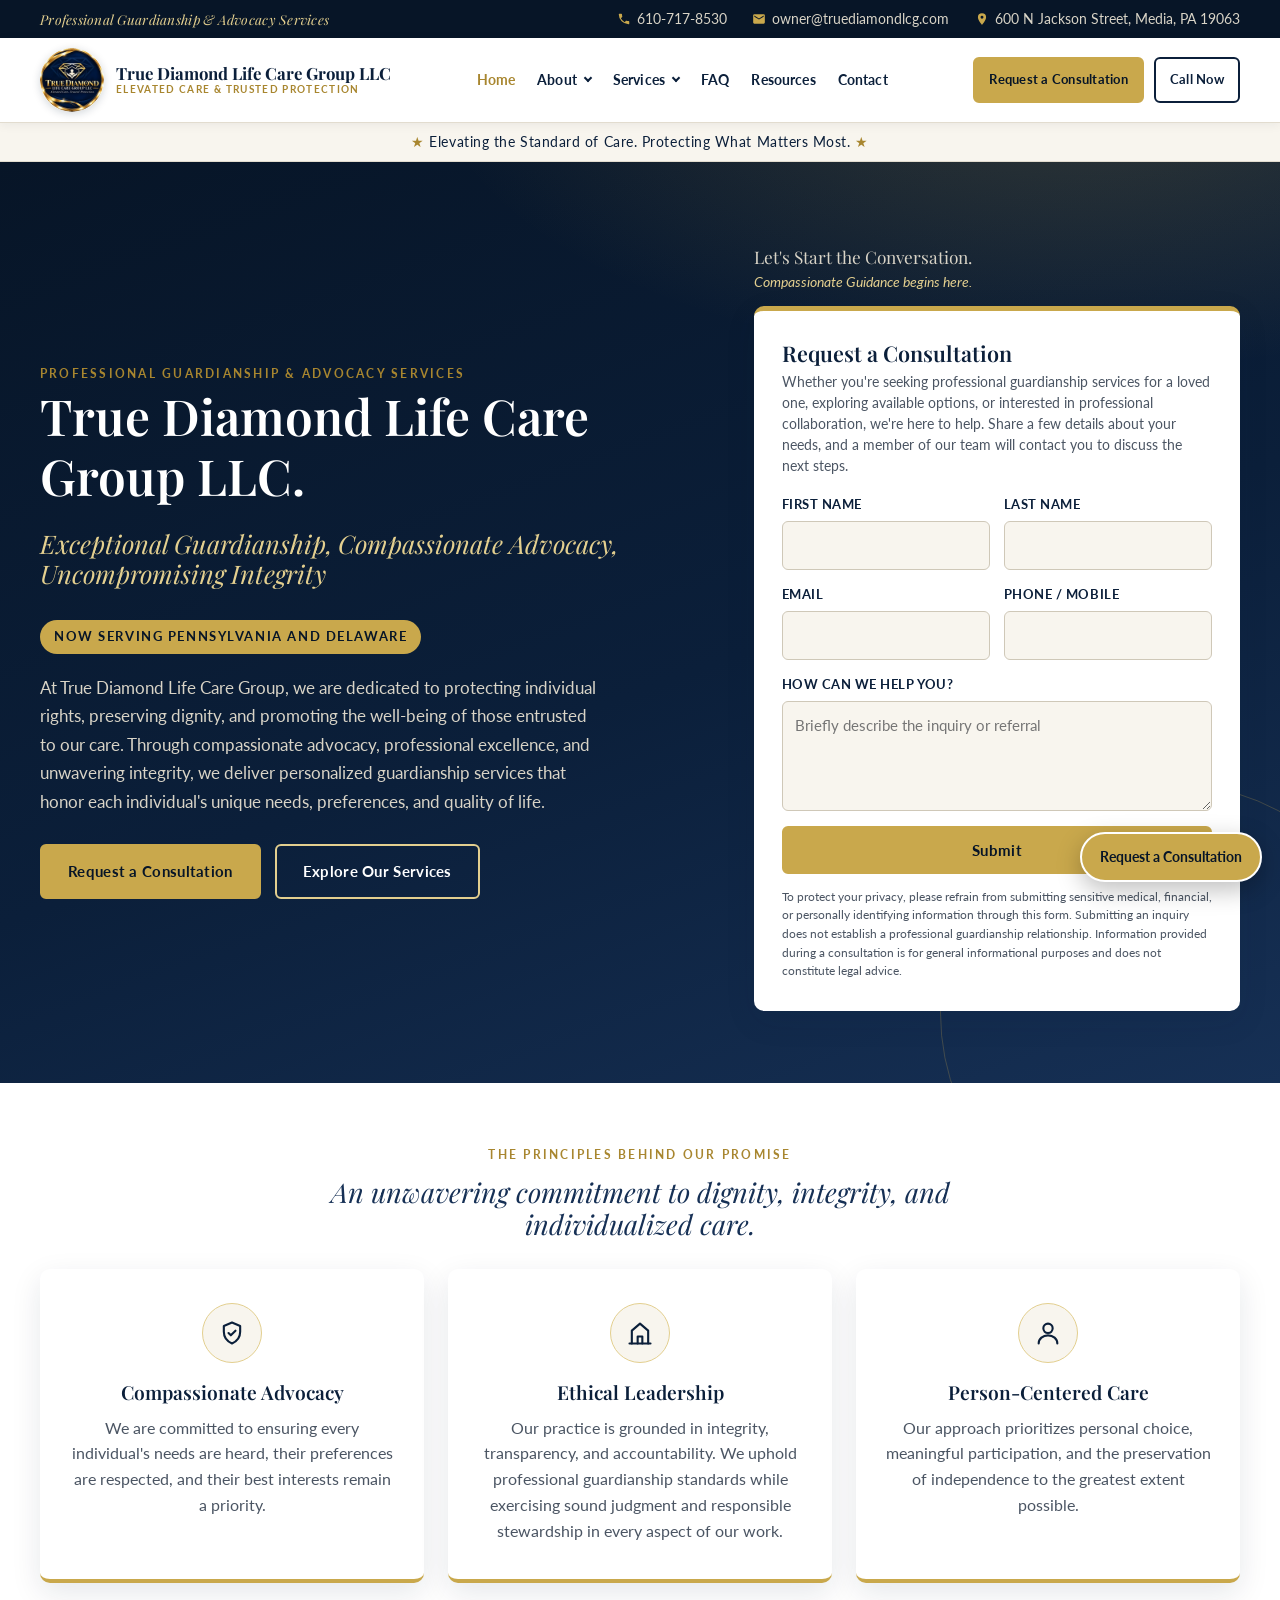
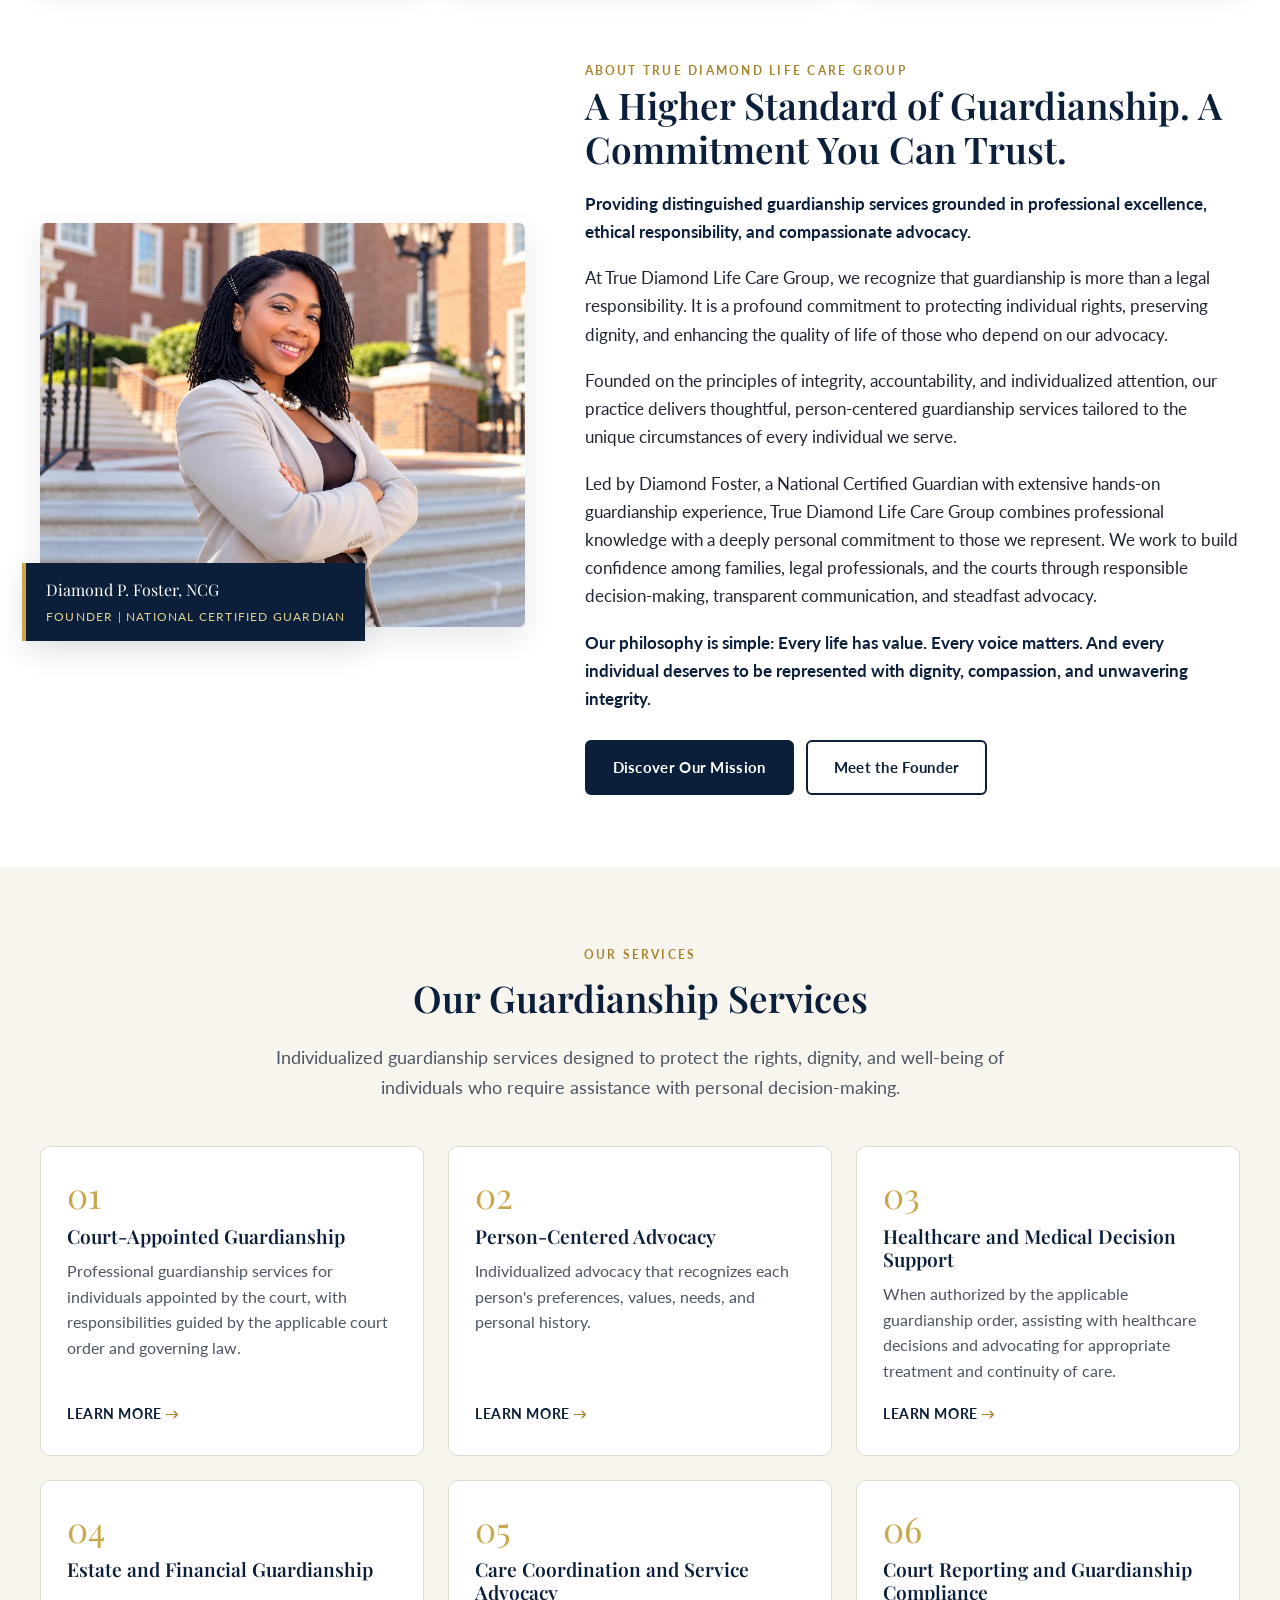
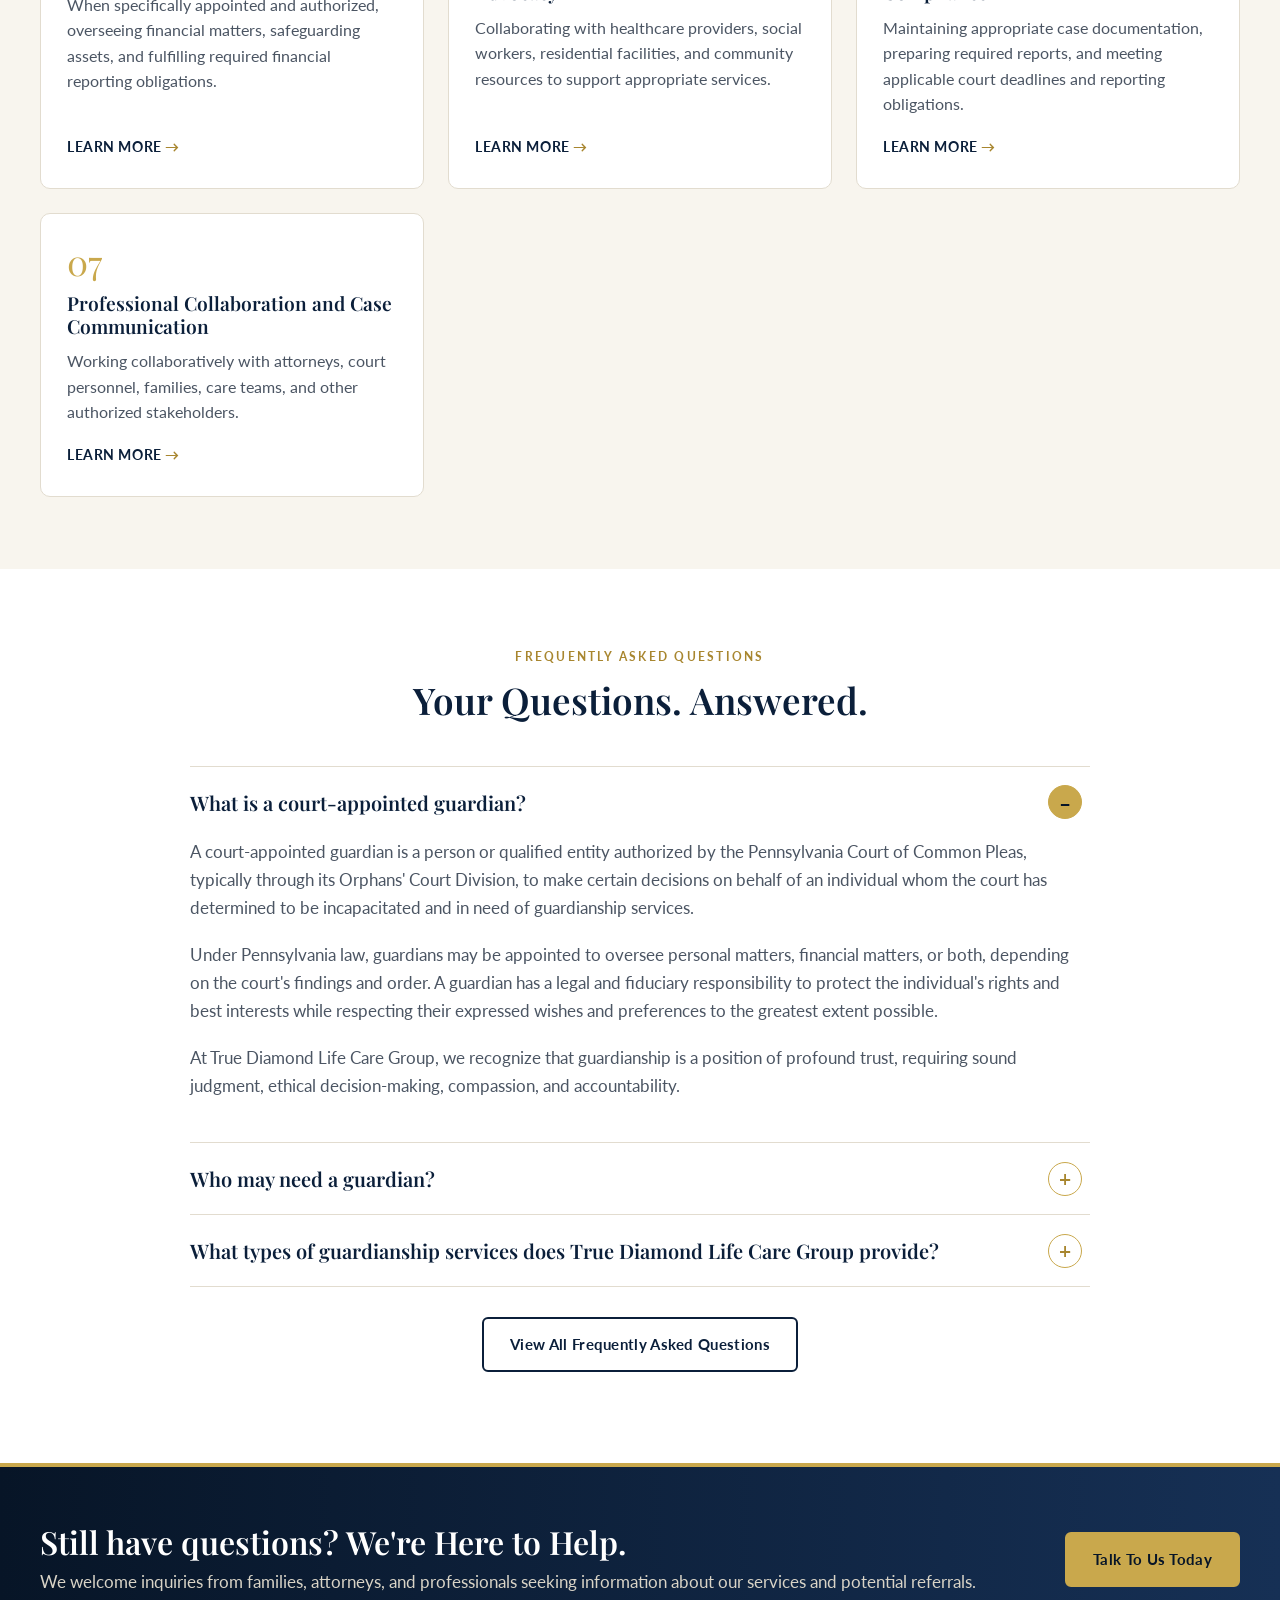
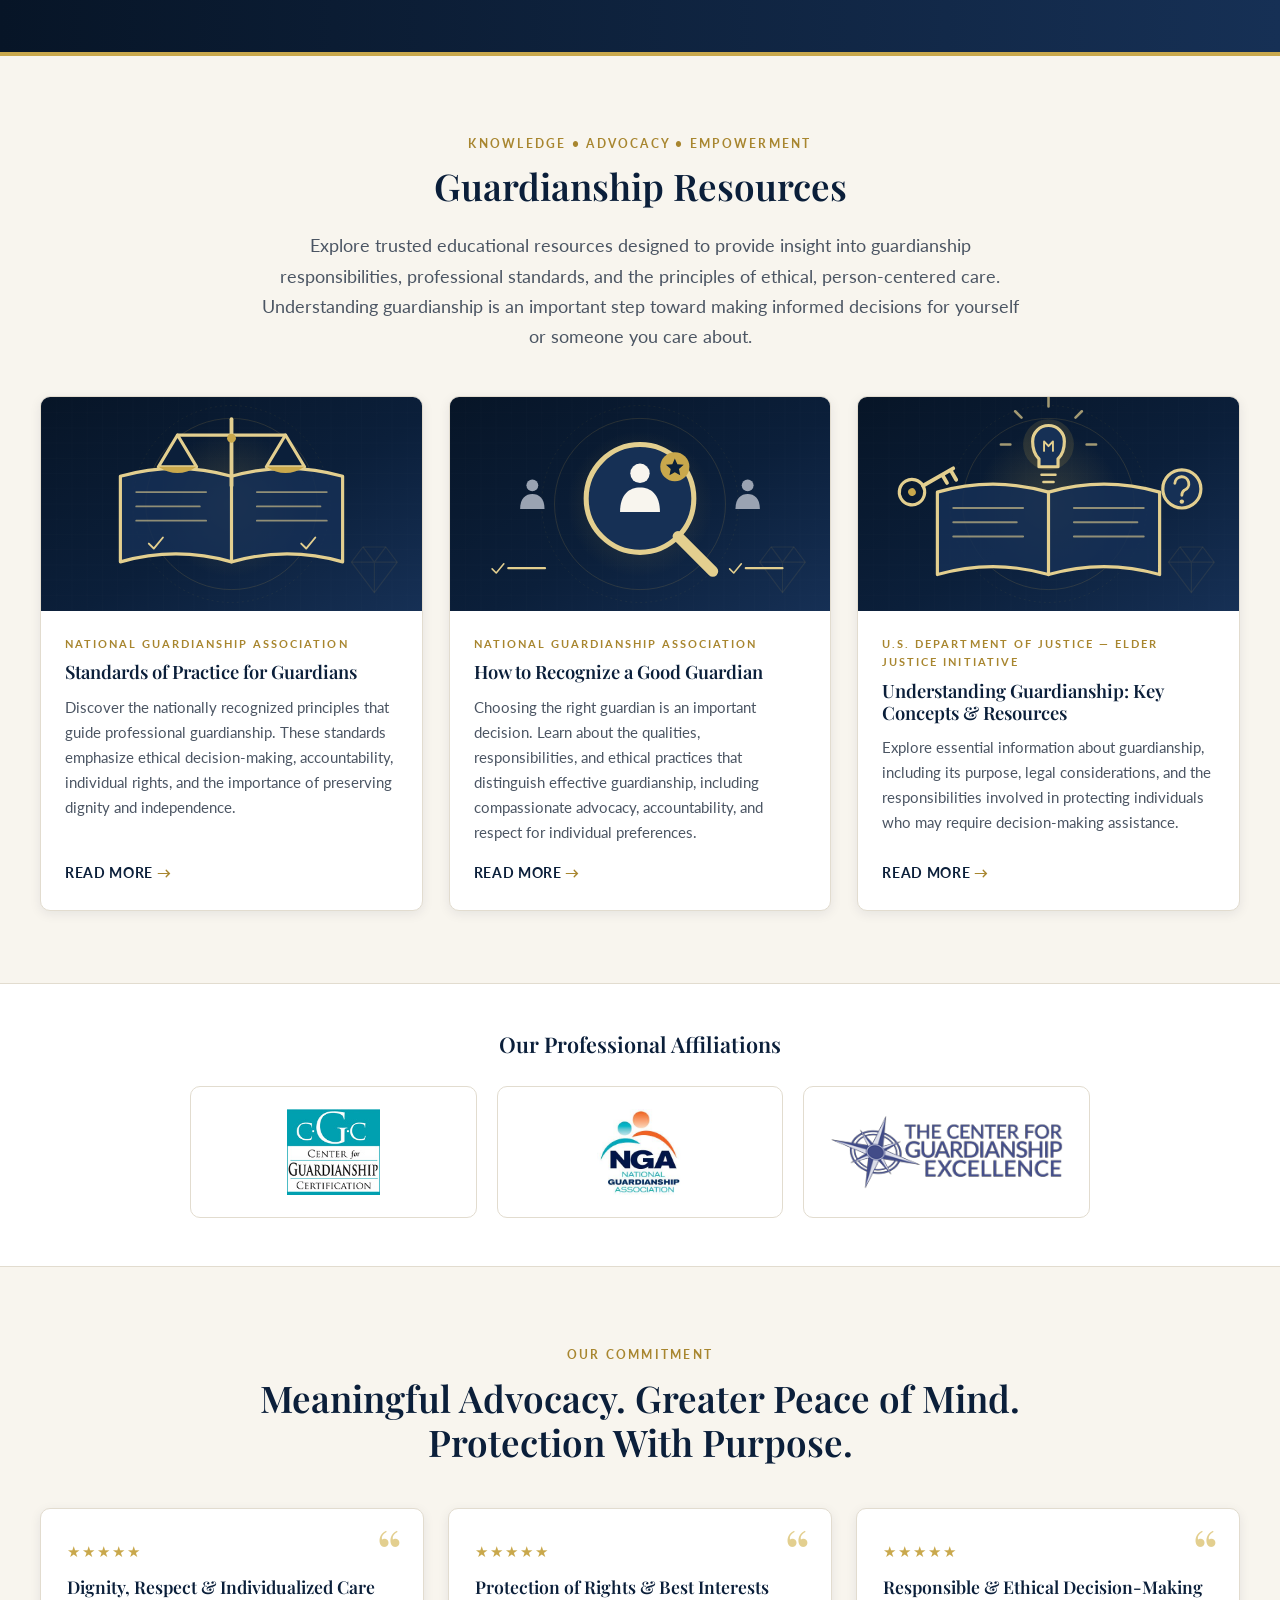
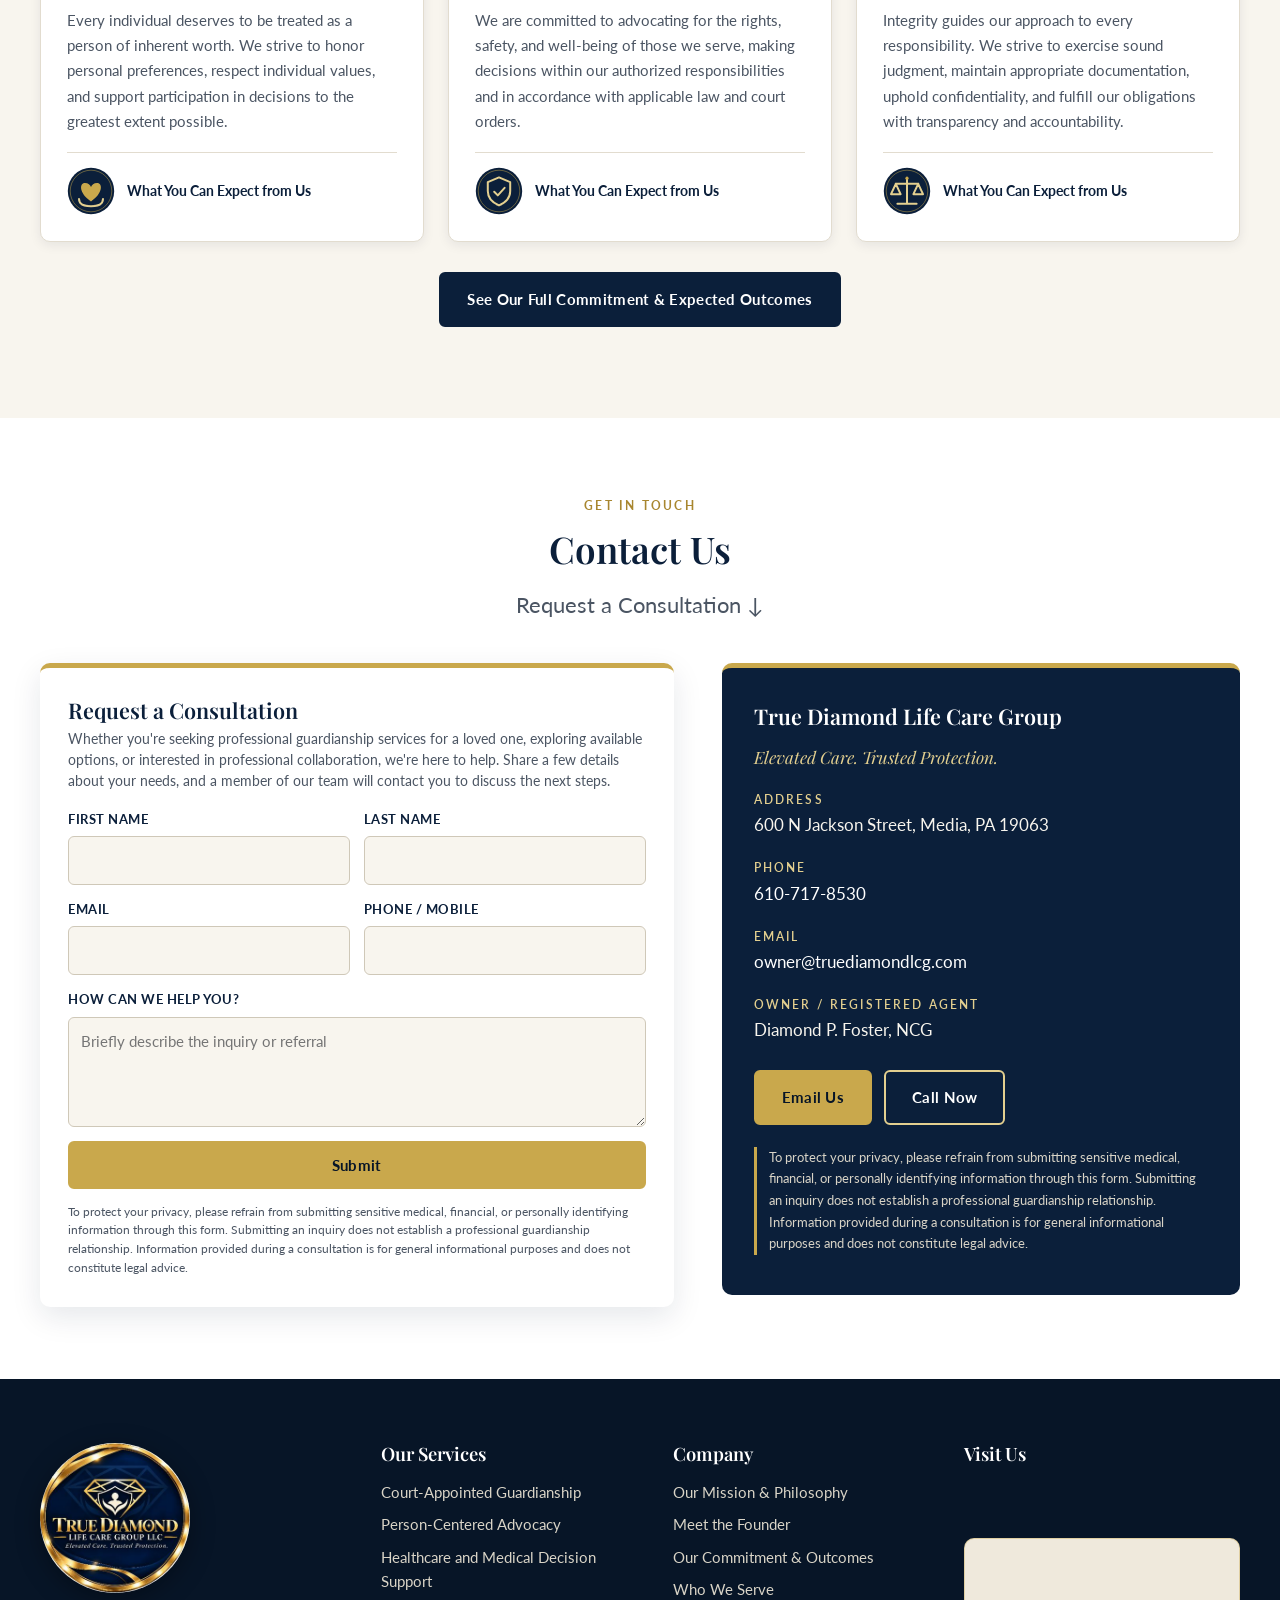
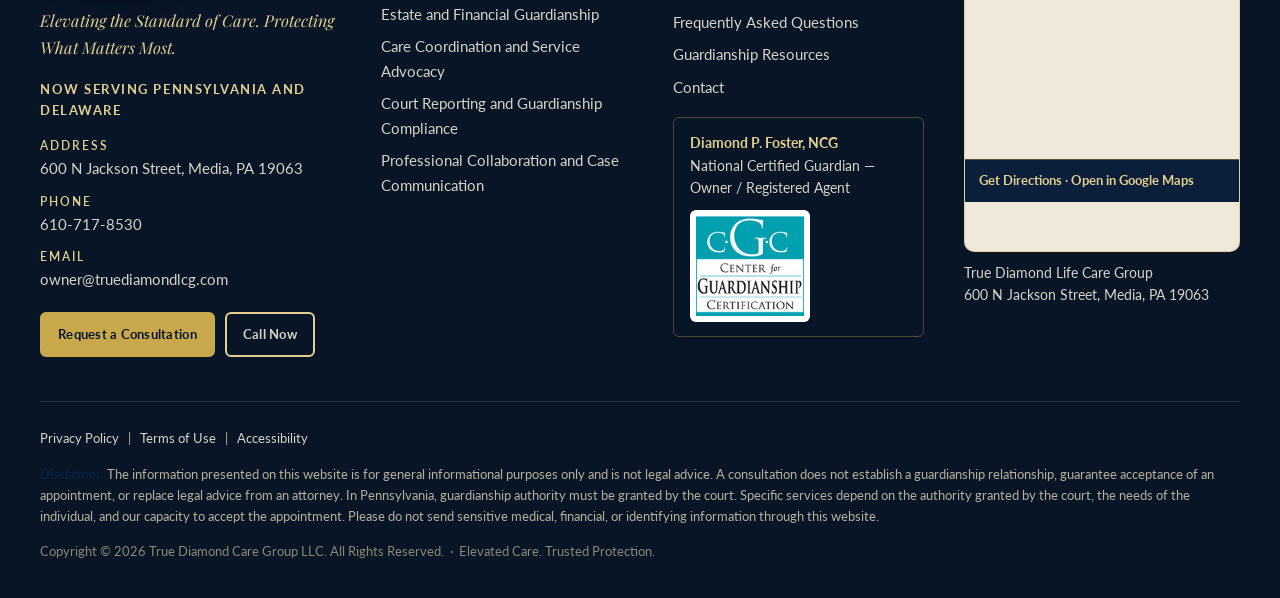
<file: site/index.html>
<!DOCTYPE html>
<html lang="en">
<head>
<meta charset="utf-8">
<meta name="viewport" content="width=device-width, initial-scale=1, viewport-fit=cover">
<meta name="theme-color" content="#0b1f3a">
<title>Elevated Care. Trusted Protection. | True Diamond Life Care Group</title>
<meta name="description" content="True Diamond Life Care Group provides professional guardianship and advocacy services, now serving Pennsylvania and Delaware. Elevated Care. Trusted Protection.">
<link rel="icon" type="image/png" href="assets/images/favicon.png">
<link rel="apple-touch-icon" href="assets/images/apple-touch-icon.png">
<link rel="preconnect" href="https://fonts.googleapis.com">
<link rel="preconnect" href="https://fonts.gstatic.com" crossorigin>
<link href="https://fonts.googleapis.com/css2?family=Lato:ital,wght@0,400;0,700;1,400&family=Playfair+Display:ital,wght@0,400;0,600;0,700;1,400&display=swap" rel="stylesheet">
<link rel="stylesheet" href="assets/style.css?v=55abed75">
</head>
<body>

<div class="topbar">
  <div class="container">
    <span class="tagline">Professional Guardianship &amp; Advocacy Services</span>
    <ul>
      <li><svg viewBox="0 0 24 24"><path d="M6.6 10.8a15.1 15.1 0 0 0 6.6 6.6l2.2-2.2a1 1 0 0 1 1-.25 11.4 11.4 0 0 0 3.6.57 1 1 0 0 1 1 1V20a1 1 0 0 1-1 1A17 17 0 0 1 3 4a1 1 0 0 1 1-1h3.5a1 1 0 0 1 1 1 11.4 11.4 0 0 0 .57 3.6 1 1 0 0 1-.25 1z"/></svg><a href="tel:+16107178530">610-717-8530</a></li>
      <li><svg viewBox="0 0 24 24"><path d="M20 4H4a2 2 0 0 0-2 2v12a2 2 0 0 0 2 2h16a2 2 0 0 0 2-2V6a2 2 0 0 0-2-2zm0 4-8 5-8-5V6l8 5 8-5z"/></svg><a href="mailto:owner@truediamondlcg.com">owner@truediamondlcg.com</a></li>
      <li><svg viewBox="0 0 24 24"><path d="M12 2a7 7 0 0 0-7 7c0 5.25 7 13 7 13s7-7.75 7-13a7 7 0 0 0-7-7zm0 9.5A2.5 2.5 0 1 1 12 6.5a2.5 2.5 0 0 1 0 5z"/></svg><span>600 N Jackson Street, Media, PA 19063</span></li>
    </ul>
  </div>
</div>
<header class="site-header">
  <div class="container">
    <a class="brand" href="index.html" aria-label="True Diamond Life Care Group home">
      <img class="brand-logo" src="assets/images/logo-160.png" srcset="assets/images/logo-160.png 1x, assets/images/logo-320.png 2x" alt="True Diamond Life Care Group logo" width="160" height="160">
      <span class="brand-text">
        <span class="brand-name">True Diamond Life Care Group LLC</span>
        <span class="brand-sub">Elevated Care &amp; Trusted Protection</span>
      </span>
    </a>
    <button class="nav-toggle" aria-label="Open menu" aria-expanded="false"><span></span><span></span><span></span></button>
    <nav class="nav" aria-label="Main">
      <ul>
        <li><a href="index.html">Home</a></li>
        <li class="has-sub"><a href="about.html">About</a>
          <ul class="sub">
            <li><a href="about.html">Our Mission &amp; Philosophy</a></li>
            <li><a href="founder.html">Meet the Founder</a></li>
            <li><a href="commitment.html">Our Commitment &amp; Outcomes</a></li>
          </ul>
        </li>
        <li class="has-sub"><a href="services.html">Services</a>
          <ul class="sub"><li><a href="services.html">All Guardianship Services</a></li><li><a href="service-court-appointed-guardianship.html">Court-Appointed Guardianship</a></li><li><a href="service-person-centered-advocacy.html">Person-Centered Advocacy</a></li><li><a href="service-healthcare-decision-support.html">Healthcare and Medical Decision Support</a></li><li><a href="service-estate-financial-guardianship.html">Estate and Financial Guardianship</a></li><li><a href="service-care-coordination.html">Care Coordination and Service Advocacy</a></li><li><a href="service-court-reporting-compliance.html">Court Reporting and Guardianship Compliance</a></li><li><a href="service-professional-collaboration.html">Professional Collaboration and Case Communication</a></li><li><a href="services.html#who-we-serve">Who We Serve</a></li><li><a href="commitment.html">Our Commitment &amp; Outcomes</a></li></ul>
        </li>
        <li><a href="faq.html">FAQ</a></li>
        <li><a href="resources.html">Resources</a></li>
        <li><a href="contact.html">Contact</a></li>
      </ul>
    </nav>
    <div class="header-cta">
      <a class="btn btn--gold" href="contact.html">Request a Consultation</a>
      <a class="btn btn--outline" href="tel:+16107178530">Call Now</a>
    </div>
  </div>
</header>
<div class="badge-strip"><span class="star">★</span> Elevating the Standard of Care. Protecting What Matters Most. <span class="star">★</span></div>

<main>

<section class="hero" id="top">
  <div class="container">
    <div>
      <span class="eyebrow">Professional Guardianship &amp; Advocacy Services</span>
      <h1>True Diamond Life Care Group LLC.</h1>
      <h2>Exceptional Guardianship, Compassionate Advocacy, Uncompromising Integrity</h2>
      <p class="serving">Now Serving Pennsylvania and Delaware</p>
      <p>At True Diamond Life Care Group, we are dedicated to protecting individual rights, preserving dignity, and promoting the well-being of those entrusted to our care. Through compassionate advocacy, professional excellence, and unwavering integrity, we deliver personalized guardianship services that honor each individual's unique needs, preferences, and quality of life.</p>
      <div class="hero-actions">
        <a class="btn btn--gold" href="contact.html">Request a Consultation</a>
        <a class="btn btn--outline-light" href="services.html">Explore Our Services</a>
      </div>
    </div>
    <div>
      <p class="hero-quote-label">Let's Start the Conversation.<br><small>Compassionate Guidance begins here.</small></p>
      
<div class="form-card">
  <h3>Request a Consultation</h3>
  <p class="form-note">Whether you're seeking professional guardianship services for a loved one, exploring available options, or interested in professional collaboration, we're here to help. Share a few details about your needs, and a member of our team will contact you to discuss the next steps.</p>
  <form class="js-form" action="https://api.web3forms.com/submit" method="POST">
    <input type="hidden" name="access_key" value="e3c2bf45-0c92-43a9-92f1-59910344c0c0">
    <input type="hidden" name="subject" value="New Consultation Request — True Diamond website">
    <input type="hidden" name="from_name" value="True Diamond Website">
    <input type="checkbox" name="botcheck" class="hidden" style="display:none" tabindex="-1" autocomplete="off">
    <div class="form-grid">
      <div class="field"><label for="h-fn">First Name</label><input id="h-fn" name="first_name" type="text" required></div>
      <div class="field"><label for="h-ln">Last Name</label><input id="h-ln" name="last_name" type="text" required></div>
      <div class="field"><label for="h-em">Email</label><input id="h-em" name="email" type="email" required></div>
      <div class="field"><label for="h-ph">Phone / Mobile</label><input id="h-ph" name="phone" type="tel"></div>
      <div class="field full"><label for="h-msg">How can we help you?</label><textarea id="h-msg" name="message" placeholder="Briefly describe the inquiry or referral"></textarea></div>
    </div>
    <button class="btn btn--gold btn--block" type="submit">Submit</button>
    <div class="form-success">Thank you. Your inquiry has been received and we will be in touch.</div>
    <div class="form-error">Sorry — your message could not be sent. Please email <a href="mailto:owner@truediamondlcg.com">owner@truediamondlcg.com</a> or call <a href="tel:+16107178530">610-717-8530</a>.</div>
  </form>
  <p class="form-disclaimer">To protect your privacy, please refrain from submitting sensitive medical, financial, or personally identifying information through this form. Submitting an inquiry does not establish a professional guardianship relationship. Information provided during a consultation is for general informational purposes and does not constitute legal advice.</p>
</div>
    </div>
  </div>
</section>

<section class="features">
  <div class="container">
    <div class="section-head section-head--tight">
      <span class="eyebrow">The Principles Behind Our Promise</span>
      <h2>An unwavering commitment to dignity, integrity, and individualized care.</h2>
    </div>
    <div class="feature-grid">
      <div class="feature">
        <div class="feature-icon"><svg viewBox="0 0 24 24"><path d="M12 3l7 3v5c0 5-3.5 8.5-7 10-3.5-1.5-7-5-7-10V6l7-3z"/><path d="M9 12l2 2 4-4"/></svg></div>
        <h3>Compassionate Advocacy</h3>
        <p>We are committed to ensuring every individual's needs are heard, their preferences are respected, and their best interests remain a priority.</p>
      </div>
      <div class="feature">
        <div class="feature-icon"><svg viewBox="0 0 24 24"><path d="M3 21h18"/><path d="M5 21V10l7-6 7 6v11"/><path d="M10 21v-6h4v6"/></svg></div>
        <h3>Ethical Leadership</h3>
        <p>Our practice is grounded in integrity, transparency, and accountability. We uphold professional guardianship standards while exercising sound judgment and responsible stewardship in every aspect of our work.</p>
      </div>
      <div class="feature">
        <div class="feature-icon"><svg viewBox="0 0 24 24"><circle cx="12" cy="8" r="4"/><path d="M4 21c0-4 3.6-7 8-7s8 3 8 7"/></svg></div>
        <h3>Person-Centered Care</h3>
        <p>Our approach prioritizes personal choice, meaningful participation, and the preservation of independence to the greatest extent possible.</p>
      </div>
    </div>
  </div>
</section>

<section class="section" id="about">
  <div class="container">
    <div class="about-grid">
      <div class="about-media">
        <img class="founder-img " src="assets/images/founder.jpg" srcset="assets/images/founder-800.jpg 800w, assets/images/founder.jpg 1374w" sizes="(max-width: 980px) 100vw, 40vw" alt="Diamond Foster, Founder of True Diamond Life Care Group" width="1374" height="1145" loading="lazy" decoding="async">
        <div class="caption">Diamond P. Foster, NCG<small>Founder | National Certified Guardian</small></div>
      </div>
      <div class="about-text">
        <span class="eyebrow">About True Diamond Life Care Group</span>
        <h2>A Higher Standard of Guardianship. A Commitment You Can Trust.</h2>
        <p><strong>Providing distinguished guardianship services grounded in professional excellence, ethical responsibility, and compassionate advocacy.</strong></p>
        <p>At True Diamond Life Care Group, we recognize that guardianship is more than a legal responsibility. It is a profound commitment to protecting individual rights, preserving dignity, and enhancing the quality of life of those who depend on our advocacy.</p>
        <p>Founded on the principles of integrity, accountability, and individualized attention, our practice delivers thoughtful, person-centered guardianship services tailored to the unique circumstances of every individual we serve.</p>
        <p>Led by Diamond Foster, a National Certified Guardian with extensive hands-on guardianship experience, True Diamond Life Care Group combines professional knowledge with a deeply personal commitment to those we represent. We work to build confidence among families, legal professionals, and the courts through responsible decision-making, transparent communication, and steadfast advocacy.</p>
        <p><strong>Our philosophy is simple: Every life has value. Every voice matters. And every individual deserves to be represented with dignity, compassion, and unwavering integrity.</strong></p>
        <a class="btn btn--navy" href="about.html">Discover Our Mission</a>
        <a class="btn btn--outline" href="founder.html" style="margin-left:8px">Meet the Founder</a>
      </div>
    </div>
  </div>
</section>

<section class="section section--ivory" id="services">
  <div class="container">
    <div class="section-head">
      <span class="eyebrow">Our Services</span>
      <h2>Our Guardianship Services</h2>
      <p class="lead">Individualized guardianship services designed to protect the rights, dignity, and well-being of individuals who require assistance with personal decision-making.</p>
    </div>
    <div class="service-grid">
<a class="service-card" href="service-court-appointed-guardianship.html">
  <div class="num">01</div>
  <h3>Court-Appointed Guardianship</h3>
  <p>Professional guardianship services for individuals appointed by the court, with responsibilities guided by the applicable court order and governing law.</p>
  <span class="more">Learn more</span>
</a>
<a class="service-card" href="service-person-centered-advocacy.html">
  <div class="num">02</div>
  <h3>Person-Centered Advocacy</h3>
  <p>Individualized advocacy that recognizes each person's preferences, values, needs, and personal history.</p>
  <span class="more">Learn more</span>
</a>
<a class="service-card" href="service-healthcare-decision-support.html">
  <div class="num">03</div>
  <h3>Healthcare and Medical Decision Support</h3>
  <p>When authorized by the applicable guardianship order, assisting with healthcare decisions and advocating for appropriate treatment and continuity of care.</p>
  <span class="more">Learn more</span>
</a>
<a class="service-card" href="service-estate-financial-guardianship.html">
  <div class="num">04</div>
  <h3>Estate and Financial Guardianship</h3>
  <p>When specifically appointed and authorized, overseeing financial matters, safeguarding assets, and fulfilling required financial reporting obligations.</p>
  <span class="more">Learn more</span>
</a>
<a class="service-card" href="service-care-coordination.html">
  <div class="num">05</div>
  <h3>Care Coordination and Service Advocacy</h3>
  <p>Collaborating with healthcare providers, social workers, residential facilities, and community resources to support appropriate services.</p>
  <span class="more">Learn more</span>
</a>
<a class="service-card" href="service-court-reporting-compliance.html">
  <div class="num">06</div>
  <h3>Court Reporting and Guardianship Compliance</h3>
  <p>Maintaining appropriate case documentation, preparing required reports, and meeting applicable court deadlines and reporting obligations.</p>
  <span class="more">Learn more</span>
</a>
<a class="service-card" href="service-professional-collaboration.html">
  <div class="num">07</div>
  <h3>Professional Collaboration and Case Communication</h3>
  <p>Working collaboratively with attorneys, court personnel, families, care teams, and other authorized stakeholders.</p>
  <span class="more">Learn more</span>
</a></div>
  </div>
</section>

<section class="section">
  <div class="container">
    <div class="section-head">
      <span class="eyebrow">Frequently Asked Questions</span>
      <h2>Your Questions. Answered.</h2>
    </div>
    <div class="faq-list">
<div class="faq-item open">
  <button class="faq-q" aria-expanded="true">What is a court-appointed guardian?</button>
  <div class="faq-a">
<p>A court-appointed guardian is a person or qualified entity authorized by the Pennsylvania Court of Common Pleas, typically through its Orphans' Court Division, to make certain decisions on behalf of an individual whom the court has determined to be incapacitated and in need of guardianship services.</p>
<p>Under Pennsylvania law, guardians may be appointed to oversee personal matters, financial matters, or both, depending on the court's findings and order. A guardian has a legal and fiduciary responsibility to protect the individual's rights and best interests while respecting their expressed wishes and preferences to the greatest extent possible.</p>
<p>At True Diamond Life Care Group, we recognize that guardianship is a position of profound trust, requiring sound judgment, ethical decision-making, compassion, and accountability.</p></div>
</div>
<div class="faq-item">
  <button class="faq-q" aria-expanded="false">Who may need a guardian?</button>
  <div class="faq-a">
<p>Under Pennsylvania law, an adult may need a guardian when a court determines, based on clear and convincing evidence, that a condition or disability impairs their ability to make or communicate decisions and that guardianship services are necessary to meet their essential needs or protect their financial resources.</p>
<p>The court must consider the individual's functional abilities, available support systems, and less restrictive alternatives before appointing a guardian. A diagnosis, disability, or residence in a care facility does not automatically establish the need for guardianship.</p>
<p>True Diamond Life Care Group is committed to recognizing everyone's unique circumstances and fully respecting their right to independence and self-determination permitted by law.</p></div>
</div>
<div class="faq-item">
  <button class="faq-q" aria-expanded="false">What types of guardianship services does True Diamond Life Care Group provide?</button>
  <div class="faq-a">
<p>True Diamond Life Care Group focuses on professional, person-centered guardianship and advocacy. Depending on the appointment, authorization, and availability of services, our intended service areas include:</p>
<ul>
<li><strong>Guardianship of the Person:</strong> Supporting personal care, living arrangements, healthcare coordination, and other matters authorized by the court.</li>
<li><strong>Guardianship of the Estate:</strong> Managing financial affairs, safeguarding assets, monitoring income and expenditures, and maintaining appropriate records when appointed and authorized.</li>
<li><strong>Person-Centered Advocacy:</strong> Promoting individual rights, preferences, dignity, and participation in decisions.</li>
<li><strong>Care Coordination:</strong> Communicating with healthcare providers, residential facilities, social workers, and other authorized professionals to help address an individual's needs.</li>
<li><strong>Court Reporting and Compliance:</strong> Maintaining appropriate records and completing required guardianship reports and filings.</li>
<li><strong>Professional Collaboration:</strong> Coordinating with attorneys, court personnel, families, and other relevant parties when appropriate and legally authorized.</li>
</ul>
<p>Specific services depend on the authority granted by the court, the needs of the individual, and our capacity to accept the appointment. Please <a href="contact.html">contact us</a> to discuss a potential referral.</p></div>
</div></div>
    <p style="text-align:center;margin-top:30px"><a class="btn btn--outline" href="faq.html">View All Frequently Asked Questions</a></p>
  </div>
</section>

<section class="cta-band">
  <div class="container">
    <div>
      <h2>Still have questions? We're Here to Help.</h2>
      <p>We welcome inquiries from families, attorneys, and professionals seeking information about our services and potential referrals.</p>
    </div>
    <a class="btn btn--gold" href="contact.html">Talk To Us Today</a>
  </div>
</section>

<section class="section section--ivory">
  <div class="container">
    <div class="section-head">
      <span class="eyebrow">Knowledge • Advocacy • Empowerment</span>
      <h2>Guardianship <a href="resources.html">Resources</a></h2>
      <p class="lead">Explore trusted educational resources designed to provide insight into guardianship responsibilities, professional standards, and the principles of ethical, person-centered care. Understanding guardianship is an important step toward making informed decisions for yourself or someone you care about.</p>
    </div>
    <div class="card-grid">
<article class="post-card">
  <img class="illus illus--card" src="assets/images/illus/article-standards.svg" alt="Standards of Practice for Guardians" loading="lazy" decoding="async">
  <div class="post-body">
    <span class="eyebrow">National Guardianship Association</span>
    <h3><a href="https://www.guardianship.org/standards/" target="_blank" rel="noopener">Standards of Practice for Guardians</a></h3>
    <p>Discover the nationally recognized principles that guide professional guardianship. These standards emphasize ethical decision-making, accountability, individual rights, and the importance of preserving dignity and independence.</p>
    <a class="more" href="https://www.guardianship.org/standards/" target="_blank" rel="noopener">Read More</a>
  </div>
</article>
<article class="post-card">
  <img class="illus illus--card" src="assets/images/illus/article-recognize.svg" alt="How to Recognize a Good Guardian" loading="lazy" decoding="async">
  <div class="post-body">
    <span class="eyebrow">National Guardianship Association</span>
    <h3><a href="https://www.guardianship.org/guardianship-resources/" target="_blank" rel="noopener">How to Recognize a Good Guardian</a></h3>
    <p>Choosing the right guardian is an important decision. Learn about the qualities, responsibilities, and ethical practices that distinguish effective guardianship, including compassionate advocacy, accountability, and respect for individual preferences.</p>
    <a class="more" href="https://www.guardianship.org/guardianship-resources/" target="_blank" rel="noopener">Read More</a>
  </div>
</article>
<article class="post-card">
  <img class="illus illus--card" src="assets/images/illus/article-understanding.svg" alt="Understanding Guardianship: Key Concepts &amp;amp; Resources" loading="lazy" decoding="async">
  <div class="post-body">
    <span class="eyebrow">U.S. Department of Justice — Elder Justice Initiative</span>
    <h3><a href="https://www.justice.gov/elderjustice/guardianship-key-concepts-and-resources" target="_blank" rel="noopener">Understanding Guardianship: Key Concepts &amp; Resources</a></h3>
    <p>Explore essential information about guardianship, including its purpose, legal considerations, and the responsibilities involved in protecting individuals who may require decision-making assistance.</p>
    <a class="more" href="https://www.justice.gov/elderjustice/guardianship-key-concepts-and-resources" target="_blank" rel="noopener">Read More</a>
  </div>
</article></div>
  </div>
</section>


<section class="logo-strip">
  <div class="container">
    <h2>Our Professional Affiliations</h2>
    <div class="logo-row logo-row--3">
      <div class="affil"><img src="assets/images/affil-cgc.png" alt="Center for Guardianship Certification" loading="lazy" decoding="async"></div><div class="affil"><img src="assets/images/affil-nga.png" alt="National Guardianship Association" loading="lazy" decoding="async"></div><div class="affil"><img src="assets/images/affil-cge.png" alt="The Center for Guardianship Excellence" loading="lazy" decoding="async"></div>
    </div>
  </div>
</section>
<section class="section section--ivory">
  <div class="container">
    <div class="section-head">
      <span class="eyebrow">Our Commitment</span>
      <h2>Meaningful Advocacy. Greater Peace of Mind. Protection With Purpose.</h2>
    </div>
    <div class="testi-grid">
<article class="testi">
  <div class="stars">★★★★★</div>
  <h3>Dignity, Respect &amp; Individualized Care</h3>
  <p>Every individual deserves to be treated as a person of inherent worth. We strive to honor personal preferences, respect individual values, and support participation in decisions to the greatest extent possible.</p>
  <div class="who"><img class="illus illus--avatar" src="assets/images/illus/value-dignity.svg" alt="Dignity, Respect &amp;amp; Individualized Care" loading="lazy" decoding="async"><span>What You Can Expect from Us</span></div>
</article>
<article class="testi">
  <div class="stars">★★★★★</div>
  <h3>Protection of Rights &amp; Best Interests</h3>
  <p>We are committed to advocating for the rights, safety, and well-being of those we serve, making decisions within our authorized responsibilities and in accordance with applicable law and court orders.</p>
  <div class="who"><img class="illus illus--avatar" src="assets/images/illus/value-rights.svg" alt="Protection of Rights &amp;amp; Best Interests" loading="lazy" decoding="async"><span>What You Can Expect from Us</span></div>
</article>
<article class="testi">
  <div class="stars">★★★★★</div>
  <h3>Responsible &amp; Ethical Decision-Making</h3>
  <p>Integrity guides our approach to every responsibility. We strive to exercise sound judgment, maintain appropriate documentation, uphold confidentiality, and fulfill our obligations with transparency and accountability.</p>
  <div class="who"><img class="illus illus--avatar" src="assets/images/illus/value-ethics.svg" alt="Responsible &amp;amp; Ethical Decision-Making" loading="lazy" decoding="async"><span>What You Can Expect from Us</span></div>
</article></div>
    <p style="text-align:center;margin-top:30px"><a class="btn btn--navy" href="commitment.html">See Our Full Commitment &amp; Expected Outcomes</a></p>
  </div>
</section>
<section class="section" id="contact">
  <div class="container">
    <div class="section-head">
      <span class="eyebrow">Get in touch</span>
      <h2>Contact Us</h2>
      <h3 style="font-family:var(--font-body);font-weight:400;color:var(--ink-soft)">Request a Consultation ↓</h3>
    </div>
    <div class="contact-grid">
      
<div class="form-card">
  <h3>Request a Consultation</h3>
  <p class="form-note">Whether you're seeking professional guardianship services for a loved one, exploring available options, or interested in professional collaboration, we're here to help. Share a few details about your needs, and a member of our team will contact you to discuss the next steps.</p>
  <form class="js-form" action="https://api.web3forms.com/submit" method="POST">
    <input type="hidden" name="access_key" value="e3c2bf45-0c92-43a9-92f1-59910344c0c0">
    <input type="hidden" name="subject" value="New Consultation Request — True Diamond website">
    <input type="hidden" name="from_name" value="True Diamond Website">
    <input type="checkbox" name="botcheck" class="hidden" style="display:none" tabindex="-1" autocomplete="off">
    <div class="form-grid">
      <div class="field"><label for="c-fn">First Name</label><input id="c-fn" name="first_name" type="text" required></div>
      <div class="field"><label for="c-ln">Last Name</label><input id="c-ln" name="last_name" type="text" required></div>
      <div class="field"><label for="c-em">Email</label><input id="c-em" name="email" type="email" required></div>
      <div class="field"><label for="c-ph">Phone / Mobile</label><input id="c-ph" name="phone" type="tel"></div>
      <div class="field full"><label for="c-msg">How can we help you?</label><textarea id="c-msg" name="message" placeholder="Briefly describe the inquiry or referral"></textarea></div>
    </div>
    <button class="btn btn--gold btn--block" type="submit">Submit</button>
    <div class="form-success">Thank you. Your inquiry has been received and we will be in touch.</div>
    <div class="form-error">Sorry — your message could not be sent. Please email <a href="mailto:owner@truediamondlcg.com">owner@truediamondlcg.com</a> or call <a href="tel:+16107178530">610-717-8530</a>.</div>
  </form>
  <p class="form-disclaimer">To protect your privacy, please refrain from submitting sensitive medical, financial, or personally identifying information through this form. Submitting an inquiry does not establish a professional guardianship relationship. Information provided during a consultation is for general informational purposes and does not constitute legal advice.</p>
</div>
      <div class="contact-info">
        <h3>True Diamond Life Care Group</h3>
        <p style="color:var(--gold-soft);font-family:var(--font-head);font-style:italic">Elevated Care. Trusted Protection.</p>
        <h4>Address</h4>
        <p>600 N Jackson Street, Media, PA 19063</p>
        <h4>Phone</h4>
        <p><a href="tel:+16107178530">610-717-8530</a></p>
        <h4>Email</h4>
        <p><a href="mailto:owner@truediamondlcg.com">owner@truediamondlcg.com</a></p>
        <h4>Owner / Registered Agent</h4>
        <p>Diamond P. Foster, NCG</p>
        <a class="btn btn--gold" href="mailto:owner@truediamondlcg.com">Email Us</a>
        <a class="btn btn--outline-light" href="tel:+16107178530">Call Now</a>
        <p class="privacy-note">To protect your privacy, please refrain from submitting sensitive medical, financial, or personally identifying information through this form. Submitting an inquiry does not establish a professional guardianship relationship. Information provided during a consultation is for general informational purposes and does not constitute legal advice.</p>
      </div>
    </div>
  </div>
</section>

</main>

<footer class="site-footer">
  <div class="container">
    <div class="footer-main">
      <div class="footer-brand">
        <a class="brand brand--footer" href="index.html"><img class="brand-logo brand-logo--lg" src="assets/images/logo-320.png" alt="True Diamond Life Care Group logo" width="320" height="320" loading="lazy"></a>
        <p class="tag">Elevating the Standard of Care. Protecting What Matters Most.</p>
        <p class="serving-footer">Now Serving Pennsylvania and Delaware</p>
        <h5>Address</h5><p>600 N Jackson Street, Media, PA 19063</p>
        <h5>Phone</h5><p><a href="tel:+16107178530">610-717-8530</a></p>
        <h5>Email</h5><p><a href="mailto:owner@truediamondlcg.com">owner@truediamondlcg.com</a></p>
        <div style="margin-top:16px">
          <a class="btn btn--gold" href="contact.html">Request a Consultation</a>
          <a class="btn btn--outline-light" href="tel:+16107178530">Call Now</a>
        </div>
      </div>
      <div>
        <h4>Our Services</h4>
        <ul><li><a href="service-court-appointed-guardianship.html">Court-Appointed Guardianship</a></li><li><a href="service-person-centered-advocacy.html">Person-Centered Advocacy</a></li><li><a href="service-healthcare-decision-support.html">Healthcare and Medical Decision Support</a></li><li><a href="service-estate-financial-guardianship.html">Estate and Financial Guardianship</a></li><li><a href="service-care-coordination.html">Care Coordination and Service Advocacy</a></li><li><a href="service-court-reporting-compliance.html">Court Reporting and Guardianship Compliance</a></li><li><a href="service-professional-collaboration.html">Professional Collaboration and Case Communication</a></li></ul>
      </div>
      <div>
        <h4>Company</h4>
        <ul>
          <li><a href="about.html">Our Mission &amp; Philosophy</a></li>
          <li><a href="founder.html">Meet the Founder</a></li>
          <li><a href="commitment.html">Our Commitment &amp; Outcomes</a></li>
          <li><a href="services.html#who-we-serve">Who We Serve</a></li>
          <li><a href="faq.html">Frequently Asked Questions</a></li>
          <li><a href="resources.html">Guardianship Resources</a></li>
          <li><a href="contact.html">Contact</a></li>
        </ul>
        <div class="footer-cred">
          <strong>Diamond P. Foster, NCG</strong>
          National Certified Guardian — Owner / Registered Agent
          <div style="margin-top:10px"><img class="cert-badge" src="assets/images/affil-cgc.png" alt="Center for Guardianship Certification"></div>
        </div>
      </div>
      <div class="footer-map">
        <h4>Visit Us</h4>
        <div class="gmap gmap--footer">
  <iframe src="https://maps.google.com/maps?q=600+N+Jackson+Street,+Media,+PA+19063&z=15&output=embed" width="100%" height="220" style="border:0" loading="lazy" allowfullscreen referrerpolicy="no-referrer-when-downgrade" title="Map of 600 N Jackson Street, Media, PA 19063"></iframe>
  <div class="gmap-links"><a href="https://www.google.com/maps/dir/?api=1&destination=600+N+Jackson+Street,+Media,+PA+19063" target="_blank" rel="noopener">Get Directions</a> · <a href="https://www.google.com/maps/search/?api=1&query=600+N+Jackson+Street,+Media,+PA+19063" target="_blank" rel="noopener">Open in Google Maps</a></div>
</div>
        <p class="addr">True Diamond Life Care Group<br>600 N Jackson Street, Media, PA 19063</p>
      </div>
    </div>
    <div class="footer-legal">
      <p class="policy"><a href="#">Privacy Policy</a> | <a href="#">Terms of Use</a> | <a href="#">Accessibility</a></p>
      <p class="disclaimer"><strong>Disclaimer:</strong> The information presented on this website is for general informational purposes only and is not legal advice. A consultation does not establish a guardianship relationship, guarantee acceptance of an appointment, or replace legal advice from an attorney. In Pennsylvania, guardianship authority must be granted by the court. Specific services depend on the authority granted by the court, the needs of the individual, and our capacity to accept the appointment. Please do not send sensitive medical, financial, or identifying information through this website.</p>
      <p class="copy">Copyright © <span data-year>2026</span> True Diamond Care Group LLC. All Rights Reserved. &nbsp;·&nbsp; Elevated Care. Trusted Protection.</p>
    </div>
  </div>
</footer>
<a class="float-cta" href="contact.html">Request a Consultation</a>
<div class="mobile-bar" role="navigation" aria-label="Quick actions">
  <a class="btn btn--outline" href="tel:+16107178530">Call Now</a>
  <a class="btn btn--gold" href="contact.html">Request a Consultation</a>
</div>

<script src="assets/main.js?v=4a3849b5"></script>
</body>
</html>
</file>
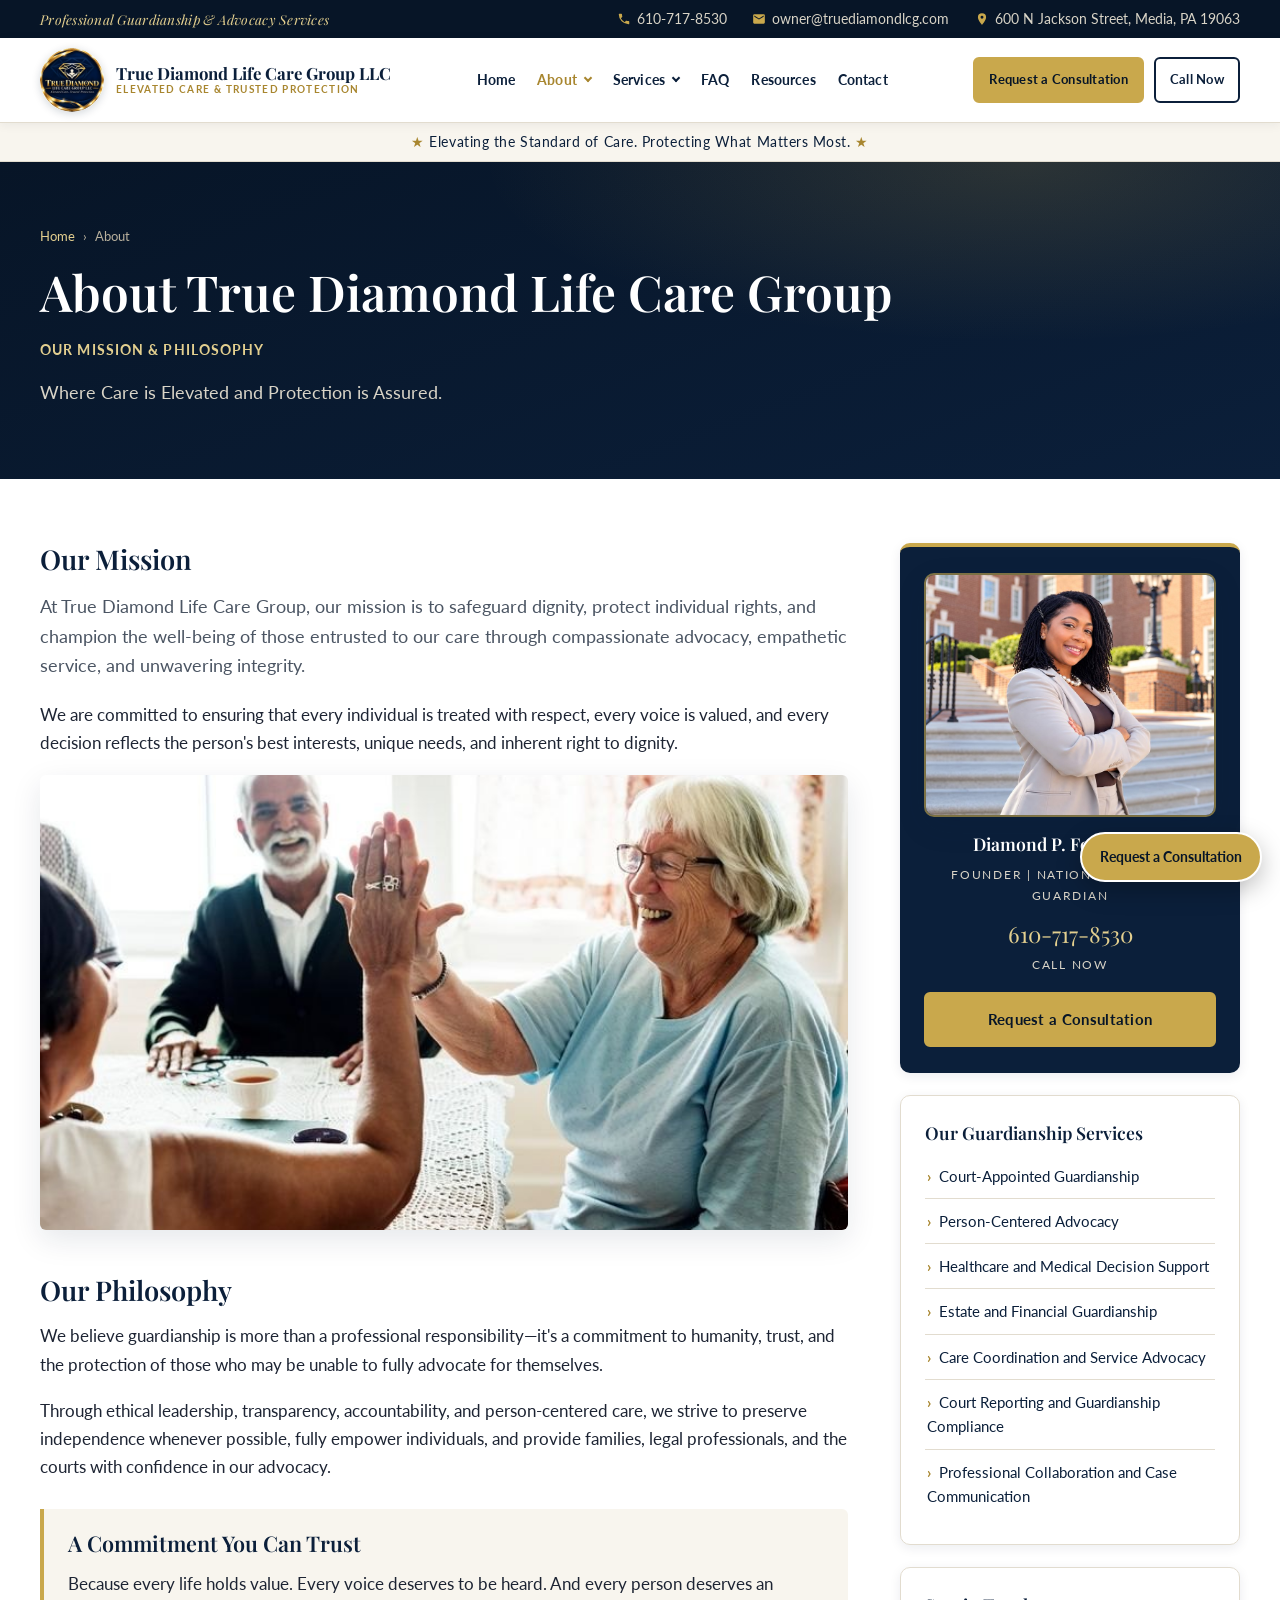
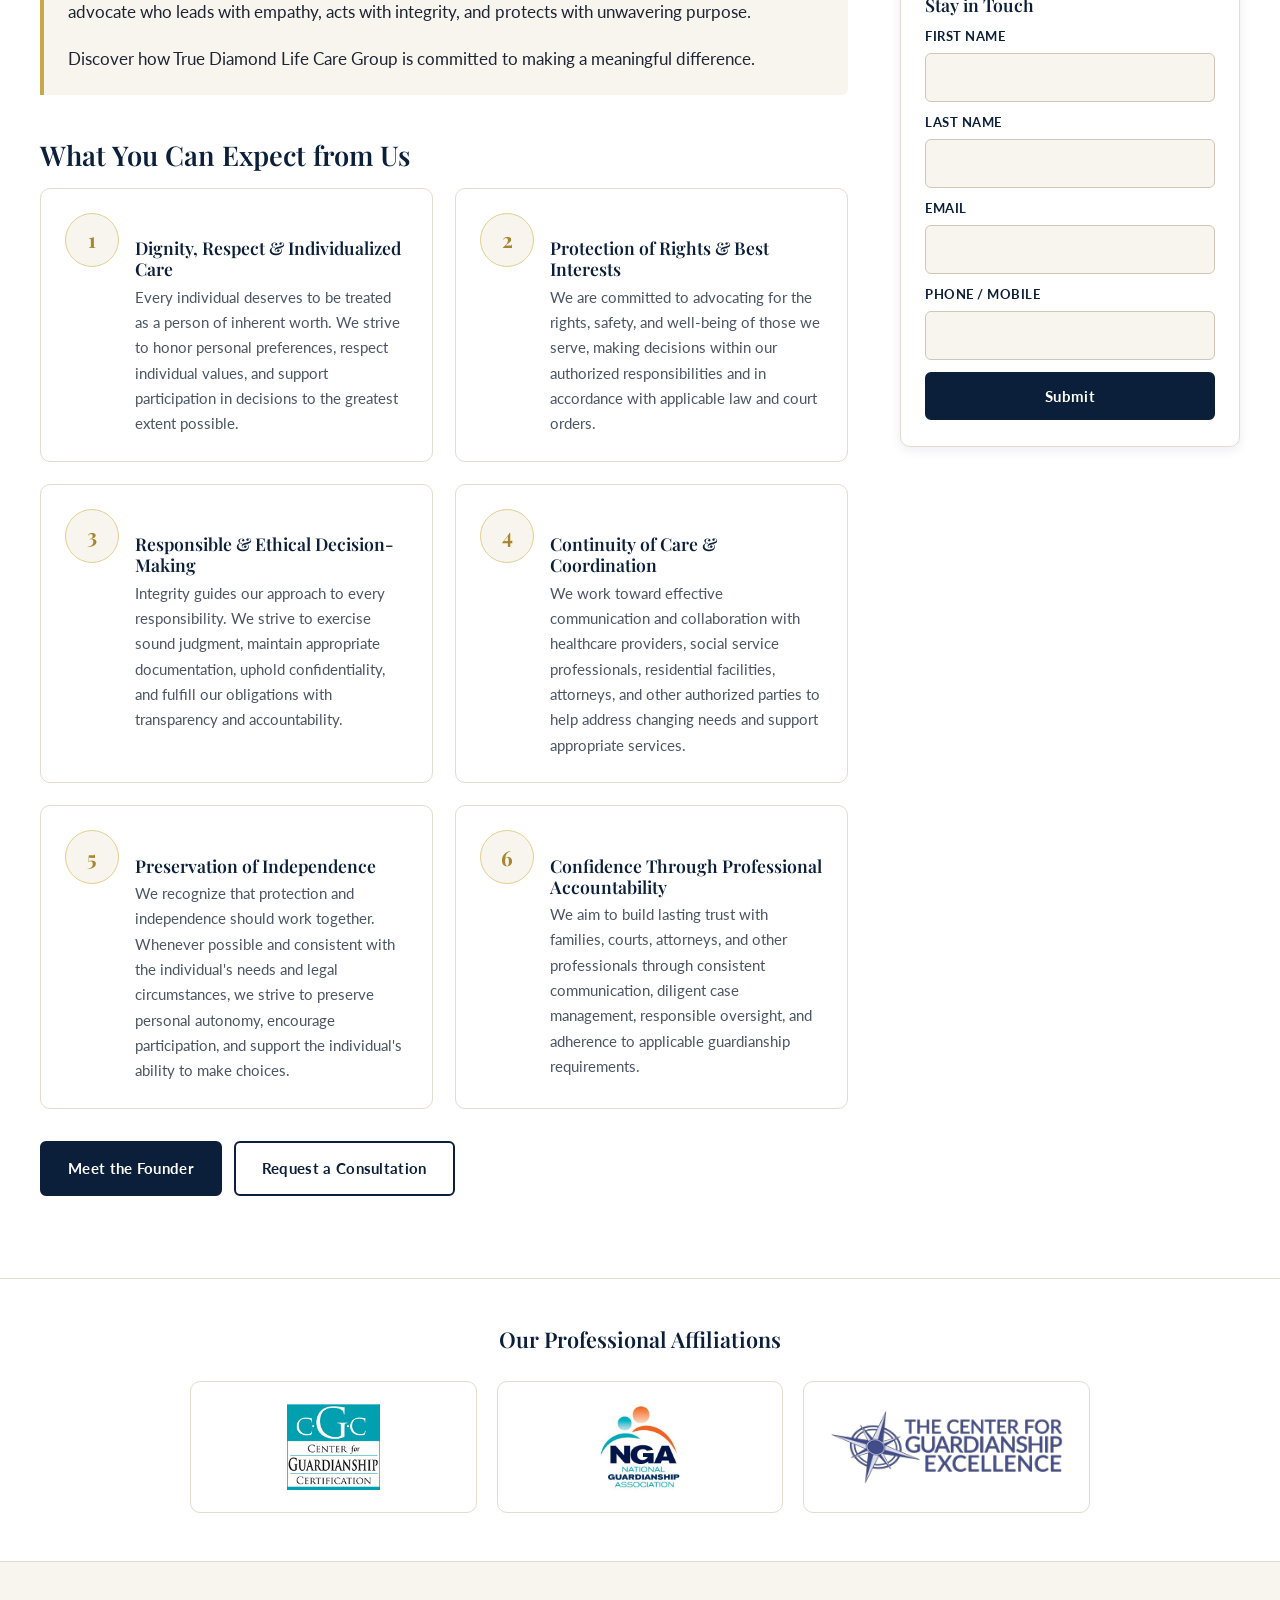
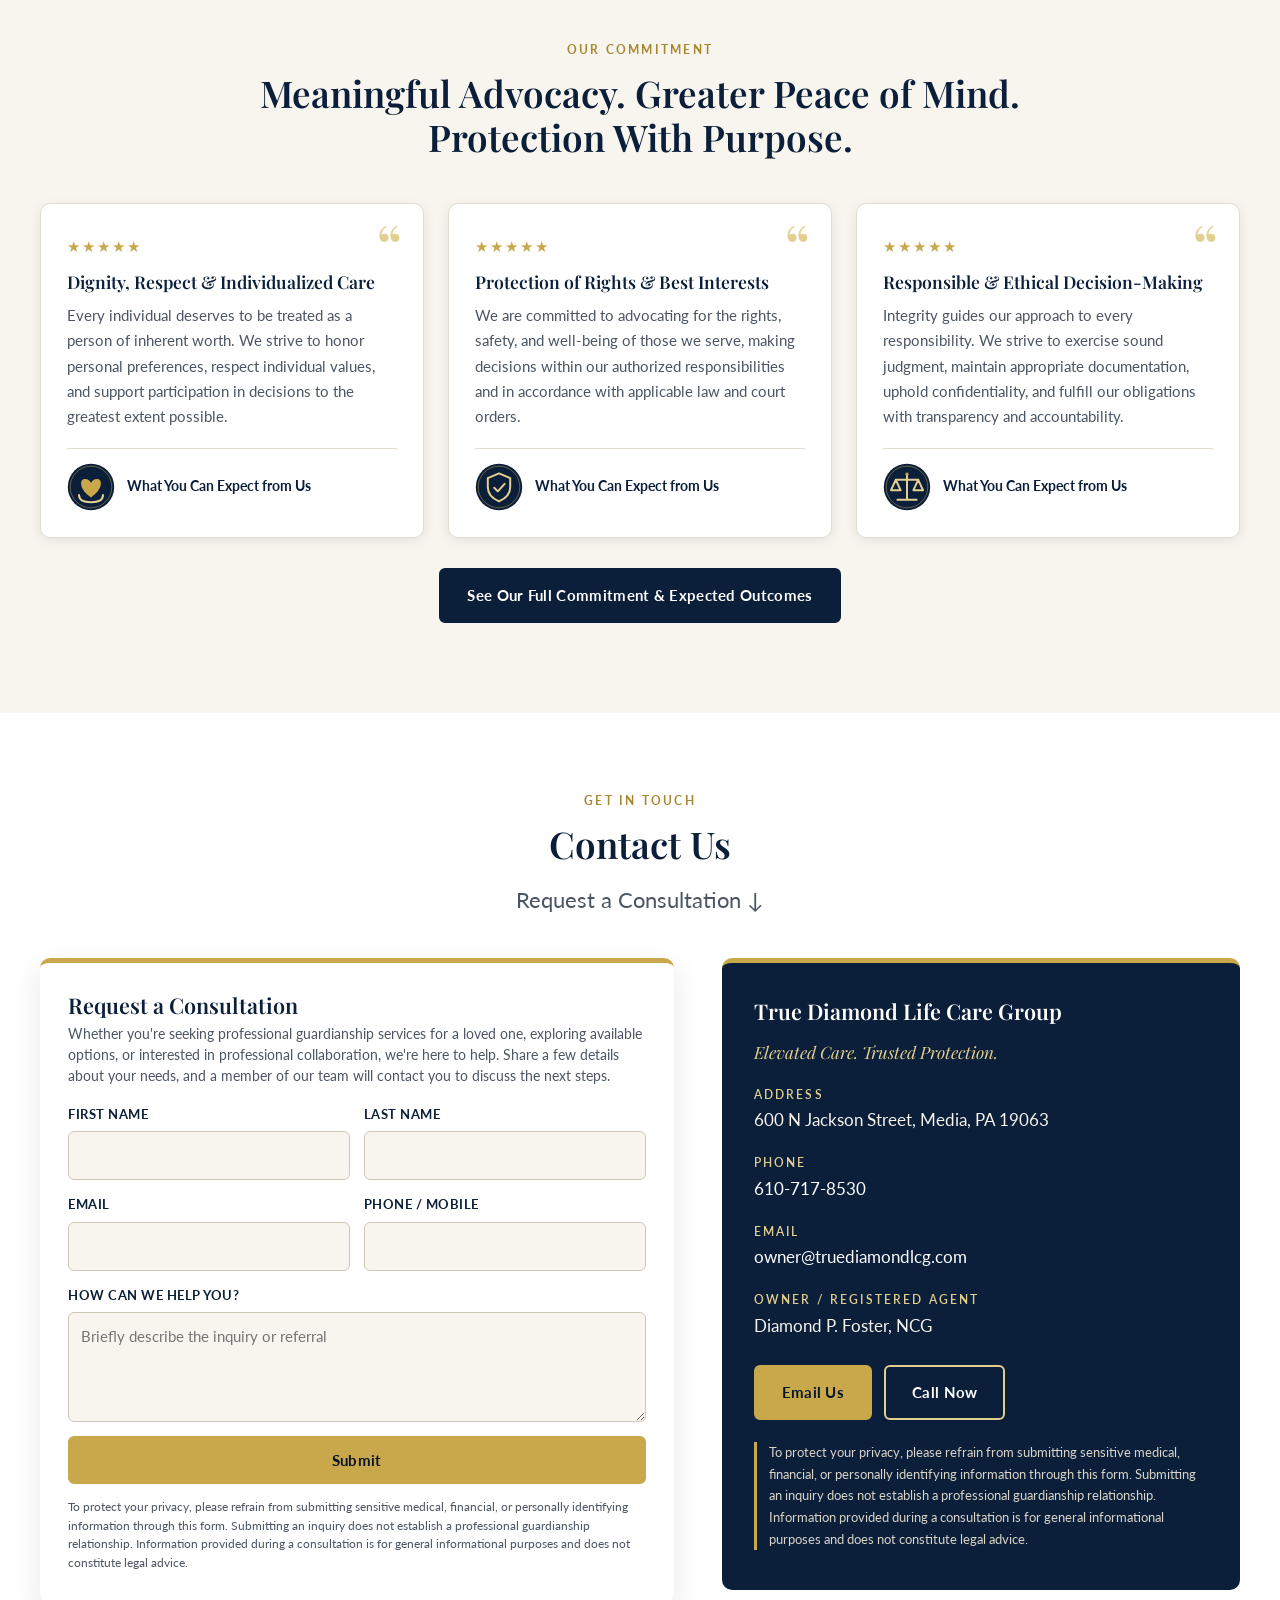
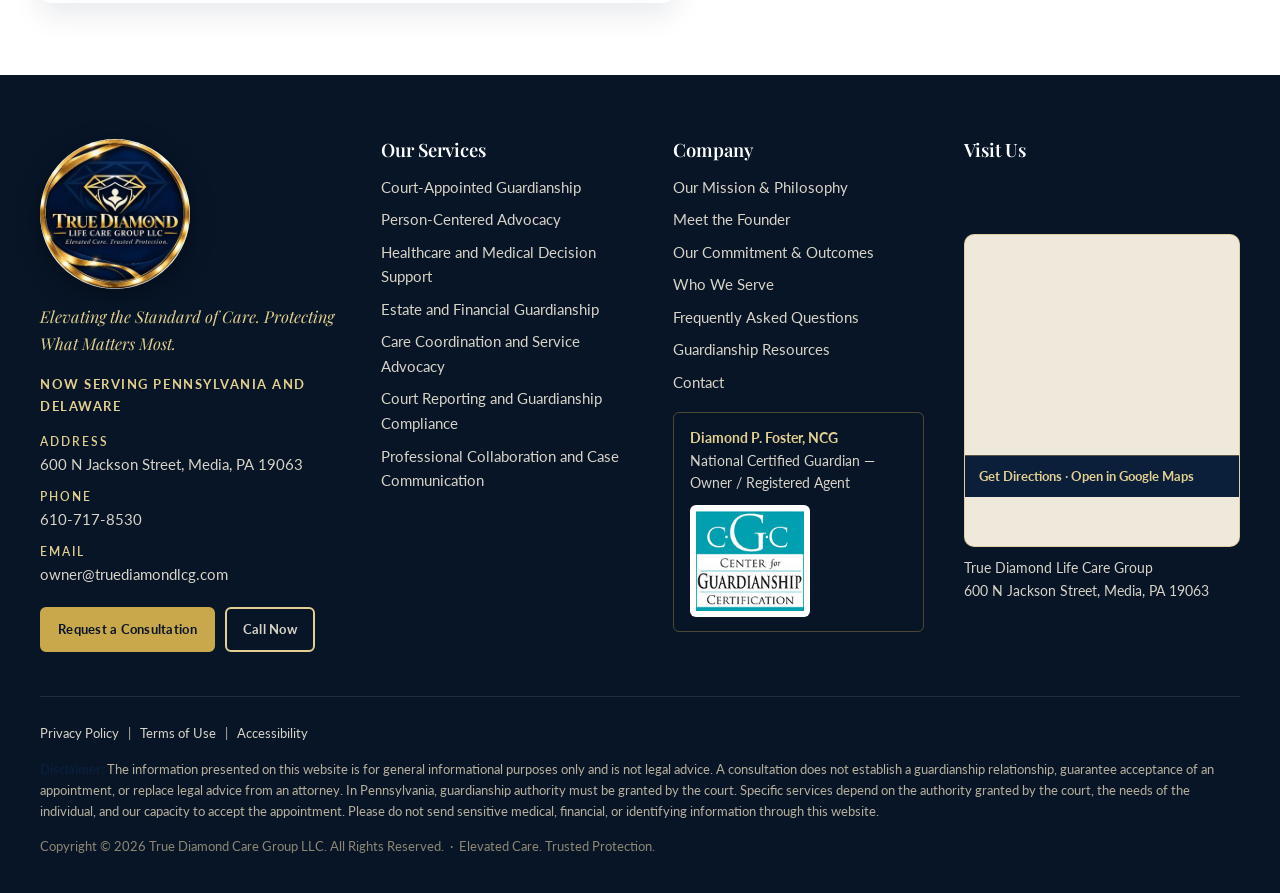
<file: site/about.html>
<!DOCTYPE html>
<html lang="en">
<head>
<meta charset="utf-8">
<meta name="viewport" content="width=device-width, initial-scale=1, viewport-fit=cover">
<meta name="theme-color" content="#0b1f3a">
<title>About Us | True Diamond Life Care Group</title>
<meta name="description" content="Our mission and philosophy: safeguarding dignity, protecting individual rights, and championing the well-being of those entrusted to our care.">
<link rel="icon" type="image/png" href="assets/images/favicon.png">
<link rel="apple-touch-icon" href="assets/images/apple-touch-icon.png">
<link rel="preconnect" href="https://fonts.googleapis.com">
<link rel="preconnect" href="https://fonts.gstatic.com" crossorigin>
<link href="https://fonts.googleapis.com/css2?family=Lato:ital,wght@0,400;0,700;1,400&family=Playfair+Display:ital,wght@0,400;0,600;0,700;1,400&display=swap" rel="stylesheet">
<link rel="stylesheet" href="assets/style.css?v=55abed75">
</head>
<body>

<div class="topbar">
  <div class="container">
    <span class="tagline">Professional Guardianship &amp; Advocacy Services</span>
    <ul>
      <li><svg viewBox="0 0 24 24"><path d="M6.6 10.8a15.1 15.1 0 0 0 6.6 6.6l2.2-2.2a1 1 0 0 1 1-.25 11.4 11.4 0 0 0 3.6.57 1 1 0 0 1 1 1V20a1 1 0 0 1-1 1A17 17 0 0 1 3 4a1 1 0 0 1 1-1h3.5a1 1 0 0 1 1 1 11.4 11.4 0 0 0 .57 3.6 1 1 0 0 1-.25 1z"/></svg><a href="tel:+16107178530">610-717-8530</a></li>
      <li><svg viewBox="0 0 24 24"><path d="M20 4H4a2 2 0 0 0-2 2v12a2 2 0 0 0 2 2h16a2 2 0 0 0 2-2V6a2 2 0 0 0-2-2zm0 4-8 5-8-5V6l8 5 8-5z"/></svg><a href="mailto:owner@truediamondlcg.com">owner@truediamondlcg.com</a></li>
      <li><svg viewBox="0 0 24 24"><path d="M12 2a7 7 0 0 0-7 7c0 5.25 7 13 7 13s7-7.75 7-13a7 7 0 0 0-7-7zm0 9.5A2.5 2.5 0 1 1 12 6.5a2.5 2.5 0 0 1 0 5z"/></svg><span>600 N Jackson Street, Media, PA 19063</span></li>
    </ul>
  </div>
</div>
<header class="site-header">
  <div class="container">
    <a class="brand" href="index.html" aria-label="True Diamond Life Care Group home">
      <img class="brand-logo" src="assets/images/logo-160.png" srcset="assets/images/logo-160.png 1x, assets/images/logo-320.png 2x" alt="True Diamond Life Care Group logo" width="160" height="160">
      <span class="brand-text">
        <span class="brand-name">True Diamond Life Care Group LLC</span>
        <span class="brand-sub">Elevated Care &amp; Trusted Protection</span>
      </span>
    </a>
    <button class="nav-toggle" aria-label="Open menu" aria-expanded="false"><span></span><span></span><span></span></button>
    <nav class="nav" aria-label="Main">
      <ul>
        <li><a href="index.html">Home</a></li>
        <li class="has-sub"><a href="about.html">About</a>
          <ul class="sub">
            <li><a href="about.html">Our Mission &amp; Philosophy</a></li>
            <li><a href="founder.html">Meet the Founder</a></li>
            <li><a href="commitment.html">Our Commitment &amp; Outcomes</a></li>
          </ul>
        </li>
        <li class="has-sub"><a href="services.html">Services</a>
          <ul class="sub"><li><a href="services.html">All Guardianship Services</a></li><li><a href="service-court-appointed-guardianship.html">Court-Appointed Guardianship</a></li><li><a href="service-person-centered-advocacy.html">Person-Centered Advocacy</a></li><li><a href="service-healthcare-decision-support.html">Healthcare and Medical Decision Support</a></li><li><a href="service-estate-financial-guardianship.html">Estate and Financial Guardianship</a></li><li><a href="service-care-coordination.html">Care Coordination and Service Advocacy</a></li><li><a href="service-court-reporting-compliance.html">Court Reporting and Guardianship Compliance</a></li><li><a href="service-professional-collaboration.html">Professional Collaboration and Case Communication</a></li><li><a href="services.html#who-we-serve">Who We Serve</a></li><li><a href="commitment.html">Our Commitment &amp; Outcomes</a></li></ul>
        </li>
        <li><a href="faq.html">FAQ</a></li>
        <li><a href="resources.html">Resources</a></li>
        <li><a href="contact.html">Contact</a></li>
      </ul>
    </nav>
    <div class="header-cta">
      <a class="btn btn--gold" href="contact.html">Request a Consultation</a>
      <a class="btn btn--outline" href="tel:+16107178530">Call Now</a>
    </div>
  </div>
</header>
<div class="badge-strip"><span class="star">★</span> Elevating the Standard of Care. Protecting What Matters Most. <span class="star">★</span></div>

<main>

<section class="page-title">
  <div class="container">
    <p class="breadcrumb"><a href="index.html">Home</a><span>›</span>About</p>
    <h1>About True Diamond Life Care Group</h1>
    <p class="meta">Our Mission &amp; Philosophy</p><p class="lead">Where Care is Elevated and Protection is Assured.</p>
  </div>
</section>
<section class="inner">
  <div class="container">
    <div class="inner-grid">
      <div class="content">
        <h2>Our Mission</h2>
        <p class="intro">At True Diamond Life Care Group, our mission is to safeguard dignity, protect individual rights, and champion the well-being of those entrusted to our care through compassionate advocacy, empathetic service, and unwavering integrity.</p>
        <p>We are committed to ensuring that every individual is treated with respect, every voice is valued, and every decision reflects the person's best interests, unique needs, and inherent right to dignity.</p>

        <img class="illus illus--wide" src="assets/images/about-photo.jpg" alt="Older adults sharing a joyful moment together at a table" loading="lazy" decoding="async">

        <h2>Our Philosophy</h2>
        <p>We believe guardianship is more than a professional responsibility—it's a commitment to humanity, trust, and the protection of those who may be unable to fully advocate for themselves.</p>
        <p>Through ethical leadership, transparency, accountability, and person-centered care, we strive to preserve independence whenever possible, fully empower individuals, and provide families, legal professionals, and the courts with confidence in our advocacy.</p>

        <div class="callout">
          <h3 style="margin-top:0">A Commitment You Can Trust</h3>
          <p>Because every life holds value. Every voice deserves to be heard. And every person deserves an advocate who leads with empathy, acts with integrity, and protects with unwavering purpose.</p>
          <p>Discover how True Diamond Life Care Group is committed to making a meaningful difference.</p>
        </div>

        <h2>What You Can Expect from Us</h2>
        <div class="value-grid"><div class="value"><div class="mark">1</div><div><h3>Dignity, Respect &amp; Individualized Care</h3><p>Every individual deserves to be treated as a person of inherent worth. We strive to honor personal preferences, respect individual values, and support participation in decisions to the greatest extent possible.</p></div></div><div class="value"><div class="mark">2</div><div><h3>Protection of Rights &amp; Best Interests</h3><p>We are committed to advocating for the rights, safety, and well-being of those we serve, making decisions within our authorized responsibilities and in accordance with applicable law and court orders.</p></div></div><div class="value"><div class="mark">3</div><div><h3>Responsible &amp; Ethical Decision-Making</h3><p>Integrity guides our approach to every responsibility. We strive to exercise sound judgment, maintain appropriate documentation, uphold confidentiality, and fulfill our obligations with transparency and accountability.</p></div></div><div class="value"><div class="mark">4</div><div><h3>Continuity of Care &amp; Coordination</h3><p>We work toward effective communication and collaboration with healthcare providers, social service professionals, residential facilities, attorneys, and other authorized parties to help address changing needs and support appropriate services.</p></div></div><div class="value"><div class="mark">5</div><div><h3>Preservation of Independence</h3><p>We recognize that protection and independence should work together. Whenever possible and consistent with the individual's needs and legal circumstances, we strive to preserve personal autonomy, encourage participation, and support the individual's ability to make choices.</p></div></div><div class="value"><div class="mark">6</div><div><h3>Confidence Through Professional Accountability</h3><p>We aim to build lasting trust with families, courts, attorneys, and other professionals through consistent communication, diligent case management, responsible oversight, and adherence to applicable guardianship requirements.</p></div></div></div>

        <p style="margin-top:32px"><a class="btn btn--navy" href="founder.html">Meet the Founder</a> <a class="btn btn--outline" href="contact.html" style="margin-left:8px">Request a Consultation</a></p>
      </div>
      
<aside class="sidebar">
  <div class="side-card side-card--navy">
    <img class="founder-img " src="assets/images/founder.jpg" srcset="assets/images/founder-800.jpg 800w, assets/images/founder.jpg 1374w" sizes="(max-width: 980px) 100vw, 40vw" alt="Diamond Foster, Founder of True Diamond Life Care Group" width="1374" height="1145" loading="lazy" decoding="async">
    <h3>Diamond P. Foster, NCG</h3>
    <small>Founder | National Certified Guardian</small>
    <div class="call">610-717-8530</div>
    <small>Call Now</small>
    <a class="btn btn--gold btn--block" href="contact.html">Request a Consultation</a>
  </div>
  <div class="side-card">
    <h3>Our Guardianship Services</h3>
    <ul class="side-nav"><li><a href="service-court-appointed-guardianship.html">Court-Appointed Guardianship</a></li><li><a href="service-person-centered-advocacy.html">Person-Centered Advocacy</a></li><li><a href="service-healthcare-decision-support.html">Healthcare and Medical Decision Support</a></li><li><a href="service-estate-financial-guardianship.html">Estate and Financial Guardianship</a></li><li><a href="service-care-coordination.html">Care Coordination and Service Advocacy</a></li><li><a href="service-court-reporting-compliance.html">Court Reporting and Guardianship Compliance</a></li><li><a href="service-professional-collaboration.html">Professional Collaboration and Case Communication</a></li></ul>
  </div>
  <div class="side-card side-card--newsletter">
    <h3>Stay in Touch</h3>
    <form class="js-form" action="https://api.web3forms.com/submit" method="POST">
    <input type="hidden" name="access_key" value="e3c2bf45-0c92-43a9-92f1-59910344c0c0">
    <input type="hidden" name="subject" value="Stay in Touch signup — True Diamond website">
    <input type="hidden" name="from_name" value="True Diamond Website">
    <input type="checkbox" name="botcheck" class="hidden" style="display:none" tabindex="-1" autocomplete="off">
      <div class="form-grid">
        <div class="field"><label for="sb-fn">First Name</label><input id="sb-fn" type="text" name="first_name" required></div>
        <div class="field"><label for="sb-ln">Last Name</label><input id="sb-ln" type="text" name="last_name"></div>
        <div class="field"><label for="sb-em">Email</label><input id="sb-em" type="email" name="email" required></div>
        <div class="field"><label for="sb-ph">Phone / Mobile</label><input id="sb-ph" type="tel" name="phone"></div>
      </div>
      <button class="btn btn--navy btn--block" type="submit" style="margin-top:12px">Submit</button>
      <div class="form-success">Thank you — we will be in touch.</div>
      <div class="form-error">Sorry — that didn't go through. Please email <a href="mailto:owner@truediamondlcg.com">owner@truediamondlcg.com</a>.</div>
    </form>
  </div>
</aside>
    </div>
  </div>
</section>

<section class="logo-strip">
  <div class="container">
    <h2>Our Professional Affiliations</h2>
    <div class="logo-row logo-row--3">
      <div class="affil"><img src="assets/images/affil-cgc.png" alt="Center for Guardianship Certification" loading="lazy" decoding="async"></div><div class="affil"><img src="assets/images/affil-nga.png" alt="National Guardianship Association" loading="lazy" decoding="async"></div><div class="affil"><img src="assets/images/affil-cge.png" alt="The Center for Guardianship Excellence" loading="lazy" decoding="async"></div>
    </div>
  </div>
</section>
<section class="section section--ivory">
  <div class="container">
    <div class="section-head">
      <span class="eyebrow">Our Commitment</span>
      <h2>Meaningful Advocacy. Greater Peace of Mind. Protection With Purpose.</h2>
    </div>
    <div class="testi-grid">
<article class="testi">
  <div class="stars">★★★★★</div>
  <h3>Dignity, Respect &amp; Individualized Care</h3>
  <p>Every individual deserves to be treated as a person of inherent worth. We strive to honor personal preferences, respect individual values, and support participation in decisions to the greatest extent possible.</p>
  <div class="who"><img class="illus illus--avatar" src="assets/images/illus/value-dignity.svg" alt="Dignity, Respect &amp;amp; Individualized Care" loading="lazy" decoding="async"><span>What You Can Expect from Us</span></div>
</article>
<article class="testi">
  <div class="stars">★★★★★</div>
  <h3>Protection of Rights &amp; Best Interests</h3>
  <p>We are committed to advocating for the rights, safety, and well-being of those we serve, making decisions within our authorized responsibilities and in accordance with applicable law and court orders.</p>
  <div class="who"><img class="illus illus--avatar" src="assets/images/illus/value-rights.svg" alt="Protection of Rights &amp;amp; Best Interests" loading="lazy" decoding="async"><span>What You Can Expect from Us</span></div>
</article>
<article class="testi">
  <div class="stars">★★★★★</div>
  <h3>Responsible &amp; Ethical Decision-Making</h3>
  <p>Integrity guides our approach to every responsibility. We strive to exercise sound judgment, maintain appropriate documentation, uphold confidentiality, and fulfill our obligations with transparency and accountability.</p>
  <div class="who"><img class="illus illus--avatar" src="assets/images/illus/value-ethics.svg" alt="Responsible &amp;amp; Ethical Decision-Making" loading="lazy" decoding="async"><span>What You Can Expect from Us</span></div>
</article></div>
    <p style="text-align:center;margin-top:30px"><a class="btn btn--navy" href="commitment.html">See Our Full Commitment &amp; Expected Outcomes</a></p>
  </div>
</section>
<section class="section" id="contact">
  <div class="container">
    <div class="section-head">
      <span class="eyebrow">Get in touch</span>
      <h2>Contact Us</h2>
      <h3 style="font-family:var(--font-body);font-weight:400;color:var(--ink-soft)">Request a Consultation ↓</h3>
    </div>
    <div class="contact-grid">
      
<div class="form-card">
  <h3>Request a Consultation</h3>
  <p class="form-note">Whether you're seeking professional guardianship services for a loved one, exploring available options, or interested in professional collaboration, we're here to help. Share a few details about your needs, and a member of our team will contact you to discuss the next steps.</p>
  <form class="js-form" action="https://api.web3forms.com/submit" method="POST">
    <input type="hidden" name="access_key" value="e3c2bf45-0c92-43a9-92f1-59910344c0c0">
    <input type="hidden" name="subject" value="New Consultation Request — True Diamond website">
    <input type="hidden" name="from_name" value="True Diamond Website">
    <input type="checkbox" name="botcheck" class="hidden" style="display:none" tabindex="-1" autocomplete="off">
    <div class="form-grid">
      <div class="field"><label for="c-fn">First Name</label><input id="c-fn" name="first_name" type="text" required></div>
      <div class="field"><label for="c-ln">Last Name</label><input id="c-ln" name="last_name" type="text" required></div>
      <div class="field"><label for="c-em">Email</label><input id="c-em" name="email" type="email" required></div>
      <div class="field"><label for="c-ph">Phone / Mobile</label><input id="c-ph" name="phone" type="tel"></div>
      <div class="field full"><label for="c-msg">How can we help you?</label><textarea id="c-msg" name="message" placeholder="Briefly describe the inquiry or referral"></textarea></div>
    </div>
    <button class="btn btn--gold btn--block" type="submit">Submit</button>
    <div class="form-success">Thank you. Your inquiry has been received and we will be in touch.</div>
    <div class="form-error">Sorry — your message could not be sent. Please email <a href="mailto:owner@truediamondlcg.com">owner@truediamondlcg.com</a> or call <a href="tel:+16107178530">610-717-8530</a>.</div>
  </form>
  <p class="form-disclaimer">To protect your privacy, please refrain from submitting sensitive medical, financial, or personally identifying information through this form. Submitting an inquiry does not establish a professional guardianship relationship. Information provided during a consultation is for general informational purposes and does not constitute legal advice.</p>
</div>
      <div class="contact-info">
        <h3>True Diamond Life Care Group</h3>
        <p style="color:var(--gold-soft);font-family:var(--font-head);font-style:italic">Elevated Care. Trusted Protection.</p>
        <h4>Address</h4>
        <p>600 N Jackson Street, Media, PA 19063</p>
        <h4>Phone</h4>
        <p><a href="tel:+16107178530">610-717-8530</a></p>
        <h4>Email</h4>
        <p><a href="mailto:owner@truediamondlcg.com">owner@truediamondlcg.com</a></p>
        <h4>Owner / Registered Agent</h4>
        <p>Diamond P. Foster, NCG</p>
        <a class="btn btn--gold" href="mailto:owner@truediamondlcg.com">Email Us</a>
        <a class="btn btn--outline-light" href="tel:+16107178530">Call Now</a>
        <p class="privacy-note">To protect your privacy, please refrain from submitting sensitive medical, financial, or personally identifying information through this form. Submitting an inquiry does not establish a professional guardianship relationship. Information provided during a consultation is for general informational purposes and does not constitute legal advice.</p>
      </div>
    </div>
  </div>
</section>

</main>

<footer class="site-footer">
  <div class="container">
    <div class="footer-main">
      <div class="footer-brand">
        <a class="brand brand--footer" href="index.html"><img class="brand-logo brand-logo--lg" src="assets/images/logo-320.png" alt="True Diamond Life Care Group logo" width="320" height="320" loading="lazy"></a>
        <p class="tag">Elevating the Standard of Care. Protecting What Matters Most.</p>
        <p class="serving-footer">Now Serving Pennsylvania and Delaware</p>
        <h5>Address</h5><p>600 N Jackson Street, Media, PA 19063</p>
        <h5>Phone</h5><p><a href="tel:+16107178530">610-717-8530</a></p>
        <h5>Email</h5><p><a href="mailto:owner@truediamondlcg.com">owner@truediamondlcg.com</a></p>
        <div style="margin-top:16px">
          <a class="btn btn--gold" href="contact.html">Request a Consultation</a>
          <a class="btn btn--outline-light" href="tel:+16107178530">Call Now</a>
        </div>
      </div>
      <div>
        <h4>Our Services</h4>
        <ul><li><a href="service-court-appointed-guardianship.html">Court-Appointed Guardianship</a></li><li><a href="service-person-centered-advocacy.html">Person-Centered Advocacy</a></li><li><a href="service-healthcare-decision-support.html">Healthcare and Medical Decision Support</a></li><li><a href="service-estate-financial-guardianship.html">Estate and Financial Guardianship</a></li><li><a href="service-care-coordination.html">Care Coordination and Service Advocacy</a></li><li><a href="service-court-reporting-compliance.html">Court Reporting and Guardianship Compliance</a></li><li><a href="service-professional-collaboration.html">Professional Collaboration and Case Communication</a></li></ul>
      </div>
      <div>
        <h4>Company</h4>
        <ul>
          <li><a href="about.html">Our Mission &amp; Philosophy</a></li>
          <li><a href="founder.html">Meet the Founder</a></li>
          <li><a href="commitment.html">Our Commitment &amp; Outcomes</a></li>
          <li><a href="services.html#who-we-serve">Who We Serve</a></li>
          <li><a href="faq.html">Frequently Asked Questions</a></li>
          <li><a href="resources.html">Guardianship Resources</a></li>
          <li><a href="contact.html">Contact</a></li>
        </ul>
        <div class="footer-cred">
          <strong>Diamond P. Foster, NCG</strong>
          National Certified Guardian — Owner / Registered Agent
          <div style="margin-top:10px"><img class="cert-badge" src="assets/images/affil-cgc.png" alt="Center for Guardianship Certification"></div>
        </div>
      </div>
      <div class="footer-map">
        <h4>Visit Us</h4>
        <div class="gmap gmap--footer">
  <iframe src="https://maps.google.com/maps?q=600+N+Jackson+Street,+Media,+PA+19063&z=15&output=embed" width="100%" height="220" style="border:0" loading="lazy" allowfullscreen referrerpolicy="no-referrer-when-downgrade" title="Map of 600 N Jackson Street, Media, PA 19063"></iframe>
  <div class="gmap-links"><a href="https://www.google.com/maps/dir/?api=1&destination=600+N+Jackson+Street,+Media,+PA+19063" target="_blank" rel="noopener">Get Directions</a> · <a href="https://www.google.com/maps/search/?api=1&query=600+N+Jackson+Street,+Media,+PA+19063" target="_blank" rel="noopener">Open in Google Maps</a></div>
</div>
        <p class="addr">True Diamond Life Care Group<br>600 N Jackson Street, Media, PA 19063</p>
      </div>
    </div>
    <div class="footer-legal">
      <p class="policy"><a href="#">Privacy Policy</a> | <a href="#">Terms of Use</a> | <a href="#">Accessibility</a></p>
      <p class="disclaimer"><strong>Disclaimer:</strong> The information presented on this website is for general informational purposes only and is not legal advice. A consultation does not establish a guardianship relationship, guarantee acceptance of an appointment, or replace legal advice from an attorney. In Pennsylvania, guardianship authority must be granted by the court. Specific services depend on the authority granted by the court, the needs of the individual, and our capacity to accept the appointment. Please do not send sensitive medical, financial, or identifying information through this website.</p>
      <p class="copy">Copyright © <span data-year>2026</span> True Diamond Care Group LLC. All Rights Reserved. &nbsp;·&nbsp; Elevated Care. Trusted Protection.</p>
    </div>
  </div>
</footer>
<a class="float-cta" href="contact.html">Request a Consultation</a>
<div class="mobile-bar" role="navigation" aria-label="Quick actions">
  <a class="btn btn--outline" href="tel:+16107178530">Call Now</a>
  <a class="btn btn--gold" href="contact.html">Request a Consultation</a>
</div>

<script src="assets/main.js?v=4a3849b5"></script>
</body>
</html>
</file>
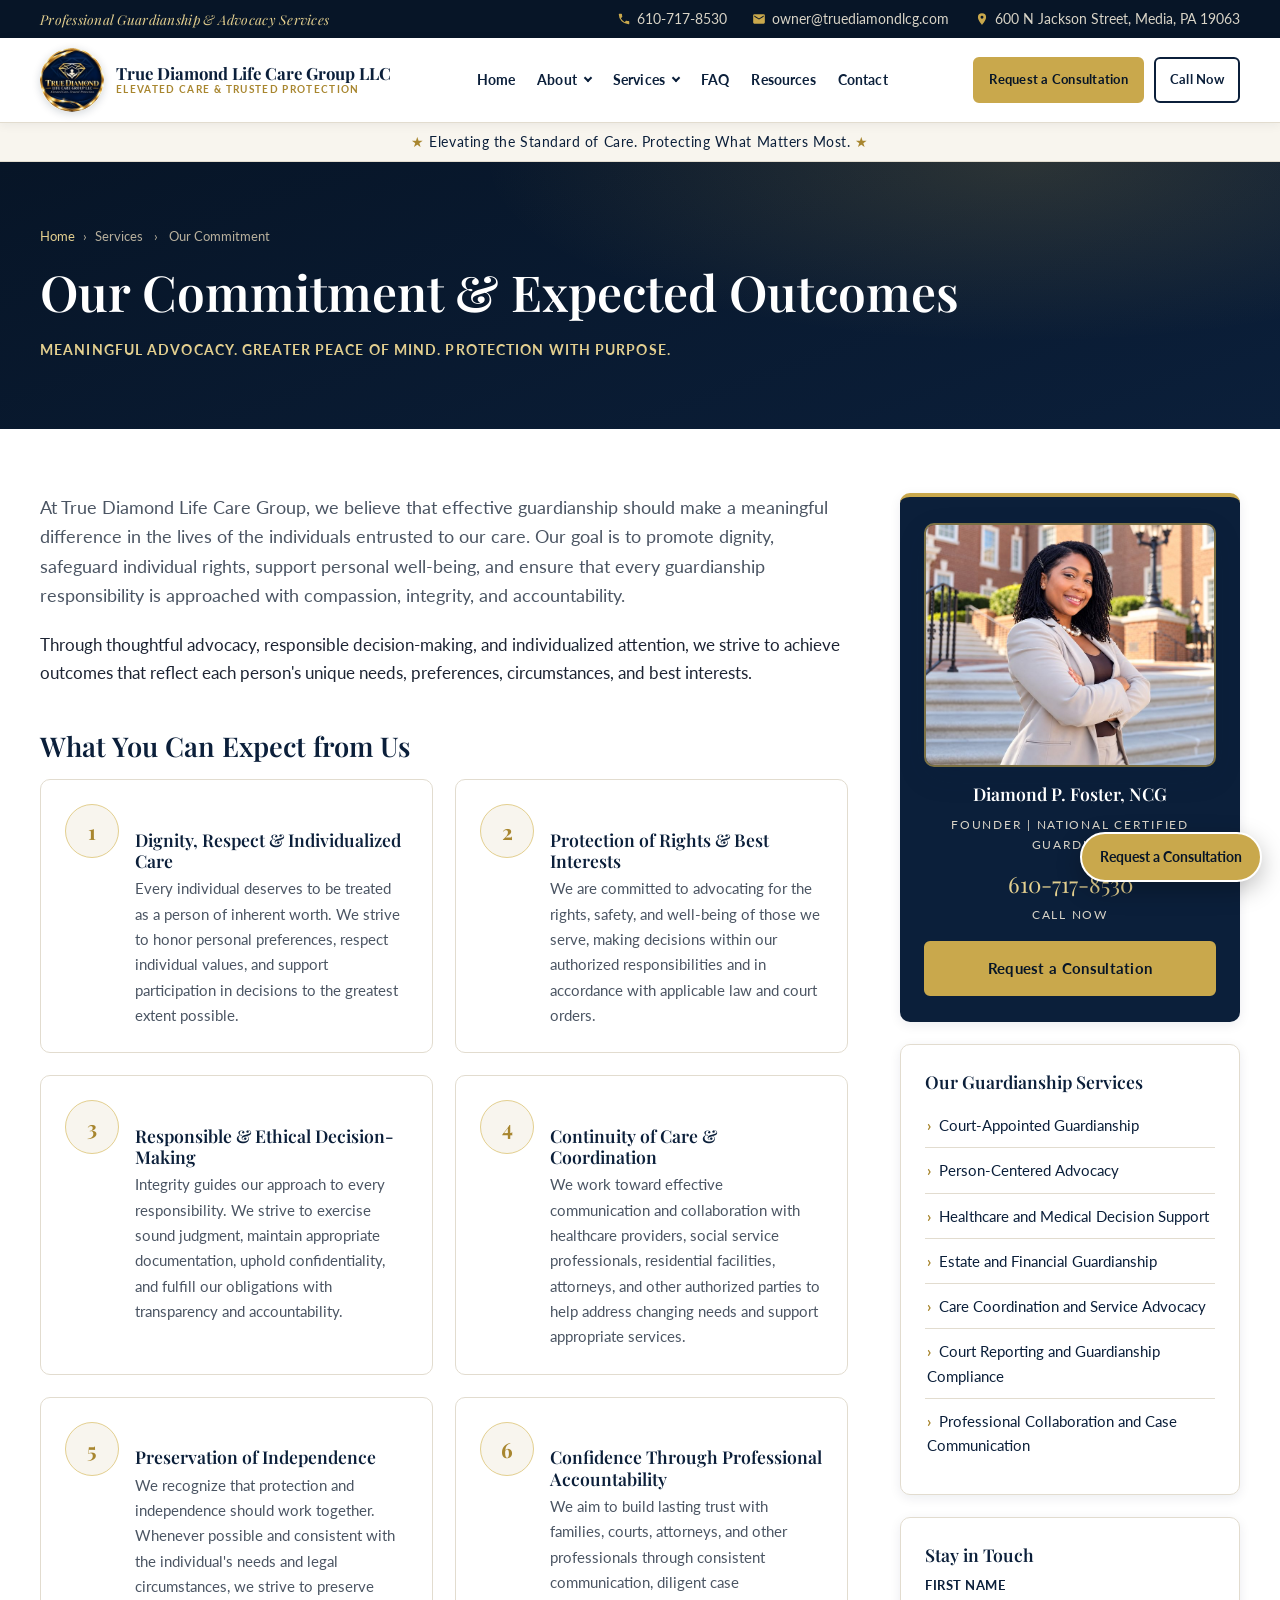
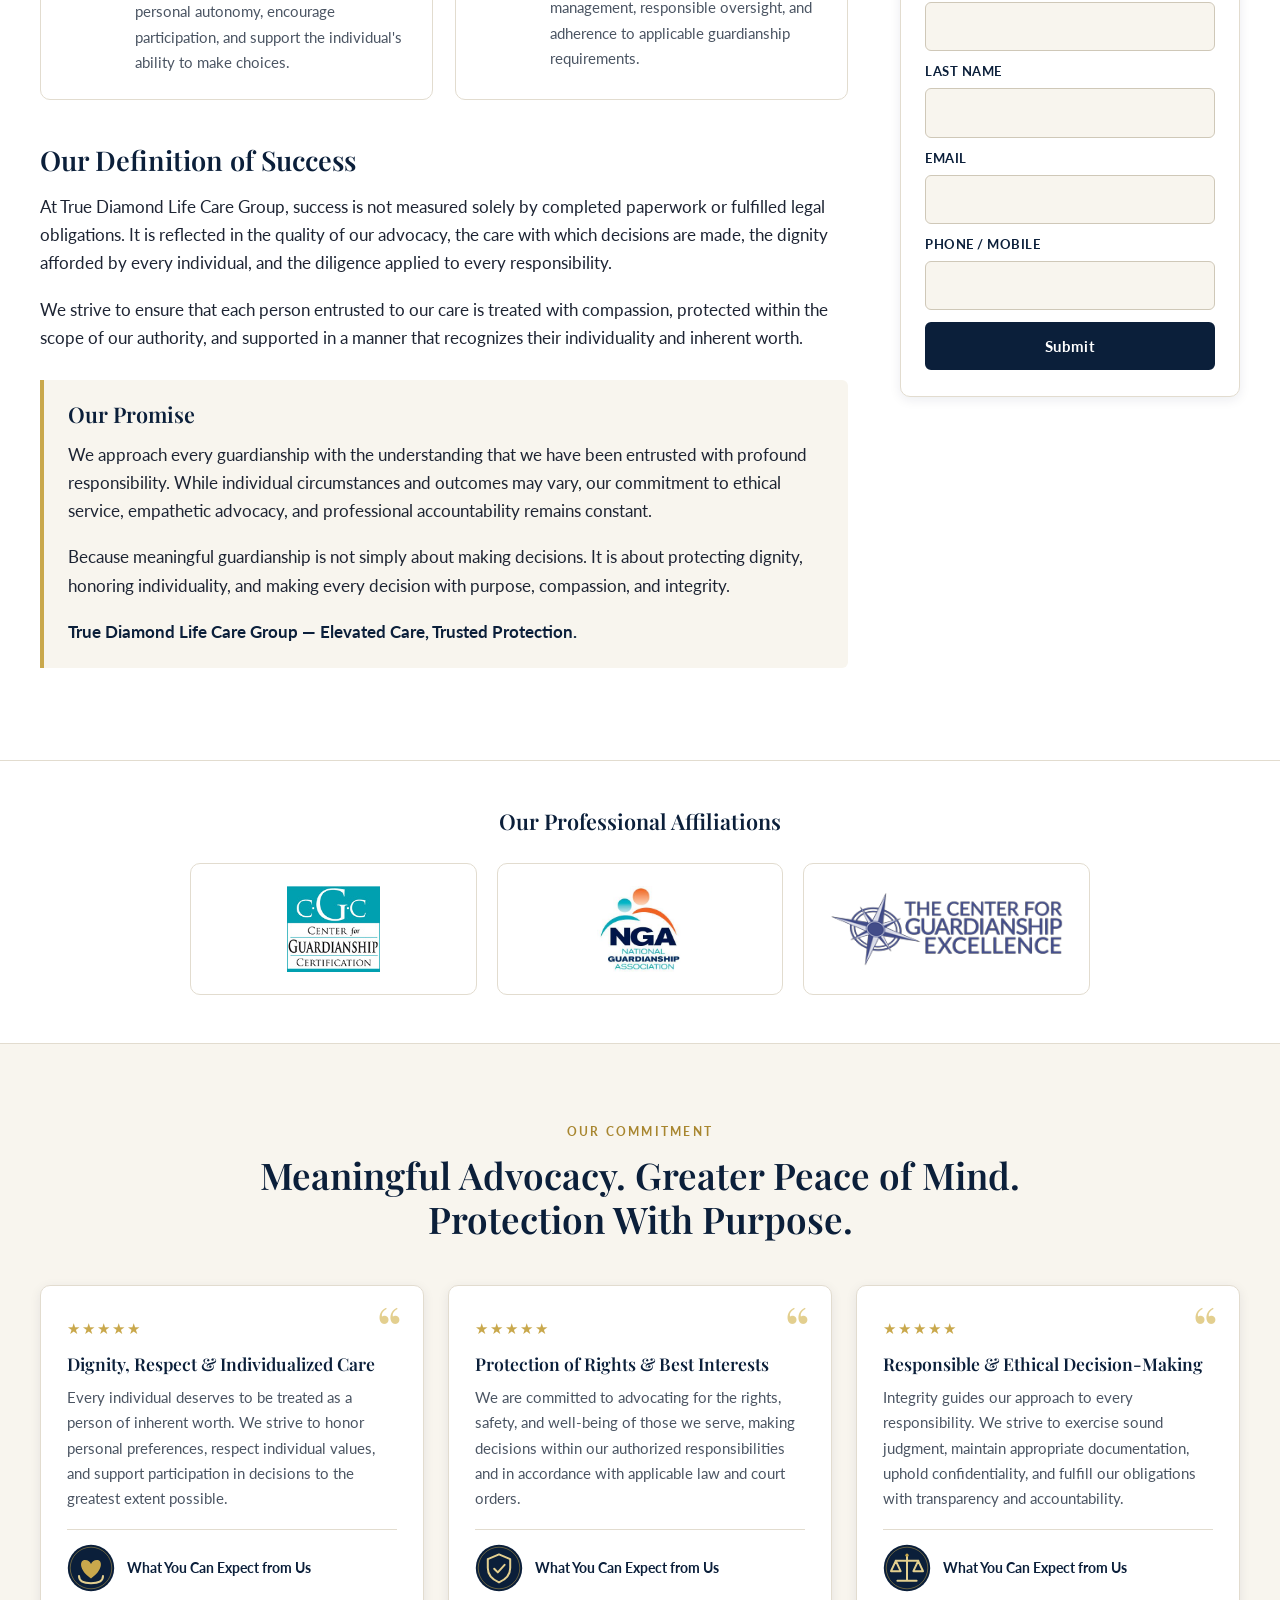
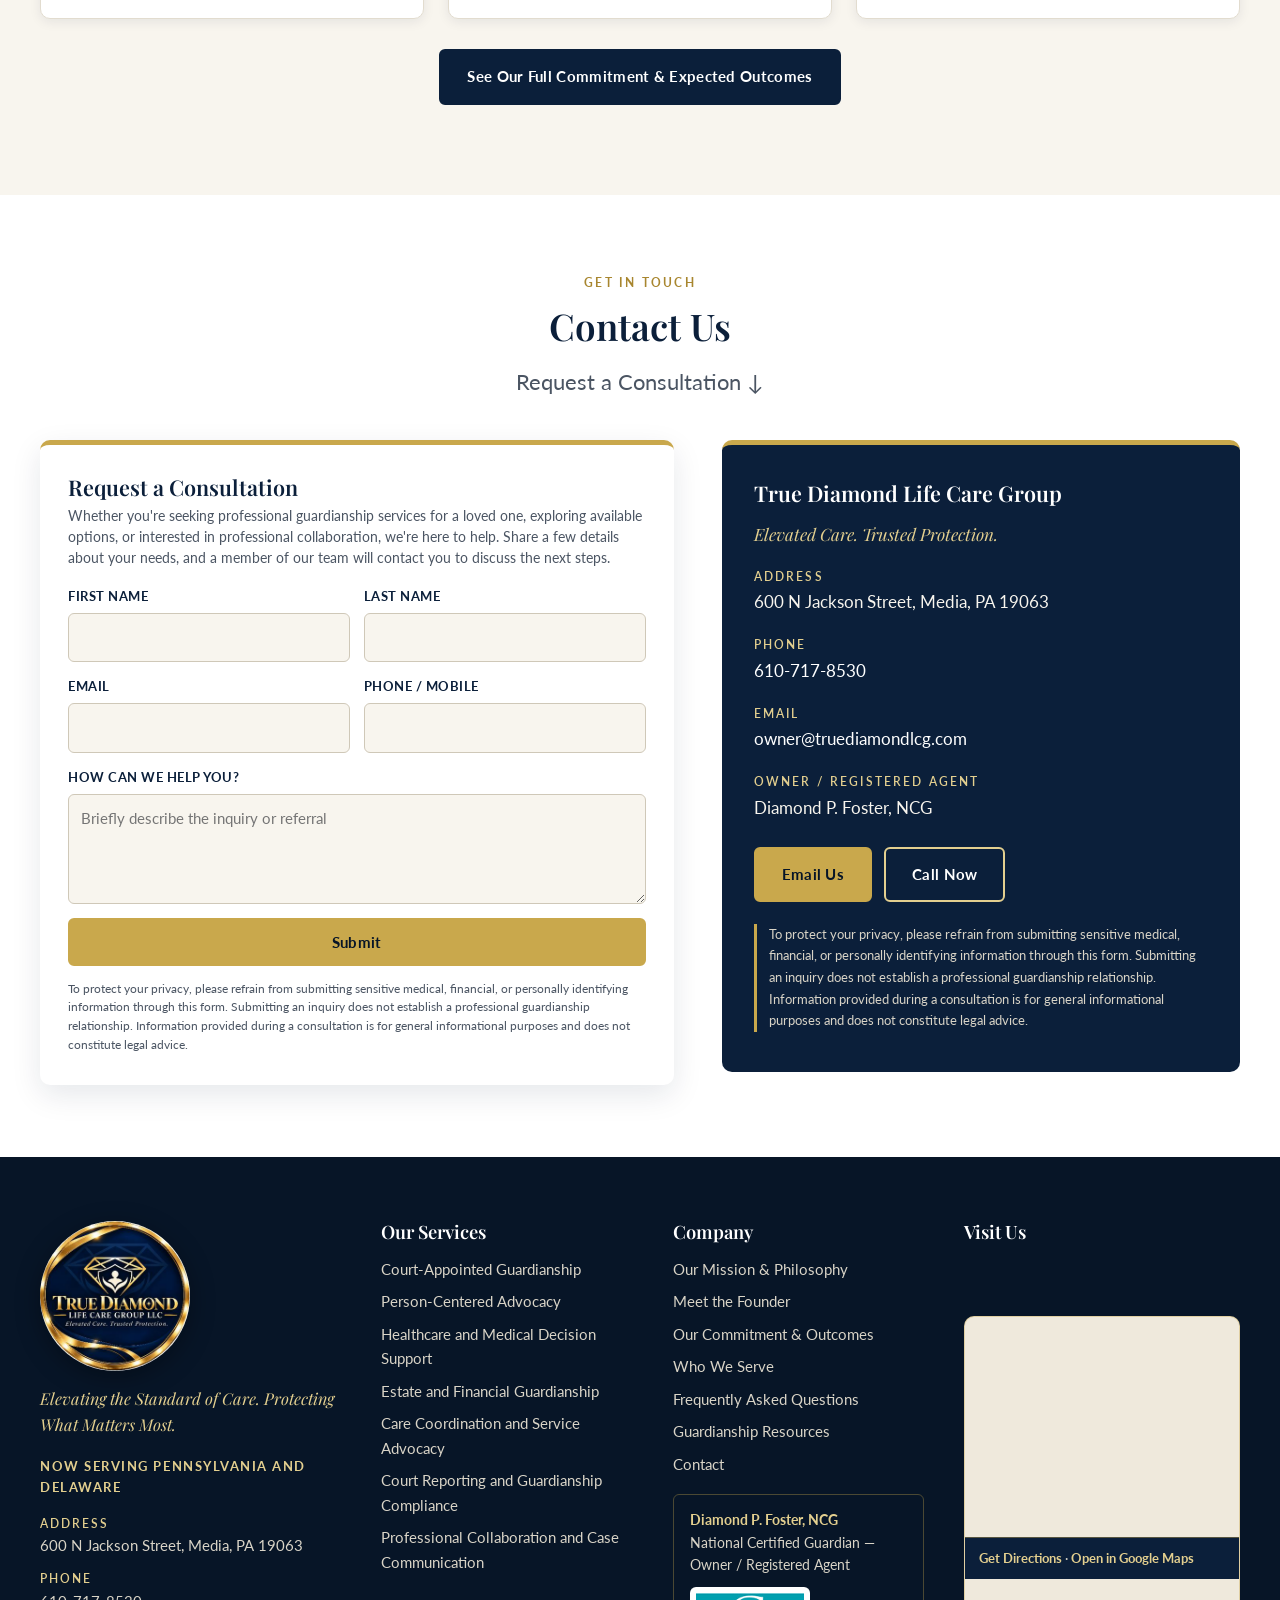
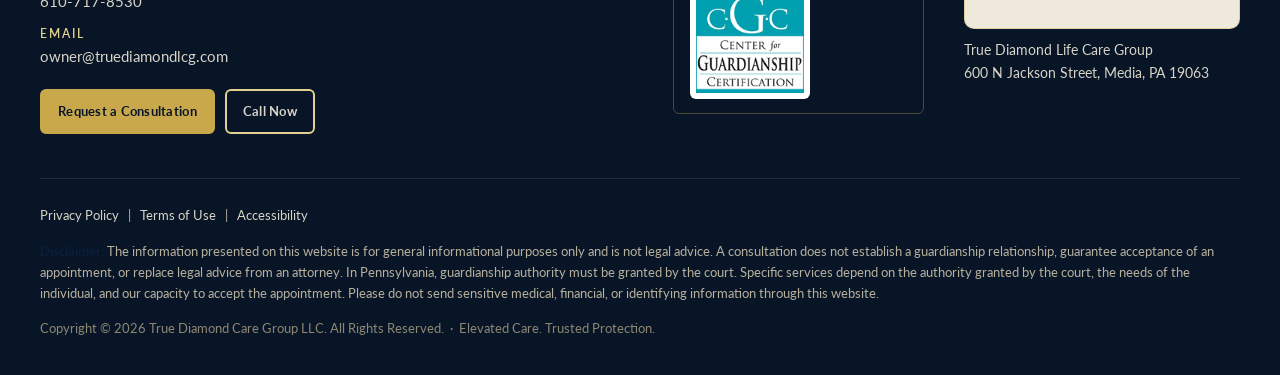
<file: site/commitment.html>
<!DOCTYPE html>
<html lang="en">
<head>
<meta charset="utf-8">
<meta name="viewport" content="width=device-width, initial-scale=1, viewport-fit=cover">
<meta name="theme-color" content="#0b1f3a">
<title>Our Commitment &amp; Expected Outcomes | True Diamond Life Care Group</title>
<meta name="description" content="Meaningful advocacy, greater peace of mind, protection with purpose: what you can expect from True Diamond Life Care Group.">
<link rel="icon" type="image/png" href="assets/images/favicon.png">
<link rel="apple-touch-icon" href="assets/images/apple-touch-icon.png">
<link rel="preconnect" href="https://fonts.googleapis.com">
<link rel="preconnect" href="https://fonts.gstatic.com" crossorigin>
<link href="https://fonts.googleapis.com/css2?family=Lato:ital,wght@0,400;0,700;1,400&family=Playfair+Display:ital,wght@0,400;0,600;0,700;1,400&display=swap" rel="stylesheet">
<link rel="stylesheet" href="assets/style.css?v=55abed75">
</head>
<body>

<div class="topbar">
  <div class="container">
    <span class="tagline">Professional Guardianship &amp; Advocacy Services</span>
    <ul>
      <li><svg viewBox="0 0 24 24"><path d="M6.6 10.8a15.1 15.1 0 0 0 6.6 6.6l2.2-2.2a1 1 0 0 1 1-.25 11.4 11.4 0 0 0 3.6.57 1 1 0 0 1 1 1V20a1 1 0 0 1-1 1A17 17 0 0 1 3 4a1 1 0 0 1 1-1h3.5a1 1 0 0 1 1 1 11.4 11.4 0 0 0 .57 3.6 1 1 0 0 1-.25 1z"/></svg><a href="tel:+16107178530">610-717-8530</a></li>
      <li><svg viewBox="0 0 24 24"><path d="M20 4H4a2 2 0 0 0-2 2v12a2 2 0 0 0 2 2h16a2 2 0 0 0 2-2V6a2 2 0 0 0-2-2zm0 4-8 5-8-5V6l8 5 8-5z"/></svg><a href="mailto:owner@truediamondlcg.com">owner@truediamondlcg.com</a></li>
      <li><svg viewBox="0 0 24 24"><path d="M12 2a7 7 0 0 0-7 7c0 5.25 7 13 7 13s7-7.75 7-13a7 7 0 0 0-7-7zm0 9.5A2.5 2.5 0 1 1 12 6.5a2.5 2.5 0 0 1 0 5z"/></svg><span>600 N Jackson Street, Media, PA 19063</span></li>
    </ul>
  </div>
</div>
<header class="site-header">
  <div class="container">
    <a class="brand" href="index.html" aria-label="True Diamond Life Care Group home">
      <img class="brand-logo" src="assets/images/logo-160.png" srcset="assets/images/logo-160.png 1x, assets/images/logo-320.png 2x" alt="True Diamond Life Care Group logo" width="160" height="160">
      <span class="brand-text">
        <span class="brand-name">True Diamond Life Care Group LLC</span>
        <span class="brand-sub">Elevated Care &amp; Trusted Protection</span>
      </span>
    </a>
    <button class="nav-toggle" aria-label="Open menu" aria-expanded="false"><span></span><span></span><span></span></button>
    <nav class="nav" aria-label="Main">
      <ul>
        <li><a href="index.html">Home</a></li>
        <li class="has-sub"><a href="about.html">About</a>
          <ul class="sub">
            <li><a href="about.html">Our Mission &amp; Philosophy</a></li>
            <li><a href="founder.html">Meet the Founder</a></li>
            <li><a href="commitment.html">Our Commitment &amp; Outcomes</a></li>
          </ul>
        </li>
        <li class="has-sub"><a href="services.html">Services</a>
          <ul class="sub"><li><a href="services.html">All Guardianship Services</a></li><li><a href="service-court-appointed-guardianship.html">Court-Appointed Guardianship</a></li><li><a href="service-person-centered-advocacy.html">Person-Centered Advocacy</a></li><li><a href="service-healthcare-decision-support.html">Healthcare and Medical Decision Support</a></li><li><a href="service-estate-financial-guardianship.html">Estate and Financial Guardianship</a></li><li><a href="service-care-coordination.html">Care Coordination and Service Advocacy</a></li><li><a href="service-court-reporting-compliance.html">Court Reporting and Guardianship Compliance</a></li><li><a href="service-professional-collaboration.html">Professional Collaboration and Case Communication</a></li><li><a href="services.html#who-we-serve">Who We Serve</a></li><li><a href="commitment.html">Our Commitment &amp; Outcomes</a></li></ul>
        </li>
        <li><a href="faq.html">FAQ</a></li>
        <li><a href="resources.html">Resources</a></li>
        <li><a href="contact.html">Contact</a></li>
      </ul>
    </nav>
    <div class="header-cta">
      <a class="btn btn--gold" href="contact.html">Request a Consultation</a>
      <a class="btn btn--outline" href="tel:+16107178530">Call Now</a>
    </div>
  </div>
</header>
<div class="badge-strip"><span class="star">★</span> Elevating the Standard of Care. Protecting What Matters Most. <span class="star">★</span></div>

<main>

<section class="page-title">
  <div class="container">
    <p class="breadcrumb"><a href="index.html">Home</a><span>›</span>Services <span>›</span> Our Commitment</p>
    <h1>Our Commitment &amp; Expected Outcomes</h1>
    <p class="meta">Meaningful Advocacy. Greater Peace of Mind. Protection With Purpose.</p>
  </div>
</section>
<section class="inner">
  <div class="container">
    <div class="inner-grid">
      <div class="content">
        <p class="intro">At True Diamond Life Care Group, we believe that effective guardianship should make a meaningful difference in the lives of the individuals entrusted to our care. Our goal is to promote dignity, safeguard individual rights, support personal well-being, and ensure that every guardianship responsibility is approached with compassion, integrity, and accountability.</p>
        <p>Through thoughtful advocacy, responsible decision-making, and individualized attention, we strive to achieve outcomes that reflect each person's unique needs, preferences, circumstances, and best interests.</p>

        <h2>What You Can Expect from Us</h2>
        <div class="value-grid"><div class="value"><div class="mark">1</div><div><h3>Dignity, Respect &amp; Individualized Care</h3><p>Every individual deserves to be treated as a person of inherent worth. We strive to honor personal preferences, respect individual values, and support participation in decisions to the greatest extent possible.</p></div></div><div class="value"><div class="mark">2</div><div><h3>Protection of Rights &amp; Best Interests</h3><p>We are committed to advocating for the rights, safety, and well-being of those we serve, making decisions within our authorized responsibilities and in accordance with applicable law and court orders.</p></div></div><div class="value"><div class="mark">3</div><div><h3>Responsible &amp; Ethical Decision-Making</h3><p>Integrity guides our approach to every responsibility. We strive to exercise sound judgment, maintain appropriate documentation, uphold confidentiality, and fulfill our obligations with transparency and accountability.</p></div></div><div class="value"><div class="mark">4</div><div><h3>Continuity of Care &amp; Coordination</h3><p>We work toward effective communication and collaboration with healthcare providers, social service professionals, residential facilities, attorneys, and other authorized parties to help address changing needs and support appropriate services.</p></div></div><div class="value"><div class="mark">5</div><div><h3>Preservation of Independence</h3><p>We recognize that protection and independence should work together. Whenever possible and consistent with the individual's needs and legal circumstances, we strive to preserve personal autonomy, encourage participation, and support the individual's ability to make choices.</p></div></div><div class="value"><div class="mark">6</div><div><h3>Confidence Through Professional Accountability</h3><p>We aim to build lasting trust with families, courts, attorneys, and other professionals through consistent communication, diligent case management, responsible oversight, and adherence to applicable guardianship requirements.</p></div></div></div>

        <h2>Our Definition of Success</h2>
        <p>At True Diamond Life Care Group, success is not measured solely by completed paperwork or fulfilled legal obligations. It is reflected in the quality of our advocacy, the care with which decisions are made, the dignity afforded by every individual, and the diligence applied to every responsibility.</p>
        <p>We strive to ensure that each person entrusted to our care is treated with compassion, protected within the scope of our authority, and supported in a manner that recognizes their individuality and inherent worth.</p>

        <div class="callout">
          <h3 style="margin-top:0">Our Promise</h3>
          <p>We approach every guardianship with the understanding that we have been entrusted with profound responsibility. While individual circumstances and outcomes may vary, our commitment to ethical service, empathetic advocacy, and professional accountability remains constant.</p>
          <p>Because meaningful guardianship is not simply about making decisions. It is about protecting dignity, honoring individuality, and making every decision with purpose, compassion, and integrity.</p>
          <p><strong>True Diamond Life Care Group — Elevated Care, Trusted Protection.</strong></p>
        </div>
      </div>
      
<aside class="sidebar">
  <div class="side-card side-card--navy">
    <img class="founder-img " src="assets/images/founder.jpg" srcset="assets/images/founder-800.jpg 800w, assets/images/founder.jpg 1374w" sizes="(max-width: 980px) 100vw, 40vw" alt="Diamond Foster, Founder of True Diamond Life Care Group" width="1374" height="1145" loading="lazy" decoding="async">
    <h3>Diamond P. Foster, NCG</h3>
    <small>Founder | National Certified Guardian</small>
    <div class="call">610-717-8530</div>
    <small>Call Now</small>
    <a class="btn btn--gold btn--block" href="contact.html">Request a Consultation</a>
  </div>
  <div class="side-card">
    <h3>Our Guardianship Services</h3>
    <ul class="side-nav"><li><a href="service-court-appointed-guardianship.html">Court-Appointed Guardianship</a></li><li><a href="service-person-centered-advocacy.html">Person-Centered Advocacy</a></li><li><a href="service-healthcare-decision-support.html">Healthcare and Medical Decision Support</a></li><li><a href="service-estate-financial-guardianship.html">Estate and Financial Guardianship</a></li><li><a href="service-care-coordination.html">Care Coordination and Service Advocacy</a></li><li><a href="service-court-reporting-compliance.html">Court Reporting and Guardianship Compliance</a></li><li><a href="service-professional-collaboration.html">Professional Collaboration and Case Communication</a></li></ul>
  </div>
  <div class="side-card side-card--newsletter">
    <h3>Stay in Touch</h3>
    <form class="js-form" action="https://api.web3forms.com/submit" method="POST">
    <input type="hidden" name="access_key" value="e3c2bf45-0c92-43a9-92f1-59910344c0c0">
    <input type="hidden" name="subject" value="Stay in Touch signup — True Diamond website">
    <input type="hidden" name="from_name" value="True Diamond Website">
    <input type="checkbox" name="botcheck" class="hidden" style="display:none" tabindex="-1" autocomplete="off">
      <div class="form-grid">
        <div class="field"><label for="sb-fn">First Name</label><input id="sb-fn" type="text" name="first_name" required></div>
        <div class="field"><label for="sb-ln">Last Name</label><input id="sb-ln" type="text" name="last_name"></div>
        <div class="field"><label for="sb-em">Email</label><input id="sb-em" type="email" name="email" required></div>
        <div class="field"><label for="sb-ph">Phone / Mobile</label><input id="sb-ph" type="tel" name="phone"></div>
      </div>
      <button class="btn btn--navy btn--block" type="submit" style="margin-top:12px">Submit</button>
      <div class="form-success">Thank you — we will be in touch.</div>
      <div class="form-error">Sorry — that didn't go through. Please email <a href="mailto:owner@truediamondlcg.com">owner@truediamondlcg.com</a>.</div>
    </form>
  </div>
</aside>
    </div>
  </div>
</section>

<section class="logo-strip">
  <div class="container">
    <h2>Our Professional Affiliations</h2>
    <div class="logo-row logo-row--3">
      <div class="affil"><img src="assets/images/affil-cgc.png" alt="Center for Guardianship Certification" loading="lazy" decoding="async"></div><div class="affil"><img src="assets/images/affil-nga.png" alt="National Guardianship Association" loading="lazy" decoding="async"></div><div class="affil"><img src="assets/images/affil-cge.png" alt="The Center for Guardianship Excellence" loading="lazy" decoding="async"></div>
    </div>
  </div>
</section>
<section class="section section--ivory">
  <div class="container">
    <div class="section-head">
      <span class="eyebrow">Our Commitment</span>
      <h2>Meaningful Advocacy. Greater Peace of Mind. Protection With Purpose.</h2>
    </div>
    <div class="testi-grid">
<article class="testi">
  <div class="stars">★★★★★</div>
  <h3>Dignity, Respect &amp; Individualized Care</h3>
  <p>Every individual deserves to be treated as a person of inherent worth. We strive to honor personal preferences, respect individual values, and support participation in decisions to the greatest extent possible.</p>
  <div class="who"><img class="illus illus--avatar" src="assets/images/illus/value-dignity.svg" alt="Dignity, Respect &amp;amp; Individualized Care" loading="lazy" decoding="async"><span>What You Can Expect from Us</span></div>
</article>
<article class="testi">
  <div class="stars">★★★★★</div>
  <h3>Protection of Rights &amp; Best Interests</h3>
  <p>We are committed to advocating for the rights, safety, and well-being of those we serve, making decisions within our authorized responsibilities and in accordance with applicable law and court orders.</p>
  <div class="who"><img class="illus illus--avatar" src="assets/images/illus/value-rights.svg" alt="Protection of Rights &amp;amp; Best Interests" loading="lazy" decoding="async"><span>What You Can Expect from Us</span></div>
</article>
<article class="testi">
  <div class="stars">★★★★★</div>
  <h3>Responsible &amp; Ethical Decision-Making</h3>
  <p>Integrity guides our approach to every responsibility. We strive to exercise sound judgment, maintain appropriate documentation, uphold confidentiality, and fulfill our obligations with transparency and accountability.</p>
  <div class="who"><img class="illus illus--avatar" src="assets/images/illus/value-ethics.svg" alt="Responsible &amp;amp; Ethical Decision-Making" loading="lazy" decoding="async"><span>What You Can Expect from Us</span></div>
</article></div>
    <p style="text-align:center;margin-top:30px"><a class="btn btn--navy" href="commitment.html">See Our Full Commitment &amp; Expected Outcomes</a></p>
  </div>
</section>
<section class="section" id="contact">
  <div class="container">
    <div class="section-head">
      <span class="eyebrow">Get in touch</span>
      <h2>Contact Us</h2>
      <h3 style="font-family:var(--font-body);font-weight:400;color:var(--ink-soft)">Request a Consultation ↓</h3>
    </div>
    <div class="contact-grid">
      
<div class="form-card">
  <h3>Request a Consultation</h3>
  <p class="form-note">Whether you're seeking professional guardianship services for a loved one, exploring available options, or interested in professional collaboration, we're here to help. Share a few details about your needs, and a member of our team will contact you to discuss the next steps.</p>
  <form class="js-form" action="https://api.web3forms.com/submit" method="POST">
    <input type="hidden" name="access_key" value="e3c2bf45-0c92-43a9-92f1-59910344c0c0">
    <input type="hidden" name="subject" value="New Consultation Request — True Diamond website">
    <input type="hidden" name="from_name" value="True Diamond Website">
    <input type="checkbox" name="botcheck" class="hidden" style="display:none" tabindex="-1" autocomplete="off">
    <div class="form-grid">
      <div class="field"><label for="c-fn">First Name</label><input id="c-fn" name="first_name" type="text" required></div>
      <div class="field"><label for="c-ln">Last Name</label><input id="c-ln" name="last_name" type="text" required></div>
      <div class="field"><label for="c-em">Email</label><input id="c-em" name="email" type="email" required></div>
      <div class="field"><label for="c-ph">Phone / Mobile</label><input id="c-ph" name="phone" type="tel"></div>
      <div class="field full"><label for="c-msg">How can we help you?</label><textarea id="c-msg" name="message" placeholder="Briefly describe the inquiry or referral"></textarea></div>
    </div>
    <button class="btn btn--gold btn--block" type="submit">Submit</button>
    <div class="form-success">Thank you. Your inquiry has been received and we will be in touch.</div>
    <div class="form-error">Sorry — your message could not be sent. Please email <a href="mailto:owner@truediamondlcg.com">owner@truediamondlcg.com</a> or call <a href="tel:+16107178530">610-717-8530</a>.</div>
  </form>
  <p class="form-disclaimer">To protect your privacy, please refrain from submitting sensitive medical, financial, or personally identifying information through this form. Submitting an inquiry does not establish a professional guardianship relationship. Information provided during a consultation is for general informational purposes and does not constitute legal advice.</p>
</div>
      <div class="contact-info">
        <h3>True Diamond Life Care Group</h3>
        <p style="color:var(--gold-soft);font-family:var(--font-head);font-style:italic">Elevated Care. Trusted Protection.</p>
        <h4>Address</h4>
        <p>600 N Jackson Street, Media, PA 19063</p>
        <h4>Phone</h4>
        <p><a href="tel:+16107178530">610-717-8530</a></p>
        <h4>Email</h4>
        <p><a href="mailto:owner@truediamondlcg.com">owner@truediamondlcg.com</a></p>
        <h4>Owner / Registered Agent</h4>
        <p>Diamond P. Foster, NCG</p>
        <a class="btn btn--gold" href="mailto:owner@truediamondlcg.com">Email Us</a>
        <a class="btn btn--outline-light" href="tel:+16107178530">Call Now</a>
        <p class="privacy-note">To protect your privacy, please refrain from submitting sensitive medical, financial, or personally identifying information through this form. Submitting an inquiry does not establish a professional guardianship relationship. Information provided during a consultation is for general informational purposes and does not constitute legal advice.</p>
      </div>
    </div>
  </div>
</section>

</main>

<footer class="site-footer">
  <div class="container">
    <div class="footer-main">
      <div class="footer-brand">
        <a class="brand brand--footer" href="index.html"><img class="brand-logo brand-logo--lg" src="assets/images/logo-320.png" alt="True Diamond Life Care Group logo" width="320" height="320" loading="lazy"></a>
        <p class="tag">Elevating the Standard of Care. Protecting What Matters Most.</p>
        <p class="serving-footer">Now Serving Pennsylvania and Delaware</p>
        <h5>Address</h5><p>600 N Jackson Street, Media, PA 19063</p>
        <h5>Phone</h5><p><a href="tel:+16107178530">610-717-8530</a></p>
        <h5>Email</h5><p><a href="mailto:owner@truediamondlcg.com">owner@truediamondlcg.com</a></p>
        <div style="margin-top:16px">
          <a class="btn btn--gold" href="contact.html">Request a Consultation</a>
          <a class="btn btn--outline-light" href="tel:+16107178530">Call Now</a>
        </div>
      </div>
      <div>
        <h4>Our Services</h4>
        <ul><li><a href="service-court-appointed-guardianship.html">Court-Appointed Guardianship</a></li><li><a href="service-person-centered-advocacy.html">Person-Centered Advocacy</a></li><li><a href="service-healthcare-decision-support.html">Healthcare and Medical Decision Support</a></li><li><a href="service-estate-financial-guardianship.html">Estate and Financial Guardianship</a></li><li><a href="service-care-coordination.html">Care Coordination and Service Advocacy</a></li><li><a href="service-court-reporting-compliance.html">Court Reporting and Guardianship Compliance</a></li><li><a href="service-professional-collaboration.html">Professional Collaboration and Case Communication</a></li></ul>
      </div>
      <div>
        <h4>Company</h4>
        <ul>
          <li><a href="about.html">Our Mission &amp; Philosophy</a></li>
          <li><a href="founder.html">Meet the Founder</a></li>
          <li><a href="commitment.html">Our Commitment &amp; Outcomes</a></li>
          <li><a href="services.html#who-we-serve">Who We Serve</a></li>
          <li><a href="faq.html">Frequently Asked Questions</a></li>
          <li><a href="resources.html">Guardianship Resources</a></li>
          <li><a href="contact.html">Contact</a></li>
        </ul>
        <div class="footer-cred">
          <strong>Diamond P. Foster, NCG</strong>
          National Certified Guardian — Owner / Registered Agent
          <div style="margin-top:10px"><img class="cert-badge" src="assets/images/affil-cgc.png" alt="Center for Guardianship Certification"></div>
        </div>
      </div>
      <div class="footer-map">
        <h4>Visit Us</h4>
        <div class="gmap gmap--footer">
  <iframe src="https://maps.google.com/maps?q=600+N+Jackson+Street,+Media,+PA+19063&z=15&output=embed" width="100%" height="220" style="border:0" loading="lazy" allowfullscreen referrerpolicy="no-referrer-when-downgrade" title="Map of 600 N Jackson Street, Media, PA 19063"></iframe>
  <div class="gmap-links"><a href="https://www.google.com/maps/dir/?api=1&destination=600+N+Jackson+Street,+Media,+PA+19063" target="_blank" rel="noopener">Get Directions</a> · <a href="https://www.google.com/maps/search/?api=1&query=600+N+Jackson+Street,+Media,+PA+19063" target="_blank" rel="noopener">Open in Google Maps</a></div>
</div>
        <p class="addr">True Diamond Life Care Group<br>600 N Jackson Street, Media, PA 19063</p>
      </div>
    </div>
    <div class="footer-legal">
      <p class="policy"><a href="#">Privacy Policy</a> | <a href="#">Terms of Use</a> | <a href="#">Accessibility</a></p>
      <p class="disclaimer"><strong>Disclaimer:</strong> The information presented on this website is for general informational purposes only and is not legal advice. A consultation does not establish a guardianship relationship, guarantee acceptance of an appointment, or replace legal advice from an attorney. In Pennsylvania, guardianship authority must be granted by the court. Specific services depend on the authority granted by the court, the needs of the individual, and our capacity to accept the appointment. Please do not send sensitive medical, financial, or identifying information through this website.</p>
      <p class="copy">Copyright © <span data-year>2026</span> True Diamond Care Group LLC. All Rights Reserved. &nbsp;·&nbsp; Elevated Care. Trusted Protection.</p>
    </div>
  </div>
</footer>
<a class="float-cta" href="contact.html">Request a Consultation</a>
<div class="mobile-bar" role="navigation" aria-label="Quick actions">
  <a class="btn btn--outline" href="tel:+16107178530">Call Now</a>
  <a class="btn btn--gold" href="contact.html">Request a Consultation</a>
</div>

<script src="assets/main.js?v=4a3849b5"></script>
</body>
</html>
</file>
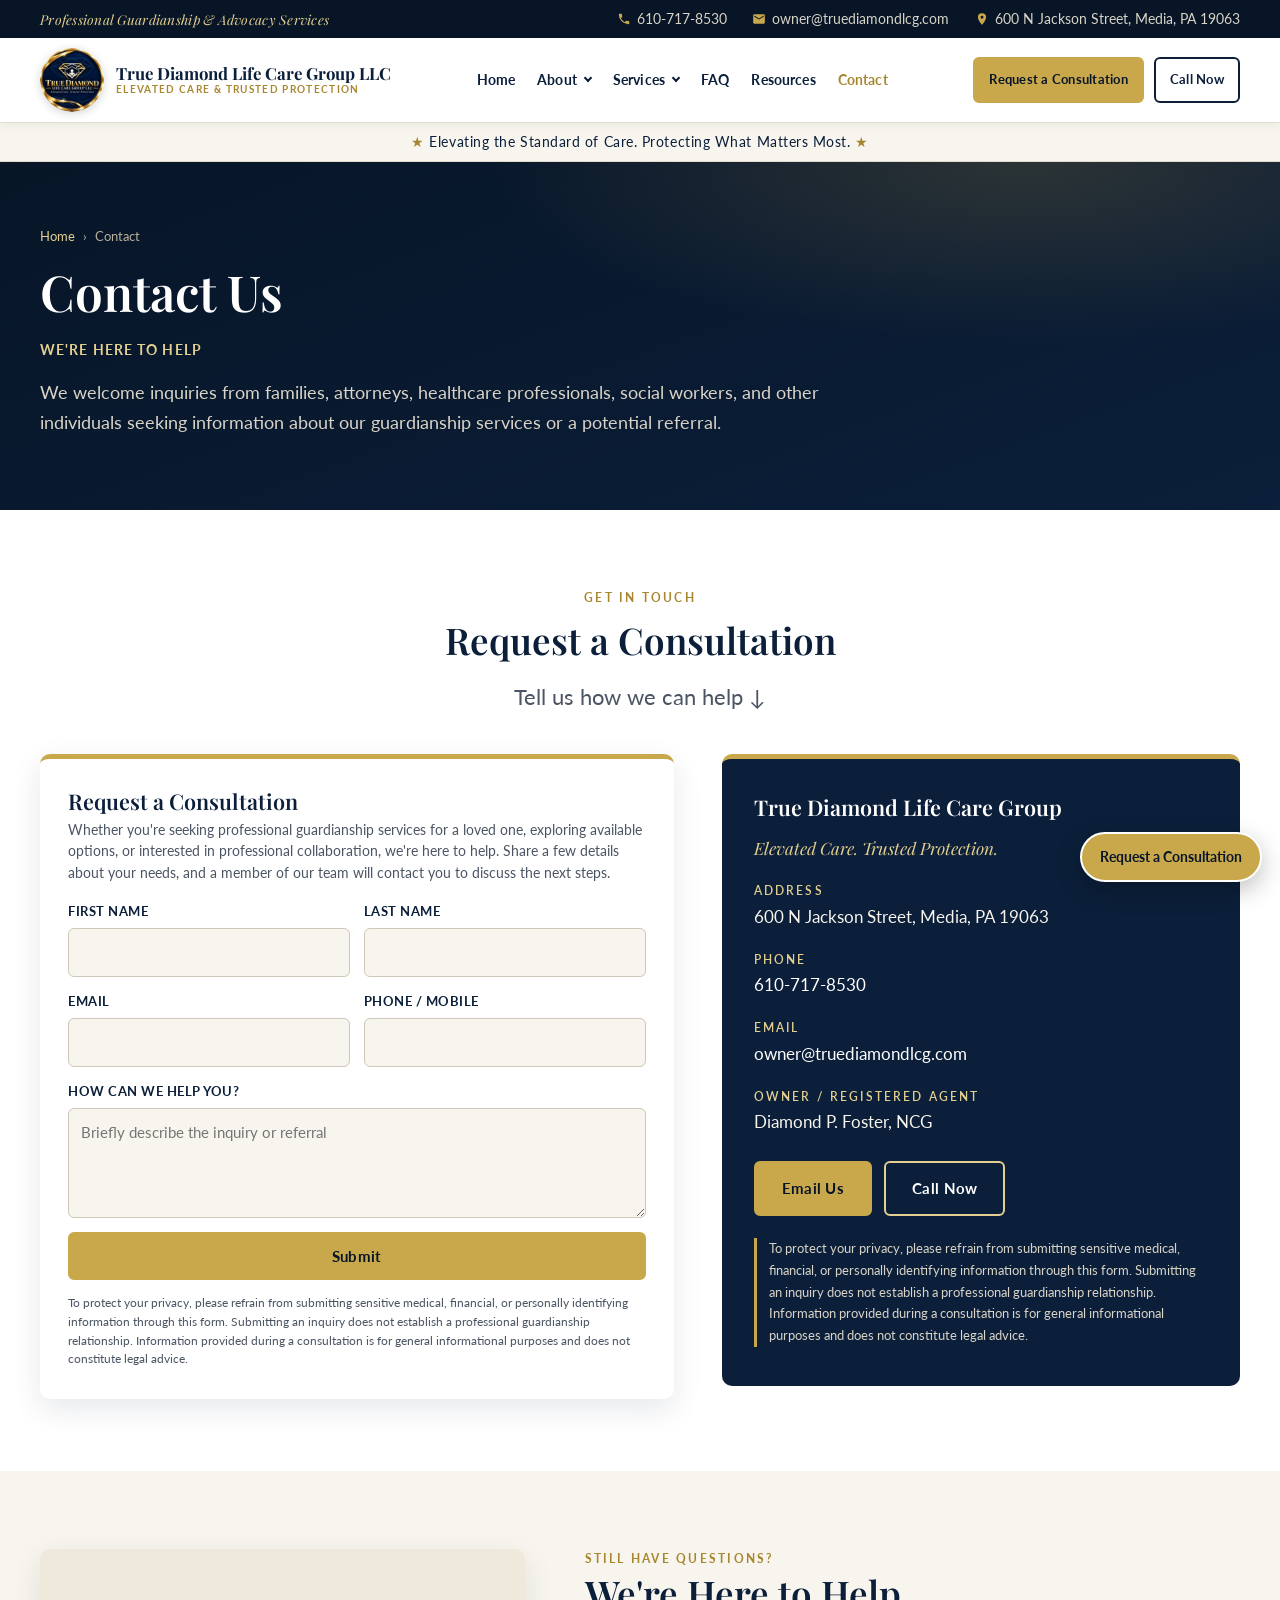
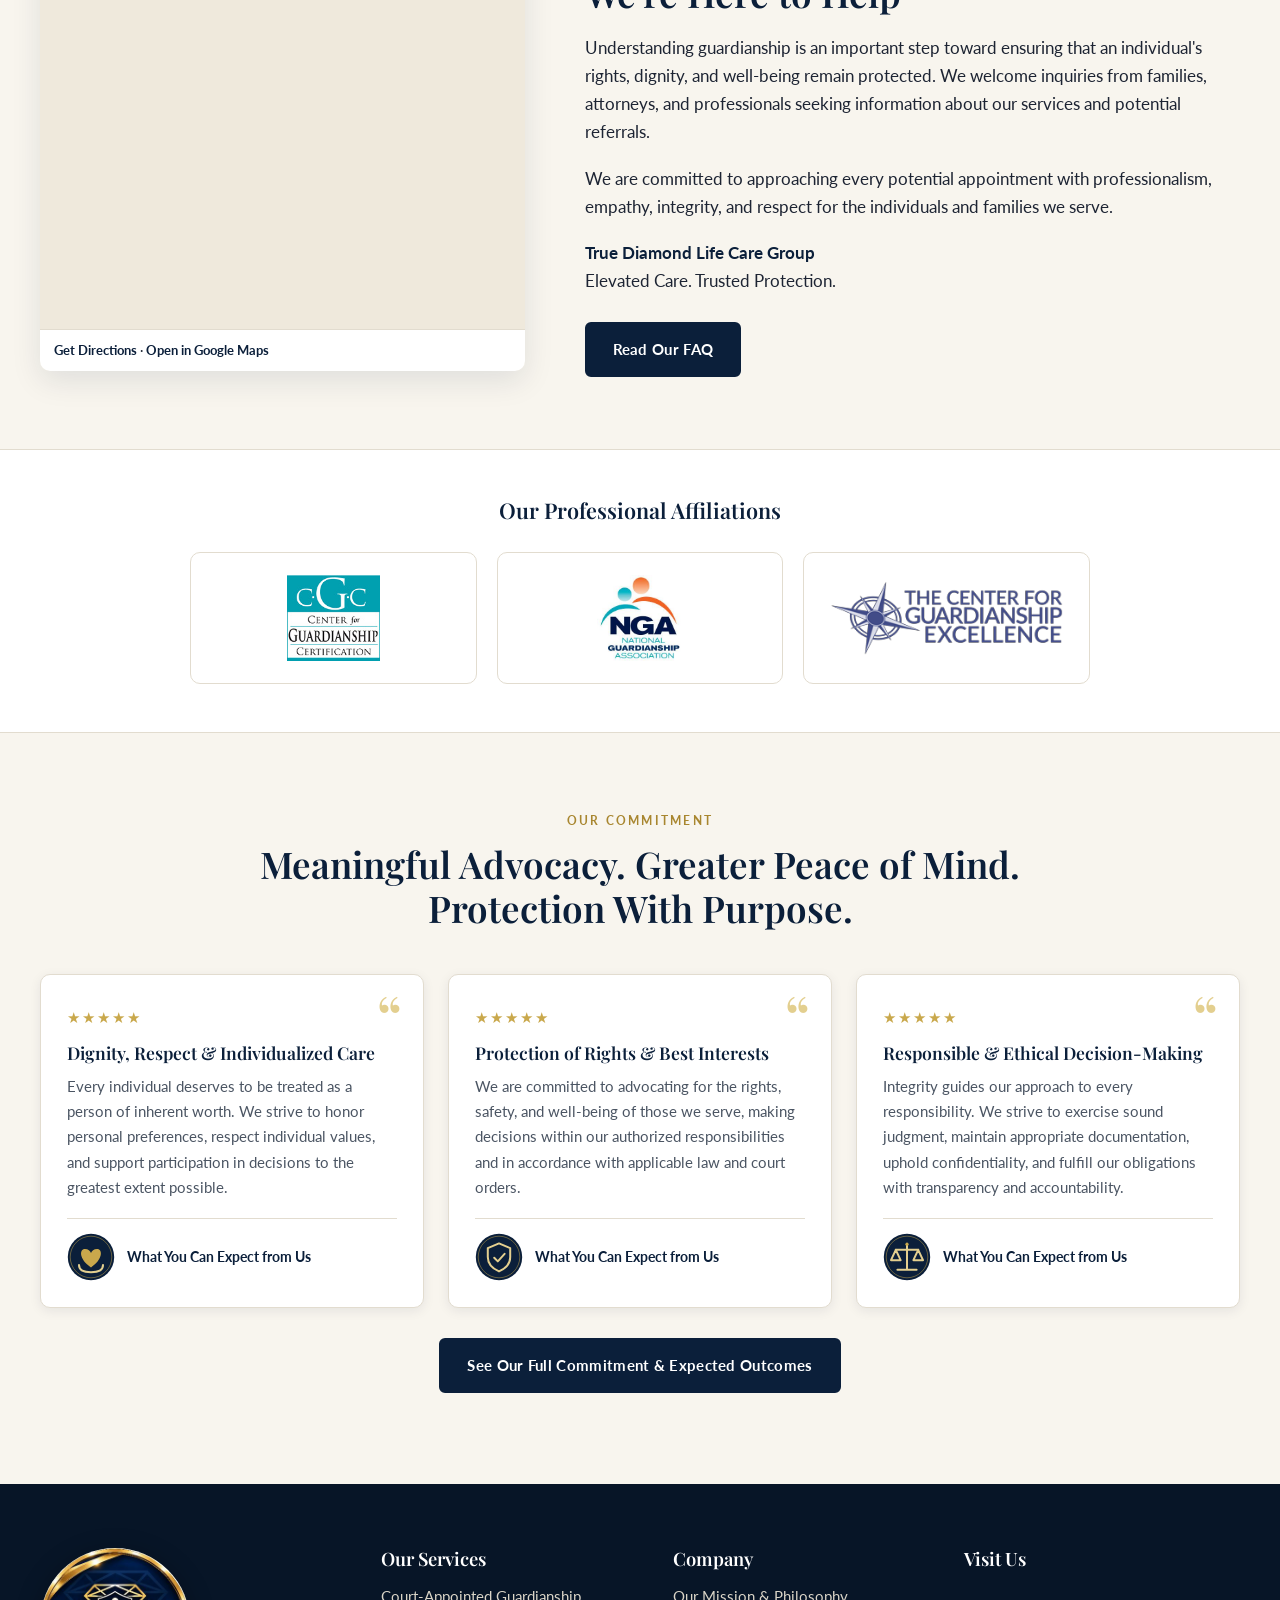
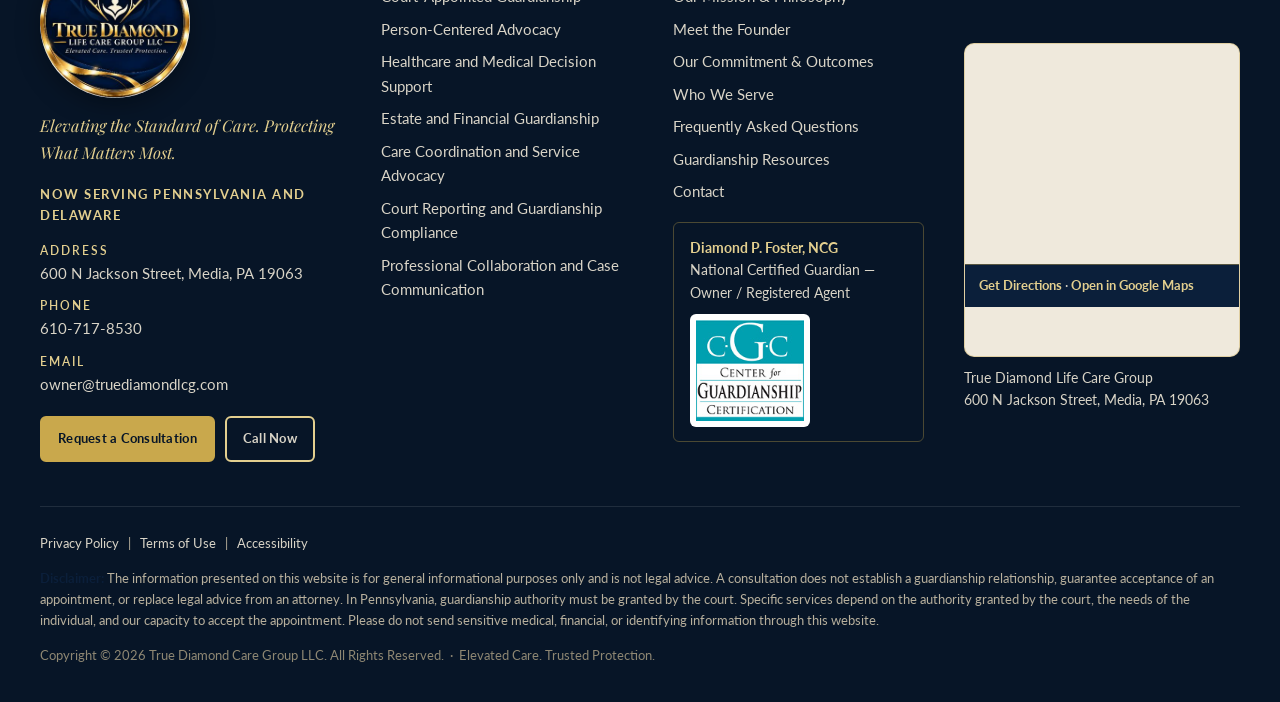
<file: site/contact.html>
<!DOCTYPE html>
<html lang="en">
<head>
<meta charset="utf-8">
<meta name="viewport" content="width=device-width, initial-scale=1, viewport-fit=cover">
<meta name="theme-color" content="#0b1f3a">
<title>Contact Us | True Diamond Life Care Group</title>
<meta name="description" content="Contact True Diamond Life Care Group in Media, Pennsylvania to inquire about guardianship services or a potential referral.">
<link rel="icon" type="image/png" href="assets/images/favicon.png">
<link rel="apple-touch-icon" href="assets/images/apple-touch-icon.png">
<link rel="preconnect" href="https://fonts.googleapis.com">
<link rel="preconnect" href="https://fonts.gstatic.com" crossorigin>
<link href="https://fonts.googleapis.com/css2?family=Lato:ital,wght@0,400;0,700;1,400&family=Playfair+Display:ital,wght@0,400;0,600;0,700;1,400&display=swap" rel="stylesheet">
<link rel="stylesheet" href="assets/style.css?v=55abed75">
</head>
<body>

<div class="topbar">
  <div class="container">
    <span class="tagline">Professional Guardianship &amp; Advocacy Services</span>
    <ul>
      <li><svg viewBox="0 0 24 24"><path d="M6.6 10.8a15.1 15.1 0 0 0 6.6 6.6l2.2-2.2a1 1 0 0 1 1-.25 11.4 11.4 0 0 0 3.6.57 1 1 0 0 1 1 1V20a1 1 0 0 1-1 1A17 17 0 0 1 3 4a1 1 0 0 1 1-1h3.5a1 1 0 0 1 1 1 11.4 11.4 0 0 0 .57 3.6 1 1 0 0 1-.25 1z"/></svg><a href="tel:+16107178530">610-717-8530</a></li>
      <li><svg viewBox="0 0 24 24"><path d="M20 4H4a2 2 0 0 0-2 2v12a2 2 0 0 0 2 2h16a2 2 0 0 0 2-2V6a2 2 0 0 0-2-2zm0 4-8 5-8-5V6l8 5 8-5z"/></svg><a href="mailto:owner@truediamondlcg.com">owner@truediamondlcg.com</a></li>
      <li><svg viewBox="0 0 24 24"><path d="M12 2a7 7 0 0 0-7 7c0 5.25 7 13 7 13s7-7.75 7-13a7 7 0 0 0-7-7zm0 9.5A2.5 2.5 0 1 1 12 6.5a2.5 2.5 0 0 1 0 5z"/></svg><span>600 N Jackson Street, Media, PA 19063</span></li>
    </ul>
  </div>
</div>
<header class="site-header">
  <div class="container">
    <a class="brand" href="index.html" aria-label="True Diamond Life Care Group home">
      <img class="brand-logo" src="assets/images/logo-160.png" srcset="assets/images/logo-160.png 1x, assets/images/logo-320.png 2x" alt="True Diamond Life Care Group logo" width="160" height="160">
      <span class="brand-text">
        <span class="brand-name">True Diamond Life Care Group LLC</span>
        <span class="brand-sub">Elevated Care &amp; Trusted Protection</span>
      </span>
    </a>
    <button class="nav-toggle" aria-label="Open menu" aria-expanded="false"><span></span><span></span><span></span></button>
    <nav class="nav" aria-label="Main">
      <ul>
        <li><a href="index.html">Home</a></li>
        <li class="has-sub"><a href="about.html">About</a>
          <ul class="sub">
            <li><a href="about.html">Our Mission &amp; Philosophy</a></li>
            <li><a href="founder.html">Meet the Founder</a></li>
            <li><a href="commitment.html">Our Commitment &amp; Outcomes</a></li>
          </ul>
        </li>
        <li class="has-sub"><a href="services.html">Services</a>
          <ul class="sub"><li><a href="services.html">All Guardianship Services</a></li><li><a href="service-court-appointed-guardianship.html">Court-Appointed Guardianship</a></li><li><a href="service-person-centered-advocacy.html">Person-Centered Advocacy</a></li><li><a href="service-healthcare-decision-support.html">Healthcare and Medical Decision Support</a></li><li><a href="service-estate-financial-guardianship.html">Estate and Financial Guardianship</a></li><li><a href="service-care-coordination.html">Care Coordination and Service Advocacy</a></li><li><a href="service-court-reporting-compliance.html">Court Reporting and Guardianship Compliance</a></li><li><a href="service-professional-collaboration.html">Professional Collaboration and Case Communication</a></li><li><a href="services.html#who-we-serve">Who We Serve</a></li><li><a href="commitment.html">Our Commitment &amp; Outcomes</a></li></ul>
        </li>
        <li><a href="faq.html">FAQ</a></li>
        <li><a href="resources.html">Resources</a></li>
        <li><a href="contact.html">Contact</a></li>
      </ul>
    </nav>
    <div class="header-cta">
      <a class="btn btn--gold" href="contact.html">Request a Consultation</a>
      <a class="btn btn--outline" href="tel:+16107178530">Call Now</a>
    </div>
  </div>
</header>
<div class="badge-strip"><span class="star">★</span> Elevating the Standard of Care. Protecting What Matters Most. <span class="star">★</span></div>

<main>

<section class="page-title">
  <div class="container">
    <p class="breadcrumb"><a href="index.html">Home</a><span>›</span>Contact</p>
    <h1>Contact Us</h1>
    <p class="meta">We're Here to Help</p><p class="lead">We welcome inquiries from families, attorneys, healthcare professionals, social workers, and other individuals seeking information about our guardianship services or a potential referral.</p>
  </div>
</section>

<section class="section" id="contact">
  <div class="container">
    <div class="section-head">
      <span class="eyebrow">Get in touch</span>
      <h2>Request a Consultation</h2>
      <h3 style="font-family:var(--font-body);font-weight:400;color:var(--ink-soft)">Tell us how we can help ↓</h3>
    </div>
    <div class="contact-grid">
      
<div class="form-card">
  <h3>Request a Consultation</h3>
  <p class="form-note">Whether you're seeking professional guardianship services for a loved one, exploring available options, or interested in professional collaboration, we're here to help. Share a few details about your needs, and a member of our team will contact you to discuss the next steps.</p>
  <form class="js-form" action="https://api.web3forms.com/submit" method="POST">
    <input type="hidden" name="access_key" value="e3c2bf45-0c92-43a9-92f1-59910344c0c0">
    <input type="hidden" name="subject" value="New Consultation Request — True Diamond website">
    <input type="hidden" name="from_name" value="True Diamond Website">
    <input type="checkbox" name="botcheck" class="hidden" style="display:none" tabindex="-1" autocomplete="off">
    <div class="form-grid">
      <div class="field"><label for="c-fn">First Name</label><input id="c-fn" name="first_name" type="text" required></div>
      <div class="field"><label for="c-ln">Last Name</label><input id="c-ln" name="last_name" type="text" required></div>
      <div class="field"><label for="c-em">Email</label><input id="c-em" name="email" type="email" required></div>
      <div class="field"><label for="c-ph">Phone / Mobile</label><input id="c-ph" name="phone" type="tel"></div>
      <div class="field full"><label for="c-msg">How can we help you?</label><textarea id="c-msg" name="message" placeholder="Briefly describe the inquiry or referral"></textarea></div>
    </div>
    <button class="btn btn--gold btn--block" type="submit">Submit</button>
    <div class="form-success">Thank you. Your inquiry has been received and we will be in touch.</div>
    <div class="form-error">Sorry — your message could not be sent. Please email <a href="mailto:owner@truediamondlcg.com">owner@truediamondlcg.com</a> or call <a href="tel:+16107178530">610-717-8530</a>.</div>
  </form>
  <p class="form-disclaimer">To protect your privacy, please refrain from submitting sensitive medical, financial, or personally identifying information through this form. Submitting an inquiry does not establish a professional guardianship relationship. Information provided during a consultation is for general informational purposes and does not constitute legal advice.</p>
</div>
      <div class="contact-info">
        <h3>True Diamond Life Care Group</h3>
        <p style="color:var(--gold-soft);font-family:var(--font-head);font-style:italic">Elevated Care. Trusted Protection.</p>
        <h4>Address</h4>
        <p>600 N Jackson Street, Media, PA 19063</p>
        <h4>Phone</h4>
        <p><a href="tel:+16107178530">610-717-8530</a></p>
        <h4>Email</h4>
        <p><a href="mailto:owner@truediamondlcg.com">owner@truediamondlcg.com</a></p>
        <h4>Owner / Registered Agent</h4>
        <p>Diamond P. Foster, NCG</p>
        <a class="btn btn--gold" href="mailto:owner@truediamondlcg.com">Email Us</a>
        <a class="btn btn--outline-light" href="tel:+16107178530">Call Now</a>
        <p class="privacy-note">To protect your privacy, please refrain from submitting sensitive medical, financial, or personally identifying information through this form. Submitting an inquiry does not establish a professional guardianship relationship. Information provided during a consultation is for general informational purposes and does not constitute legal advice.</p>
      </div>
    </div>
  </div>
</section>
<section class="section section--ivory">
  <div class="container">
    <div class="about-grid">
      <div class="about-media"><div class="gmap gmap--card">
  <iframe src="https://maps.google.com/maps?q=600+N+Jackson+Street,+Media,+PA+19063&z=15&output=embed" width="100%" height="380" style="border:0" loading="lazy" allowfullscreen referrerpolicy="no-referrer-when-downgrade" title="Map of 600 N Jackson Street, Media, PA 19063"></iframe>
  <div class="gmap-links"><a href="https://www.google.com/maps/dir/?api=1&destination=600+N+Jackson+Street,+Media,+PA+19063" target="_blank" rel="noopener">Get Directions</a> · <a href="https://www.google.com/maps/search/?api=1&query=600+N+Jackson+Street,+Media,+PA+19063" target="_blank" rel="noopener">Open in Google Maps</a></div>
</div></div>
      <div class="about-text">
        <span class="eyebrow">Still have questions?</span>
        <h2>We're Here to Help</h2>
        <p>Understanding guardianship is an important step toward ensuring that an individual's rights, dignity, and well-being remain protected. We welcome inquiries from families, attorneys, and professionals seeking information about our services and potential referrals.</p>
        <p>We are committed to approaching every potential appointment with professionalism, empathy, integrity, and respect for the individuals and families we serve.</p>
        <p><strong>True Diamond Life Care Group</strong><br>Elevated Care. Trusted Protection.</p>
        <a class="btn btn--navy" href="faq.html">Read Our FAQ</a>
      </div>
    </div>
  </div>
</section>

<section class="logo-strip">
  <div class="container">
    <h2>Our Professional Affiliations</h2>
    <div class="logo-row logo-row--3">
      <div class="affil"><img src="assets/images/affil-cgc.png" alt="Center for Guardianship Certification" loading="lazy" decoding="async"></div><div class="affil"><img src="assets/images/affil-nga.png" alt="National Guardianship Association" loading="lazy" decoding="async"></div><div class="affil"><img src="assets/images/affil-cge.png" alt="The Center for Guardianship Excellence" loading="lazy" decoding="async"></div>
    </div>
  </div>
</section>
<section class="section section--ivory">
  <div class="container">
    <div class="section-head">
      <span class="eyebrow">Our Commitment</span>
      <h2>Meaningful Advocacy. Greater Peace of Mind. Protection With Purpose.</h2>
    </div>
    <div class="testi-grid">
<article class="testi">
  <div class="stars">★★★★★</div>
  <h3>Dignity, Respect &amp; Individualized Care</h3>
  <p>Every individual deserves to be treated as a person of inherent worth. We strive to honor personal preferences, respect individual values, and support participation in decisions to the greatest extent possible.</p>
  <div class="who"><img class="illus illus--avatar" src="assets/images/illus/value-dignity.svg" alt="Dignity, Respect &amp;amp; Individualized Care" loading="lazy" decoding="async"><span>What You Can Expect from Us</span></div>
</article>
<article class="testi">
  <div class="stars">★★★★★</div>
  <h3>Protection of Rights &amp; Best Interests</h3>
  <p>We are committed to advocating for the rights, safety, and well-being of those we serve, making decisions within our authorized responsibilities and in accordance with applicable law and court orders.</p>
  <div class="who"><img class="illus illus--avatar" src="assets/images/illus/value-rights.svg" alt="Protection of Rights &amp;amp; Best Interests" loading="lazy" decoding="async"><span>What You Can Expect from Us</span></div>
</article>
<article class="testi">
  <div class="stars">★★★★★</div>
  <h3>Responsible &amp; Ethical Decision-Making</h3>
  <p>Integrity guides our approach to every responsibility. We strive to exercise sound judgment, maintain appropriate documentation, uphold confidentiality, and fulfill our obligations with transparency and accountability.</p>
  <div class="who"><img class="illus illus--avatar" src="assets/images/illus/value-ethics.svg" alt="Responsible &amp;amp; Ethical Decision-Making" loading="lazy" decoding="async"><span>What You Can Expect from Us</span></div>
</article></div>
    <p style="text-align:center;margin-top:30px"><a class="btn btn--navy" href="commitment.html">See Our Full Commitment &amp; Expected Outcomes</a></p>
  </div>
</section>

</main>

<footer class="site-footer">
  <div class="container">
    <div class="footer-main">
      <div class="footer-brand">
        <a class="brand brand--footer" href="index.html"><img class="brand-logo brand-logo--lg" src="assets/images/logo-320.png" alt="True Diamond Life Care Group logo" width="320" height="320" loading="lazy"></a>
        <p class="tag">Elevating the Standard of Care. Protecting What Matters Most.</p>
        <p class="serving-footer">Now Serving Pennsylvania and Delaware</p>
        <h5>Address</h5><p>600 N Jackson Street, Media, PA 19063</p>
        <h5>Phone</h5><p><a href="tel:+16107178530">610-717-8530</a></p>
        <h5>Email</h5><p><a href="mailto:owner@truediamondlcg.com">owner@truediamondlcg.com</a></p>
        <div style="margin-top:16px">
          <a class="btn btn--gold" href="contact.html">Request a Consultation</a>
          <a class="btn btn--outline-light" href="tel:+16107178530">Call Now</a>
        </div>
      </div>
      <div>
        <h4>Our Services</h4>
        <ul><li><a href="service-court-appointed-guardianship.html">Court-Appointed Guardianship</a></li><li><a href="service-person-centered-advocacy.html">Person-Centered Advocacy</a></li><li><a href="service-healthcare-decision-support.html">Healthcare and Medical Decision Support</a></li><li><a href="service-estate-financial-guardianship.html">Estate and Financial Guardianship</a></li><li><a href="service-care-coordination.html">Care Coordination and Service Advocacy</a></li><li><a href="service-court-reporting-compliance.html">Court Reporting and Guardianship Compliance</a></li><li><a href="service-professional-collaboration.html">Professional Collaboration and Case Communication</a></li></ul>
      </div>
      <div>
        <h4>Company</h4>
        <ul>
          <li><a href="about.html">Our Mission &amp; Philosophy</a></li>
          <li><a href="founder.html">Meet the Founder</a></li>
          <li><a href="commitment.html">Our Commitment &amp; Outcomes</a></li>
          <li><a href="services.html#who-we-serve">Who We Serve</a></li>
          <li><a href="faq.html">Frequently Asked Questions</a></li>
          <li><a href="resources.html">Guardianship Resources</a></li>
          <li><a href="contact.html">Contact</a></li>
        </ul>
        <div class="footer-cred">
          <strong>Diamond P. Foster, NCG</strong>
          National Certified Guardian — Owner / Registered Agent
          <div style="margin-top:10px"><img class="cert-badge" src="assets/images/affil-cgc.png" alt="Center for Guardianship Certification"></div>
        </div>
      </div>
      <div class="footer-map">
        <h4>Visit Us</h4>
        <div class="gmap gmap--footer">
  <iframe src="https://maps.google.com/maps?q=600+N+Jackson+Street,+Media,+PA+19063&z=15&output=embed" width="100%" height="220" style="border:0" loading="lazy" allowfullscreen referrerpolicy="no-referrer-when-downgrade" title="Map of 600 N Jackson Street, Media, PA 19063"></iframe>
  <div class="gmap-links"><a href="https://www.google.com/maps/dir/?api=1&destination=600+N+Jackson+Street,+Media,+PA+19063" target="_blank" rel="noopener">Get Directions</a> · <a href="https://www.google.com/maps/search/?api=1&query=600+N+Jackson+Street,+Media,+PA+19063" target="_blank" rel="noopener">Open in Google Maps</a></div>
</div>
        <p class="addr">True Diamond Life Care Group<br>600 N Jackson Street, Media, PA 19063</p>
      </div>
    </div>
    <div class="footer-legal">
      <p class="policy"><a href="#">Privacy Policy</a> | <a href="#">Terms of Use</a> | <a href="#">Accessibility</a></p>
      <p class="disclaimer"><strong>Disclaimer:</strong> The information presented on this website is for general informational purposes only and is not legal advice. A consultation does not establish a guardianship relationship, guarantee acceptance of an appointment, or replace legal advice from an attorney. In Pennsylvania, guardianship authority must be granted by the court. Specific services depend on the authority granted by the court, the needs of the individual, and our capacity to accept the appointment. Please do not send sensitive medical, financial, or identifying information through this website.</p>
      <p class="copy">Copyright © <span data-year>2026</span> True Diamond Care Group LLC. All Rights Reserved. &nbsp;·&nbsp; Elevated Care. Trusted Protection.</p>
    </div>
  </div>
</footer>
<a class="float-cta" href="contact.html">Request a Consultation</a>
<div class="mobile-bar" role="navigation" aria-label="Quick actions">
  <a class="btn btn--outline" href="tel:+16107178530">Call Now</a>
  <a class="btn btn--gold" href="contact.html">Request a Consultation</a>
</div>

<script src="assets/main.js?v=4a3849b5"></script>
</body>
</html>
</file>
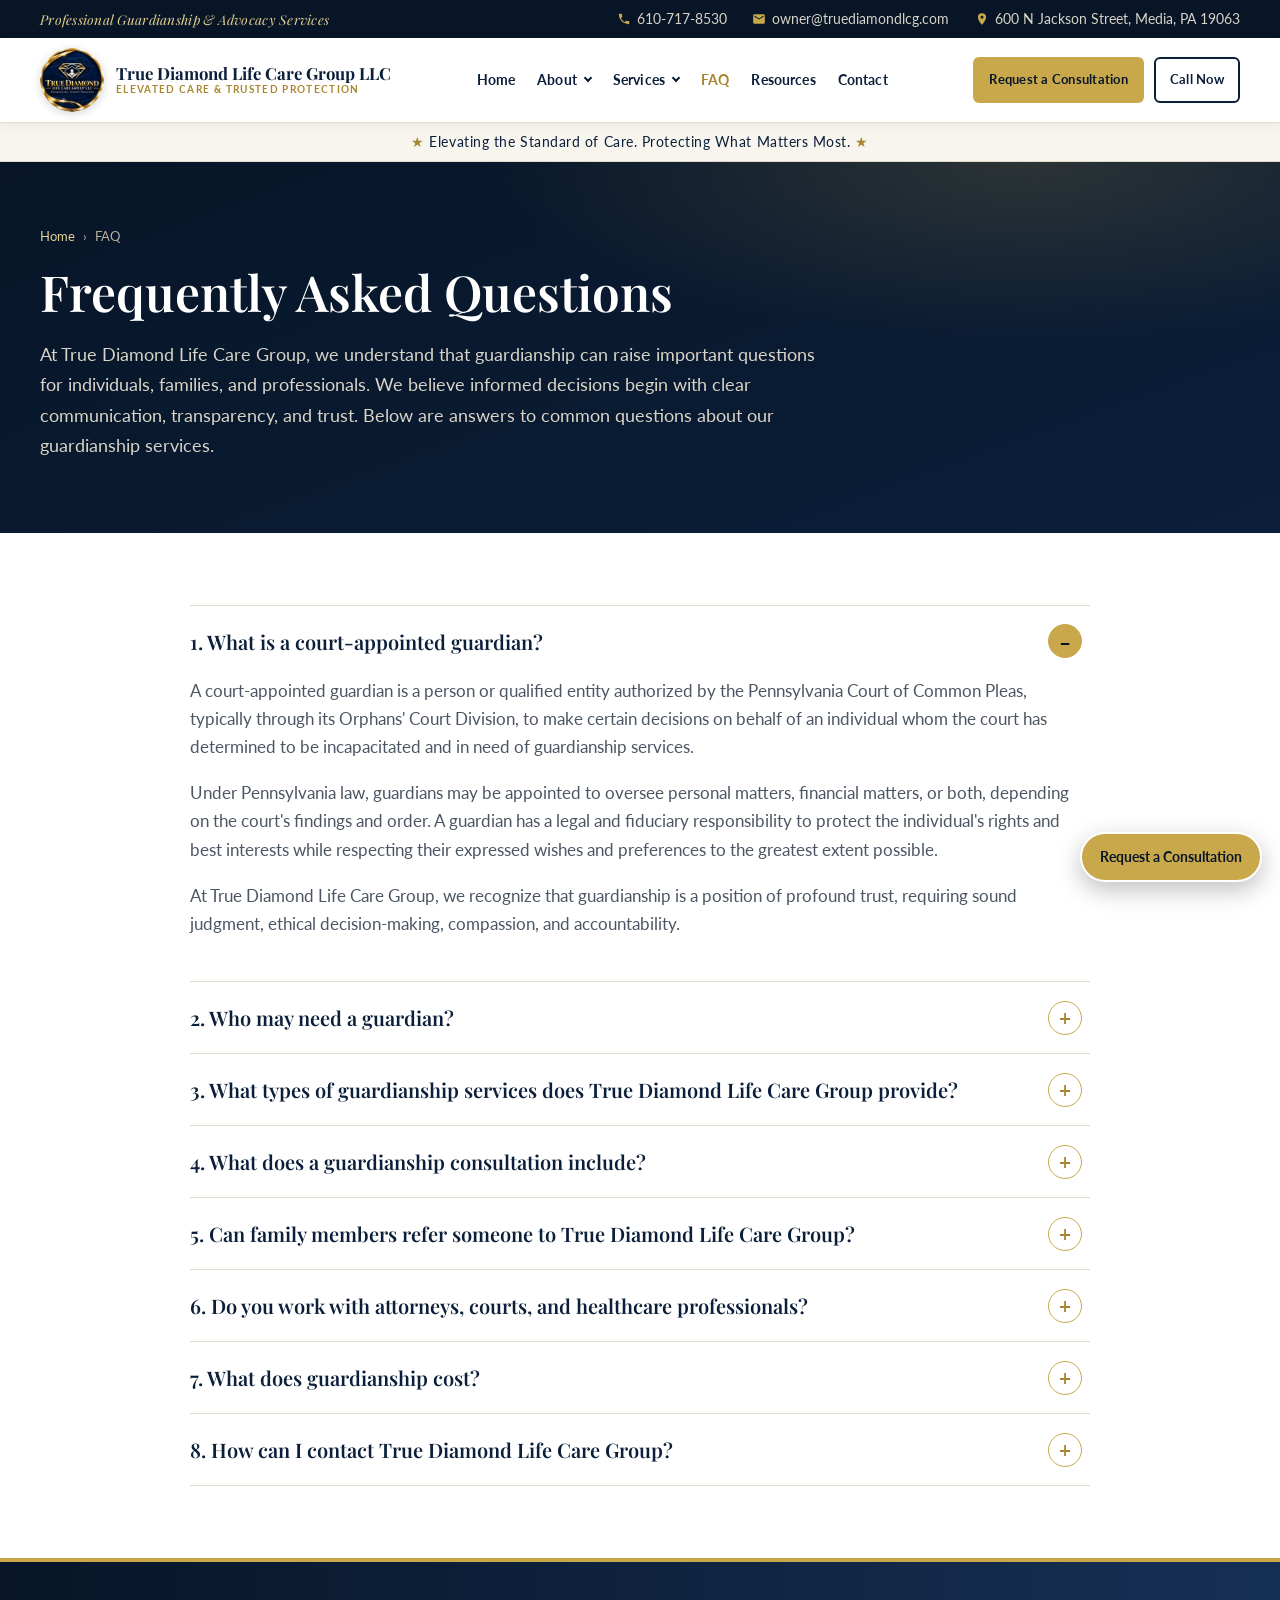
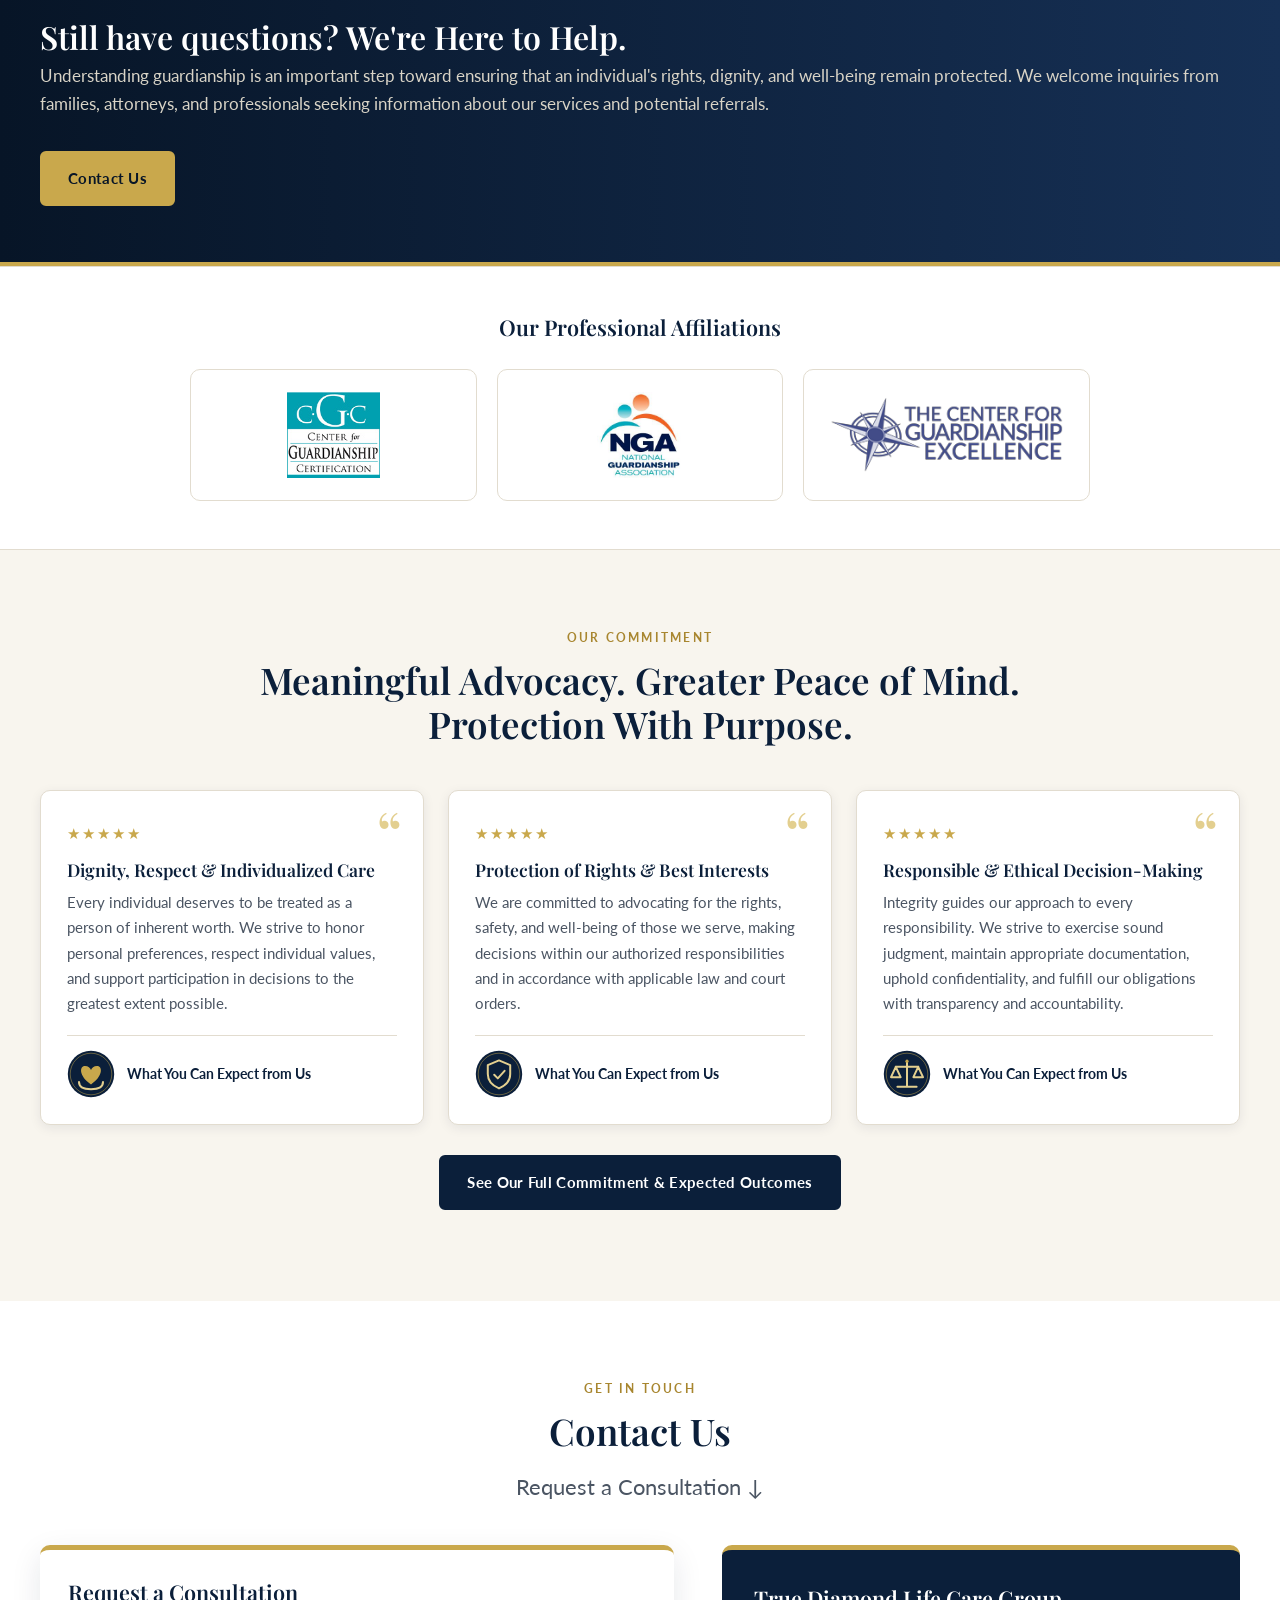
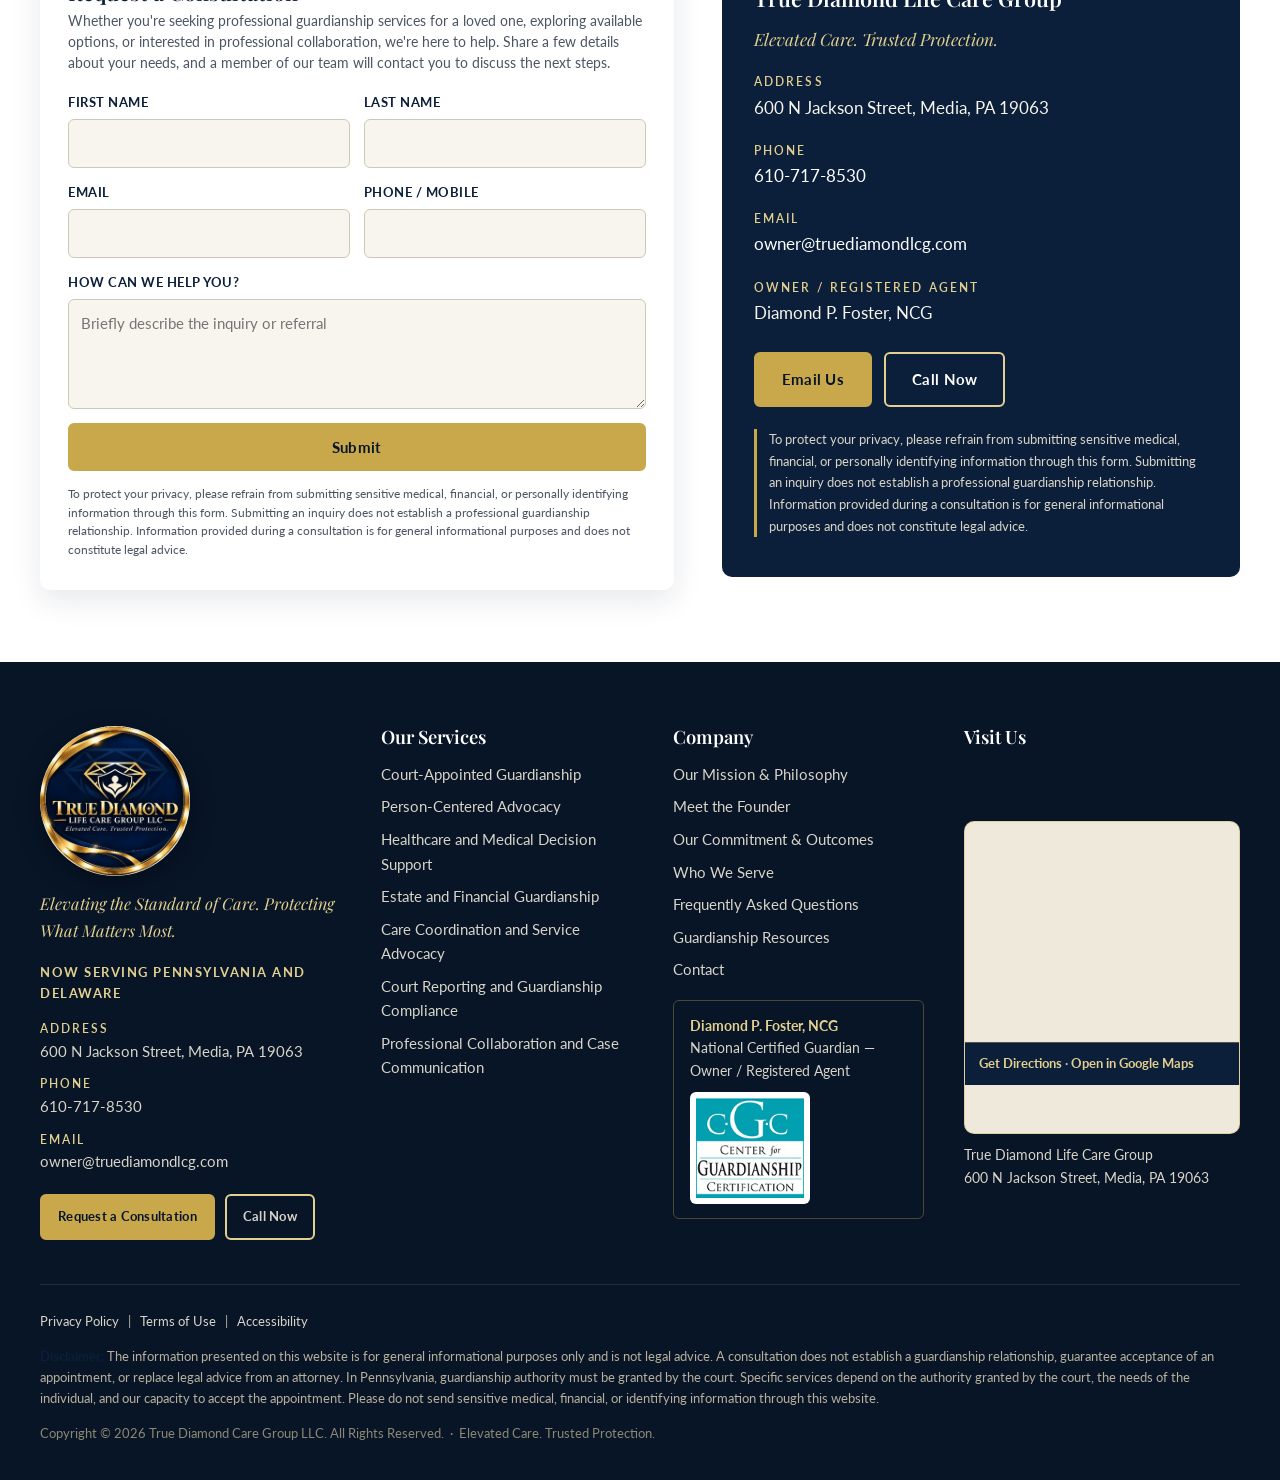
<file: site/faq.html>
<!DOCTYPE html>
<html lang="en">
<head>
<meta charset="utf-8">
<meta name="viewport" content="width=device-width, initial-scale=1, viewport-fit=cover">
<meta name="theme-color" content="#0b1f3a">
<title>Frequently Asked Questions | True Diamond Life Care Group</title>
<meta name="description" content="Answers to common questions about court-appointed guardianship in Pennsylvania and our guardianship services.">
<link rel="icon" type="image/png" href="assets/images/favicon.png">
<link rel="apple-touch-icon" href="assets/images/apple-touch-icon.png">
<link rel="preconnect" href="https://fonts.googleapis.com">
<link rel="preconnect" href="https://fonts.gstatic.com" crossorigin>
<link href="https://fonts.googleapis.com/css2?family=Lato:ital,wght@0,400;0,700;1,400&family=Playfair+Display:ital,wght@0,400;0,600;0,700;1,400&display=swap" rel="stylesheet">
<link rel="stylesheet" href="assets/style.css?v=55abed75">
</head>
<body>

<div class="topbar">
  <div class="container">
    <span class="tagline">Professional Guardianship &amp; Advocacy Services</span>
    <ul>
      <li><svg viewBox="0 0 24 24"><path d="M6.6 10.8a15.1 15.1 0 0 0 6.6 6.6l2.2-2.2a1 1 0 0 1 1-.25 11.4 11.4 0 0 0 3.6.57 1 1 0 0 1 1 1V20a1 1 0 0 1-1 1A17 17 0 0 1 3 4a1 1 0 0 1 1-1h3.5a1 1 0 0 1 1 1 11.4 11.4 0 0 0 .57 3.6 1 1 0 0 1-.25 1z"/></svg><a href="tel:+16107178530">610-717-8530</a></li>
      <li><svg viewBox="0 0 24 24"><path d="M20 4H4a2 2 0 0 0-2 2v12a2 2 0 0 0 2 2h16a2 2 0 0 0 2-2V6a2 2 0 0 0-2-2zm0 4-8 5-8-5V6l8 5 8-5z"/></svg><a href="mailto:owner@truediamondlcg.com">owner@truediamondlcg.com</a></li>
      <li><svg viewBox="0 0 24 24"><path d="M12 2a7 7 0 0 0-7 7c0 5.25 7 13 7 13s7-7.75 7-13a7 7 0 0 0-7-7zm0 9.5A2.5 2.5 0 1 1 12 6.5a2.5 2.5 0 0 1 0 5z"/></svg><span>600 N Jackson Street, Media, PA 19063</span></li>
    </ul>
  </div>
</div>
<header class="site-header">
  <div class="container">
    <a class="brand" href="index.html" aria-label="True Diamond Life Care Group home">
      <img class="brand-logo" src="assets/images/logo-160.png" srcset="assets/images/logo-160.png 1x, assets/images/logo-320.png 2x" alt="True Diamond Life Care Group logo" width="160" height="160">
      <span class="brand-text">
        <span class="brand-name">True Diamond Life Care Group LLC</span>
        <span class="brand-sub">Elevated Care &amp; Trusted Protection</span>
      </span>
    </a>
    <button class="nav-toggle" aria-label="Open menu" aria-expanded="false"><span></span><span></span><span></span></button>
    <nav class="nav" aria-label="Main">
      <ul>
        <li><a href="index.html">Home</a></li>
        <li class="has-sub"><a href="about.html">About</a>
          <ul class="sub">
            <li><a href="about.html">Our Mission &amp; Philosophy</a></li>
            <li><a href="founder.html">Meet the Founder</a></li>
            <li><a href="commitment.html">Our Commitment &amp; Outcomes</a></li>
          </ul>
        </li>
        <li class="has-sub"><a href="services.html">Services</a>
          <ul class="sub"><li><a href="services.html">All Guardianship Services</a></li><li><a href="service-court-appointed-guardianship.html">Court-Appointed Guardianship</a></li><li><a href="service-person-centered-advocacy.html">Person-Centered Advocacy</a></li><li><a href="service-healthcare-decision-support.html">Healthcare and Medical Decision Support</a></li><li><a href="service-estate-financial-guardianship.html">Estate and Financial Guardianship</a></li><li><a href="service-care-coordination.html">Care Coordination and Service Advocacy</a></li><li><a href="service-court-reporting-compliance.html">Court Reporting and Guardianship Compliance</a></li><li><a href="service-professional-collaboration.html">Professional Collaboration and Case Communication</a></li><li><a href="services.html#who-we-serve">Who We Serve</a></li><li><a href="commitment.html">Our Commitment &amp; Outcomes</a></li></ul>
        </li>
        <li><a href="faq.html">FAQ</a></li>
        <li><a href="resources.html">Resources</a></li>
        <li><a href="contact.html">Contact</a></li>
      </ul>
    </nav>
    <div class="header-cta">
      <a class="btn btn--gold" href="contact.html">Request a Consultation</a>
      <a class="btn btn--outline" href="tel:+16107178530">Call Now</a>
    </div>
  </div>
</header>
<div class="badge-strip"><span class="star">★</span> Elevating the Standard of Care. Protecting What Matters Most. <span class="star">★</span></div>

<main>

<section class="page-title">
  <div class="container">
    <p class="breadcrumb"><a href="index.html">Home</a><span>›</span>FAQ</p>
    <h1>Frequently Asked Questions</h1>
    <p class="lead">At True Diamond Life Care Group, we understand that guardianship can raise important questions for individuals, families, and professionals. We believe informed decisions begin with clear communication, transparency, and trust. Below are answers to common questions about our guardianship services.</p>
  </div>
</section>
<section class="section">
  <div class="container">
    <div class="faq-list">
<div class="faq-item open">
  <button class="faq-q" aria-expanded="true">1. What is a court-appointed guardian?</button>
  <div class="faq-a">
<p>A court-appointed guardian is a person or qualified entity authorized by the Pennsylvania Court of Common Pleas, typically through its Orphans' Court Division, to make certain decisions on behalf of an individual whom the court has determined to be incapacitated and in need of guardianship services.</p>
<p>Under Pennsylvania law, guardians may be appointed to oversee personal matters, financial matters, or both, depending on the court's findings and order. A guardian has a legal and fiduciary responsibility to protect the individual's rights and best interests while respecting their expressed wishes and preferences to the greatest extent possible.</p>
<p>At True Diamond Life Care Group, we recognize that guardianship is a position of profound trust, requiring sound judgment, ethical decision-making, compassion, and accountability.</p></div>
</div>
<div class="faq-item">
  <button class="faq-q" aria-expanded="false">2. Who may need a guardian?</button>
  <div class="faq-a">
<p>Under Pennsylvania law, an adult may need a guardian when a court determines, based on clear and convincing evidence, that a condition or disability impairs their ability to make or communicate decisions and that guardianship services are necessary to meet their essential needs or protect their financial resources.</p>
<p>The court must consider the individual's functional abilities, available support systems, and less restrictive alternatives before appointing a guardian. A diagnosis, disability, or residence in a care facility does not automatically establish the need for guardianship.</p>
<p>True Diamond Life Care Group is committed to recognizing everyone's unique circumstances and fully respecting their right to independence and self-determination permitted by law.</p></div>
</div>
<div class="faq-item">
  <button class="faq-q" aria-expanded="false">3. What types of guardianship services does True Diamond Life Care Group provide?</button>
  <div class="faq-a">
<p>True Diamond Life Care Group focuses on professional, person-centered guardianship and advocacy. Depending on the appointment, authorization, and availability of services, our intended service areas include:</p>
<ul>
<li><strong>Guardianship of the Person:</strong> Supporting personal care, living arrangements, healthcare coordination, and other matters authorized by the court.</li>
<li><strong>Guardianship of the Estate:</strong> Managing financial affairs, safeguarding assets, monitoring income and expenditures, and maintaining appropriate records when appointed and authorized.</li>
<li><strong>Person-Centered Advocacy:</strong> Promoting individual rights, preferences, dignity, and participation in decisions.</li>
<li><strong>Care Coordination:</strong> Communicating with healthcare providers, residential facilities, social workers, and other authorized professionals to help address an individual's needs.</li>
<li><strong>Court Reporting and Compliance:</strong> Maintaining appropriate records and completing required guardianship reports and filings.</li>
<li><strong>Professional Collaboration:</strong> Coordinating with attorneys, court personnel, families, and other relevant parties when appropriate and legally authorized.</li>
</ul>
<p>Specific services depend on the authority granted by the court, the needs of the individual, and our capacity to accept the appointment. Please <a href="contact.html">contact us</a> to discuss a potential referral.</p></div>
</div>
<div class="faq-item">
  <button class="faq-q" aria-expanded="false">4. What does a guardianship consultation include?</button>
  <div class="faq-a">
<p>A guardianship consultation with True Diamond Life Care Group provides an opportunity to discuss an individual's circumstances, identify potential guardianship needs, and explore how professional guardianship services may be appropriate.</p>
<p>During the consultation, we discuss the individual's current situation, support needs, existing legal arrangements, and any concerns regarding personal well-being, healthcare coordination, or financial oversight. We also review the general guardianship process in Pennsylvania, explain the differences between guardianship of the person and guardianship of the estate, and discuss the responsibilities associated with a potential court appointment.</p>
<p>Our consultation may include:</p>
<ul>
<li><strong>Individual Needs Assessment:</strong> Discussing the individual's circumstances, functional needs, available support systems, and areas where assistance may be needed.</li>
<li><strong>Guardianship Options:</strong> Exploring whether guardianship may be appropriate and discussing less restrictive alternatives that may be worth considering.</li>
<li><strong>Legal Process Overview:</strong> Explaining the general Pennsylvania guardianship appointment process and identifying questions that may require guidance from a qualified attorney.</li>
<li><strong>Scope of Services:</strong> Reviewing the types of guardianship services we offer and whether the potential appointment aligns with our capabilities.</li>
<li><strong>Documentation and Next Steps:</strong> Identifying potentially relevant records and outlining possible next steps, referrals, or information needed to move forward.</li>
<li><strong>Fees and Appointment Expectations:</strong> Discussing consultation fees, service availability, potential responsibilities, and the court appointment process.</li>
</ul>
<p>At True Diamond Life Care Group, we approach every consultation with empathy, professionalism, confidentiality, and respect for the individual's dignity. Our goal is to provide clarity, help families and professionals better understand their options, and determine whether our guardianship services may be an appropriate fit.</p>
<p><em>Please note: A consultation does not establish a guardianship relationship, guarantee acceptance of an appointment, or replace legal advice from an attorney. In Pennsylvania, guardianship authority must be granted by the court.</em></p></div>
</div>
<div class="faq-item">
  <button class="faq-q" aria-expanded="false">5. Can family members refer someone to True Diamond Life Care Group?</button>
  <div class="faq-a">
<p>Yes. Family members, attorneys, healthcare professionals, social workers, and other interested parties may contact us to inquire about a potential guardianship referral. We welcome preliminary inquiries from families and professionals seeking information about our services and potential availability.</p></div>
</div>
<div class="faq-item">
  <button class="faq-q" aria-expanded="false">6. Do you work with attorneys, courts, and healthcare professionals?</button>
  <div class="faq-a">
<p>Professional collaboration is an important part of responsible guardianship. Where appropriate and legally authorized, True Diamond Life Care Group works to maintain effective communication with attorneys, court personnel, healthcare providers, social workers, residential facilities, and other professionals involved in an individual's care.</p>
<p>A guardian's responsibilities may include coordinating supportive services, advocating for the individual's best interests, monitoring care arrangements, maintaining appropriate documentation, and submitting required reports to the appointing court.</p>
<p>We recognize the importance of professional accountability, timely communication, confidentiality, and respect for the roles of other professionals involved in supporting the individual.</p></div>
</div>
<div class="faq-item">
  <button class="faq-q" aria-expanded="false">7. What does guardianship cost?</button>
  <div class="faq-a">
<p>The cost of guardianship depends on the nature of the appointment, the scope of responsibilities, the individual's circumstances, and applicable legal and court requirements.</p>
<p>Court-appointed guardianship may involve attorney fees, court costs, evaluation expenses, guardian compensation, and other authorized administrative expenses. Responsibility for these expenses varies according to the circumstances and applicable law.</p>
<p>Please <a href="contact.html">contact us</a> for information about fees for a potential appointment.</p></div>
</div>
<div class="faq-item">
  <button class="faq-q" aria-expanded="false">8. How can I contact True Diamond Life Care Group?</button>
  <div class="faq-a">
<p>We welcome inquiries from families, attorneys, healthcare professionals, social workers, and other individuals seeking information about our guardianship services or a potential referral.</p>
<p>Please use the contact information provided on our <a href="contact.html">contact page</a> to inquire about service availability or request additional information.</p>
<p>To protect privacy, please do not submit sensitive medical, financial, or identifying information through an unsecured contact form. Information about a potential appointment should be shared through an appropriate, secure channel.</p></div>
</div></div>
  </div>
</section>

<section class="cta-band">
  <div class="container">
    <div>
      <h2>Still have questions? We're Here to Help.</h2>
      <p>Understanding guardianship is an important step toward ensuring that an individual's rights, dignity, and well-being remain protected. We welcome inquiries from families, attorneys, and professionals seeking information about our services and potential referrals.</p>
    </div>
    <a class="btn btn--gold" href="contact.html">Contact Us</a>
  </div>
</section>

<section class="logo-strip">
  <div class="container">
    <h2>Our Professional Affiliations</h2>
    <div class="logo-row logo-row--3">
      <div class="affil"><img src="assets/images/affil-cgc.png" alt="Center for Guardianship Certification" loading="lazy" decoding="async"></div><div class="affil"><img src="assets/images/affil-nga.png" alt="National Guardianship Association" loading="lazy" decoding="async"></div><div class="affil"><img src="assets/images/affil-cge.png" alt="The Center for Guardianship Excellence" loading="lazy" decoding="async"></div>
    </div>
  </div>
</section>
<section class="section section--ivory">
  <div class="container">
    <div class="section-head">
      <span class="eyebrow">Our Commitment</span>
      <h2>Meaningful Advocacy. Greater Peace of Mind. Protection With Purpose.</h2>
    </div>
    <div class="testi-grid">
<article class="testi">
  <div class="stars">★★★★★</div>
  <h3>Dignity, Respect &amp; Individualized Care</h3>
  <p>Every individual deserves to be treated as a person of inherent worth. We strive to honor personal preferences, respect individual values, and support participation in decisions to the greatest extent possible.</p>
  <div class="who"><img class="illus illus--avatar" src="assets/images/illus/value-dignity.svg" alt="Dignity, Respect &amp;amp; Individualized Care" loading="lazy" decoding="async"><span>What You Can Expect from Us</span></div>
</article>
<article class="testi">
  <div class="stars">★★★★★</div>
  <h3>Protection of Rights &amp; Best Interests</h3>
  <p>We are committed to advocating for the rights, safety, and well-being of those we serve, making decisions within our authorized responsibilities and in accordance with applicable law and court orders.</p>
  <div class="who"><img class="illus illus--avatar" src="assets/images/illus/value-rights.svg" alt="Protection of Rights &amp;amp; Best Interests" loading="lazy" decoding="async"><span>What You Can Expect from Us</span></div>
</article>
<article class="testi">
  <div class="stars">★★★★★</div>
  <h3>Responsible &amp; Ethical Decision-Making</h3>
  <p>Integrity guides our approach to every responsibility. We strive to exercise sound judgment, maintain appropriate documentation, uphold confidentiality, and fulfill our obligations with transparency and accountability.</p>
  <div class="who"><img class="illus illus--avatar" src="assets/images/illus/value-ethics.svg" alt="Responsible &amp;amp; Ethical Decision-Making" loading="lazy" decoding="async"><span>What You Can Expect from Us</span></div>
</article></div>
    <p style="text-align:center;margin-top:30px"><a class="btn btn--navy" href="commitment.html">See Our Full Commitment &amp; Expected Outcomes</a></p>
  </div>
</section>
<section class="section" id="contact">
  <div class="container">
    <div class="section-head">
      <span class="eyebrow">Get in touch</span>
      <h2>Contact Us</h2>
      <h3 style="font-family:var(--font-body);font-weight:400;color:var(--ink-soft)">Request a Consultation ↓</h3>
    </div>
    <div class="contact-grid">
      
<div class="form-card">
  <h3>Request a Consultation</h3>
  <p class="form-note">Whether you're seeking professional guardianship services for a loved one, exploring available options, or interested in professional collaboration, we're here to help. Share a few details about your needs, and a member of our team will contact you to discuss the next steps.</p>
  <form class="js-form" action="https://api.web3forms.com/submit" method="POST">
    <input type="hidden" name="access_key" value="e3c2bf45-0c92-43a9-92f1-59910344c0c0">
    <input type="hidden" name="subject" value="New Consultation Request — True Diamond website">
    <input type="hidden" name="from_name" value="True Diamond Website">
    <input type="checkbox" name="botcheck" class="hidden" style="display:none" tabindex="-1" autocomplete="off">
    <div class="form-grid">
      <div class="field"><label for="c-fn">First Name</label><input id="c-fn" name="first_name" type="text" required></div>
      <div class="field"><label for="c-ln">Last Name</label><input id="c-ln" name="last_name" type="text" required></div>
      <div class="field"><label for="c-em">Email</label><input id="c-em" name="email" type="email" required></div>
      <div class="field"><label for="c-ph">Phone / Mobile</label><input id="c-ph" name="phone" type="tel"></div>
      <div class="field full"><label for="c-msg">How can we help you?</label><textarea id="c-msg" name="message" placeholder="Briefly describe the inquiry or referral"></textarea></div>
    </div>
    <button class="btn btn--gold btn--block" type="submit">Submit</button>
    <div class="form-success">Thank you. Your inquiry has been received and we will be in touch.</div>
    <div class="form-error">Sorry — your message could not be sent. Please email <a href="mailto:owner@truediamondlcg.com">owner@truediamondlcg.com</a> or call <a href="tel:+16107178530">610-717-8530</a>.</div>
  </form>
  <p class="form-disclaimer">To protect your privacy, please refrain from submitting sensitive medical, financial, or personally identifying information through this form. Submitting an inquiry does not establish a professional guardianship relationship. Information provided during a consultation is for general informational purposes and does not constitute legal advice.</p>
</div>
      <div class="contact-info">
        <h3>True Diamond Life Care Group</h3>
        <p style="color:var(--gold-soft);font-family:var(--font-head);font-style:italic">Elevated Care. Trusted Protection.</p>
        <h4>Address</h4>
        <p>600 N Jackson Street, Media, PA 19063</p>
        <h4>Phone</h4>
        <p><a href="tel:+16107178530">610-717-8530</a></p>
        <h4>Email</h4>
        <p><a href="mailto:owner@truediamondlcg.com">owner@truediamondlcg.com</a></p>
        <h4>Owner / Registered Agent</h4>
        <p>Diamond P. Foster, NCG</p>
        <a class="btn btn--gold" href="mailto:owner@truediamondlcg.com">Email Us</a>
        <a class="btn btn--outline-light" href="tel:+16107178530">Call Now</a>
        <p class="privacy-note">To protect your privacy, please refrain from submitting sensitive medical, financial, or personally identifying information through this form. Submitting an inquiry does not establish a professional guardianship relationship. Information provided during a consultation is for general informational purposes and does not constitute legal advice.</p>
      </div>
    </div>
  </div>
</section>

</main>

<footer class="site-footer">
  <div class="container">
    <div class="footer-main">
      <div class="footer-brand">
        <a class="brand brand--footer" href="index.html"><img class="brand-logo brand-logo--lg" src="assets/images/logo-320.png" alt="True Diamond Life Care Group logo" width="320" height="320" loading="lazy"></a>
        <p class="tag">Elevating the Standard of Care. Protecting What Matters Most.</p>
        <p class="serving-footer">Now Serving Pennsylvania and Delaware</p>
        <h5>Address</h5><p>600 N Jackson Street, Media, PA 19063</p>
        <h5>Phone</h5><p><a href="tel:+16107178530">610-717-8530</a></p>
        <h5>Email</h5><p><a href="mailto:owner@truediamondlcg.com">owner@truediamondlcg.com</a></p>
        <div style="margin-top:16px">
          <a class="btn btn--gold" href="contact.html">Request a Consultation</a>
          <a class="btn btn--outline-light" href="tel:+16107178530">Call Now</a>
        </div>
      </div>
      <div>
        <h4>Our Services</h4>
        <ul><li><a href="service-court-appointed-guardianship.html">Court-Appointed Guardianship</a></li><li><a href="service-person-centered-advocacy.html">Person-Centered Advocacy</a></li><li><a href="service-healthcare-decision-support.html">Healthcare and Medical Decision Support</a></li><li><a href="service-estate-financial-guardianship.html">Estate and Financial Guardianship</a></li><li><a href="service-care-coordination.html">Care Coordination and Service Advocacy</a></li><li><a href="service-court-reporting-compliance.html">Court Reporting and Guardianship Compliance</a></li><li><a href="service-professional-collaboration.html">Professional Collaboration and Case Communication</a></li></ul>
      </div>
      <div>
        <h4>Company</h4>
        <ul>
          <li><a href="about.html">Our Mission &amp; Philosophy</a></li>
          <li><a href="founder.html">Meet the Founder</a></li>
          <li><a href="commitment.html">Our Commitment &amp; Outcomes</a></li>
          <li><a href="services.html#who-we-serve">Who We Serve</a></li>
          <li><a href="faq.html">Frequently Asked Questions</a></li>
          <li><a href="resources.html">Guardianship Resources</a></li>
          <li><a href="contact.html">Contact</a></li>
        </ul>
        <div class="footer-cred">
          <strong>Diamond P. Foster, NCG</strong>
          National Certified Guardian — Owner / Registered Agent
          <div style="margin-top:10px"><img class="cert-badge" src="assets/images/affil-cgc.png" alt="Center for Guardianship Certification"></div>
        </div>
      </div>
      <div class="footer-map">
        <h4>Visit Us</h4>
        <div class="gmap gmap--footer">
  <iframe src="https://maps.google.com/maps?q=600+N+Jackson+Street,+Media,+PA+19063&z=15&output=embed" width="100%" height="220" style="border:0" loading="lazy" allowfullscreen referrerpolicy="no-referrer-when-downgrade" title="Map of 600 N Jackson Street, Media, PA 19063"></iframe>
  <div class="gmap-links"><a href="https://www.google.com/maps/dir/?api=1&destination=600+N+Jackson+Street,+Media,+PA+19063" target="_blank" rel="noopener">Get Directions</a> · <a href="https://www.google.com/maps/search/?api=1&query=600+N+Jackson+Street,+Media,+PA+19063" target="_blank" rel="noopener">Open in Google Maps</a></div>
</div>
        <p class="addr">True Diamond Life Care Group<br>600 N Jackson Street, Media, PA 19063</p>
      </div>
    </div>
    <div class="footer-legal">
      <p class="policy"><a href="#">Privacy Policy</a> | <a href="#">Terms of Use</a> | <a href="#">Accessibility</a></p>
      <p class="disclaimer"><strong>Disclaimer:</strong> The information presented on this website is for general informational purposes only and is not legal advice. A consultation does not establish a guardianship relationship, guarantee acceptance of an appointment, or replace legal advice from an attorney. In Pennsylvania, guardianship authority must be granted by the court. Specific services depend on the authority granted by the court, the needs of the individual, and our capacity to accept the appointment. Please do not send sensitive medical, financial, or identifying information through this website.</p>
      <p class="copy">Copyright © <span data-year>2026</span> True Diamond Care Group LLC. All Rights Reserved. &nbsp;·&nbsp; Elevated Care. Trusted Protection.</p>
    </div>
  </div>
</footer>
<a class="float-cta" href="contact.html">Request a Consultation</a>
<div class="mobile-bar" role="navigation" aria-label="Quick actions">
  <a class="btn btn--outline" href="tel:+16107178530">Call Now</a>
  <a class="btn btn--gold" href="contact.html">Request a Consultation</a>
</div>

<script src="assets/main.js?v=4a3849b5"></script>
</body>
</html>
</file>
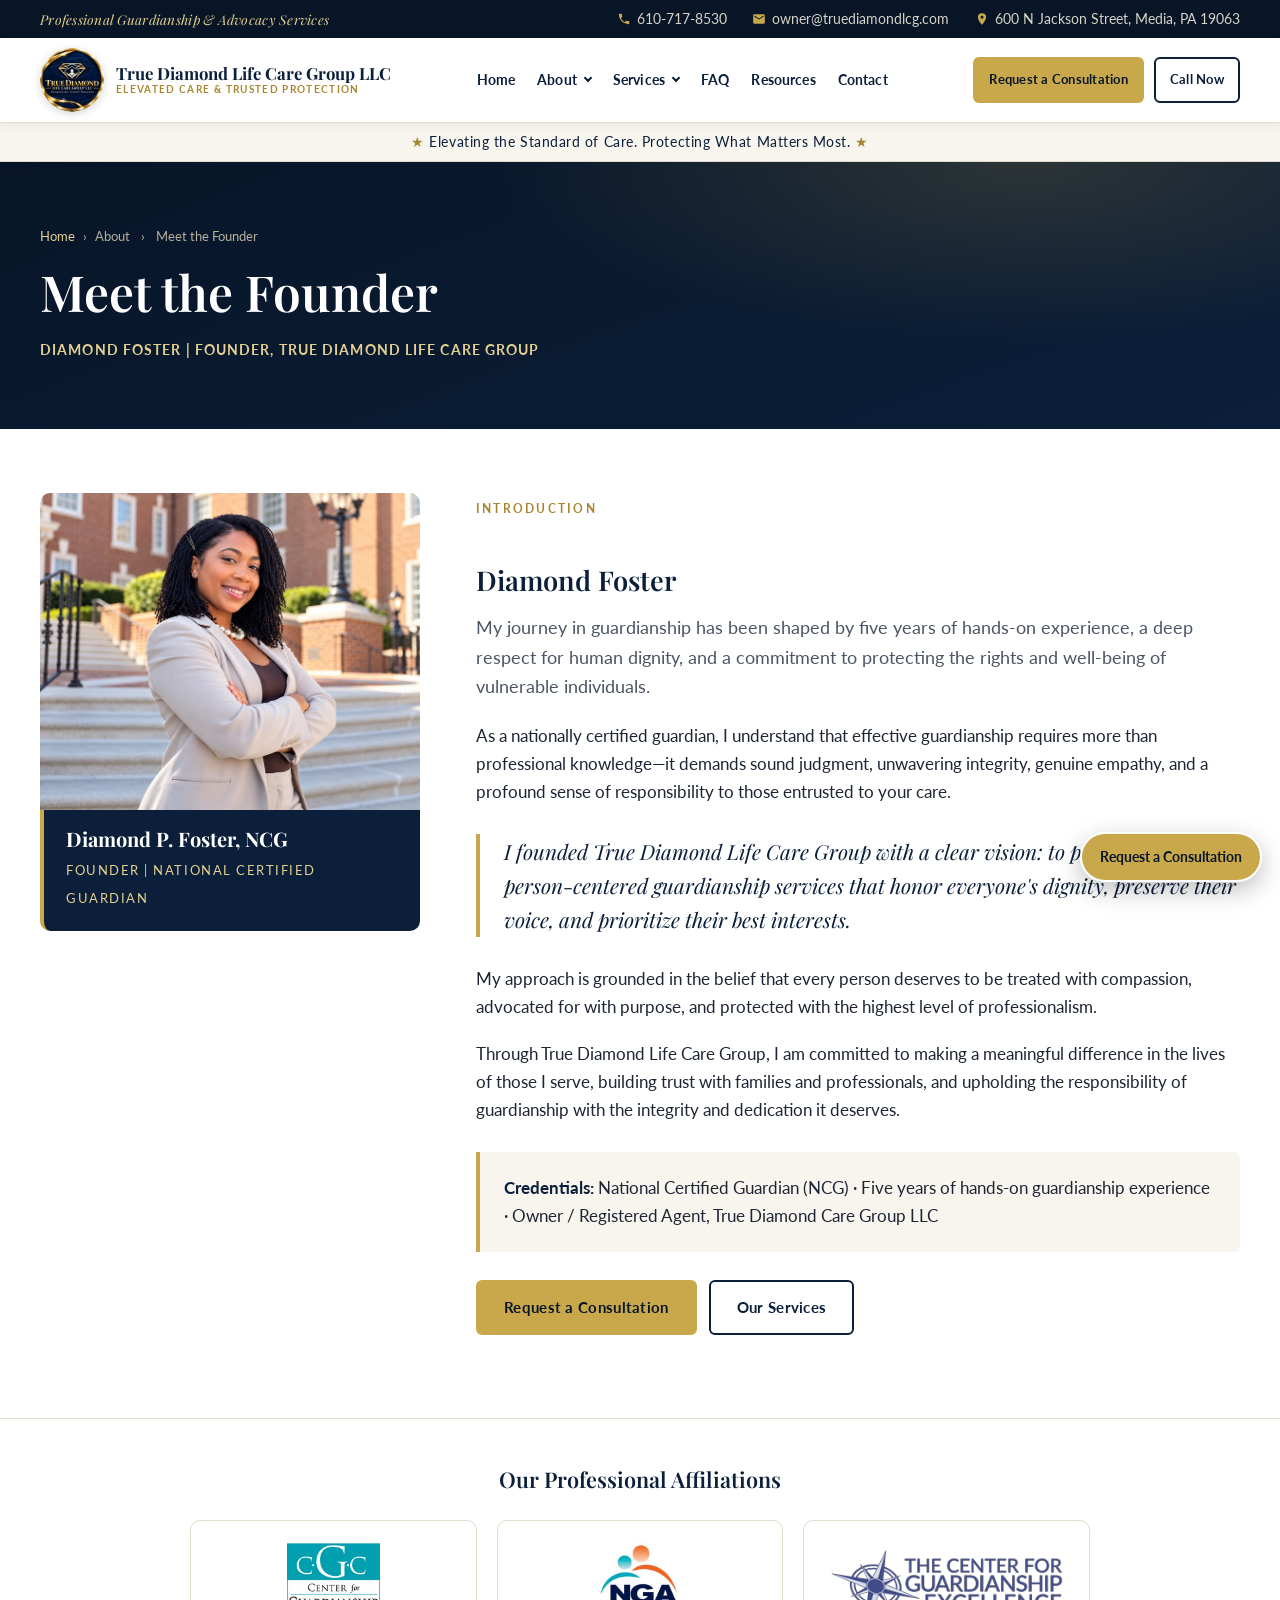
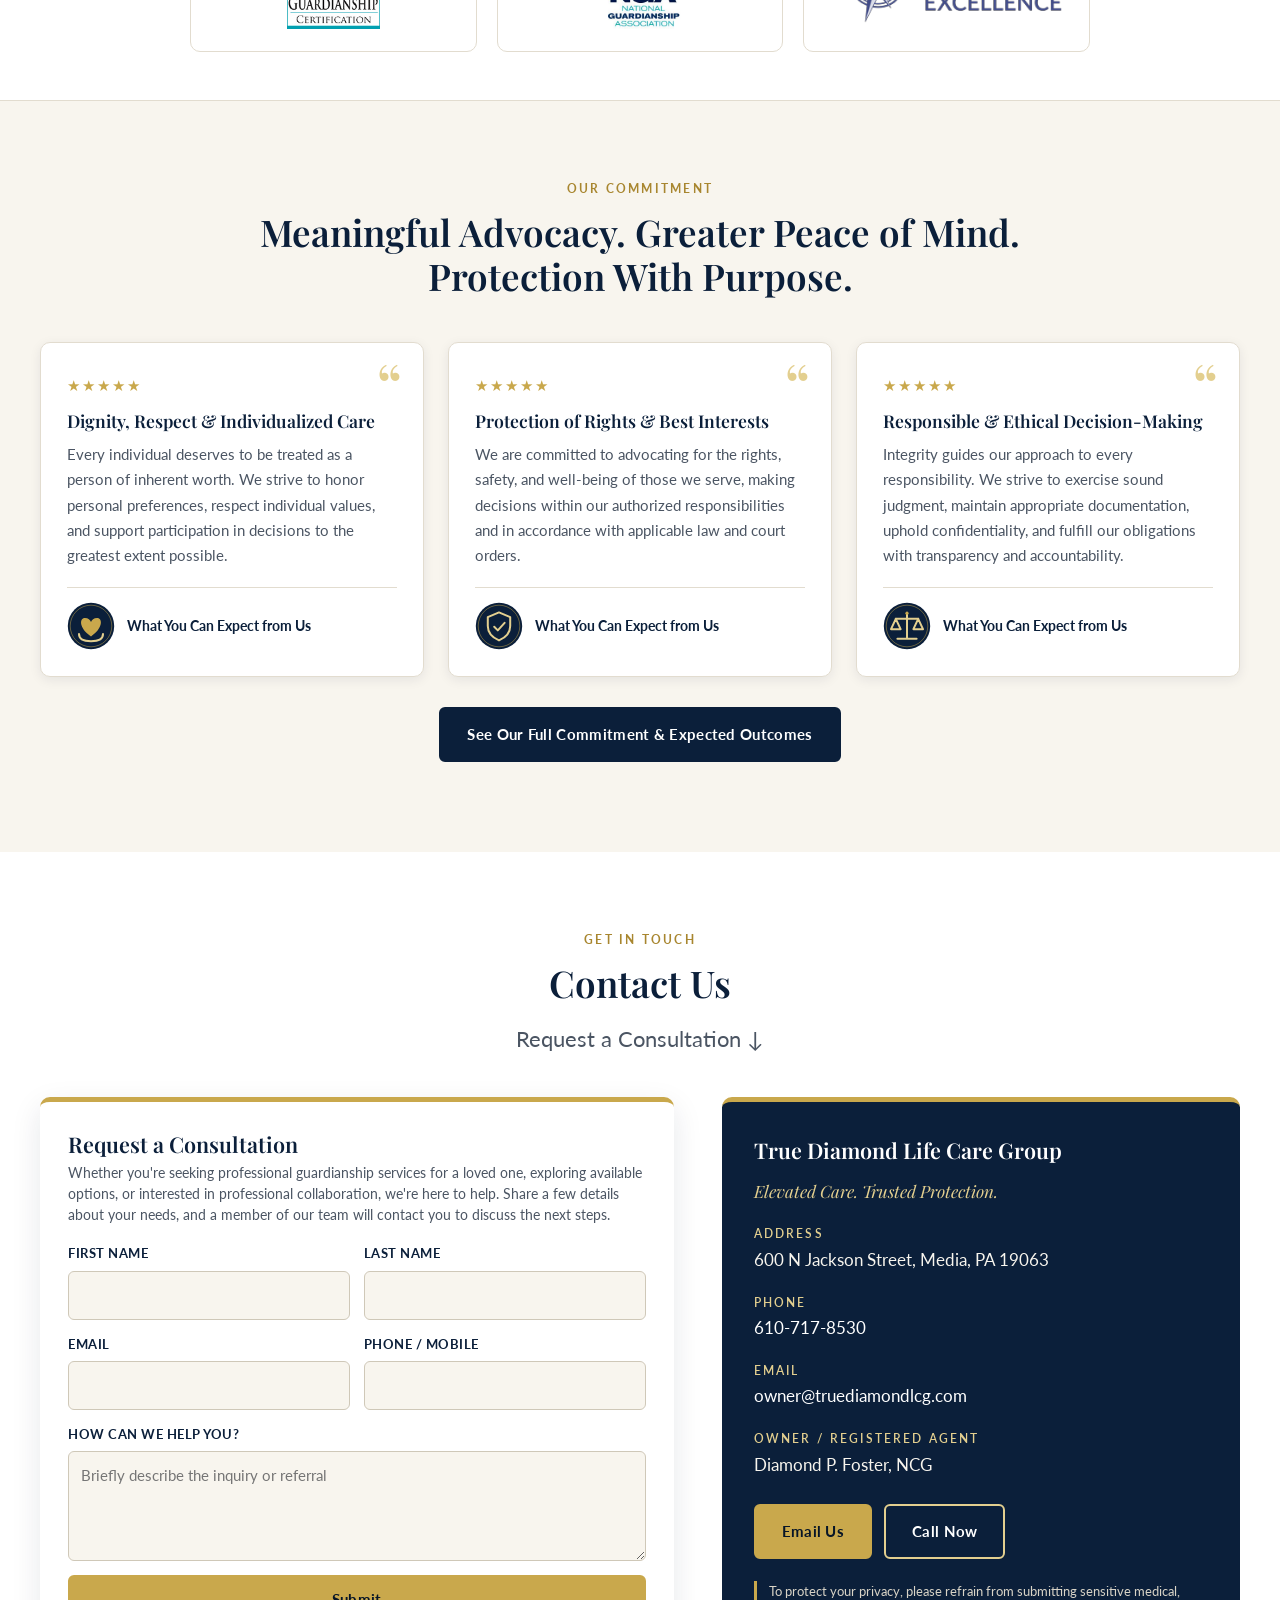
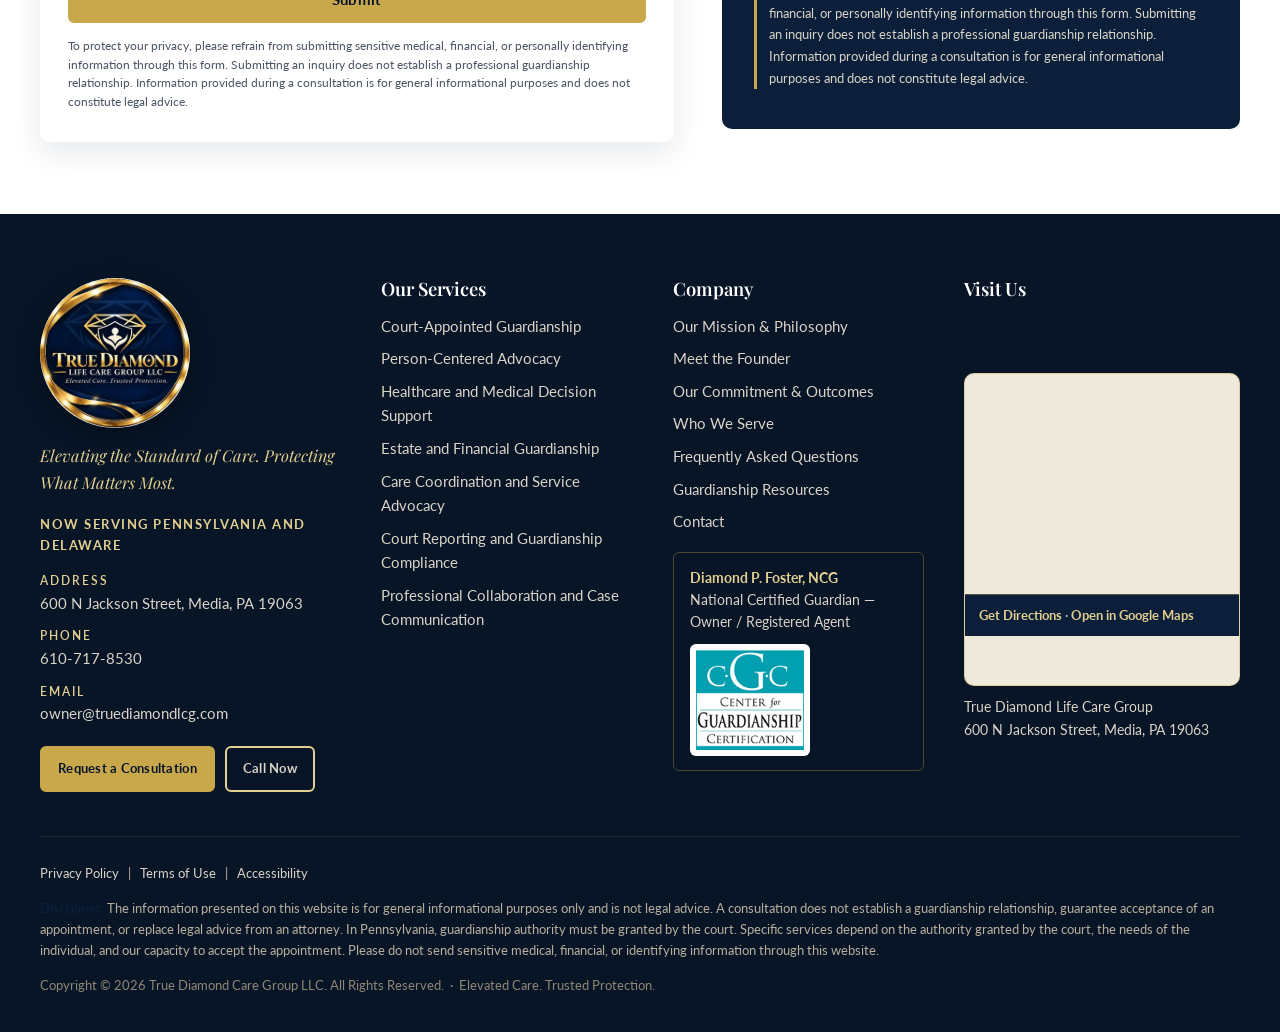
<file: site/founder.html>
<!DOCTYPE html>
<html lang="en">
<head>
<meta charset="utf-8">
<meta name="viewport" content="width=device-width, initial-scale=1, viewport-fit=cover">
<meta name="theme-color" content="#0b1f3a">
<title>Meet the Founder | True Diamond Life Care Group</title>
<meta name="description" content="Meet Diamond Foster, founder of True Diamond Life Care Group and nationally certified guardian.">
<link rel="icon" type="image/png" href="assets/images/favicon.png">
<link rel="apple-touch-icon" href="assets/images/apple-touch-icon.png">
<link rel="preconnect" href="https://fonts.googleapis.com">
<link rel="preconnect" href="https://fonts.gstatic.com" crossorigin>
<link href="https://fonts.googleapis.com/css2?family=Lato:ital,wght@0,400;0,700;1,400&family=Playfair+Display:ital,wght@0,400;0,600;0,700;1,400&display=swap" rel="stylesheet">
<link rel="stylesheet" href="assets/style.css?v=55abed75">
</head>
<body>

<div class="topbar">
  <div class="container">
    <span class="tagline">Professional Guardianship &amp; Advocacy Services</span>
    <ul>
      <li><svg viewBox="0 0 24 24"><path d="M6.6 10.8a15.1 15.1 0 0 0 6.6 6.6l2.2-2.2a1 1 0 0 1 1-.25 11.4 11.4 0 0 0 3.6.57 1 1 0 0 1 1 1V20a1 1 0 0 1-1 1A17 17 0 0 1 3 4a1 1 0 0 1 1-1h3.5a1 1 0 0 1 1 1 11.4 11.4 0 0 0 .57 3.6 1 1 0 0 1-.25 1z"/></svg><a href="tel:+16107178530">610-717-8530</a></li>
      <li><svg viewBox="0 0 24 24"><path d="M20 4H4a2 2 0 0 0-2 2v12a2 2 0 0 0 2 2h16a2 2 0 0 0 2-2V6a2 2 0 0 0-2-2zm0 4-8 5-8-5V6l8 5 8-5z"/></svg><a href="mailto:owner@truediamondlcg.com">owner@truediamondlcg.com</a></li>
      <li><svg viewBox="0 0 24 24"><path d="M12 2a7 7 0 0 0-7 7c0 5.25 7 13 7 13s7-7.75 7-13a7 7 0 0 0-7-7zm0 9.5A2.5 2.5 0 1 1 12 6.5a2.5 2.5 0 0 1 0 5z"/></svg><span>600 N Jackson Street, Media, PA 19063</span></li>
    </ul>
  </div>
</div>
<header class="site-header">
  <div class="container">
    <a class="brand" href="index.html" aria-label="True Diamond Life Care Group home">
      <img class="brand-logo" src="assets/images/logo-160.png" srcset="assets/images/logo-160.png 1x, assets/images/logo-320.png 2x" alt="True Diamond Life Care Group logo" width="160" height="160">
      <span class="brand-text">
        <span class="brand-name">True Diamond Life Care Group LLC</span>
        <span class="brand-sub">Elevated Care &amp; Trusted Protection</span>
      </span>
    </a>
    <button class="nav-toggle" aria-label="Open menu" aria-expanded="false"><span></span><span></span><span></span></button>
    <nav class="nav" aria-label="Main">
      <ul>
        <li><a href="index.html">Home</a></li>
        <li class="has-sub"><a href="about.html">About</a>
          <ul class="sub">
            <li><a href="about.html">Our Mission &amp; Philosophy</a></li>
            <li><a href="founder.html">Meet the Founder</a></li>
            <li><a href="commitment.html">Our Commitment &amp; Outcomes</a></li>
          </ul>
        </li>
        <li class="has-sub"><a href="services.html">Services</a>
          <ul class="sub"><li><a href="services.html">All Guardianship Services</a></li><li><a href="service-court-appointed-guardianship.html">Court-Appointed Guardianship</a></li><li><a href="service-person-centered-advocacy.html">Person-Centered Advocacy</a></li><li><a href="service-healthcare-decision-support.html">Healthcare and Medical Decision Support</a></li><li><a href="service-estate-financial-guardianship.html">Estate and Financial Guardianship</a></li><li><a href="service-care-coordination.html">Care Coordination and Service Advocacy</a></li><li><a href="service-court-reporting-compliance.html">Court Reporting and Guardianship Compliance</a></li><li><a href="service-professional-collaboration.html">Professional Collaboration and Case Communication</a></li><li><a href="services.html#who-we-serve">Who We Serve</a></li><li><a href="commitment.html">Our Commitment &amp; Outcomes</a></li></ul>
        </li>
        <li><a href="faq.html">FAQ</a></li>
        <li><a href="resources.html">Resources</a></li>
        <li><a href="contact.html">Contact</a></li>
      </ul>
    </nav>
    <div class="header-cta">
      <a class="btn btn--gold" href="contact.html">Request a Consultation</a>
      <a class="btn btn--outline" href="tel:+16107178530">Call Now</a>
    </div>
  </div>
</header>
<div class="badge-strip"><span class="star">★</span> Elevating the Standard of Care. Protecting What Matters Most. <span class="star">★</span></div>

<main>

<section class="page-title">
  <div class="container">
    <p class="breadcrumb"><a href="index.html">Home</a><span>›</span>About <span>›</span> Meet the Founder</p>
    <h1>Meet the Founder</h1>
    <p class="meta">Diamond Foster | Founder, True Diamond Life Care Group</p>
  </div>
</section>
<section class="inner">
  <div class="container">
    <div class="founder-grid">
      <div class="founder-card">
        <img class="founder-img " src="assets/images/founder.jpg" srcset="assets/images/founder-800.jpg 800w, assets/images/founder.jpg 1374w" sizes="(max-width: 980px) 100vw, 40vw" alt="Diamond Foster, Founder of True Diamond Life Care Group" width="1374" height="1145" loading="lazy" decoding="async">
        <div class="name-block"><strong>Diamond P. Foster, NCG</strong><span>Founder | National Certified Guardian</span></div>
      </div>
      <div class="content founder-text">
        <span class="eyebrow">Introduction</span>
        <h2>Diamond Foster</h2>
        <p class="intro">My journey in guardianship has been shaped by five years of hands-on experience, a deep respect for human dignity, and a commitment to protecting the rights and well-being of vulnerable individuals.</p>
        <p>As a nationally certified guardian, I understand that effective guardianship requires more than professional knowledge—it demands sound judgment, unwavering integrity, genuine empathy, and a profound sense of responsibility to those entrusted to your care.</p>
        <blockquote>I founded True Diamond Life Care Group with a clear vision: to provide principled, person-centered guardianship services that honor everyone's dignity, preserve their voice, and prioritize their best interests.</blockquote>
        <p>My approach is grounded in the belief that every person deserves to be treated with compassion, advocated for with purpose, and protected with the highest level of professionalism.</p>
        <p>Through True Diamond Life Care Group, I am committed to making a meaningful difference in the lives of those I serve, building trust with families and professionals, and upholding the responsibility of guardianship with the integrity and dedication it deserves.</p>
        <div class="callout">
          <p><strong>Credentials:</strong> National Certified Guardian (NCG) · Five years of hands-on guardianship experience · Owner / Registered Agent, True Diamond Care Group LLC</p>
        </div>
        <p><a class="btn btn--gold" href="contact.html">Request a Consultation</a> <a class="btn btn--outline" href="services.html" style="margin-left:8px">Our Services</a></p>
      </div>
    </div>
  </div>
</section>

<section class="logo-strip">
  <div class="container">
    <h2>Our Professional Affiliations</h2>
    <div class="logo-row logo-row--3">
      <div class="affil"><img src="assets/images/affil-cgc.png" alt="Center for Guardianship Certification" loading="lazy" decoding="async"></div><div class="affil"><img src="assets/images/affil-nga.png" alt="National Guardianship Association" loading="lazy" decoding="async"></div><div class="affil"><img src="assets/images/affil-cge.png" alt="The Center for Guardianship Excellence" loading="lazy" decoding="async"></div>
    </div>
  </div>
</section>
<section class="section section--ivory">
  <div class="container">
    <div class="section-head">
      <span class="eyebrow">Our Commitment</span>
      <h2>Meaningful Advocacy. Greater Peace of Mind. Protection With Purpose.</h2>
    </div>
    <div class="testi-grid">
<article class="testi">
  <div class="stars">★★★★★</div>
  <h3>Dignity, Respect &amp; Individualized Care</h3>
  <p>Every individual deserves to be treated as a person of inherent worth. We strive to honor personal preferences, respect individual values, and support participation in decisions to the greatest extent possible.</p>
  <div class="who"><img class="illus illus--avatar" src="assets/images/illus/value-dignity.svg" alt="Dignity, Respect &amp;amp; Individualized Care" loading="lazy" decoding="async"><span>What You Can Expect from Us</span></div>
</article>
<article class="testi">
  <div class="stars">★★★★★</div>
  <h3>Protection of Rights &amp; Best Interests</h3>
  <p>We are committed to advocating for the rights, safety, and well-being of those we serve, making decisions within our authorized responsibilities and in accordance with applicable law and court orders.</p>
  <div class="who"><img class="illus illus--avatar" src="assets/images/illus/value-rights.svg" alt="Protection of Rights &amp;amp; Best Interests" loading="lazy" decoding="async"><span>What You Can Expect from Us</span></div>
</article>
<article class="testi">
  <div class="stars">★★★★★</div>
  <h3>Responsible &amp; Ethical Decision-Making</h3>
  <p>Integrity guides our approach to every responsibility. We strive to exercise sound judgment, maintain appropriate documentation, uphold confidentiality, and fulfill our obligations with transparency and accountability.</p>
  <div class="who"><img class="illus illus--avatar" src="assets/images/illus/value-ethics.svg" alt="Responsible &amp;amp; Ethical Decision-Making" loading="lazy" decoding="async"><span>What You Can Expect from Us</span></div>
</article></div>
    <p style="text-align:center;margin-top:30px"><a class="btn btn--navy" href="commitment.html">See Our Full Commitment &amp; Expected Outcomes</a></p>
  </div>
</section>
<section class="section" id="contact">
  <div class="container">
    <div class="section-head">
      <span class="eyebrow">Get in touch</span>
      <h2>Contact Us</h2>
      <h3 style="font-family:var(--font-body);font-weight:400;color:var(--ink-soft)">Request a Consultation ↓</h3>
    </div>
    <div class="contact-grid">
      
<div class="form-card">
  <h3>Request a Consultation</h3>
  <p class="form-note">Whether you're seeking professional guardianship services for a loved one, exploring available options, or interested in professional collaboration, we're here to help. Share a few details about your needs, and a member of our team will contact you to discuss the next steps.</p>
  <form class="js-form" action="https://api.web3forms.com/submit" method="POST">
    <input type="hidden" name="access_key" value="e3c2bf45-0c92-43a9-92f1-59910344c0c0">
    <input type="hidden" name="subject" value="New Consultation Request — True Diamond website">
    <input type="hidden" name="from_name" value="True Diamond Website">
    <input type="checkbox" name="botcheck" class="hidden" style="display:none" tabindex="-1" autocomplete="off">
    <div class="form-grid">
      <div class="field"><label for="c-fn">First Name</label><input id="c-fn" name="first_name" type="text" required></div>
      <div class="field"><label for="c-ln">Last Name</label><input id="c-ln" name="last_name" type="text" required></div>
      <div class="field"><label for="c-em">Email</label><input id="c-em" name="email" type="email" required></div>
      <div class="field"><label for="c-ph">Phone / Mobile</label><input id="c-ph" name="phone" type="tel"></div>
      <div class="field full"><label for="c-msg">How can we help you?</label><textarea id="c-msg" name="message" placeholder="Briefly describe the inquiry or referral"></textarea></div>
    </div>
    <button class="btn btn--gold btn--block" type="submit">Submit</button>
    <div class="form-success">Thank you. Your inquiry has been received and we will be in touch.</div>
    <div class="form-error">Sorry — your message could not be sent. Please email <a href="mailto:owner@truediamondlcg.com">owner@truediamondlcg.com</a> or call <a href="tel:+16107178530">610-717-8530</a>.</div>
  </form>
  <p class="form-disclaimer">To protect your privacy, please refrain from submitting sensitive medical, financial, or personally identifying information through this form. Submitting an inquiry does not establish a professional guardianship relationship. Information provided during a consultation is for general informational purposes and does not constitute legal advice.</p>
</div>
      <div class="contact-info">
        <h3>True Diamond Life Care Group</h3>
        <p style="color:var(--gold-soft);font-family:var(--font-head);font-style:italic">Elevated Care. Trusted Protection.</p>
        <h4>Address</h4>
        <p>600 N Jackson Street, Media, PA 19063</p>
        <h4>Phone</h4>
        <p><a href="tel:+16107178530">610-717-8530</a></p>
        <h4>Email</h4>
        <p><a href="mailto:owner@truediamondlcg.com">owner@truediamondlcg.com</a></p>
        <h4>Owner / Registered Agent</h4>
        <p>Diamond P. Foster, NCG</p>
        <a class="btn btn--gold" href="mailto:owner@truediamondlcg.com">Email Us</a>
        <a class="btn btn--outline-light" href="tel:+16107178530">Call Now</a>
        <p class="privacy-note">To protect your privacy, please refrain from submitting sensitive medical, financial, or personally identifying information through this form. Submitting an inquiry does not establish a professional guardianship relationship. Information provided during a consultation is for general informational purposes and does not constitute legal advice.</p>
      </div>
    </div>
  </div>
</section>

</main>

<footer class="site-footer">
  <div class="container">
    <div class="footer-main">
      <div class="footer-brand">
        <a class="brand brand--footer" href="index.html"><img class="brand-logo brand-logo--lg" src="assets/images/logo-320.png" alt="True Diamond Life Care Group logo" width="320" height="320" loading="lazy"></a>
        <p class="tag">Elevating the Standard of Care. Protecting What Matters Most.</p>
        <p class="serving-footer">Now Serving Pennsylvania and Delaware</p>
        <h5>Address</h5><p>600 N Jackson Street, Media, PA 19063</p>
        <h5>Phone</h5><p><a href="tel:+16107178530">610-717-8530</a></p>
        <h5>Email</h5><p><a href="mailto:owner@truediamondlcg.com">owner@truediamondlcg.com</a></p>
        <div style="margin-top:16px">
          <a class="btn btn--gold" href="contact.html">Request a Consultation</a>
          <a class="btn btn--outline-light" href="tel:+16107178530">Call Now</a>
        </div>
      </div>
      <div>
        <h4>Our Services</h4>
        <ul><li><a href="service-court-appointed-guardianship.html">Court-Appointed Guardianship</a></li><li><a href="service-person-centered-advocacy.html">Person-Centered Advocacy</a></li><li><a href="service-healthcare-decision-support.html">Healthcare and Medical Decision Support</a></li><li><a href="service-estate-financial-guardianship.html">Estate and Financial Guardianship</a></li><li><a href="service-care-coordination.html">Care Coordination and Service Advocacy</a></li><li><a href="service-court-reporting-compliance.html">Court Reporting and Guardianship Compliance</a></li><li><a href="service-professional-collaboration.html">Professional Collaboration and Case Communication</a></li></ul>
      </div>
      <div>
        <h4>Company</h4>
        <ul>
          <li><a href="about.html">Our Mission &amp; Philosophy</a></li>
          <li><a href="founder.html">Meet the Founder</a></li>
          <li><a href="commitment.html">Our Commitment &amp; Outcomes</a></li>
          <li><a href="services.html#who-we-serve">Who We Serve</a></li>
          <li><a href="faq.html">Frequently Asked Questions</a></li>
          <li><a href="resources.html">Guardianship Resources</a></li>
          <li><a href="contact.html">Contact</a></li>
        </ul>
        <div class="footer-cred">
          <strong>Diamond P. Foster, NCG</strong>
          National Certified Guardian — Owner / Registered Agent
          <div style="margin-top:10px"><img class="cert-badge" src="assets/images/affil-cgc.png" alt="Center for Guardianship Certification"></div>
        </div>
      </div>
      <div class="footer-map">
        <h4>Visit Us</h4>
        <div class="gmap gmap--footer">
  <iframe src="https://maps.google.com/maps?q=600+N+Jackson+Street,+Media,+PA+19063&z=15&output=embed" width="100%" height="220" style="border:0" loading="lazy" allowfullscreen referrerpolicy="no-referrer-when-downgrade" title="Map of 600 N Jackson Street, Media, PA 19063"></iframe>
  <div class="gmap-links"><a href="https://www.google.com/maps/dir/?api=1&destination=600+N+Jackson+Street,+Media,+PA+19063" target="_blank" rel="noopener">Get Directions</a> · <a href="https://www.google.com/maps/search/?api=1&query=600+N+Jackson+Street,+Media,+PA+19063" target="_blank" rel="noopener">Open in Google Maps</a></div>
</div>
        <p class="addr">True Diamond Life Care Group<br>600 N Jackson Street, Media, PA 19063</p>
      </div>
    </div>
    <div class="footer-legal">
      <p class="policy"><a href="#">Privacy Policy</a> | <a href="#">Terms of Use</a> | <a href="#">Accessibility</a></p>
      <p class="disclaimer"><strong>Disclaimer:</strong> The information presented on this website is for general informational purposes only and is not legal advice. A consultation does not establish a guardianship relationship, guarantee acceptance of an appointment, or replace legal advice from an attorney. In Pennsylvania, guardianship authority must be granted by the court. Specific services depend on the authority granted by the court, the needs of the individual, and our capacity to accept the appointment. Please do not send sensitive medical, financial, or identifying information through this website.</p>
      <p class="copy">Copyright © <span data-year>2026</span> True Diamond Care Group LLC. All Rights Reserved. &nbsp;·&nbsp; Elevated Care. Trusted Protection.</p>
    </div>
  </div>
</footer>
<a class="float-cta" href="contact.html">Request a Consultation</a>
<div class="mobile-bar" role="navigation" aria-label="Quick actions">
  <a class="btn btn--outline" href="tel:+16107178530">Call Now</a>
  <a class="btn btn--gold" href="contact.html">Request a Consultation</a>
</div>

<script src="assets/main.js?v=4a3849b5"></script>
</body>
</html>
</file>
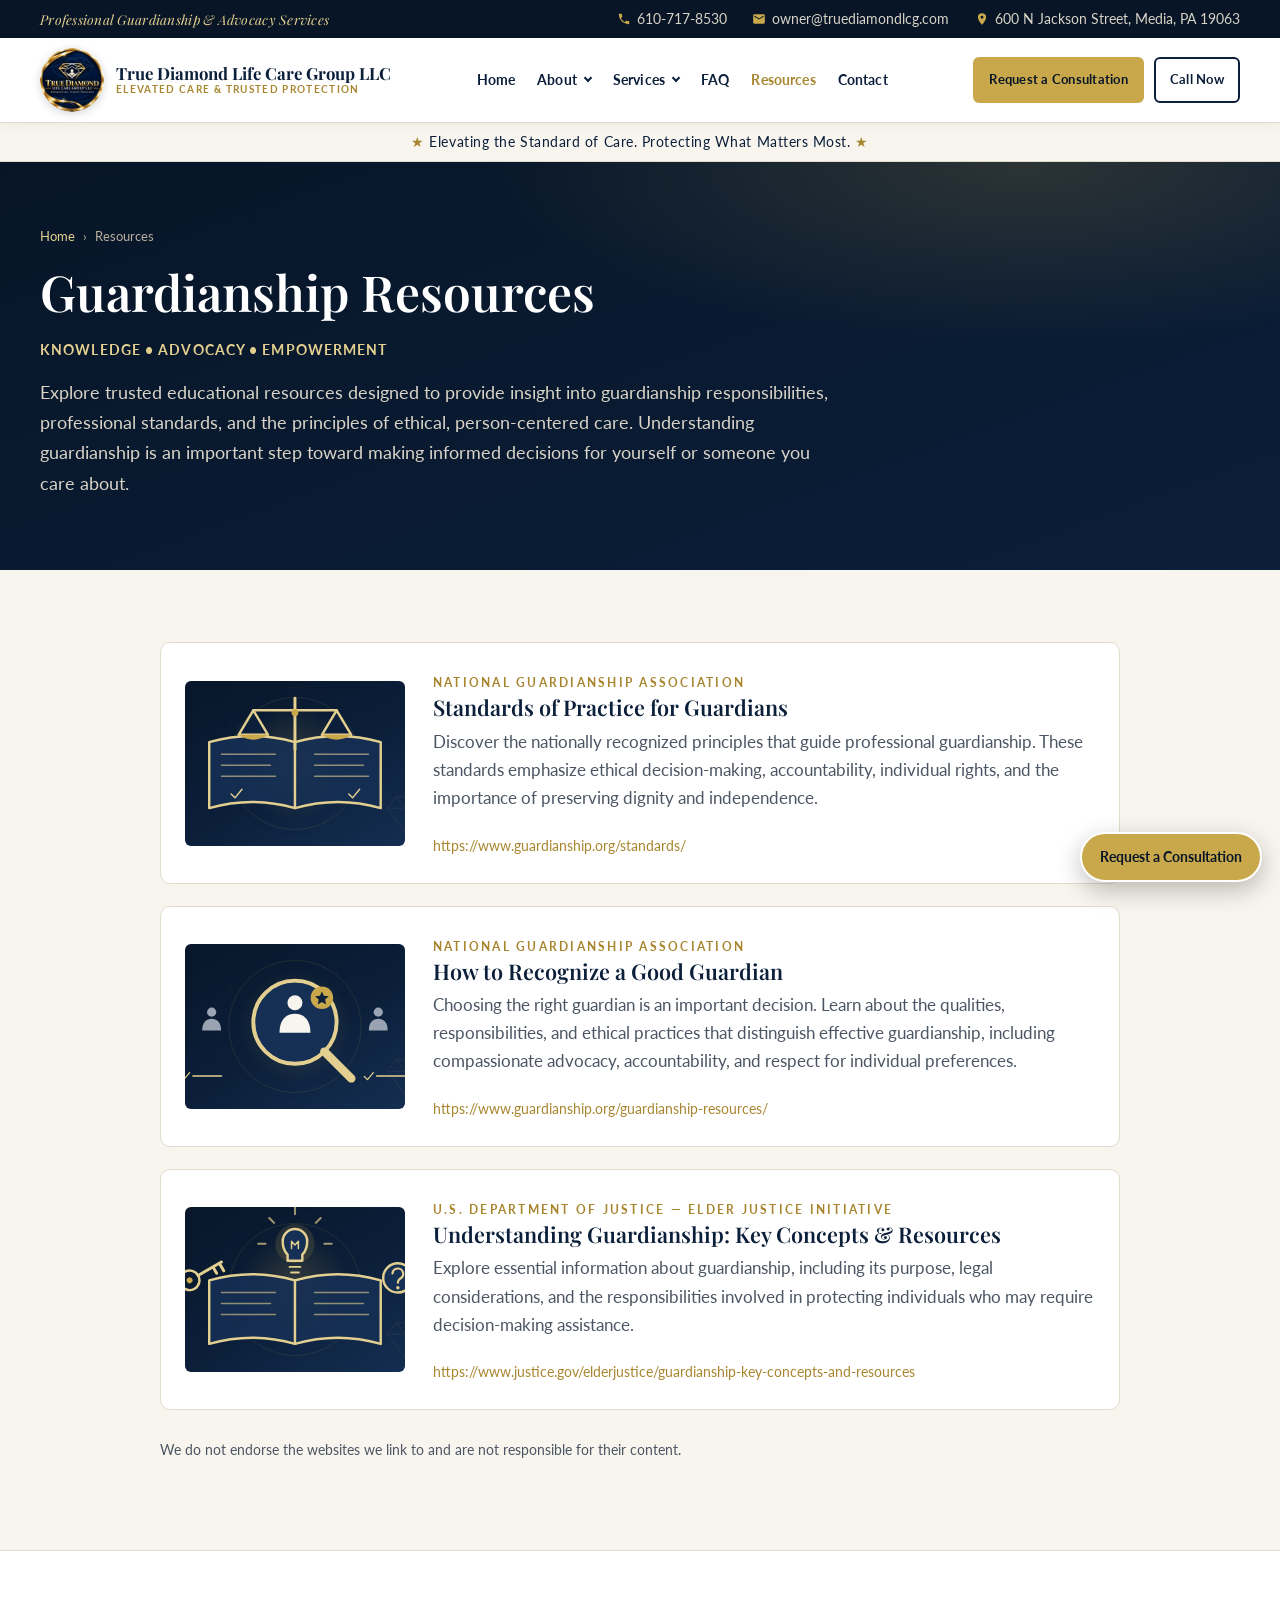
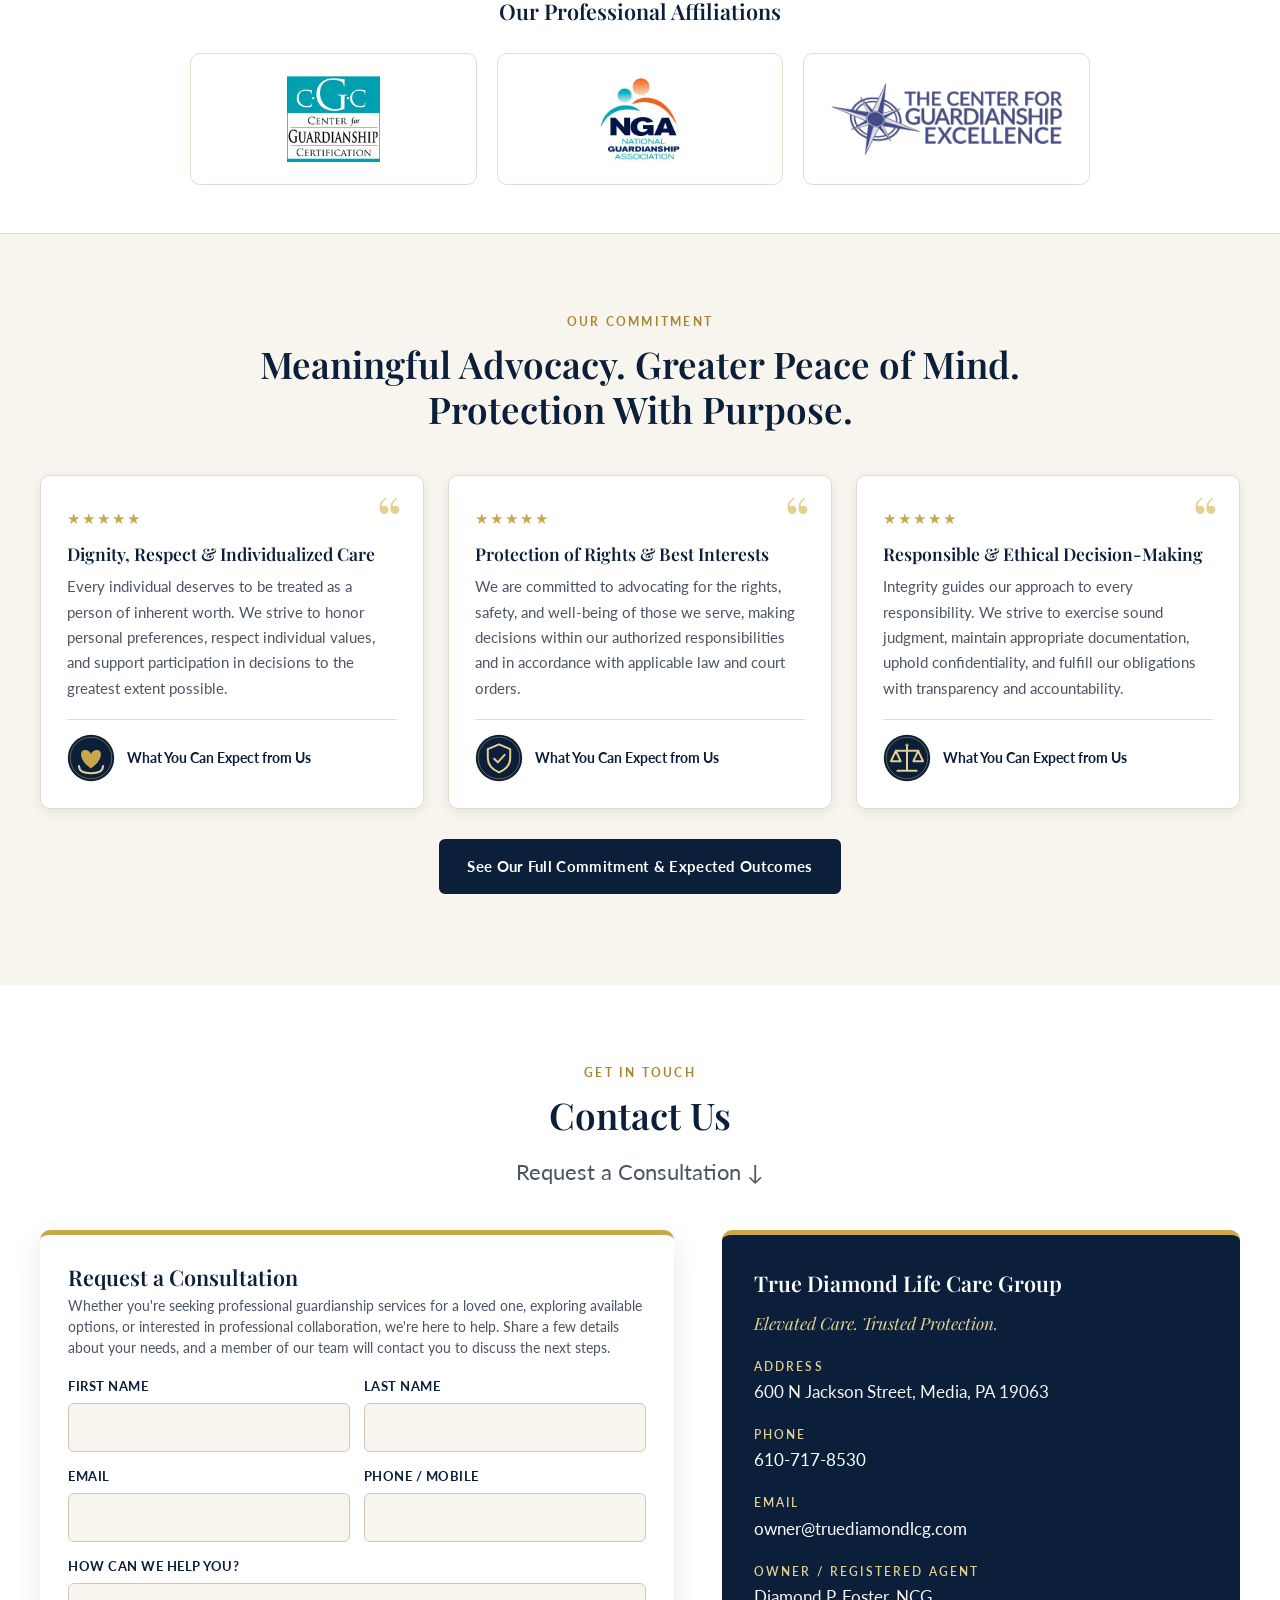
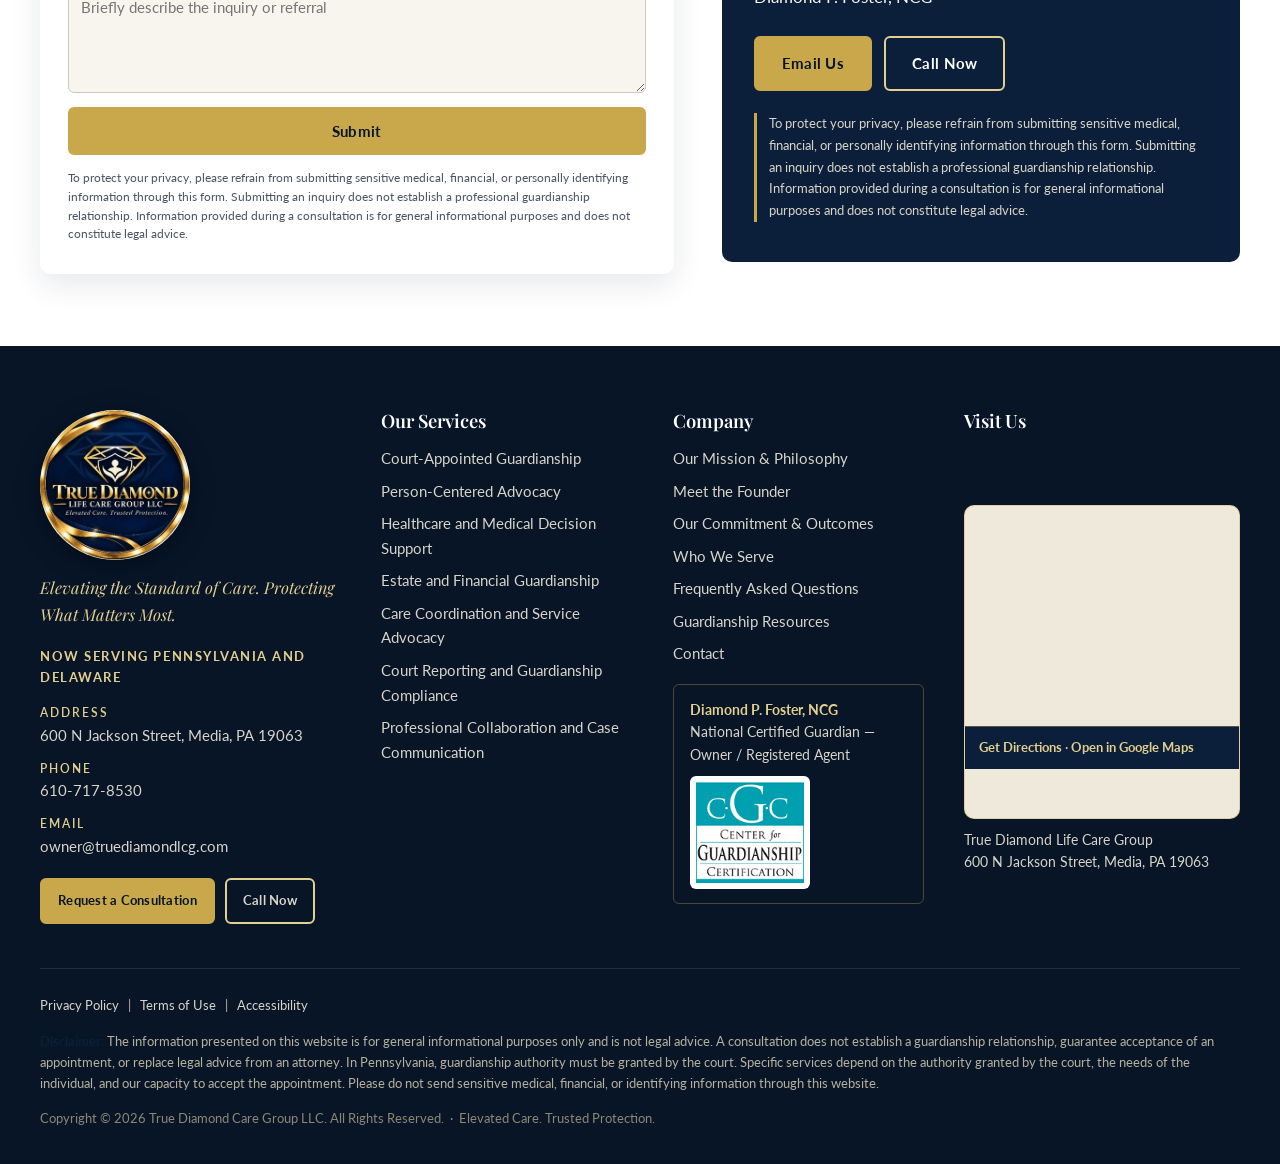
<file: site/resources.html>
<!DOCTYPE html>
<html lang="en">
<head>
<meta charset="utf-8">
<meta name="viewport" content="width=device-width, initial-scale=1, viewport-fit=cover">
<meta name="theme-color" content="#0b1f3a">
<title>Guardianship Resources | True Diamond Life Care Group</title>
<meta name="description" content="Trusted educational resources on guardianship responsibilities, professional standards, and ethical, person-centered care.">
<link rel="icon" type="image/png" href="assets/images/favicon.png">
<link rel="apple-touch-icon" href="assets/images/apple-touch-icon.png">
<link rel="preconnect" href="https://fonts.googleapis.com">
<link rel="preconnect" href="https://fonts.gstatic.com" crossorigin>
<link href="https://fonts.googleapis.com/css2?family=Lato:ital,wght@0,400;0,700;1,400&family=Playfair+Display:ital,wght@0,400;0,600;0,700;1,400&display=swap" rel="stylesheet">
<link rel="stylesheet" href="assets/style.css?v=55abed75">
</head>
<body>

<div class="topbar">
  <div class="container">
    <span class="tagline">Professional Guardianship &amp; Advocacy Services</span>
    <ul>
      <li><svg viewBox="0 0 24 24"><path d="M6.6 10.8a15.1 15.1 0 0 0 6.6 6.6l2.2-2.2a1 1 0 0 1 1-.25 11.4 11.4 0 0 0 3.6.57 1 1 0 0 1 1 1V20a1 1 0 0 1-1 1A17 17 0 0 1 3 4a1 1 0 0 1 1-1h3.5a1 1 0 0 1 1 1 11.4 11.4 0 0 0 .57 3.6 1 1 0 0 1-.25 1z"/></svg><a href="tel:+16107178530">610-717-8530</a></li>
      <li><svg viewBox="0 0 24 24"><path d="M20 4H4a2 2 0 0 0-2 2v12a2 2 0 0 0 2 2h16a2 2 0 0 0 2-2V6a2 2 0 0 0-2-2zm0 4-8 5-8-5V6l8 5 8-5z"/></svg><a href="mailto:owner@truediamondlcg.com">owner@truediamondlcg.com</a></li>
      <li><svg viewBox="0 0 24 24"><path d="M12 2a7 7 0 0 0-7 7c0 5.25 7 13 7 13s7-7.75 7-13a7 7 0 0 0-7-7zm0 9.5A2.5 2.5 0 1 1 12 6.5a2.5 2.5 0 0 1 0 5z"/></svg><span>600 N Jackson Street, Media, PA 19063</span></li>
    </ul>
  </div>
</div>
<header class="site-header">
  <div class="container">
    <a class="brand" href="index.html" aria-label="True Diamond Life Care Group home">
      <img class="brand-logo" src="assets/images/logo-160.png" srcset="assets/images/logo-160.png 1x, assets/images/logo-320.png 2x" alt="True Diamond Life Care Group logo" width="160" height="160">
      <span class="brand-text">
        <span class="brand-name">True Diamond Life Care Group LLC</span>
        <span class="brand-sub">Elevated Care &amp; Trusted Protection</span>
      </span>
    </a>
    <button class="nav-toggle" aria-label="Open menu" aria-expanded="false"><span></span><span></span><span></span></button>
    <nav class="nav" aria-label="Main">
      <ul>
        <li><a href="index.html">Home</a></li>
        <li class="has-sub"><a href="about.html">About</a>
          <ul class="sub">
            <li><a href="about.html">Our Mission &amp; Philosophy</a></li>
            <li><a href="founder.html">Meet the Founder</a></li>
            <li><a href="commitment.html">Our Commitment &amp; Outcomes</a></li>
          </ul>
        </li>
        <li class="has-sub"><a href="services.html">Services</a>
          <ul class="sub"><li><a href="services.html">All Guardianship Services</a></li><li><a href="service-court-appointed-guardianship.html">Court-Appointed Guardianship</a></li><li><a href="service-person-centered-advocacy.html">Person-Centered Advocacy</a></li><li><a href="service-healthcare-decision-support.html">Healthcare and Medical Decision Support</a></li><li><a href="service-estate-financial-guardianship.html">Estate and Financial Guardianship</a></li><li><a href="service-care-coordination.html">Care Coordination and Service Advocacy</a></li><li><a href="service-court-reporting-compliance.html">Court Reporting and Guardianship Compliance</a></li><li><a href="service-professional-collaboration.html">Professional Collaboration and Case Communication</a></li><li><a href="services.html#who-we-serve">Who We Serve</a></li><li><a href="commitment.html">Our Commitment &amp; Outcomes</a></li></ul>
        </li>
        <li><a href="faq.html">FAQ</a></li>
        <li><a href="resources.html">Resources</a></li>
        <li><a href="contact.html">Contact</a></li>
      </ul>
    </nav>
    <div class="header-cta">
      <a class="btn btn--gold" href="contact.html">Request a Consultation</a>
      <a class="btn btn--outline" href="tel:+16107178530">Call Now</a>
    </div>
  </div>
</header>
<div class="badge-strip"><span class="star">★</span> Elevating the Standard of Care. Protecting What Matters Most. <span class="star">★</span></div>

<main>

<section class="page-title">
  <div class="container">
    <p class="breadcrumb"><a href="index.html">Home</a><span>›</span>Resources</p>
    <h1>Guardianship Resources</h1>
    <p class="meta">Knowledge • Advocacy • Empowerment</p><p class="lead">Explore trusted educational resources designed to provide insight into guardianship responsibilities, professional standards, and the principles of ethical, person-centered care. Understanding guardianship is an important step toward making informed decisions for yourself or someone you care about.</p>
  </div>
</section>
<section class="section section--ivory">
  <div class="container" style="max-width:960px">
<article class="resource">
  <img class="illus illus--wide" src="assets/images/illus/article-standards.svg" alt="Standards of Practice for Guardians" loading="lazy" decoding="async">
  <div>
    <span class="eyebrow">National Guardianship Association</span>
    <h3><a href="https://www.guardianship.org/standards/" target="_blank" rel="noopener">Standards of Practice for Guardians</a></h3>
    <p>Discover the nationally recognized principles that guide professional guardianship. These standards emphasize ethical decision-making, accountability, individual rights, and the importance of preserving dignity and independence.</p>
    <a class="url" href="https://www.guardianship.org/standards/" target="_blank" rel="noopener">https://www.guardianship.org/standards/</a>
  </div>
</article>
<article class="resource">
  <img class="illus illus--wide" src="assets/images/illus/article-recognize.svg" alt="How to Recognize a Good Guardian" loading="lazy" decoding="async">
  <div>
    <span class="eyebrow">National Guardianship Association</span>
    <h3><a href="https://www.guardianship.org/guardianship-resources/" target="_blank" rel="noopener">How to Recognize a Good Guardian</a></h3>
    <p>Choosing the right guardian is an important decision. Learn about the qualities, responsibilities, and ethical practices that distinguish effective guardianship, including compassionate advocacy, accountability, and respect for individual preferences.</p>
    <a class="url" href="https://www.guardianship.org/guardianship-resources/" target="_blank" rel="noopener">https://www.guardianship.org/guardianship-resources/</a>
  </div>
</article>
<article class="resource">
  <img class="illus illus--wide" src="assets/images/illus/article-understanding.svg" alt="Understanding Guardianship: Key Concepts &amp;amp; Resources" loading="lazy" decoding="async">
  <div>
    <span class="eyebrow">U.S. Department of Justice — Elder Justice Initiative</span>
    <h3><a href="https://www.justice.gov/elderjustice/guardianship-key-concepts-and-resources" target="_blank" rel="noopener">Understanding Guardianship: Key Concepts &amp; Resources</a></h3>
    <p>Explore essential information about guardianship, including its purpose, legal considerations, and the responsibilities involved in protecting individuals who may require decision-making assistance.</p>
    <a class="url" href="https://www.justice.gov/elderjustice/guardianship-key-concepts-and-resources" target="_blank" rel="noopener">https://www.justice.gov/elderjustice/guardianship-key-concepts-and-resources</a>
  </div>
</article>
    <p class="note" style="margin-top:28px;font-size:0.9rem;color:var(--ink-soft)">We do not endorse the websites we link to and are not responsible for their content.</p>
  </div>
</section>

<section class="logo-strip">
  <div class="container">
    <h2>Our Professional Affiliations</h2>
    <div class="logo-row logo-row--3">
      <div class="affil"><img src="assets/images/affil-cgc.png" alt="Center for Guardianship Certification" loading="lazy" decoding="async"></div><div class="affil"><img src="assets/images/affil-nga.png" alt="National Guardianship Association" loading="lazy" decoding="async"></div><div class="affil"><img src="assets/images/affil-cge.png" alt="The Center for Guardianship Excellence" loading="lazy" decoding="async"></div>
    </div>
  </div>
</section>
<section class="section section--ivory">
  <div class="container">
    <div class="section-head">
      <span class="eyebrow">Our Commitment</span>
      <h2>Meaningful Advocacy. Greater Peace of Mind. Protection With Purpose.</h2>
    </div>
    <div class="testi-grid">
<article class="testi">
  <div class="stars">★★★★★</div>
  <h3>Dignity, Respect &amp; Individualized Care</h3>
  <p>Every individual deserves to be treated as a person of inherent worth. We strive to honor personal preferences, respect individual values, and support participation in decisions to the greatest extent possible.</p>
  <div class="who"><img class="illus illus--avatar" src="assets/images/illus/value-dignity.svg" alt="Dignity, Respect &amp;amp; Individualized Care" loading="lazy" decoding="async"><span>What You Can Expect from Us</span></div>
</article>
<article class="testi">
  <div class="stars">★★★★★</div>
  <h3>Protection of Rights &amp; Best Interests</h3>
  <p>We are committed to advocating for the rights, safety, and well-being of those we serve, making decisions within our authorized responsibilities and in accordance with applicable law and court orders.</p>
  <div class="who"><img class="illus illus--avatar" src="assets/images/illus/value-rights.svg" alt="Protection of Rights &amp;amp; Best Interests" loading="lazy" decoding="async"><span>What You Can Expect from Us</span></div>
</article>
<article class="testi">
  <div class="stars">★★★★★</div>
  <h3>Responsible &amp; Ethical Decision-Making</h3>
  <p>Integrity guides our approach to every responsibility. We strive to exercise sound judgment, maintain appropriate documentation, uphold confidentiality, and fulfill our obligations with transparency and accountability.</p>
  <div class="who"><img class="illus illus--avatar" src="assets/images/illus/value-ethics.svg" alt="Responsible &amp;amp; Ethical Decision-Making" loading="lazy" decoding="async"><span>What You Can Expect from Us</span></div>
</article></div>
    <p style="text-align:center;margin-top:30px"><a class="btn btn--navy" href="commitment.html">See Our Full Commitment &amp; Expected Outcomes</a></p>
  </div>
</section>
<section class="section" id="contact">
  <div class="container">
    <div class="section-head">
      <span class="eyebrow">Get in touch</span>
      <h2>Contact Us</h2>
      <h3 style="font-family:var(--font-body);font-weight:400;color:var(--ink-soft)">Request a Consultation ↓</h3>
    </div>
    <div class="contact-grid">
      
<div class="form-card">
  <h3>Request a Consultation</h3>
  <p class="form-note">Whether you're seeking professional guardianship services for a loved one, exploring available options, or interested in professional collaboration, we're here to help. Share a few details about your needs, and a member of our team will contact you to discuss the next steps.</p>
  <form class="js-form" action="https://api.web3forms.com/submit" method="POST">
    <input type="hidden" name="access_key" value="e3c2bf45-0c92-43a9-92f1-59910344c0c0">
    <input type="hidden" name="subject" value="New Consultation Request — True Diamond website">
    <input type="hidden" name="from_name" value="True Diamond Website">
    <input type="checkbox" name="botcheck" class="hidden" style="display:none" tabindex="-1" autocomplete="off">
    <div class="form-grid">
      <div class="field"><label for="c-fn">First Name</label><input id="c-fn" name="first_name" type="text" required></div>
      <div class="field"><label for="c-ln">Last Name</label><input id="c-ln" name="last_name" type="text" required></div>
      <div class="field"><label for="c-em">Email</label><input id="c-em" name="email" type="email" required></div>
      <div class="field"><label for="c-ph">Phone / Mobile</label><input id="c-ph" name="phone" type="tel"></div>
      <div class="field full"><label for="c-msg">How can we help you?</label><textarea id="c-msg" name="message" placeholder="Briefly describe the inquiry or referral"></textarea></div>
    </div>
    <button class="btn btn--gold btn--block" type="submit">Submit</button>
    <div class="form-success">Thank you. Your inquiry has been received and we will be in touch.</div>
    <div class="form-error">Sorry — your message could not be sent. Please email <a href="mailto:owner@truediamondlcg.com">owner@truediamondlcg.com</a> or call <a href="tel:+16107178530">610-717-8530</a>.</div>
  </form>
  <p class="form-disclaimer">To protect your privacy, please refrain from submitting sensitive medical, financial, or personally identifying information through this form. Submitting an inquiry does not establish a professional guardianship relationship. Information provided during a consultation is for general informational purposes and does not constitute legal advice.</p>
</div>
      <div class="contact-info">
        <h3>True Diamond Life Care Group</h3>
        <p style="color:var(--gold-soft);font-family:var(--font-head);font-style:italic">Elevated Care. Trusted Protection.</p>
        <h4>Address</h4>
        <p>600 N Jackson Street, Media, PA 19063</p>
        <h4>Phone</h4>
        <p><a href="tel:+16107178530">610-717-8530</a></p>
        <h4>Email</h4>
        <p><a href="mailto:owner@truediamondlcg.com">owner@truediamondlcg.com</a></p>
        <h4>Owner / Registered Agent</h4>
        <p>Diamond P. Foster, NCG</p>
        <a class="btn btn--gold" href="mailto:owner@truediamondlcg.com">Email Us</a>
        <a class="btn btn--outline-light" href="tel:+16107178530">Call Now</a>
        <p class="privacy-note">To protect your privacy, please refrain from submitting sensitive medical, financial, or personally identifying information through this form. Submitting an inquiry does not establish a professional guardianship relationship. Information provided during a consultation is for general informational purposes and does not constitute legal advice.</p>
      </div>
    </div>
  </div>
</section>

</main>

<footer class="site-footer">
  <div class="container">
    <div class="footer-main">
      <div class="footer-brand">
        <a class="brand brand--footer" href="index.html"><img class="brand-logo brand-logo--lg" src="assets/images/logo-320.png" alt="True Diamond Life Care Group logo" width="320" height="320" loading="lazy"></a>
        <p class="tag">Elevating the Standard of Care. Protecting What Matters Most.</p>
        <p class="serving-footer">Now Serving Pennsylvania and Delaware</p>
        <h5>Address</h5><p>600 N Jackson Street, Media, PA 19063</p>
        <h5>Phone</h5><p><a href="tel:+16107178530">610-717-8530</a></p>
        <h5>Email</h5><p><a href="mailto:owner@truediamondlcg.com">owner@truediamondlcg.com</a></p>
        <div style="margin-top:16px">
          <a class="btn btn--gold" href="contact.html">Request a Consultation</a>
          <a class="btn btn--outline-light" href="tel:+16107178530">Call Now</a>
        </div>
      </div>
      <div>
        <h4>Our Services</h4>
        <ul><li><a href="service-court-appointed-guardianship.html">Court-Appointed Guardianship</a></li><li><a href="service-person-centered-advocacy.html">Person-Centered Advocacy</a></li><li><a href="service-healthcare-decision-support.html">Healthcare and Medical Decision Support</a></li><li><a href="service-estate-financial-guardianship.html">Estate and Financial Guardianship</a></li><li><a href="service-care-coordination.html">Care Coordination and Service Advocacy</a></li><li><a href="service-court-reporting-compliance.html">Court Reporting and Guardianship Compliance</a></li><li><a href="service-professional-collaboration.html">Professional Collaboration and Case Communication</a></li></ul>
      </div>
      <div>
        <h4>Company</h4>
        <ul>
          <li><a href="about.html">Our Mission &amp; Philosophy</a></li>
          <li><a href="founder.html">Meet the Founder</a></li>
          <li><a href="commitment.html">Our Commitment &amp; Outcomes</a></li>
          <li><a href="services.html#who-we-serve">Who We Serve</a></li>
          <li><a href="faq.html">Frequently Asked Questions</a></li>
          <li><a href="resources.html">Guardianship Resources</a></li>
          <li><a href="contact.html">Contact</a></li>
        </ul>
        <div class="footer-cred">
          <strong>Diamond P. Foster, NCG</strong>
          National Certified Guardian — Owner / Registered Agent
          <div style="margin-top:10px"><img class="cert-badge" src="assets/images/affil-cgc.png" alt="Center for Guardianship Certification"></div>
        </div>
      </div>
      <div class="footer-map">
        <h4>Visit Us</h4>
        <div class="gmap gmap--footer">
  <iframe src="https://maps.google.com/maps?q=600+N+Jackson+Street,+Media,+PA+19063&z=15&output=embed" width="100%" height="220" style="border:0" loading="lazy" allowfullscreen referrerpolicy="no-referrer-when-downgrade" title="Map of 600 N Jackson Street, Media, PA 19063"></iframe>
  <div class="gmap-links"><a href="https://www.google.com/maps/dir/?api=1&destination=600+N+Jackson+Street,+Media,+PA+19063" target="_blank" rel="noopener">Get Directions</a> · <a href="https://www.google.com/maps/search/?api=1&query=600+N+Jackson+Street,+Media,+PA+19063" target="_blank" rel="noopener">Open in Google Maps</a></div>
</div>
        <p class="addr">True Diamond Life Care Group<br>600 N Jackson Street, Media, PA 19063</p>
      </div>
    </div>
    <div class="footer-legal">
      <p class="policy"><a href="#">Privacy Policy</a> | <a href="#">Terms of Use</a> | <a href="#">Accessibility</a></p>
      <p class="disclaimer"><strong>Disclaimer:</strong> The information presented on this website is for general informational purposes only and is not legal advice. A consultation does not establish a guardianship relationship, guarantee acceptance of an appointment, or replace legal advice from an attorney. In Pennsylvania, guardianship authority must be granted by the court. Specific services depend on the authority granted by the court, the needs of the individual, and our capacity to accept the appointment. Please do not send sensitive medical, financial, or identifying information through this website.</p>
      <p class="copy">Copyright © <span data-year>2026</span> True Diamond Care Group LLC. All Rights Reserved. &nbsp;·&nbsp; Elevated Care. Trusted Protection.</p>
    </div>
  </div>
</footer>
<a class="float-cta" href="contact.html">Request a Consultation</a>
<div class="mobile-bar" role="navigation" aria-label="Quick actions">
  <a class="btn btn--outline" href="tel:+16107178530">Call Now</a>
  <a class="btn btn--gold" href="contact.html">Request a Consultation</a>
</div>

<script src="assets/main.js?v=4a3849b5"></script>
</body>
</html>
</file>
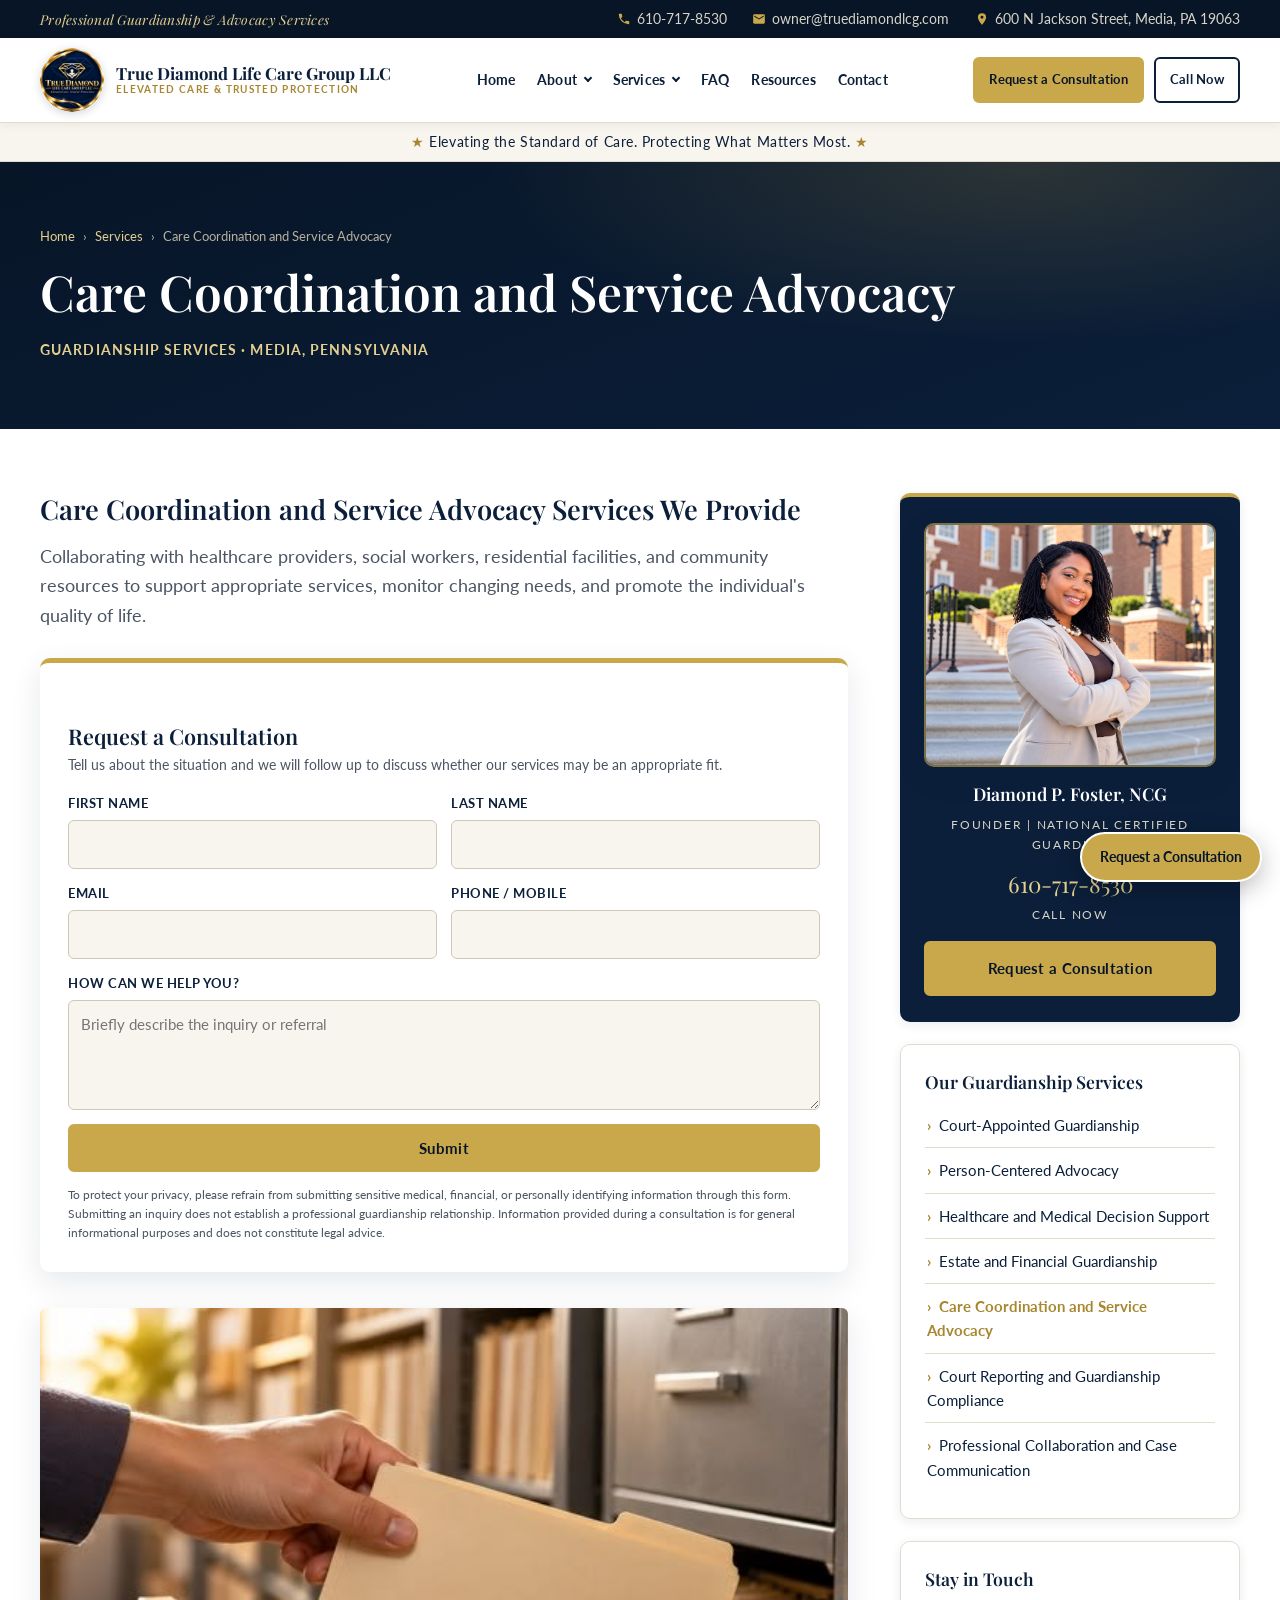
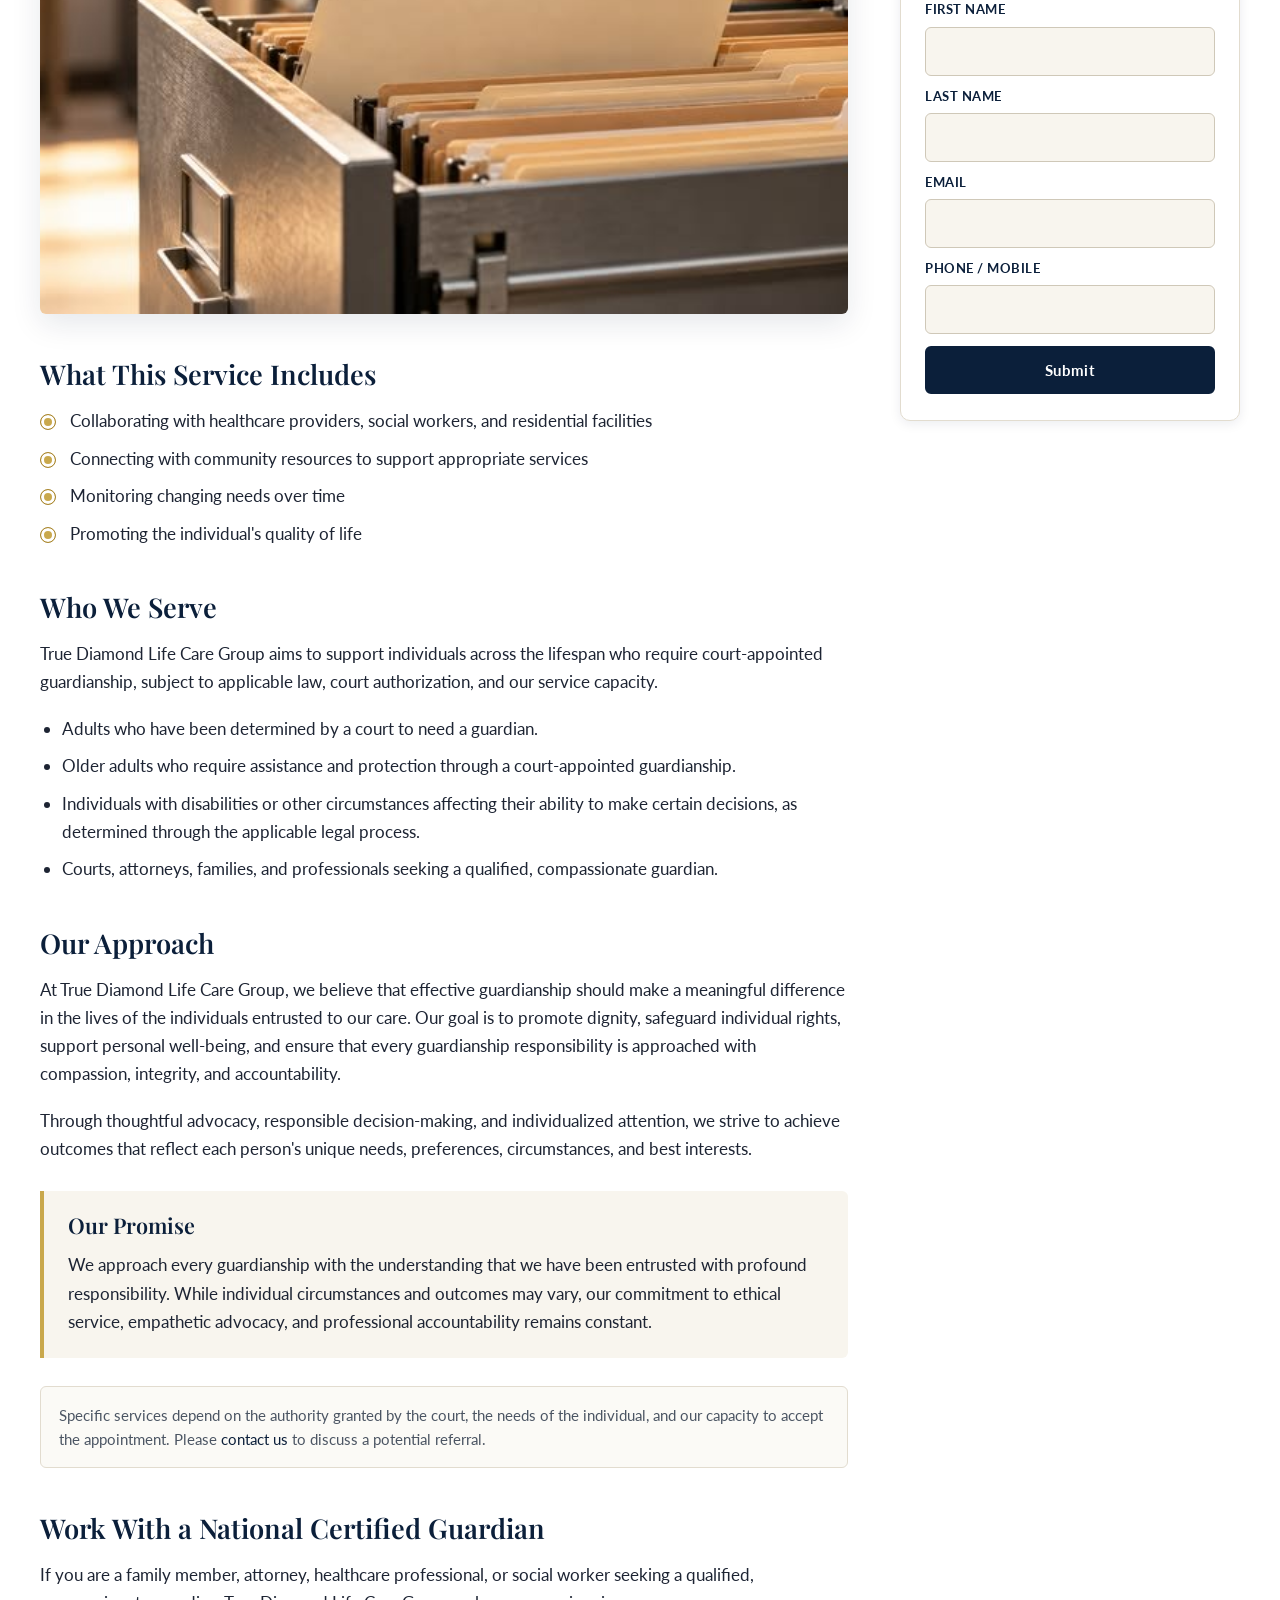
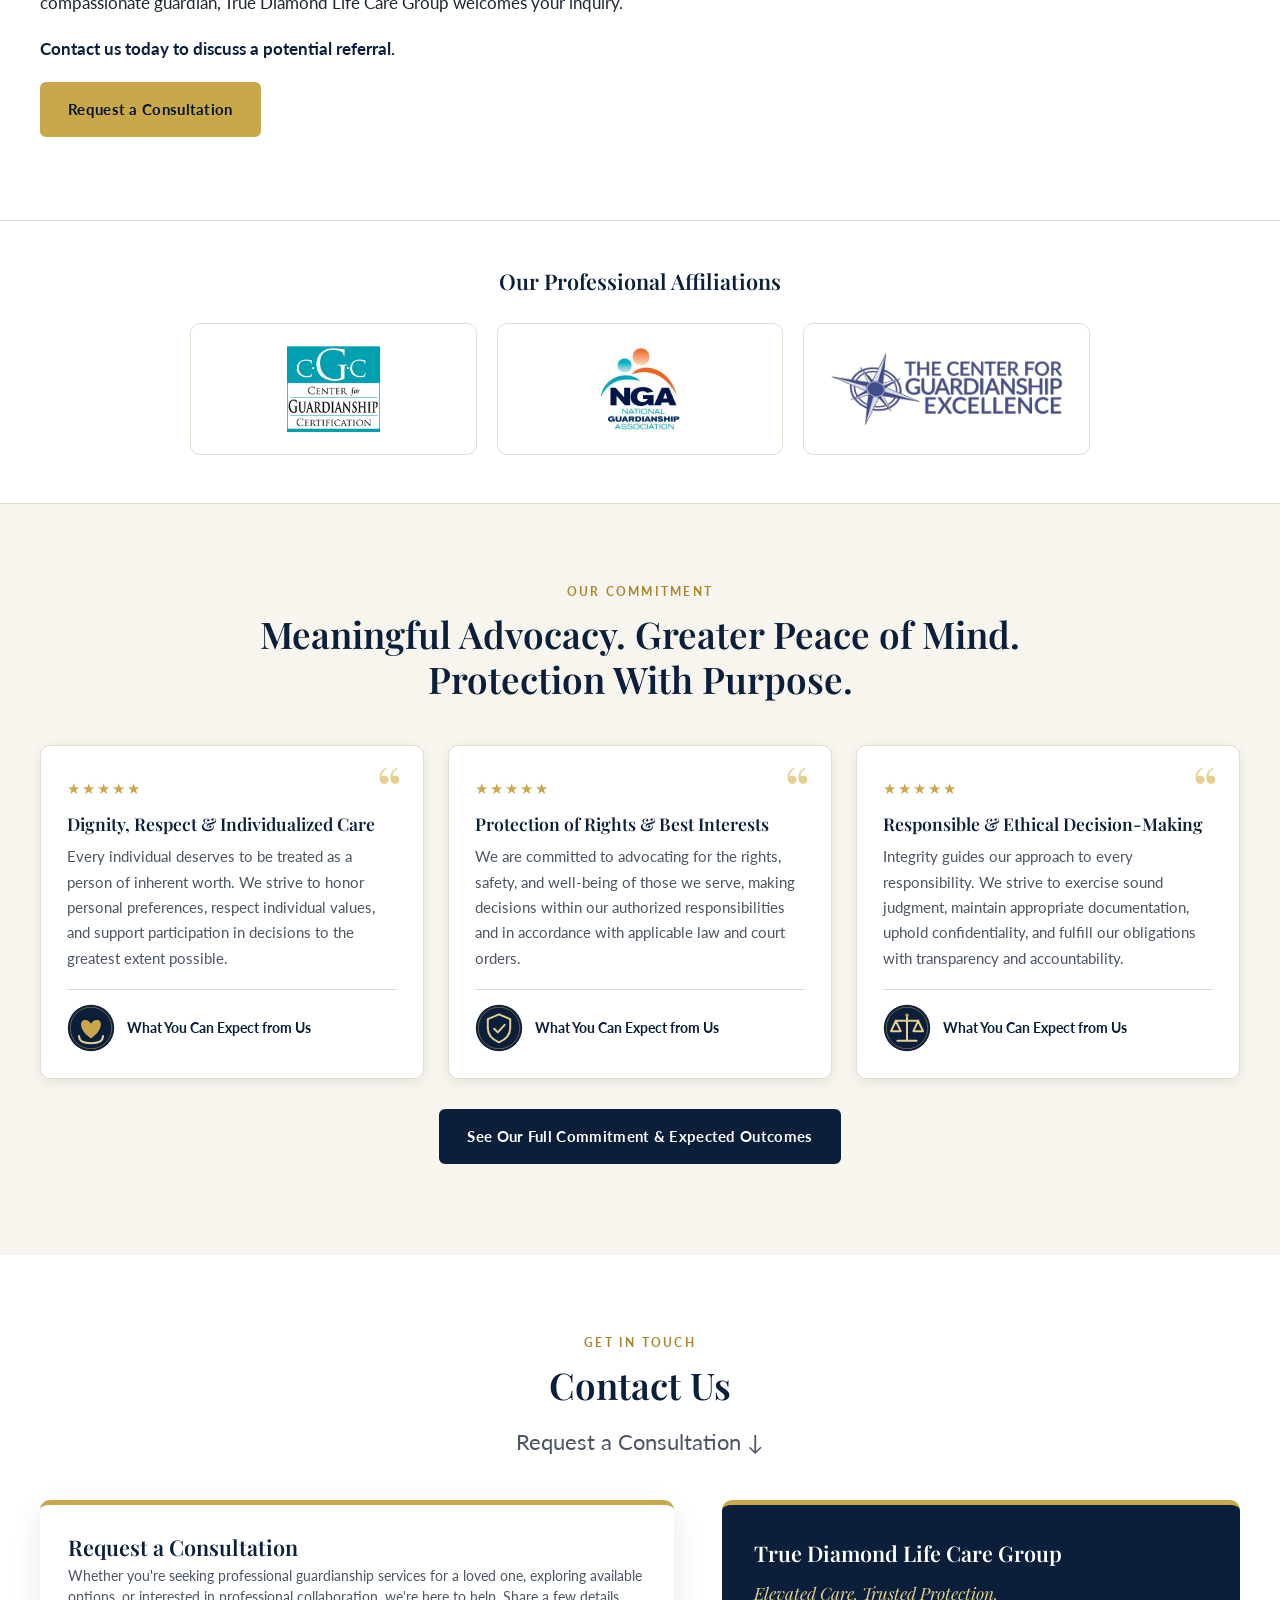
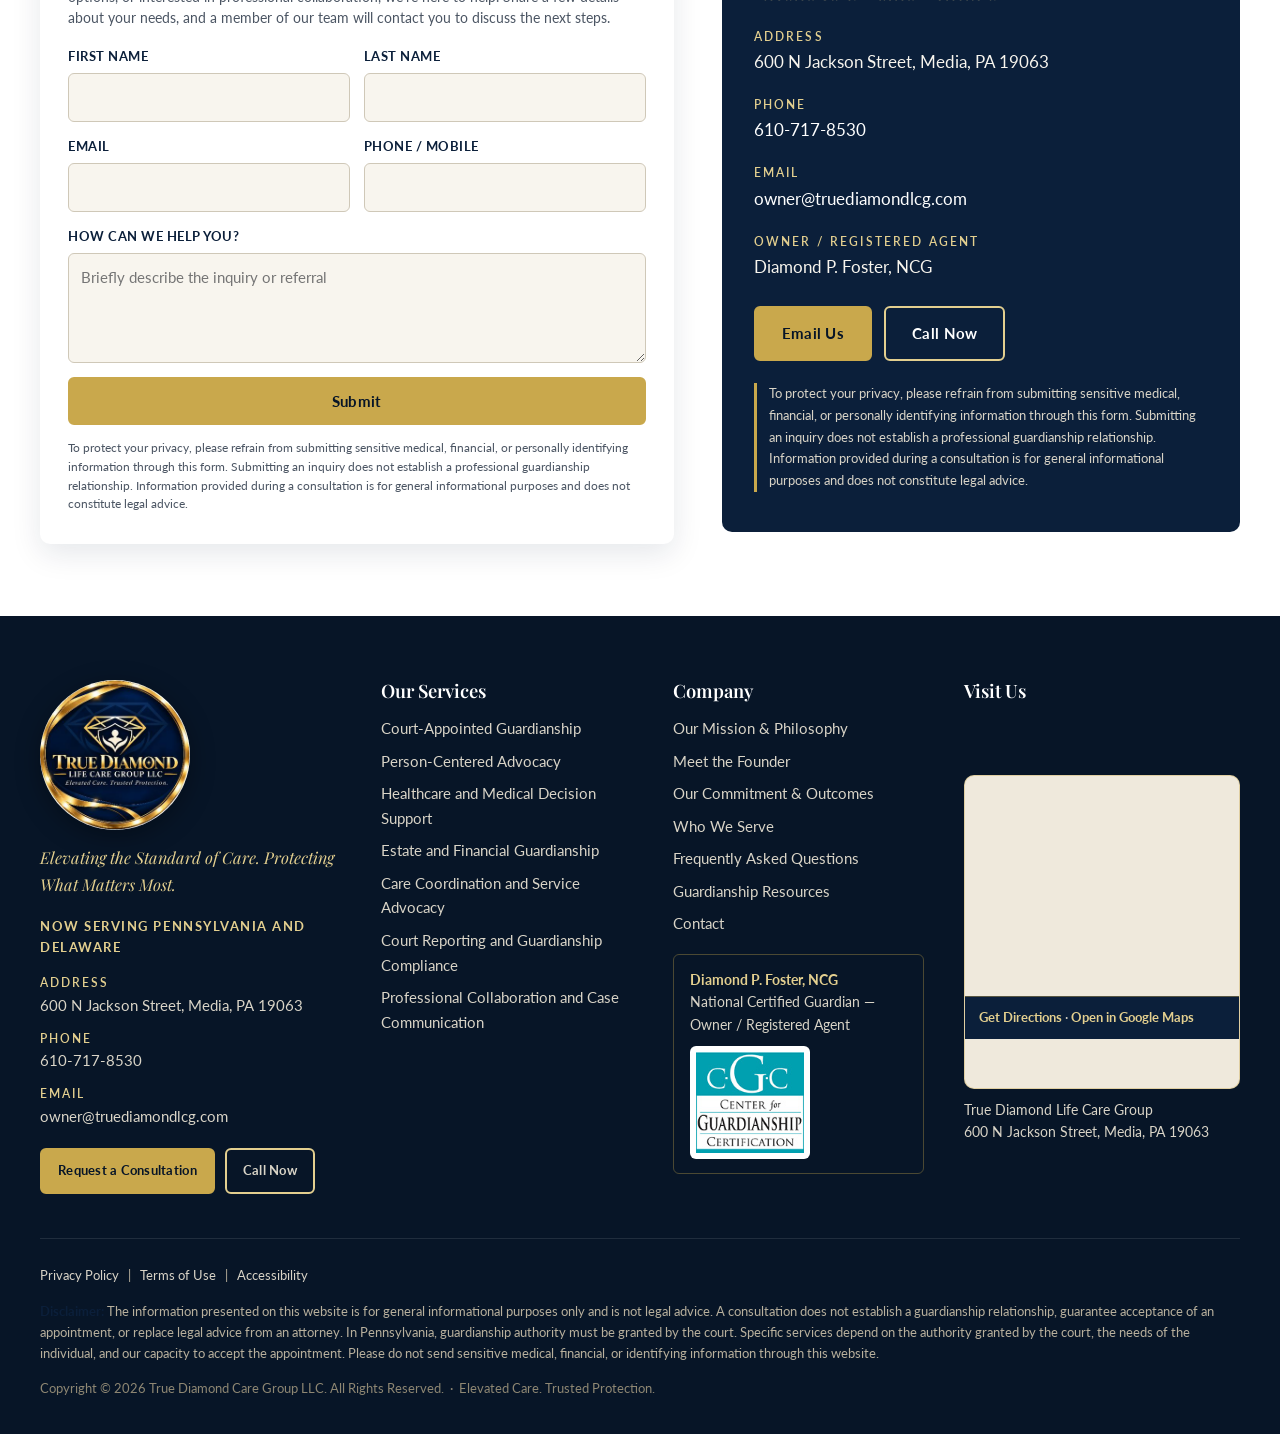
<file: site/service-care-coordination.html>
<!DOCTYPE html>
<html lang="en">
<head>
<meta charset="utf-8">
<meta name="viewport" content="width=device-width, initial-scale=1, viewport-fit=cover">
<meta name="theme-color" content="#0b1f3a">
<title>Care Coordination and Service Advocacy | True Diamond Life Care Group</title>
<meta name="description" content="Collaborating with healthcare providers, social workers, residential facilities, and community resources to support appropriate services.">
<link rel="icon" type="image/png" href="assets/images/favicon.png">
<link rel="apple-touch-icon" href="assets/images/apple-touch-icon.png">
<link rel="preconnect" href="https://fonts.googleapis.com">
<link rel="preconnect" href="https://fonts.gstatic.com" crossorigin>
<link href="https://fonts.googleapis.com/css2?family=Lato:ital,wght@0,400;0,700;1,400&family=Playfair+Display:ital,wght@0,400;0,600;0,700;1,400&display=swap" rel="stylesheet">
<link rel="stylesheet" href="assets/style.css?v=55abed75">
</head>
<body>

<div class="topbar">
  <div class="container">
    <span class="tagline">Professional Guardianship &amp; Advocacy Services</span>
    <ul>
      <li><svg viewBox="0 0 24 24"><path d="M6.6 10.8a15.1 15.1 0 0 0 6.6 6.6l2.2-2.2a1 1 0 0 1 1-.25 11.4 11.4 0 0 0 3.6.57 1 1 0 0 1 1 1V20a1 1 0 0 1-1 1A17 17 0 0 1 3 4a1 1 0 0 1 1-1h3.5a1 1 0 0 1 1 1 11.4 11.4 0 0 0 .57 3.6 1 1 0 0 1-.25 1z"/></svg><a href="tel:+16107178530">610-717-8530</a></li>
      <li><svg viewBox="0 0 24 24"><path d="M20 4H4a2 2 0 0 0-2 2v12a2 2 0 0 0 2 2h16a2 2 0 0 0 2-2V6a2 2 0 0 0-2-2zm0 4-8 5-8-5V6l8 5 8-5z"/></svg><a href="mailto:owner@truediamondlcg.com">owner@truediamondlcg.com</a></li>
      <li><svg viewBox="0 0 24 24"><path d="M12 2a7 7 0 0 0-7 7c0 5.25 7 13 7 13s7-7.75 7-13a7 7 0 0 0-7-7zm0 9.5A2.5 2.5 0 1 1 12 6.5a2.5 2.5 0 0 1 0 5z"/></svg><span>600 N Jackson Street, Media, PA 19063</span></li>
    </ul>
  </div>
</div>
<header class="site-header">
  <div class="container">
    <a class="brand" href="index.html" aria-label="True Diamond Life Care Group home">
      <img class="brand-logo" src="assets/images/logo-160.png" srcset="assets/images/logo-160.png 1x, assets/images/logo-320.png 2x" alt="True Diamond Life Care Group logo" width="160" height="160">
      <span class="brand-text">
        <span class="brand-name">True Diamond Life Care Group LLC</span>
        <span class="brand-sub">Elevated Care &amp; Trusted Protection</span>
      </span>
    </a>
    <button class="nav-toggle" aria-label="Open menu" aria-expanded="false"><span></span><span></span><span></span></button>
    <nav class="nav" aria-label="Main">
      <ul>
        <li><a href="index.html">Home</a></li>
        <li class="has-sub"><a href="about.html">About</a>
          <ul class="sub">
            <li><a href="about.html">Our Mission &amp; Philosophy</a></li>
            <li><a href="founder.html">Meet the Founder</a></li>
            <li><a href="commitment.html">Our Commitment &amp; Outcomes</a></li>
          </ul>
        </li>
        <li class="has-sub"><a href="services.html">Services</a>
          <ul class="sub"><li><a href="services.html">All Guardianship Services</a></li><li><a href="service-court-appointed-guardianship.html">Court-Appointed Guardianship</a></li><li><a href="service-person-centered-advocacy.html">Person-Centered Advocacy</a></li><li><a href="service-healthcare-decision-support.html">Healthcare and Medical Decision Support</a></li><li><a href="service-estate-financial-guardianship.html">Estate and Financial Guardianship</a></li><li><a href="service-care-coordination.html">Care Coordination and Service Advocacy</a></li><li><a href="service-court-reporting-compliance.html">Court Reporting and Guardianship Compliance</a></li><li><a href="service-professional-collaboration.html">Professional Collaboration and Case Communication</a></li><li><a href="services.html#who-we-serve">Who We Serve</a></li><li><a href="commitment.html">Our Commitment &amp; Outcomes</a></li></ul>
        </li>
        <li><a href="faq.html">FAQ</a></li>
        <li><a href="resources.html">Resources</a></li>
        <li><a href="contact.html">Contact</a></li>
      </ul>
    </nav>
    <div class="header-cta">
      <a class="btn btn--gold" href="contact.html">Request a Consultation</a>
      <a class="btn btn--outline" href="tel:+16107178530">Call Now</a>
    </div>
  </div>
</header>
<div class="badge-strip"><span class="star">★</span> Elevating the Standard of Care. Protecting What Matters Most. <span class="star">★</span></div>

<main>

<section class="page-title">
  <div class="container">
    <p class="breadcrumb"><a href="index.html">Home</a><span>›</span><a href="services.html">Services</a><span>›</span>Care Coordination and Service Advocacy</p>
    <h1>Care Coordination and Service Advocacy</h1>
    <p class="meta">Guardianship Services · Media, Pennsylvania</p>
  </div>
</section>
<section class="inner">
  <div class="container">
    <div class="inner-grid">
      <div class="content">
        <h2>Care Coordination and Service Advocacy Services We Provide</h2>
        <p class='intro'>Collaborating with healthcare providers, social workers, residential facilities, and community resources to support appropriate services, monitor changing needs, and promote the individual's quality of life.</p>
        <div class="inline-form">
<div class="form-card">
  <h3>Request a Consultation</h3>
  <p class="form-note">Tell us about the situation and we will follow up to discuss whether our services may be an appropriate fit.</p>
  <form class="js-form" action="https://api.web3forms.com/submit" method="POST">
    <input type="hidden" name="access_key" value="e3c2bf45-0c92-43a9-92f1-59910344c0c0">
    <input type="hidden" name="subject" value="New Consultation Request — True Diamond website">
    <input type="hidden" name="from_name" value="True Diamond Website">
    <input type="checkbox" name="botcheck" class="hidden" style="display:none" tabindex="-1" autocomplete="off">
    <div class="form-grid">
      <div class="field"><label for="s-fn">First Name</label><input id="s-fn" name="first_name" type="text" required></div>
      <div class="field"><label for="s-ln">Last Name</label><input id="s-ln" name="last_name" type="text" required></div>
      <div class="field"><label for="s-em">Email</label><input id="s-em" name="email" type="email" required></div>
      <div class="field"><label for="s-ph">Phone / Mobile</label><input id="s-ph" name="phone" type="tel"></div>
      <div class="field full"><label for="s-msg">How can we help you?</label><textarea id="s-msg" name="message" placeholder="Briefly describe the inquiry or referral"></textarea></div>
    </div>
    <button class="btn btn--gold btn--block" type="submit">Submit</button>
    <div class="form-success">Thank you. Your inquiry has been received and we will be in touch.</div>
    <div class="form-error">Sorry — your message could not be sent. Please email <a href="mailto:owner@truediamondlcg.com">owner@truediamondlcg.com</a> or call <a href="tel:+16107178530">610-717-8530</a>.</div>
  </form>
  <p class="form-disclaimer">To protect your privacy, please refrain from submitting sensitive medical, financial, or personally identifying information through this form. Submitting an inquiry does not establish a professional guardianship relationship. Information provided during a consultation is for general informational purposes and does not constitute legal advice.</p>
</div></div>

        <img class="illus service-photo" src="assets/images/service-care-coordination.jpg" alt="A hand pulling a file folder from an organized records drawer" style="object-position:50% 50%" loading="lazy" decoding="async">

        <h2>What This Service Includes</h2>
        <ul class="check-list"><li>Collaborating with healthcare providers, social workers, and residential facilities</li><li>Connecting with community resources to support appropriate services</li><li>Monitoring changing needs over time</li><li>Promoting the individual's quality of life</li></ul>

        <h2>Who We Serve</h2>
        <p>True Diamond Life Care Group aims to support individuals across the lifespan who require court-appointed guardianship, subject to applicable law, court authorization, and our service capacity.</p>
        <ul><li>Adults who have been determined by a court to need a guardian.</li><li>Older adults who require assistance and protection through a court-appointed guardianship.</li><li>Individuals with disabilities or other circumstances affecting their ability to make certain decisions, as determined through the applicable legal process.</li><li>Courts, attorneys, families, and professionals seeking a qualified, compassionate guardian.</li></ul>

        <h2>Our Approach</h2>
        <p>At True Diamond Life Care Group, we believe that effective guardianship should make a meaningful difference in the lives of the individuals entrusted to our care. Our goal is to promote dignity, safeguard individual rights, support personal well-being, and ensure that every guardianship responsibility is approached with compassion, integrity, and accountability.</p>
        <p>Through thoughtful advocacy, responsible decision-making, and individualized attention, we strive to achieve outcomes that reflect each person's unique needs, preferences, circumstances, and best interests.</p>

        <div class="callout">
          <h3 style="margin-top:0">Our Promise</h3>
          <p>We approach every guardianship with the understanding that we have been entrusted with profound responsibility. While individual circumstances and outcomes may vary, our commitment to ethical service, empathetic advocacy, and professional accountability remains constant.</p>
        </div>

        <p class="note">Specific services depend on the authority granted by the court, the needs of the individual, and our capacity to accept the appointment. Please <a href="contact.html">contact us</a> to discuss a potential referral.</p>

        <h2>Work With a National Certified Guardian</h2>
        <p>If you are a family member, attorney, healthcare professional, or social worker seeking a qualified, compassionate guardian, True Diamond Life Care Group welcomes your inquiry.</p>
        <p><strong>Contact us today to discuss a potential referral.</strong></p>
        <p><a class="btn btn--gold" href="contact.html">Request a Consultation</a></p>
      </div>
      
<aside class="sidebar">
  <div class="side-card side-card--navy">
    <img class="founder-img " src="assets/images/founder.jpg" srcset="assets/images/founder-800.jpg 800w, assets/images/founder.jpg 1374w" sizes="(max-width: 980px) 100vw, 40vw" alt="Diamond Foster, Founder of True Diamond Life Care Group" width="1374" height="1145" loading="lazy" decoding="async">
    <h3>Diamond P. Foster, NCG</h3>
    <small>Founder | National Certified Guardian</small>
    <div class="call">610-717-8530</div>
    <small>Call Now</small>
    <a class="btn btn--gold btn--block" href="contact.html">Request a Consultation</a>
  </div>
  <div class="side-card">
    <h3>Our Guardianship Services</h3>
    <ul class="side-nav"><li><a href="service-court-appointed-guardianship.html">Court-Appointed Guardianship</a></li><li><a href="service-person-centered-advocacy.html">Person-Centered Advocacy</a></li><li><a href="service-healthcare-decision-support.html">Healthcare and Medical Decision Support</a></li><li><a href="service-estate-financial-guardianship.html">Estate and Financial Guardianship</a></li><li class="active"><a href="service-care-coordination.html">Care Coordination and Service Advocacy</a></li><li><a href="service-court-reporting-compliance.html">Court Reporting and Guardianship Compliance</a></li><li><a href="service-professional-collaboration.html">Professional Collaboration and Case Communication</a></li></ul>
  </div>
  <div class="side-card side-card--newsletter">
    <h3>Stay in Touch</h3>
    <form class="js-form" action="https://api.web3forms.com/submit" method="POST">
    <input type="hidden" name="access_key" value="e3c2bf45-0c92-43a9-92f1-59910344c0c0">
    <input type="hidden" name="subject" value="Stay in Touch signup — True Diamond website">
    <input type="hidden" name="from_name" value="True Diamond Website">
    <input type="checkbox" name="botcheck" class="hidden" style="display:none" tabindex="-1" autocomplete="off">
      <div class="form-grid">
        <div class="field"><label for="sb-fn">First Name</label><input id="sb-fn" type="text" name="first_name" required></div>
        <div class="field"><label for="sb-ln">Last Name</label><input id="sb-ln" type="text" name="last_name"></div>
        <div class="field"><label for="sb-em">Email</label><input id="sb-em" type="email" name="email" required></div>
        <div class="field"><label for="sb-ph">Phone / Mobile</label><input id="sb-ph" type="tel" name="phone"></div>
      </div>
      <button class="btn btn--navy btn--block" type="submit" style="margin-top:12px">Submit</button>
      <div class="form-success">Thank you — we will be in touch.</div>
      <div class="form-error">Sorry — that didn't go through. Please email <a href="mailto:owner@truediamondlcg.com">owner@truediamondlcg.com</a>.</div>
    </form>
  </div>
</aside>
    </div>
  </div>
</section>

<section class="logo-strip">
  <div class="container">
    <h2>Our Professional Affiliations</h2>
    <div class="logo-row logo-row--3">
      <div class="affil"><img src="assets/images/affil-cgc.png" alt="Center for Guardianship Certification" loading="lazy" decoding="async"></div><div class="affil"><img src="assets/images/affil-nga.png" alt="National Guardianship Association" loading="lazy" decoding="async"></div><div class="affil"><img src="assets/images/affil-cge.png" alt="The Center for Guardianship Excellence" loading="lazy" decoding="async"></div>
    </div>
  </div>
</section>
<section class="section section--ivory">
  <div class="container">
    <div class="section-head">
      <span class="eyebrow">Our Commitment</span>
      <h2>Meaningful Advocacy. Greater Peace of Mind. Protection With Purpose.</h2>
    </div>
    <div class="testi-grid">
<article class="testi">
  <div class="stars">★★★★★</div>
  <h3>Dignity, Respect &amp; Individualized Care</h3>
  <p>Every individual deserves to be treated as a person of inherent worth. We strive to honor personal preferences, respect individual values, and support participation in decisions to the greatest extent possible.</p>
  <div class="who"><img class="illus illus--avatar" src="assets/images/illus/value-dignity.svg" alt="Dignity, Respect &amp;amp; Individualized Care" loading="lazy" decoding="async"><span>What You Can Expect from Us</span></div>
</article>
<article class="testi">
  <div class="stars">★★★★★</div>
  <h3>Protection of Rights &amp; Best Interests</h3>
  <p>We are committed to advocating for the rights, safety, and well-being of those we serve, making decisions within our authorized responsibilities and in accordance with applicable law and court orders.</p>
  <div class="who"><img class="illus illus--avatar" src="assets/images/illus/value-rights.svg" alt="Protection of Rights &amp;amp; Best Interests" loading="lazy" decoding="async"><span>What You Can Expect from Us</span></div>
</article>
<article class="testi">
  <div class="stars">★★★★★</div>
  <h3>Responsible &amp; Ethical Decision-Making</h3>
  <p>Integrity guides our approach to every responsibility. We strive to exercise sound judgment, maintain appropriate documentation, uphold confidentiality, and fulfill our obligations with transparency and accountability.</p>
  <div class="who"><img class="illus illus--avatar" src="assets/images/illus/value-ethics.svg" alt="Responsible &amp;amp; Ethical Decision-Making" loading="lazy" decoding="async"><span>What You Can Expect from Us</span></div>
</article></div>
    <p style="text-align:center;margin-top:30px"><a class="btn btn--navy" href="commitment.html">See Our Full Commitment &amp; Expected Outcomes</a></p>
  </div>
</section>
<section class="section" id="contact">
  <div class="container">
    <div class="section-head">
      <span class="eyebrow">Get in touch</span>
      <h2>Contact Us</h2>
      <h3 style="font-family:var(--font-body);font-weight:400;color:var(--ink-soft)">Request a Consultation ↓</h3>
    </div>
    <div class="contact-grid">
      
<div class="form-card">
  <h3>Request a Consultation</h3>
  <p class="form-note">Whether you're seeking professional guardianship services for a loved one, exploring available options, or interested in professional collaboration, we're here to help. Share a few details about your needs, and a member of our team will contact you to discuss the next steps.</p>
  <form class="js-form" action="https://api.web3forms.com/submit" method="POST">
    <input type="hidden" name="access_key" value="e3c2bf45-0c92-43a9-92f1-59910344c0c0">
    <input type="hidden" name="subject" value="New Consultation Request — True Diamond website">
    <input type="hidden" name="from_name" value="True Diamond Website">
    <input type="checkbox" name="botcheck" class="hidden" style="display:none" tabindex="-1" autocomplete="off">
    <div class="form-grid">
      <div class="field"><label for="c-fn">First Name</label><input id="c-fn" name="first_name" type="text" required></div>
      <div class="field"><label for="c-ln">Last Name</label><input id="c-ln" name="last_name" type="text" required></div>
      <div class="field"><label for="c-em">Email</label><input id="c-em" name="email" type="email" required></div>
      <div class="field"><label for="c-ph">Phone / Mobile</label><input id="c-ph" name="phone" type="tel"></div>
      <div class="field full"><label for="c-msg">How can we help you?</label><textarea id="c-msg" name="message" placeholder="Briefly describe the inquiry or referral"></textarea></div>
    </div>
    <button class="btn btn--gold btn--block" type="submit">Submit</button>
    <div class="form-success">Thank you. Your inquiry has been received and we will be in touch.</div>
    <div class="form-error">Sorry — your message could not be sent. Please email <a href="mailto:owner@truediamondlcg.com">owner@truediamondlcg.com</a> or call <a href="tel:+16107178530">610-717-8530</a>.</div>
  </form>
  <p class="form-disclaimer">To protect your privacy, please refrain from submitting sensitive medical, financial, or personally identifying information through this form. Submitting an inquiry does not establish a professional guardianship relationship. Information provided during a consultation is for general informational purposes and does not constitute legal advice.</p>
</div>
      <div class="contact-info">
        <h3>True Diamond Life Care Group</h3>
        <p style="color:var(--gold-soft);font-family:var(--font-head);font-style:italic">Elevated Care. Trusted Protection.</p>
        <h4>Address</h4>
        <p>600 N Jackson Street, Media, PA 19063</p>
        <h4>Phone</h4>
        <p><a href="tel:+16107178530">610-717-8530</a></p>
        <h4>Email</h4>
        <p><a href="mailto:owner@truediamondlcg.com">owner@truediamondlcg.com</a></p>
        <h4>Owner / Registered Agent</h4>
        <p>Diamond P. Foster, NCG</p>
        <a class="btn btn--gold" href="mailto:owner@truediamondlcg.com">Email Us</a>
        <a class="btn btn--outline-light" href="tel:+16107178530">Call Now</a>
        <p class="privacy-note">To protect your privacy, please refrain from submitting sensitive medical, financial, or personally identifying information through this form. Submitting an inquiry does not establish a professional guardianship relationship. Information provided during a consultation is for general informational purposes and does not constitute legal advice.</p>
      </div>
    </div>
  </div>
</section>

</main>

<footer class="site-footer">
  <div class="container">
    <div class="footer-main">
      <div class="footer-brand">
        <a class="brand brand--footer" href="index.html"><img class="brand-logo brand-logo--lg" src="assets/images/logo-320.png" alt="True Diamond Life Care Group logo" width="320" height="320" loading="lazy"></a>
        <p class="tag">Elevating the Standard of Care. Protecting What Matters Most.</p>
        <p class="serving-footer">Now Serving Pennsylvania and Delaware</p>
        <h5>Address</h5><p>600 N Jackson Street, Media, PA 19063</p>
        <h5>Phone</h5><p><a href="tel:+16107178530">610-717-8530</a></p>
        <h5>Email</h5><p><a href="mailto:owner@truediamondlcg.com">owner@truediamondlcg.com</a></p>
        <div style="margin-top:16px">
          <a class="btn btn--gold" href="contact.html">Request a Consultation</a>
          <a class="btn btn--outline-light" href="tel:+16107178530">Call Now</a>
        </div>
      </div>
      <div>
        <h4>Our Services</h4>
        <ul><li><a href="service-court-appointed-guardianship.html">Court-Appointed Guardianship</a></li><li><a href="service-person-centered-advocacy.html">Person-Centered Advocacy</a></li><li><a href="service-healthcare-decision-support.html">Healthcare and Medical Decision Support</a></li><li><a href="service-estate-financial-guardianship.html">Estate and Financial Guardianship</a></li><li><a href="service-care-coordination.html">Care Coordination and Service Advocacy</a></li><li><a href="service-court-reporting-compliance.html">Court Reporting and Guardianship Compliance</a></li><li><a href="service-professional-collaboration.html">Professional Collaboration and Case Communication</a></li></ul>
      </div>
      <div>
        <h4>Company</h4>
        <ul>
          <li><a href="about.html">Our Mission &amp; Philosophy</a></li>
          <li><a href="founder.html">Meet the Founder</a></li>
          <li><a href="commitment.html">Our Commitment &amp; Outcomes</a></li>
          <li><a href="services.html#who-we-serve">Who We Serve</a></li>
          <li><a href="faq.html">Frequently Asked Questions</a></li>
          <li><a href="resources.html">Guardianship Resources</a></li>
          <li><a href="contact.html">Contact</a></li>
        </ul>
        <div class="footer-cred">
          <strong>Diamond P. Foster, NCG</strong>
          National Certified Guardian — Owner / Registered Agent
          <div style="margin-top:10px"><img class="cert-badge" src="assets/images/affil-cgc.png" alt="Center for Guardianship Certification"></div>
        </div>
      </div>
      <div class="footer-map">
        <h4>Visit Us</h4>
        <div class="gmap gmap--footer">
  <iframe src="https://maps.google.com/maps?q=600+N+Jackson+Street,+Media,+PA+19063&z=15&output=embed" width="100%" height="220" style="border:0" loading="lazy" allowfullscreen referrerpolicy="no-referrer-when-downgrade" title="Map of 600 N Jackson Street, Media, PA 19063"></iframe>
  <div class="gmap-links"><a href="https://www.google.com/maps/dir/?api=1&destination=600+N+Jackson+Street,+Media,+PA+19063" target="_blank" rel="noopener">Get Directions</a> · <a href="https://www.google.com/maps/search/?api=1&query=600+N+Jackson+Street,+Media,+PA+19063" target="_blank" rel="noopener">Open in Google Maps</a></div>
</div>
        <p class="addr">True Diamond Life Care Group<br>600 N Jackson Street, Media, PA 19063</p>
      </div>
    </div>
    <div class="footer-legal">
      <p class="policy"><a href="#">Privacy Policy</a> | <a href="#">Terms of Use</a> | <a href="#">Accessibility</a></p>
      <p class="disclaimer"><strong>Disclaimer:</strong> The information presented on this website is for general informational purposes only and is not legal advice. A consultation does not establish a guardianship relationship, guarantee acceptance of an appointment, or replace legal advice from an attorney. In Pennsylvania, guardianship authority must be granted by the court. Specific services depend on the authority granted by the court, the needs of the individual, and our capacity to accept the appointment. Please do not send sensitive medical, financial, or identifying information through this website.</p>
      <p class="copy">Copyright © <span data-year>2026</span> True Diamond Care Group LLC. All Rights Reserved. &nbsp;·&nbsp; Elevated Care. Trusted Protection.</p>
    </div>
  </div>
</footer>
<a class="float-cta" href="contact.html">Request a Consultation</a>
<div class="mobile-bar" role="navigation" aria-label="Quick actions">
  <a class="btn btn--outline" href="tel:+16107178530">Call Now</a>
  <a class="btn btn--gold" href="contact.html">Request a Consultation</a>
</div>

<script src="assets/main.js?v=4a3849b5"></script>
</body>
</html>
</file>
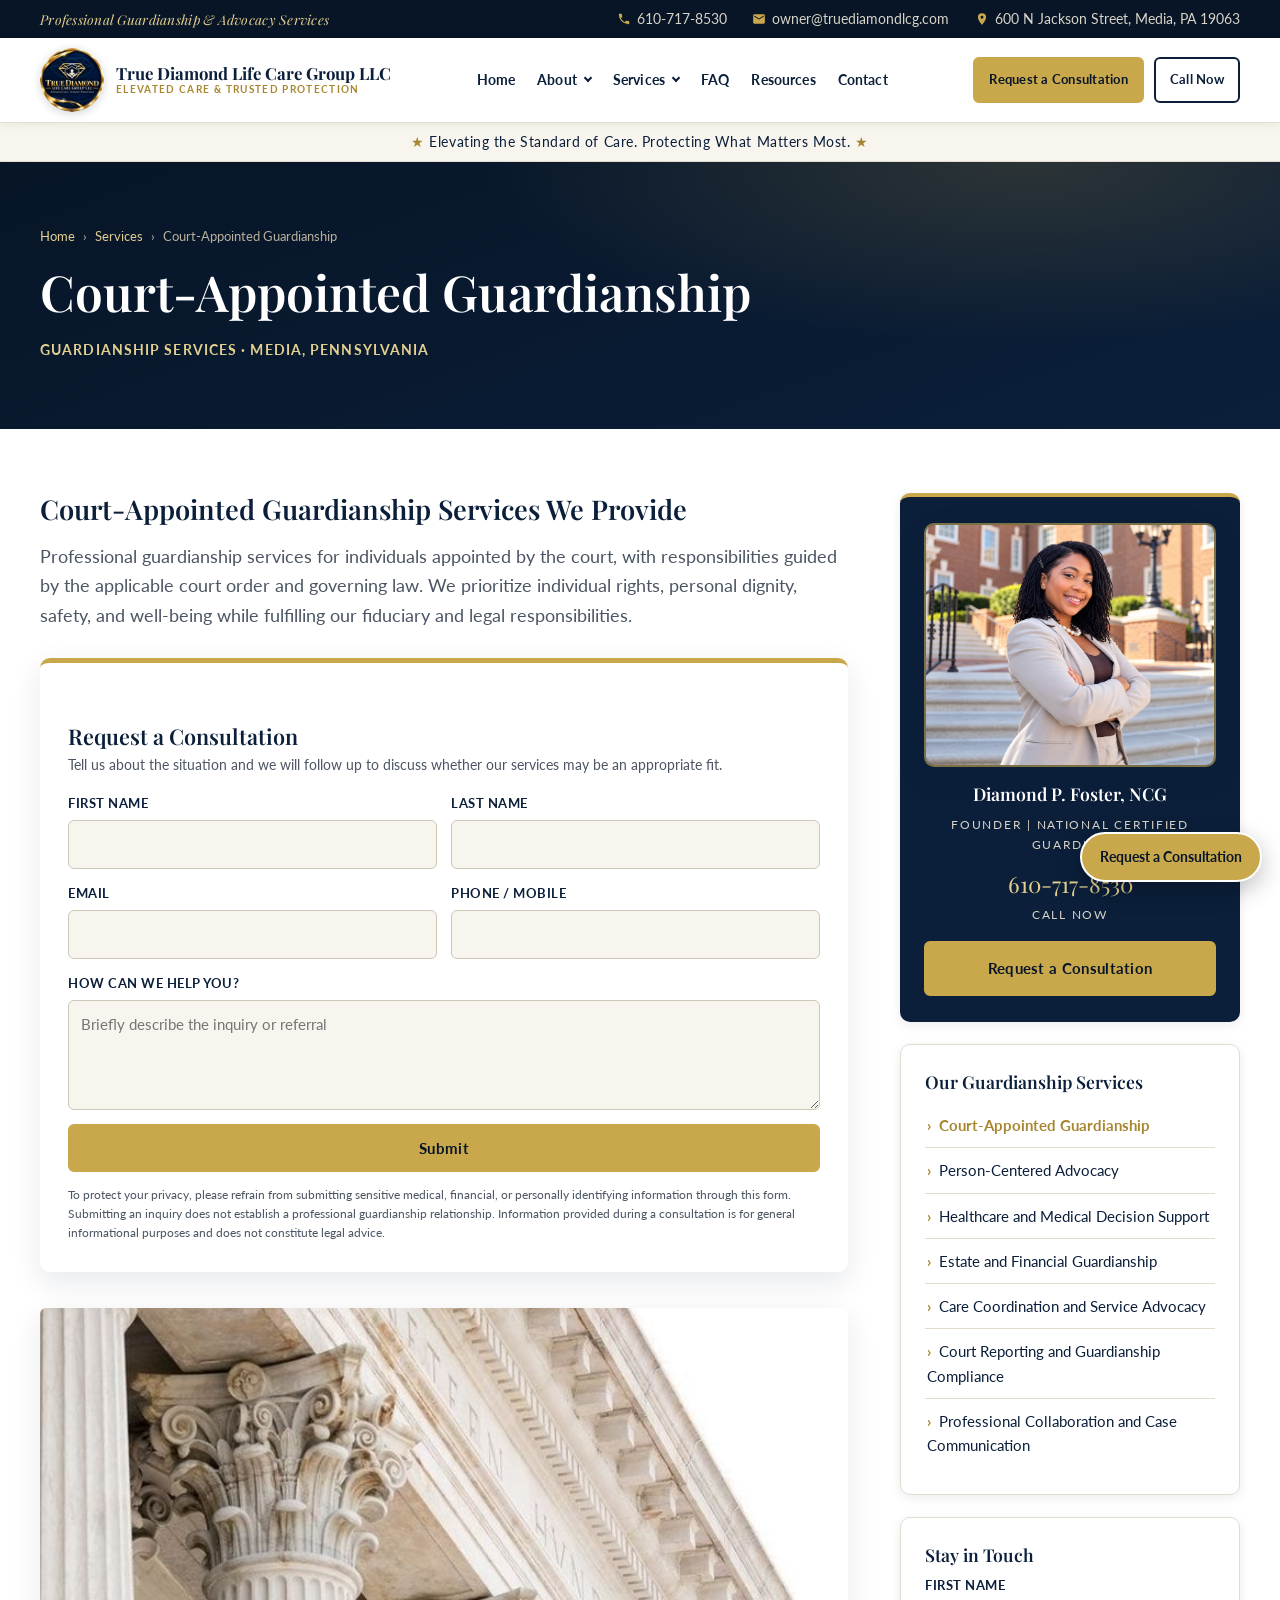
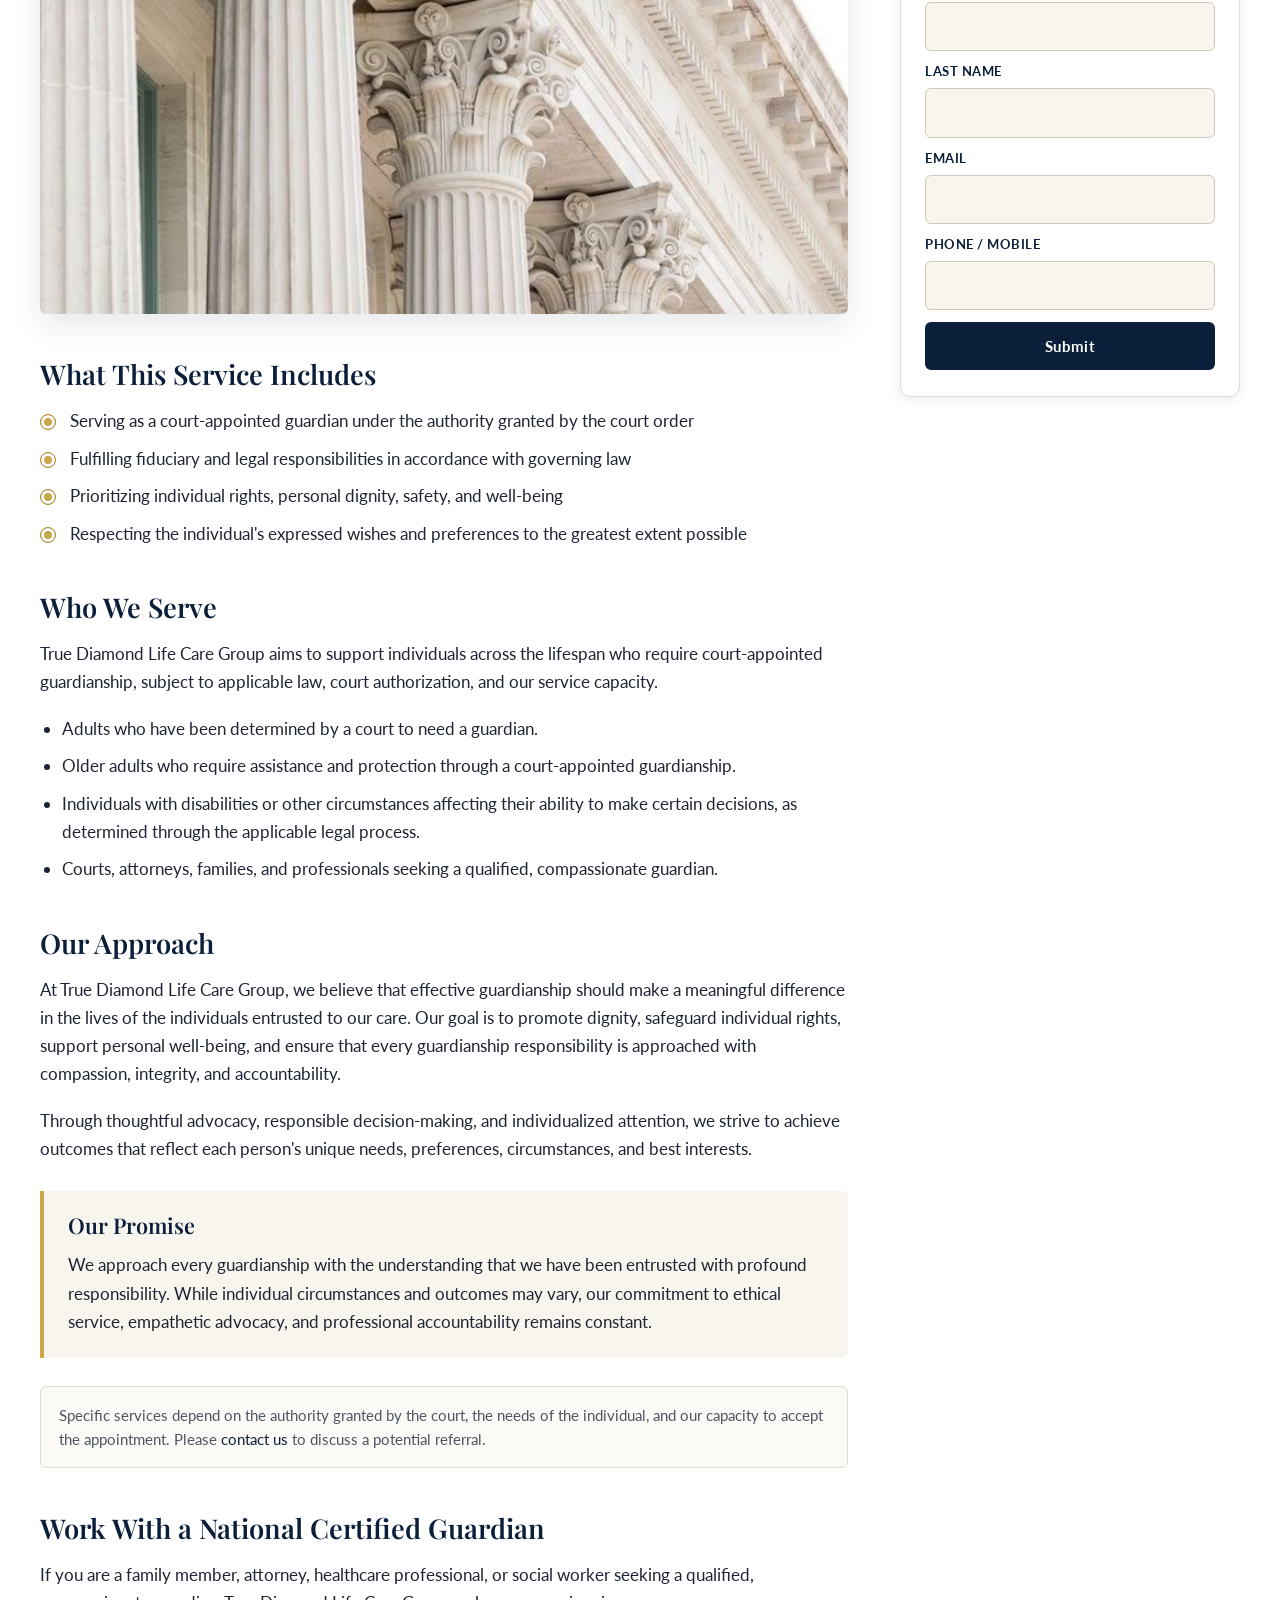
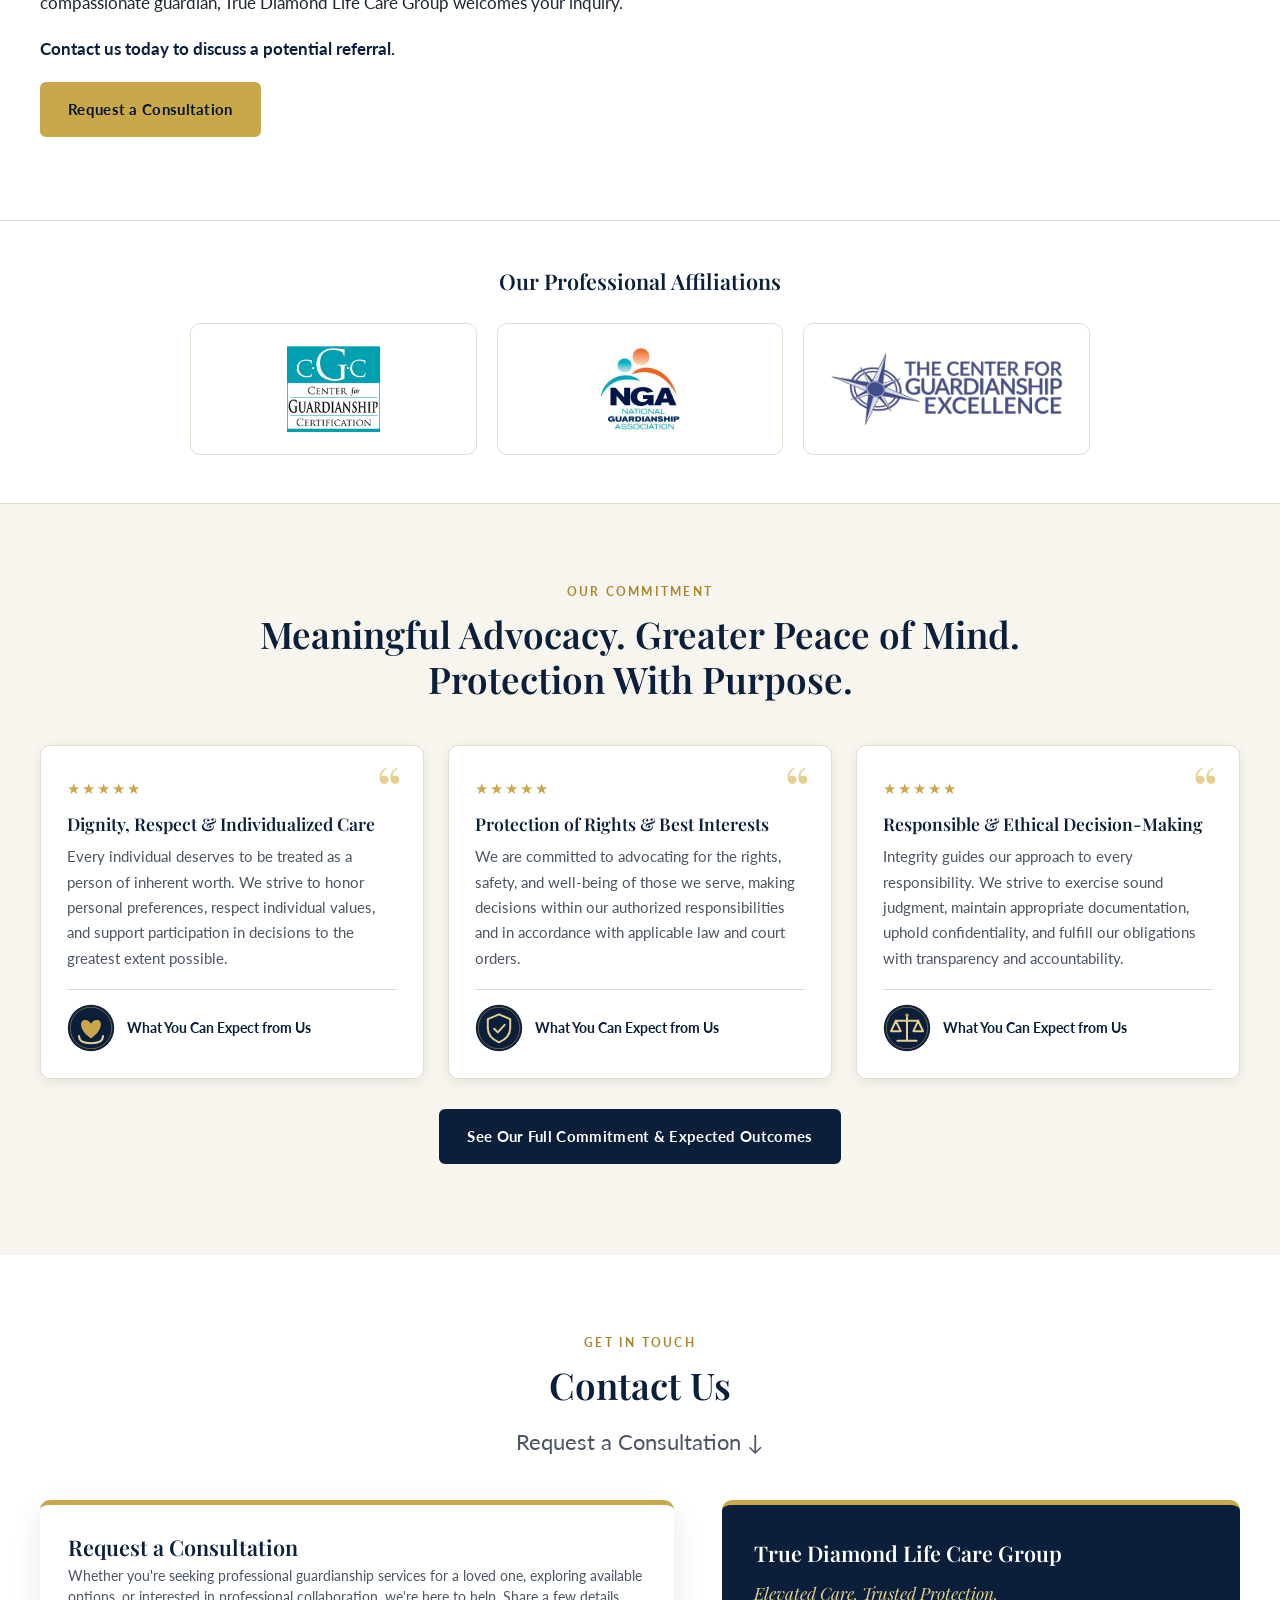
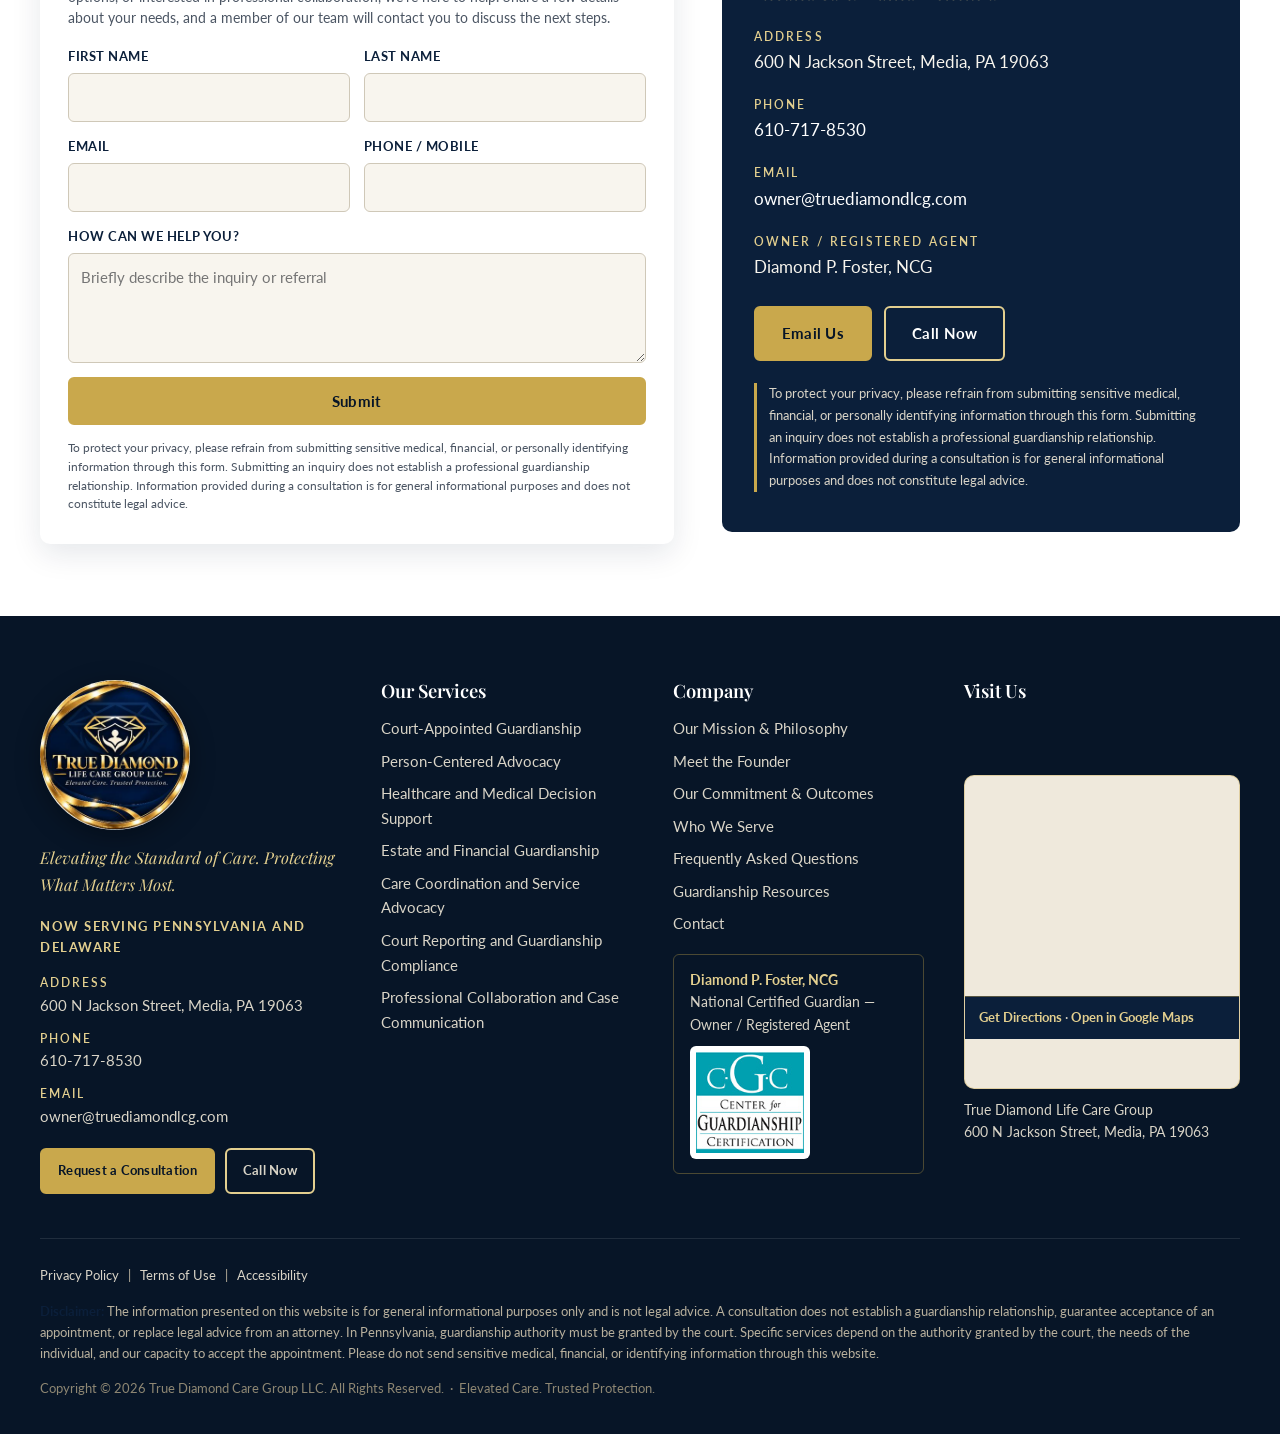
<file: site/service-court-appointed-guardianship.html>
<!DOCTYPE html>
<html lang="en">
<head>
<meta charset="utf-8">
<meta name="viewport" content="width=device-width, initial-scale=1, viewport-fit=cover">
<meta name="theme-color" content="#0b1f3a">
<title>Court-Appointed Guardianship | True Diamond Life Care Group</title>
<meta name="description" content="Professional guardianship services for individuals appointed by the court, with responsibilities guided by the applicable court order and governing law.">
<link rel="icon" type="image/png" href="assets/images/favicon.png">
<link rel="apple-touch-icon" href="assets/images/apple-touch-icon.png">
<link rel="preconnect" href="https://fonts.googleapis.com">
<link rel="preconnect" href="https://fonts.gstatic.com" crossorigin>
<link href="https://fonts.googleapis.com/css2?family=Lato:ital,wght@0,400;0,700;1,400&family=Playfair+Display:ital,wght@0,400;0,600;0,700;1,400&display=swap" rel="stylesheet">
<link rel="stylesheet" href="assets/style.css?v=55abed75">
</head>
<body>

<div class="topbar">
  <div class="container">
    <span class="tagline">Professional Guardianship &amp; Advocacy Services</span>
    <ul>
      <li><svg viewBox="0 0 24 24"><path d="M6.6 10.8a15.1 15.1 0 0 0 6.6 6.6l2.2-2.2a1 1 0 0 1 1-.25 11.4 11.4 0 0 0 3.6.57 1 1 0 0 1 1 1V20a1 1 0 0 1-1 1A17 17 0 0 1 3 4a1 1 0 0 1 1-1h3.5a1 1 0 0 1 1 1 11.4 11.4 0 0 0 .57 3.6 1 1 0 0 1-.25 1z"/></svg><a href="tel:+16107178530">610-717-8530</a></li>
      <li><svg viewBox="0 0 24 24"><path d="M20 4H4a2 2 0 0 0-2 2v12a2 2 0 0 0 2 2h16a2 2 0 0 0 2-2V6a2 2 0 0 0-2-2zm0 4-8 5-8-5V6l8 5 8-5z"/></svg><a href="mailto:owner@truediamondlcg.com">owner@truediamondlcg.com</a></li>
      <li><svg viewBox="0 0 24 24"><path d="M12 2a7 7 0 0 0-7 7c0 5.25 7 13 7 13s7-7.75 7-13a7 7 0 0 0-7-7zm0 9.5A2.5 2.5 0 1 1 12 6.5a2.5 2.5 0 0 1 0 5z"/></svg><span>600 N Jackson Street, Media, PA 19063</span></li>
    </ul>
  </div>
</div>
<header class="site-header">
  <div class="container">
    <a class="brand" href="index.html" aria-label="True Diamond Life Care Group home">
      <img class="brand-logo" src="assets/images/logo-160.png" srcset="assets/images/logo-160.png 1x, assets/images/logo-320.png 2x" alt="True Diamond Life Care Group logo" width="160" height="160">
      <span class="brand-text">
        <span class="brand-name">True Diamond Life Care Group LLC</span>
        <span class="brand-sub">Elevated Care &amp; Trusted Protection</span>
      </span>
    </a>
    <button class="nav-toggle" aria-label="Open menu" aria-expanded="false"><span></span><span></span><span></span></button>
    <nav class="nav" aria-label="Main">
      <ul>
        <li><a href="index.html">Home</a></li>
        <li class="has-sub"><a href="about.html">About</a>
          <ul class="sub">
            <li><a href="about.html">Our Mission &amp; Philosophy</a></li>
            <li><a href="founder.html">Meet the Founder</a></li>
            <li><a href="commitment.html">Our Commitment &amp; Outcomes</a></li>
          </ul>
        </li>
        <li class="has-sub"><a href="services.html">Services</a>
          <ul class="sub"><li><a href="services.html">All Guardianship Services</a></li><li><a href="service-court-appointed-guardianship.html">Court-Appointed Guardianship</a></li><li><a href="service-person-centered-advocacy.html">Person-Centered Advocacy</a></li><li><a href="service-healthcare-decision-support.html">Healthcare and Medical Decision Support</a></li><li><a href="service-estate-financial-guardianship.html">Estate and Financial Guardianship</a></li><li><a href="service-care-coordination.html">Care Coordination and Service Advocacy</a></li><li><a href="service-court-reporting-compliance.html">Court Reporting and Guardianship Compliance</a></li><li><a href="service-professional-collaboration.html">Professional Collaboration and Case Communication</a></li><li><a href="services.html#who-we-serve">Who We Serve</a></li><li><a href="commitment.html">Our Commitment &amp; Outcomes</a></li></ul>
        </li>
        <li><a href="faq.html">FAQ</a></li>
        <li><a href="resources.html">Resources</a></li>
        <li><a href="contact.html">Contact</a></li>
      </ul>
    </nav>
    <div class="header-cta">
      <a class="btn btn--gold" href="contact.html">Request a Consultation</a>
      <a class="btn btn--outline" href="tel:+16107178530">Call Now</a>
    </div>
  </div>
</header>
<div class="badge-strip"><span class="star">★</span> Elevating the Standard of Care. Protecting What Matters Most. <span class="star">★</span></div>

<main>

<section class="page-title">
  <div class="container">
    <p class="breadcrumb"><a href="index.html">Home</a><span>›</span><a href="services.html">Services</a><span>›</span>Court-Appointed Guardianship</p>
    <h1>Court-Appointed Guardianship</h1>
    <p class="meta">Guardianship Services · Media, Pennsylvania</p>
  </div>
</section>
<section class="inner">
  <div class="container">
    <div class="inner-grid">
      <div class="content">
        <h2>Court-Appointed Guardianship Services We Provide</h2>
        <p class='intro'>Professional guardianship services for individuals appointed by the court, with responsibilities guided by the applicable court order and governing law. We prioritize individual rights, personal dignity, safety, and well-being while fulfilling our fiduciary and legal responsibilities.</p>
        <div class="inline-form">
<div class="form-card">
  <h3>Request a Consultation</h3>
  <p class="form-note">Tell us about the situation and we will follow up to discuss whether our services may be an appropriate fit.</p>
  <form class="js-form" action="https://api.web3forms.com/submit" method="POST">
    <input type="hidden" name="access_key" value="e3c2bf45-0c92-43a9-92f1-59910344c0c0">
    <input type="hidden" name="subject" value="New Consultation Request — True Diamond website">
    <input type="hidden" name="from_name" value="True Diamond Website">
    <input type="checkbox" name="botcheck" class="hidden" style="display:none" tabindex="-1" autocomplete="off">
    <div class="form-grid">
      <div class="field"><label for="s-fn">First Name</label><input id="s-fn" name="first_name" type="text" required></div>
      <div class="field"><label for="s-ln">Last Name</label><input id="s-ln" name="last_name" type="text" required></div>
      <div class="field"><label for="s-em">Email</label><input id="s-em" name="email" type="email" required></div>
      <div class="field"><label for="s-ph">Phone / Mobile</label><input id="s-ph" name="phone" type="tel"></div>
      <div class="field full"><label for="s-msg">How can we help you?</label><textarea id="s-msg" name="message" placeholder="Briefly describe the inquiry or referral"></textarea></div>
    </div>
    <button class="btn btn--gold btn--block" type="submit">Submit</button>
    <div class="form-success">Thank you. Your inquiry has been received and we will be in touch.</div>
    <div class="form-error">Sorry — your message could not be sent. Please email <a href="mailto:owner@truediamondlcg.com">owner@truediamondlcg.com</a> or call <a href="tel:+16107178530">610-717-8530</a>.</div>
  </form>
  <p class="form-disclaimer">To protect your privacy, please refrain from submitting sensitive medical, financial, or personally identifying information through this form. Submitting an inquiry does not establish a professional guardianship relationship. Information provided during a consultation is for general informational purposes and does not constitute legal advice.</p>
</div></div>

        <img class="illus service-photo" src="assets/images/service-court-appointed-guardianship.jpg" alt="Classical stone columns of a courthouse" style="object-position:50% 30%" loading="lazy" decoding="async">

        <h2>What This Service Includes</h2>
        <ul class="check-list"><li>Serving as a court-appointed guardian under the authority granted by the court order</li><li>Fulfilling fiduciary and legal responsibilities in accordance with governing law</li><li>Prioritizing individual rights, personal dignity, safety, and well-being</li><li>Respecting the individual's expressed wishes and preferences to the greatest extent possible</li></ul>

        <h2>Who We Serve</h2>
        <p>True Diamond Life Care Group aims to support individuals across the lifespan who require court-appointed guardianship, subject to applicable law, court authorization, and our service capacity.</p>
        <ul><li>Adults who have been determined by a court to need a guardian.</li><li>Older adults who require assistance and protection through a court-appointed guardianship.</li><li>Individuals with disabilities or other circumstances affecting their ability to make certain decisions, as determined through the applicable legal process.</li><li>Courts, attorneys, families, and professionals seeking a qualified, compassionate guardian.</li></ul>

        <h2>Our Approach</h2>
        <p>At True Diamond Life Care Group, we believe that effective guardianship should make a meaningful difference in the lives of the individuals entrusted to our care. Our goal is to promote dignity, safeguard individual rights, support personal well-being, and ensure that every guardianship responsibility is approached with compassion, integrity, and accountability.</p>
        <p>Through thoughtful advocacy, responsible decision-making, and individualized attention, we strive to achieve outcomes that reflect each person's unique needs, preferences, circumstances, and best interests.</p>

        <div class="callout">
          <h3 style="margin-top:0">Our Promise</h3>
          <p>We approach every guardianship with the understanding that we have been entrusted with profound responsibility. While individual circumstances and outcomes may vary, our commitment to ethical service, empathetic advocacy, and professional accountability remains constant.</p>
        </div>

        <p class="note">Specific services depend on the authority granted by the court, the needs of the individual, and our capacity to accept the appointment. Please <a href="contact.html">contact us</a> to discuss a potential referral.</p>

        <h2>Work With a National Certified Guardian</h2>
        <p>If you are a family member, attorney, healthcare professional, or social worker seeking a qualified, compassionate guardian, True Diamond Life Care Group welcomes your inquiry.</p>
        <p><strong>Contact us today to discuss a potential referral.</strong></p>
        <p><a class="btn btn--gold" href="contact.html">Request a Consultation</a></p>
      </div>
      
<aside class="sidebar">
  <div class="side-card side-card--navy">
    <img class="founder-img " src="assets/images/founder.jpg" srcset="assets/images/founder-800.jpg 800w, assets/images/founder.jpg 1374w" sizes="(max-width: 980px) 100vw, 40vw" alt="Diamond Foster, Founder of True Diamond Life Care Group" width="1374" height="1145" loading="lazy" decoding="async">
    <h3>Diamond P. Foster, NCG</h3>
    <small>Founder | National Certified Guardian</small>
    <div class="call">610-717-8530</div>
    <small>Call Now</small>
    <a class="btn btn--gold btn--block" href="contact.html">Request a Consultation</a>
  </div>
  <div class="side-card">
    <h3>Our Guardianship Services</h3>
    <ul class="side-nav"><li class="active"><a href="service-court-appointed-guardianship.html">Court-Appointed Guardianship</a></li><li><a href="service-person-centered-advocacy.html">Person-Centered Advocacy</a></li><li><a href="service-healthcare-decision-support.html">Healthcare and Medical Decision Support</a></li><li><a href="service-estate-financial-guardianship.html">Estate and Financial Guardianship</a></li><li><a href="service-care-coordination.html">Care Coordination and Service Advocacy</a></li><li><a href="service-court-reporting-compliance.html">Court Reporting and Guardianship Compliance</a></li><li><a href="service-professional-collaboration.html">Professional Collaboration and Case Communication</a></li></ul>
  </div>
  <div class="side-card side-card--newsletter">
    <h3>Stay in Touch</h3>
    <form class="js-form" action="https://api.web3forms.com/submit" method="POST">
    <input type="hidden" name="access_key" value="e3c2bf45-0c92-43a9-92f1-59910344c0c0">
    <input type="hidden" name="subject" value="Stay in Touch signup — True Diamond website">
    <input type="hidden" name="from_name" value="True Diamond Website">
    <input type="checkbox" name="botcheck" class="hidden" style="display:none" tabindex="-1" autocomplete="off">
      <div class="form-grid">
        <div class="field"><label for="sb-fn">First Name</label><input id="sb-fn" type="text" name="first_name" required></div>
        <div class="field"><label for="sb-ln">Last Name</label><input id="sb-ln" type="text" name="last_name"></div>
        <div class="field"><label for="sb-em">Email</label><input id="sb-em" type="email" name="email" required></div>
        <div class="field"><label for="sb-ph">Phone / Mobile</label><input id="sb-ph" type="tel" name="phone"></div>
      </div>
      <button class="btn btn--navy btn--block" type="submit" style="margin-top:12px">Submit</button>
      <div class="form-success">Thank you — we will be in touch.</div>
      <div class="form-error">Sorry — that didn't go through. Please email <a href="mailto:owner@truediamondlcg.com">owner@truediamondlcg.com</a>.</div>
    </form>
  </div>
</aside>
    </div>
  </div>
</section>

<section class="logo-strip">
  <div class="container">
    <h2>Our Professional Affiliations</h2>
    <div class="logo-row logo-row--3">
      <div class="affil"><img src="assets/images/affil-cgc.png" alt="Center for Guardianship Certification" loading="lazy" decoding="async"></div><div class="affil"><img src="assets/images/affil-nga.png" alt="National Guardianship Association" loading="lazy" decoding="async"></div><div class="affil"><img src="assets/images/affil-cge.png" alt="The Center for Guardianship Excellence" loading="lazy" decoding="async"></div>
    </div>
  </div>
</section>
<section class="section section--ivory">
  <div class="container">
    <div class="section-head">
      <span class="eyebrow">Our Commitment</span>
      <h2>Meaningful Advocacy. Greater Peace of Mind. Protection With Purpose.</h2>
    </div>
    <div class="testi-grid">
<article class="testi">
  <div class="stars">★★★★★</div>
  <h3>Dignity, Respect &amp; Individualized Care</h3>
  <p>Every individual deserves to be treated as a person of inherent worth. We strive to honor personal preferences, respect individual values, and support participation in decisions to the greatest extent possible.</p>
  <div class="who"><img class="illus illus--avatar" src="assets/images/illus/value-dignity.svg" alt="Dignity, Respect &amp;amp; Individualized Care" loading="lazy" decoding="async"><span>What You Can Expect from Us</span></div>
</article>
<article class="testi">
  <div class="stars">★★★★★</div>
  <h3>Protection of Rights &amp; Best Interests</h3>
  <p>We are committed to advocating for the rights, safety, and well-being of those we serve, making decisions within our authorized responsibilities and in accordance with applicable law and court orders.</p>
  <div class="who"><img class="illus illus--avatar" src="assets/images/illus/value-rights.svg" alt="Protection of Rights &amp;amp; Best Interests" loading="lazy" decoding="async"><span>What You Can Expect from Us</span></div>
</article>
<article class="testi">
  <div class="stars">★★★★★</div>
  <h3>Responsible &amp; Ethical Decision-Making</h3>
  <p>Integrity guides our approach to every responsibility. We strive to exercise sound judgment, maintain appropriate documentation, uphold confidentiality, and fulfill our obligations with transparency and accountability.</p>
  <div class="who"><img class="illus illus--avatar" src="assets/images/illus/value-ethics.svg" alt="Responsible &amp;amp; Ethical Decision-Making" loading="lazy" decoding="async"><span>What You Can Expect from Us</span></div>
</article></div>
    <p style="text-align:center;margin-top:30px"><a class="btn btn--navy" href="commitment.html">See Our Full Commitment &amp; Expected Outcomes</a></p>
  </div>
</section>
<section class="section" id="contact">
  <div class="container">
    <div class="section-head">
      <span class="eyebrow">Get in touch</span>
      <h2>Contact Us</h2>
      <h3 style="font-family:var(--font-body);font-weight:400;color:var(--ink-soft)">Request a Consultation ↓</h3>
    </div>
    <div class="contact-grid">
      
<div class="form-card">
  <h3>Request a Consultation</h3>
  <p class="form-note">Whether you're seeking professional guardianship services for a loved one, exploring available options, or interested in professional collaboration, we're here to help. Share a few details about your needs, and a member of our team will contact you to discuss the next steps.</p>
  <form class="js-form" action="https://api.web3forms.com/submit" method="POST">
    <input type="hidden" name="access_key" value="e3c2bf45-0c92-43a9-92f1-59910344c0c0">
    <input type="hidden" name="subject" value="New Consultation Request — True Diamond website">
    <input type="hidden" name="from_name" value="True Diamond Website">
    <input type="checkbox" name="botcheck" class="hidden" style="display:none" tabindex="-1" autocomplete="off">
    <div class="form-grid">
      <div class="field"><label for="c-fn">First Name</label><input id="c-fn" name="first_name" type="text" required></div>
      <div class="field"><label for="c-ln">Last Name</label><input id="c-ln" name="last_name" type="text" required></div>
      <div class="field"><label for="c-em">Email</label><input id="c-em" name="email" type="email" required></div>
      <div class="field"><label for="c-ph">Phone / Mobile</label><input id="c-ph" name="phone" type="tel"></div>
      <div class="field full"><label for="c-msg">How can we help you?</label><textarea id="c-msg" name="message" placeholder="Briefly describe the inquiry or referral"></textarea></div>
    </div>
    <button class="btn btn--gold btn--block" type="submit">Submit</button>
    <div class="form-success">Thank you. Your inquiry has been received and we will be in touch.</div>
    <div class="form-error">Sorry — your message could not be sent. Please email <a href="mailto:owner@truediamondlcg.com">owner@truediamondlcg.com</a> or call <a href="tel:+16107178530">610-717-8530</a>.</div>
  </form>
  <p class="form-disclaimer">To protect your privacy, please refrain from submitting sensitive medical, financial, or personally identifying information through this form. Submitting an inquiry does not establish a professional guardianship relationship. Information provided during a consultation is for general informational purposes and does not constitute legal advice.</p>
</div>
      <div class="contact-info">
        <h3>True Diamond Life Care Group</h3>
        <p style="color:var(--gold-soft);font-family:var(--font-head);font-style:italic">Elevated Care. Trusted Protection.</p>
        <h4>Address</h4>
        <p>600 N Jackson Street, Media, PA 19063</p>
        <h4>Phone</h4>
        <p><a href="tel:+16107178530">610-717-8530</a></p>
        <h4>Email</h4>
        <p><a href="mailto:owner@truediamondlcg.com">owner@truediamondlcg.com</a></p>
        <h4>Owner / Registered Agent</h4>
        <p>Diamond P. Foster, NCG</p>
        <a class="btn btn--gold" href="mailto:owner@truediamondlcg.com">Email Us</a>
        <a class="btn btn--outline-light" href="tel:+16107178530">Call Now</a>
        <p class="privacy-note">To protect your privacy, please refrain from submitting sensitive medical, financial, or personally identifying information through this form. Submitting an inquiry does not establish a professional guardianship relationship. Information provided during a consultation is for general informational purposes and does not constitute legal advice.</p>
      </div>
    </div>
  </div>
</section>

</main>

<footer class="site-footer">
  <div class="container">
    <div class="footer-main">
      <div class="footer-brand">
        <a class="brand brand--footer" href="index.html"><img class="brand-logo brand-logo--lg" src="assets/images/logo-320.png" alt="True Diamond Life Care Group logo" width="320" height="320" loading="lazy"></a>
        <p class="tag">Elevating the Standard of Care. Protecting What Matters Most.</p>
        <p class="serving-footer">Now Serving Pennsylvania and Delaware</p>
        <h5>Address</h5><p>600 N Jackson Street, Media, PA 19063</p>
        <h5>Phone</h5><p><a href="tel:+16107178530">610-717-8530</a></p>
        <h5>Email</h5><p><a href="mailto:owner@truediamondlcg.com">owner@truediamondlcg.com</a></p>
        <div style="margin-top:16px">
          <a class="btn btn--gold" href="contact.html">Request a Consultation</a>
          <a class="btn btn--outline-light" href="tel:+16107178530">Call Now</a>
        </div>
      </div>
      <div>
        <h4>Our Services</h4>
        <ul><li><a href="service-court-appointed-guardianship.html">Court-Appointed Guardianship</a></li><li><a href="service-person-centered-advocacy.html">Person-Centered Advocacy</a></li><li><a href="service-healthcare-decision-support.html">Healthcare and Medical Decision Support</a></li><li><a href="service-estate-financial-guardianship.html">Estate and Financial Guardianship</a></li><li><a href="service-care-coordination.html">Care Coordination and Service Advocacy</a></li><li><a href="service-court-reporting-compliance.html">Court Reporting and Guardianship Compliance</a></li><li><a href="service-professional-collaboration.html">Professional Collaboration and Case Communication</a></li></ul>
      </div>
      <div>
        <h4>Company</h4>
        <ul>
          <li><a href="about.html">Our Mission &amp; Philosophy</a></li>
          <li><a href="founder.html">Meet the Founder</a></li>
          <li><a href="commitment.html">Our Commitment &amp; Outcomes</a></li>
          <li><a href="services.html#who-we-serve">Who We Serve</a></li>
          <li><a href="faq.html">Frequently Asked Questions</a></li>
          <li><a href="resources.html">Guardianship Resources</a></li>
          <li><a href="contact.html">Contact</a></li>
        </ul>
        <div class="footer-cred">
          <strong>Diamond P. Foster, NCG</strong>
          National Certified Guardian — Owner / Registered Agent
          <div style="margin-top:10px"><img class="cert-badge" src="assets/images/affil-cgc.png" alt="Center for Guardianship Certification"></div>
        </div>
      </div>
      <div class="footer-map">
        <h4>Visit Us</h4>
        <div class="gmap gmap--footer">
  <iframe src="https://maps.google.com/maps?q=600+N+Jackson+Street,+Media,+PA+19063&z=15&output=embed" width="100%" height="220" style="border:0" loading="lazy" allowfullscreen referrerpolicy="no-referrer-when-downgrade" title="Map of 600 N Jackson Street, Media, PA 19063"></iframe>
  <div class="gmap-links"><a href="https://www.google.com/maps/dir/?api=1&destination=600+N+Jackson+Street,+Media,+PA+19063" target="_blank" rel="noopener">Get Directions</a> · <a href="https://www.google.com/maps/search/?api=1&query=600+N+Jackson+Street,+Media,+PA+19063" target="_blank" rel="noopener">Open in Google Maps</a></div>
</div>
        <p class="addr">True Diamond Life Care Group<br>600 N Jackson Street, Media, PA 19063</p>
      </div>
    </div>
    <div class="footer-legal">
      <p class="policy"><a href="#">Privacy Policy</a> | <a href="#">Terms of Use</a> | <a href="#">Accessibility</a></p>
      <p class="disclaimer"><strong>Disclaimer:</strong> The information presented on this website is for general informational purposes only and is not legal advice. A consultation does not establish a guardianship relationship, guarantee acceptance of an appointment, or replace legal advice from an attorney. In Pennsylvania, guardianship authority must be granted by the court. Specific services depend on the authority granted by the court, the needs of the individual, and our capacity to accept the appointment. Please do not send sensitive medical, financial, or identifying information through this website.</p>
      <p class="copy">Copyright © <span data-year>2026</span> True Diamond Care Group LLC. All Rights Reserved. &nbsp;·&nbsp; Elevated Care. Trusted Protection.</p>
    </div>
  </div>
</footer>
<a class="float-cta" href="contact.html">Request a Consultation</a>
<div class="mobile-bar" role="navigation" aria-label="Quick actions">
  <a class="btn btn--outline" href="tel:+16107178530">Call Now</a>
  <a class="btn btn--gold" href="contact.html">Request a Consultation</a>
</div>

<script src="assets/main.js?v=4a3849b5"></script>
</body>
</html>
</file>
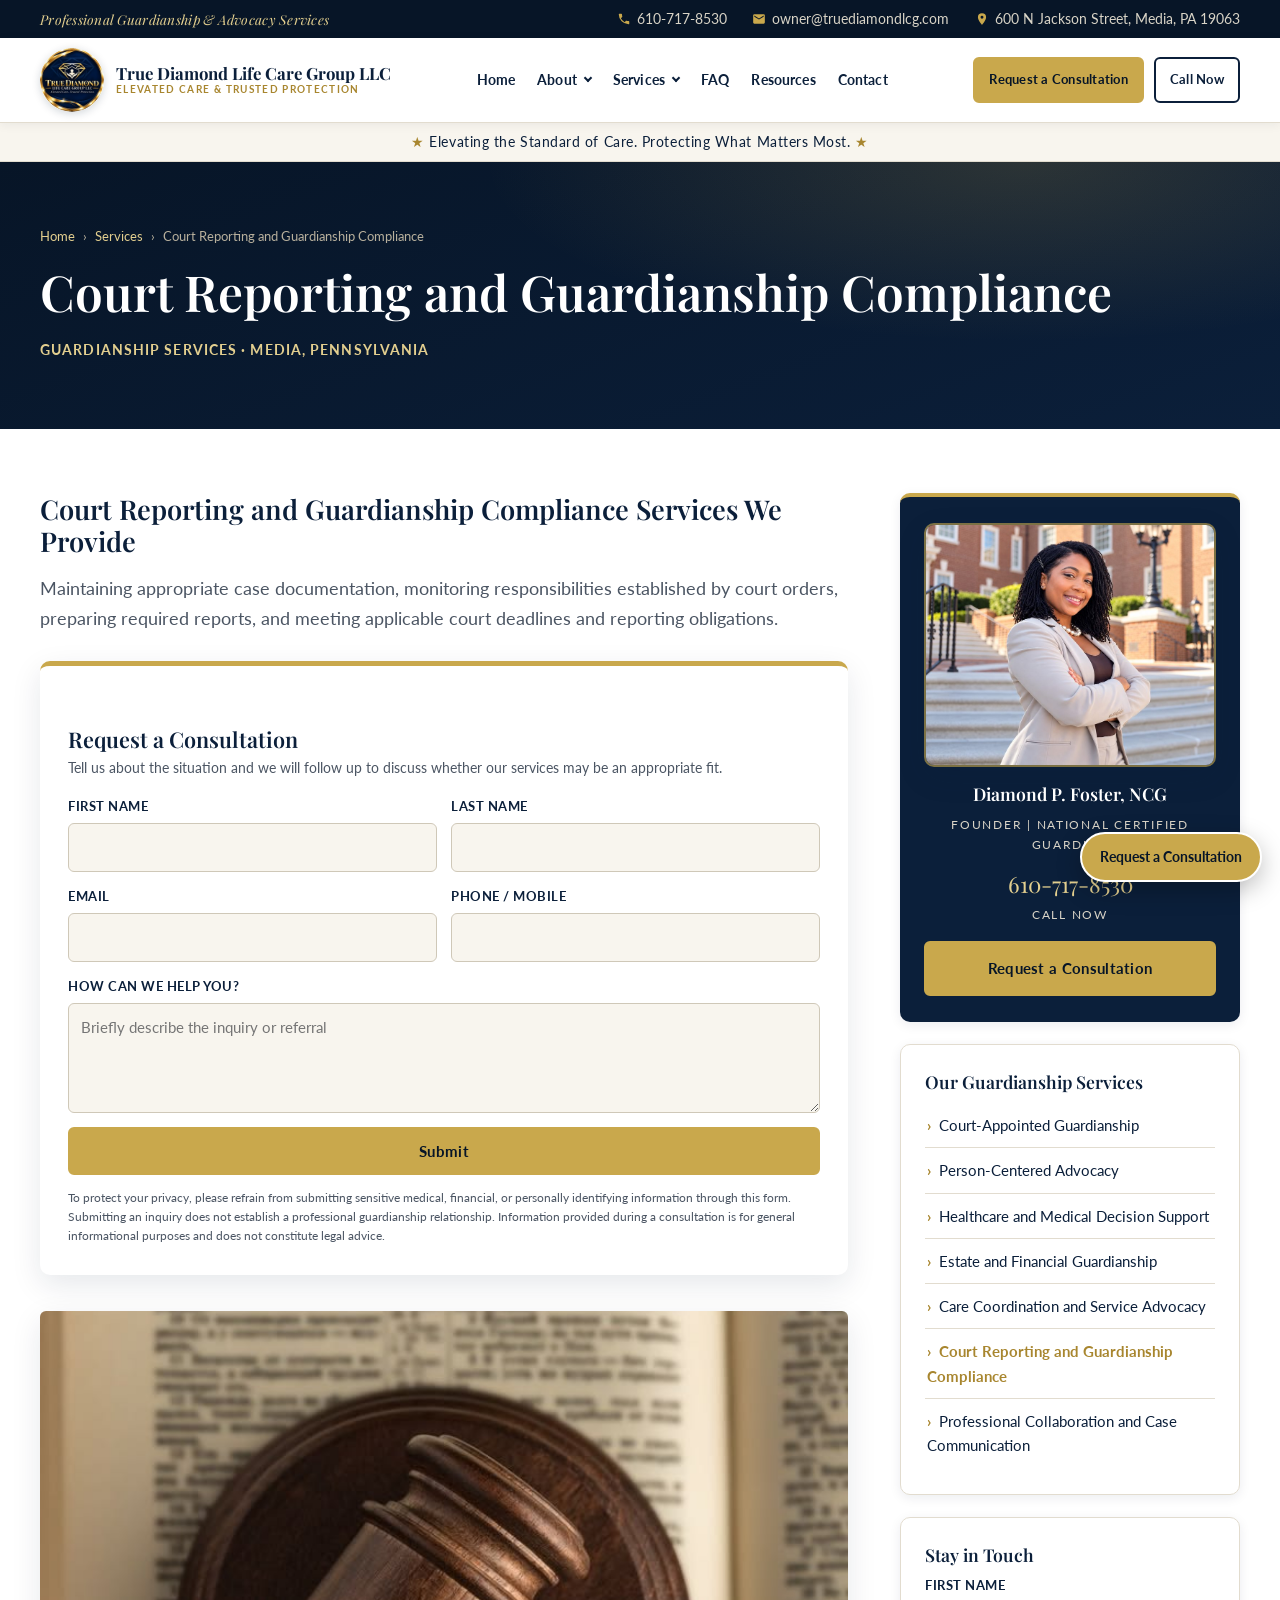
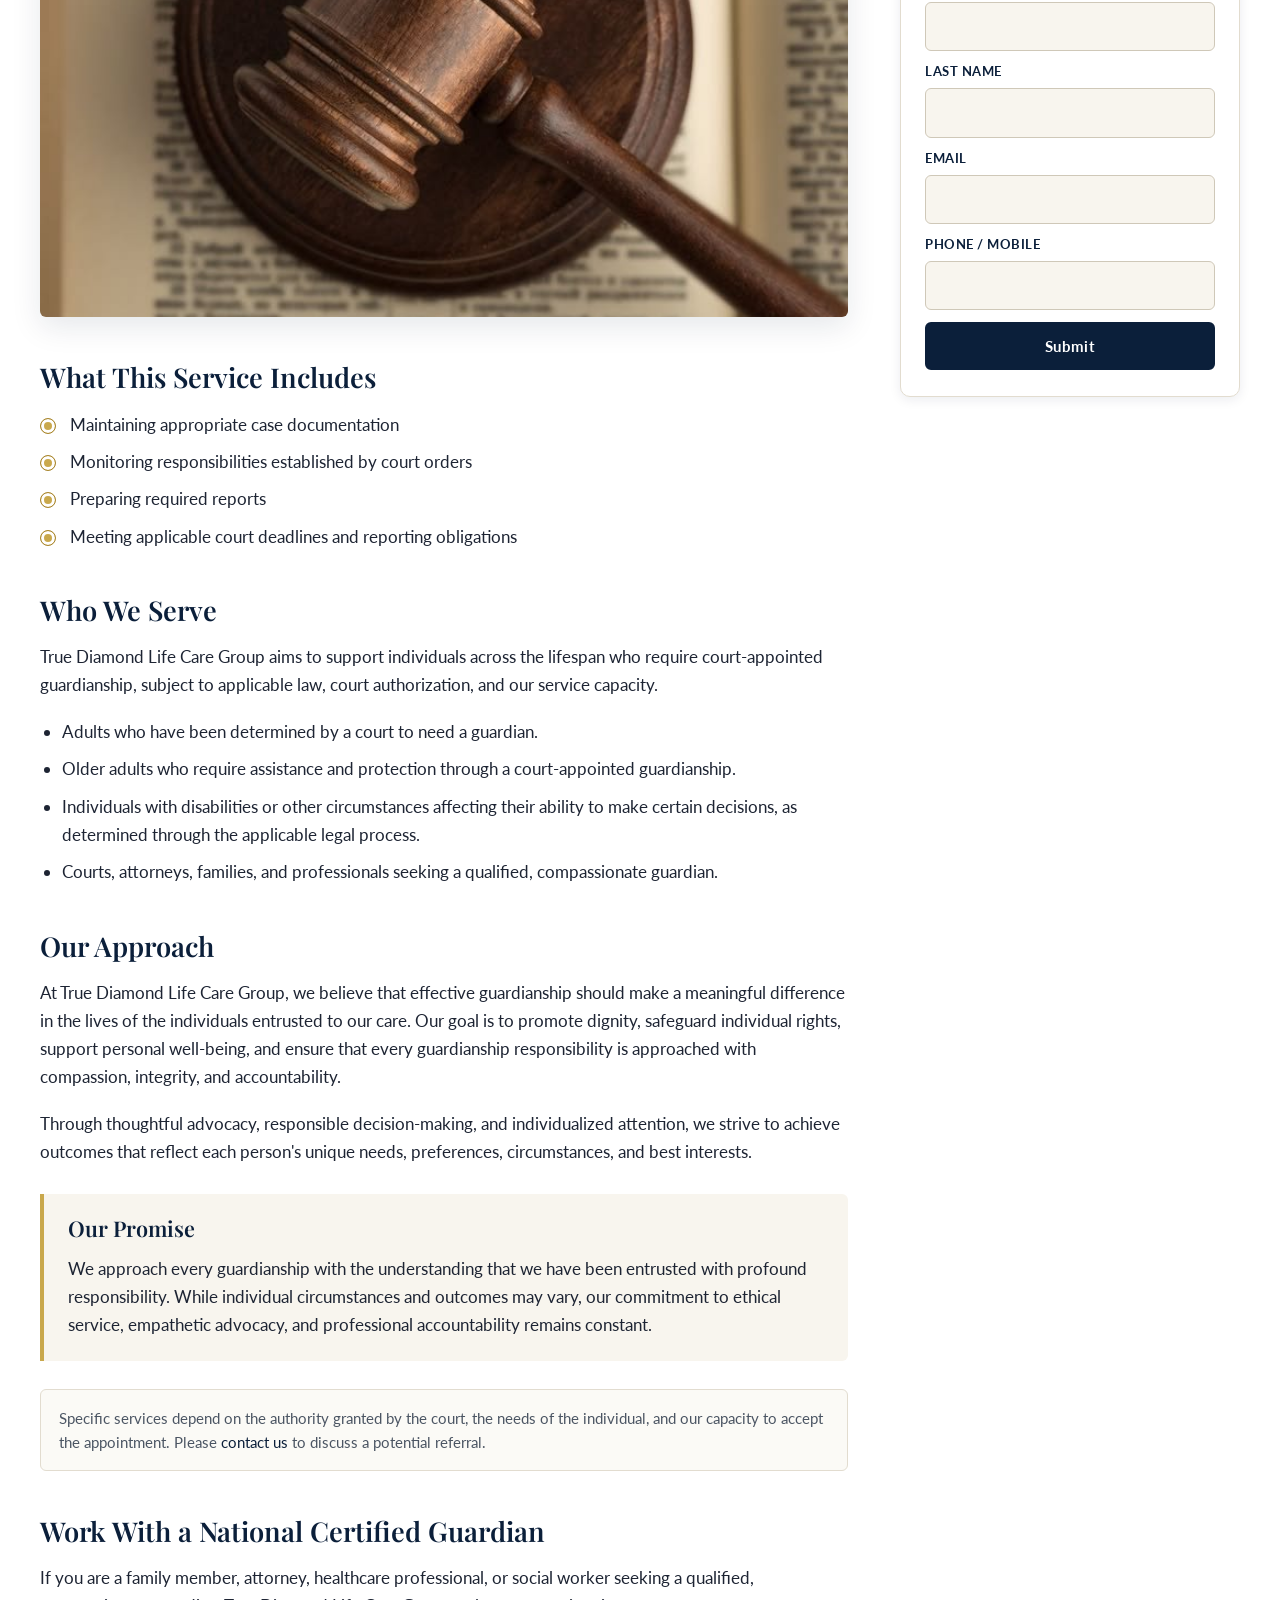
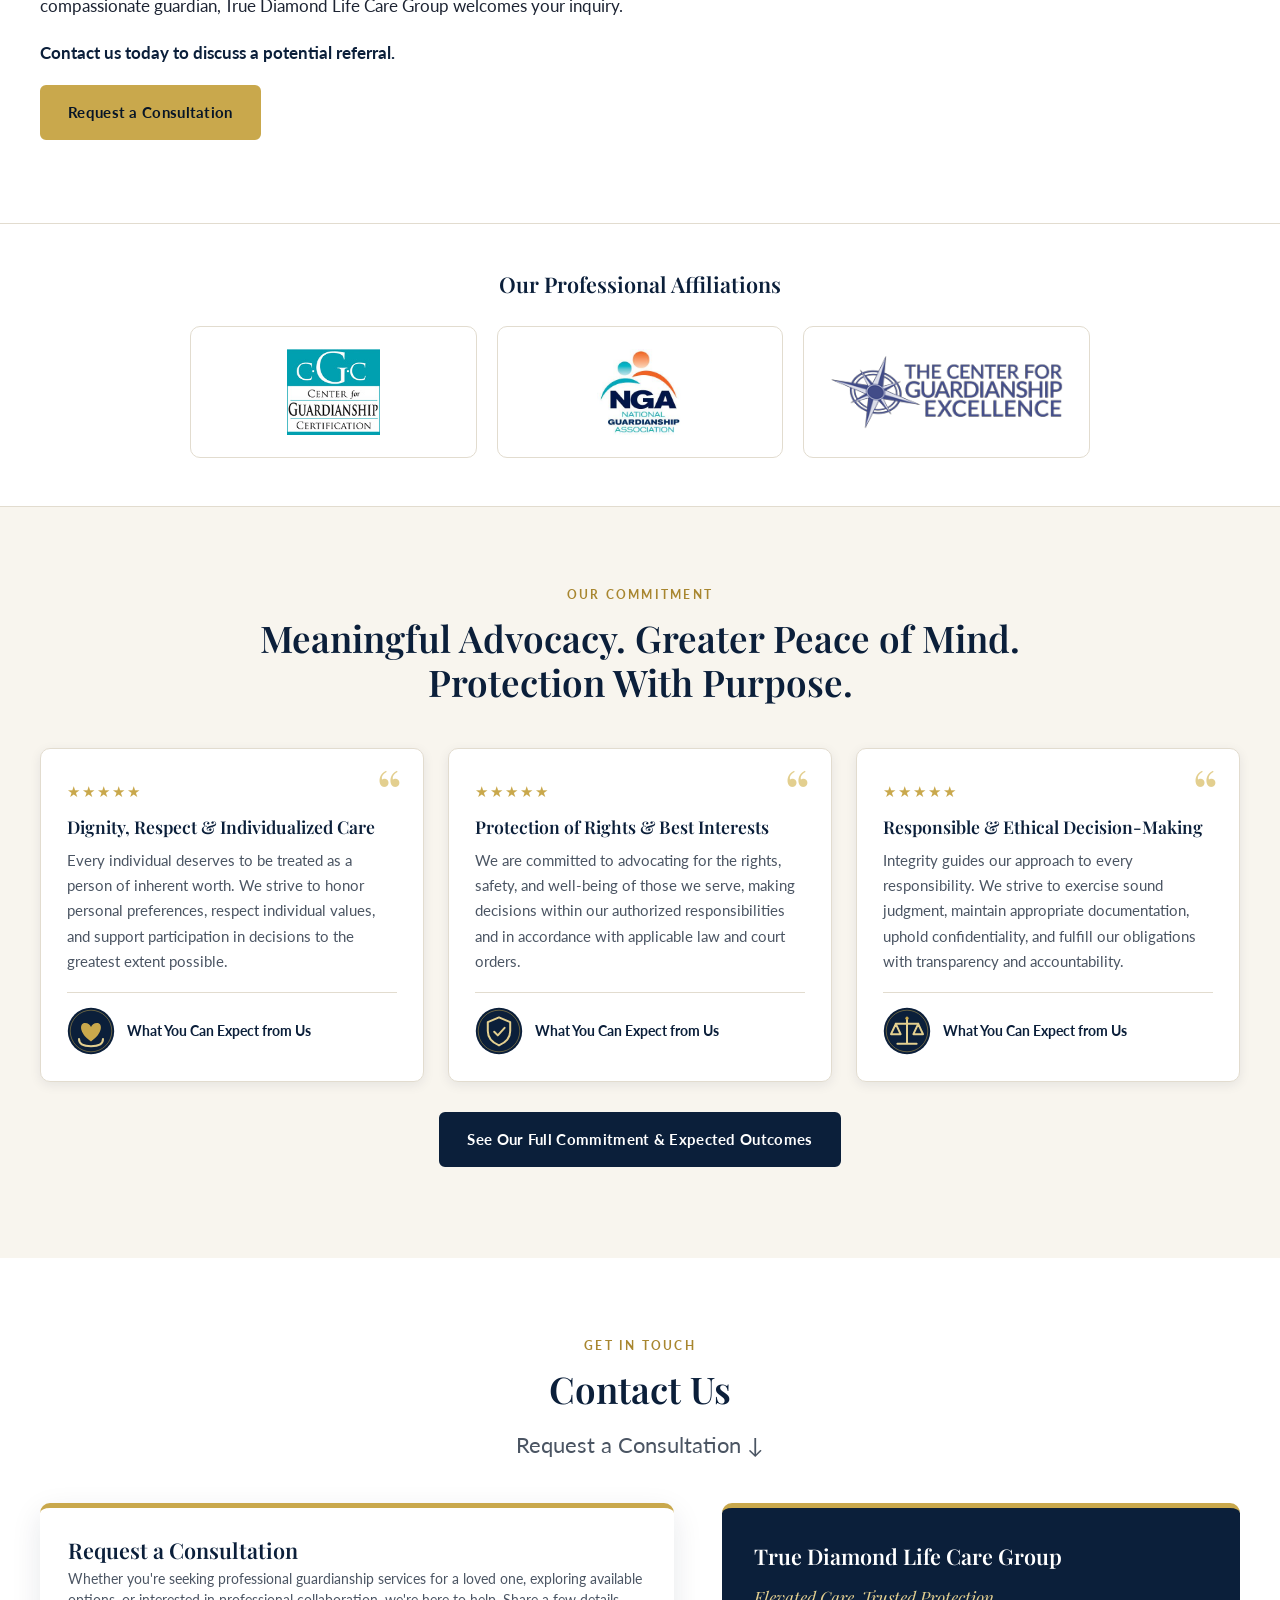
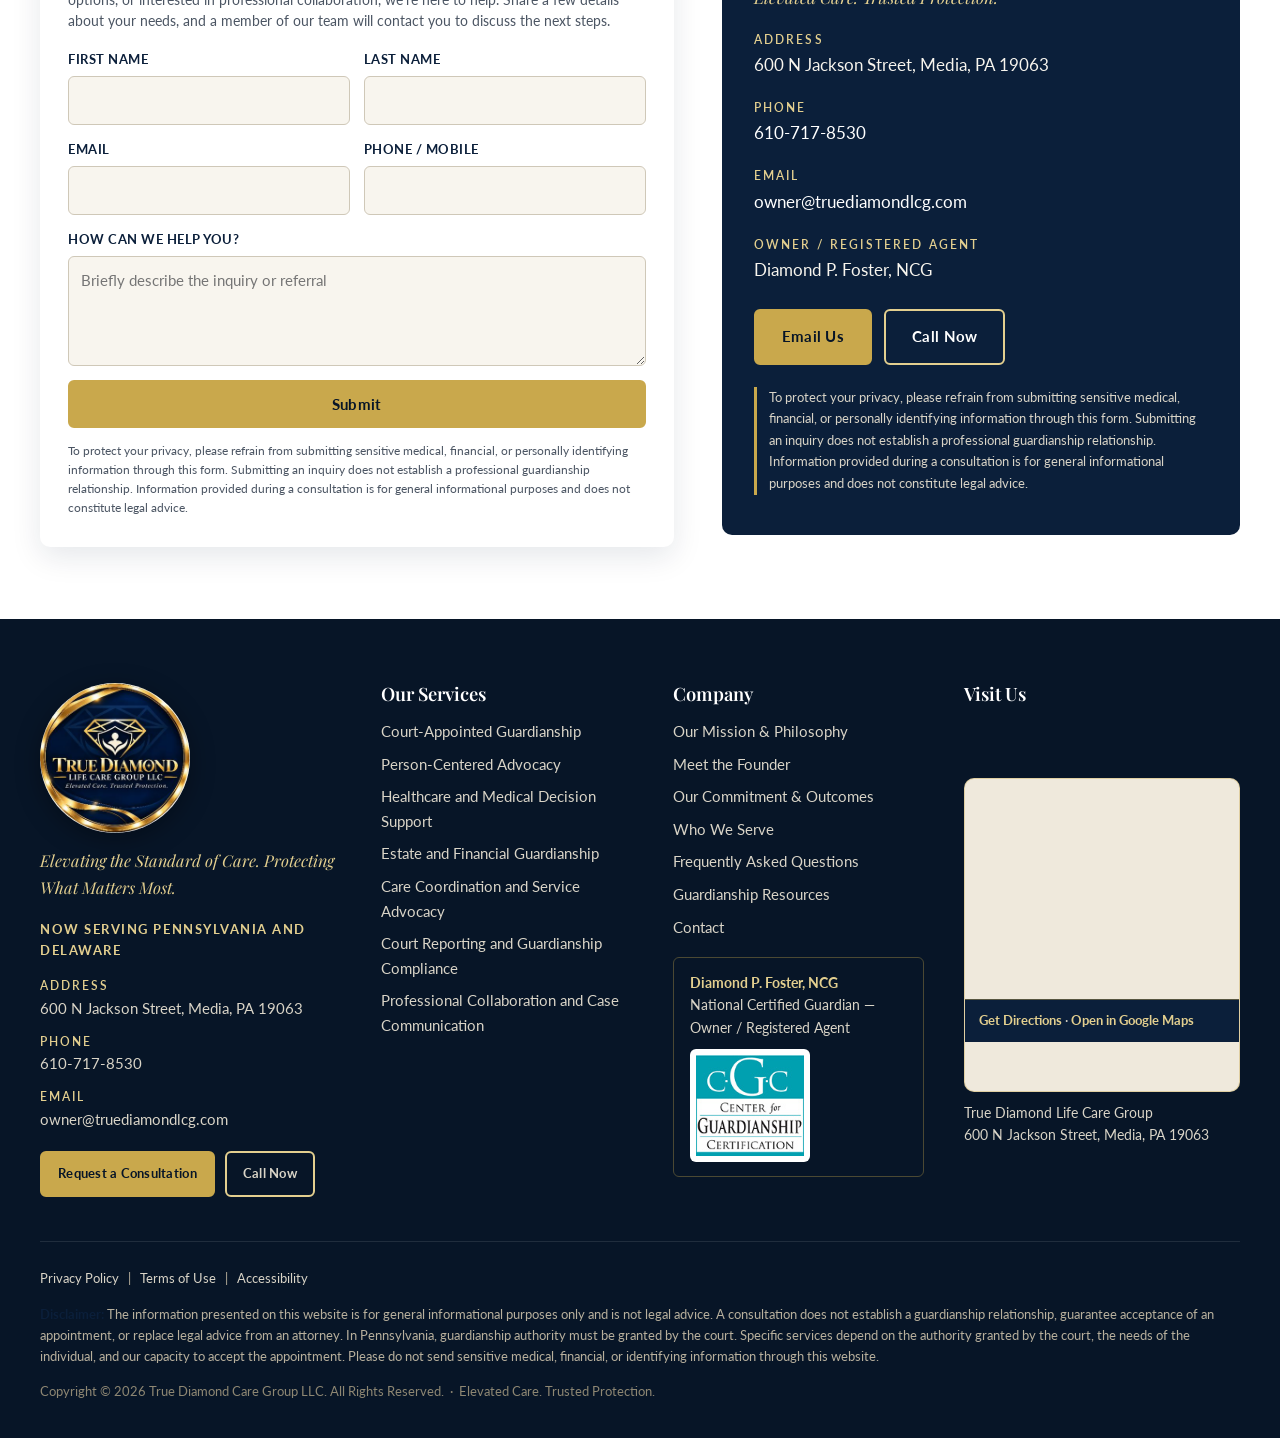
<file: site/service-court-reporting-compliance.html>
<!DOCTYPE html>
<html lang="en">
<head>
<meta charset="utf-8">
<meta name="viewport" content="width=device-width, initial-scale=1, viewport-fit=cover">
<meta name="theme-color" content="#0b1f3a">
<title>Court Reporting and Guardianship Compliance | True Diamond Life Care Group</title>
<meta name="description" content="Maintaining appropriate case documentation, preparing required reports, and meeting applicable court deadlines and reporting obligations.">
<link rel="icon" type="image/png" href="assets/images/favicon.png">
<link rel="apple-touch-icon" href="assets/images/apple-touch-icon.png">
<link rel="preconnect" href="https://fonts.googleapis.com">
<link rel="preconnect" href="https://fonts.gstatic.com" crossorigin>
<link href="https://fonts.googleapis.com/css2?family=Lato:ital,wght@0,400;0,700;1,400&family=Playfair+Display:ital,wght@0,400;0,600;0,700;1,400&display=swap" rel="stylesheet">
<link rel="stylesheet" href="assets/style.css?v=55abed75">
</head>
<body>

<div class="topbar">
  <div class="container">
    <span class="tagline">Professional Guardianship &amp; Advocacy Services</span>
    <ul>
      <li><svg viewBox="0 0 24 24"><path d="M6.6 10.8a15.1 15.1 0 0 0 6.6 6.6l2.2-2.2a1 1 0 0 1 1-.25 11.4 11.4 0 0 0 3.6.57 1 1 0 0 1 1 1V20a1 1 0 0 1-1 1A17 17 0 0 1 3 4a1 1 0 0 1 1-1h3.5a1 1 0 0 1 1 1 11.4 11.4 0 0 0 .57 3.6 1 1 0 0 1-.25 1z"/></svg><a href="tel:+16107178530">610-717-8530</a></li>
      <li><svg viewBox="0 0 24 24"><path d="M20 4H4a2 2 0 0 0-2 2v12a2 2 0 0 0 2 2h16a2 2 0 0 0 2-2V6a2 2 0 0 0-2-2zm0 4-8 5-8-5V6l8 5 8-5z"/></svg><a href="mailto:owner@truediamondlcg.com">owner@truediamondlcg.com</a></li>
      <li><svg viewBox="0 0 24 24"><path d="M12 2a7 7 0 0 0-7 7c0 5.25 7 13 7 13s7-7.75 7-13a7 7 0 0 0-7-7zm0 9.5A2.5 2.5 0 1 1 12 6.5a2.5 2.5 0 0 1 0 5z"/></svg><span>600 N Jackson Street, Media, PA 19063</span></li>
    </ul>
  </div>
</div>
<header class="site-header">
  <div class="container">
    <a class="brand" href="index.html" aria-label="True Diamond Life Care Group home">
      <img class="brand-logo" src="assets/images/logo-160.png" srcset="assets/images/logo-160.png 1x, assets/images/logo-320.png 2x" alt="True Diamond Life Care Group logo" width="160" height="160">
      <span class="brand-text">
        <span class="brand-name">True Diamond Life Care Group LLC</span>
        <span class="brand-sub">Elevated Care &amp; Trusted Protection</span>
      </span>
    </a>
    <button class="nav-toggle" aria-label="Open menu" aria-expanded="false"><span></span><span></span><span></span></button>
    <nav class="nav" aria-label="Main">
      <ul>
        <li><a href="index.html">Home</a></li>
        <li class="has-sub"><a href="about.html">About</a>
          <ul class="sub">
            <li><a href="about.html">Our Mission &amp; Philosophy</a></li>
            <li><a href="founder.html">Meet the Founder</a></li>
            <li><a href="commitment.html">Our Commitment &amp; Outcomes</a></li>
          </ul>
        </li>
        <li class="has-sub"><a href="services.html">Services</a>
          <ul class="sub"><li><a href="services.html">All Guardianship Services</a></li><li><a href="service-court-appointed-guardianship.html">Court-Appointed Guardianship</a></li><li><a href="service-person-centered-advocacy.html">Person-Centered Advocacy</a></li><li><a href="service-healthcare-decision-support.html">Healthcare and Medical Decision Support</a></li><li><a href="service-estate-financial-guardianship.html">Estate and Financial Guardianship</a></li><li><a href="service-care-coordination.html">Care Coordination and Service Advocacy</a></li><li><a href="service-court-reporting-compliance.html">Court Reporting and Guardianship Compliance</a></li><li><a href="service-professional-collaboration.html">Professional Collaboration and Case Communication</a></li><li><a href="services.html#who-we-serve">Who We Serve</a></li><li><a href="commitment.html">Our Commitment &amp; Outcomes</a></li></ul>
        </li>
        <li><a href="faq.html">FAQ</a></li>
        <li><a href="resources.html">Resources</a></li>
        <li><a href="contact.html">Contact</a></li>
      </ul>
    </nav>
    <div class="header-cta">
      <a class="btn btn--gold" href="contact.html">Request a Consultation</a>
      <a class="btn btn--outline" href="tel:+16107178530">Call Now</a>
    </div>
  </div>
</header>
<div class="badge-strip"><span class="star">★</span> Elevating the Standard of Care. Protecting What Matters Most. <span class="star">★</span></div>

<main>

<section class="page-title">
  <div class="container">
    <p class="breadcrumb"><a href="index.html">Home</a><span>›</span><a href="services.html">Services</a><span>›</span>Court Reporting and Guardianship Compliance</p>
    <h1>Court Reporting and Guardianship Compliance</h1>
    <p class="meta">Guardianship Services · Media, Pennsylvania</p>
  </div>
</section>
<section class="inner">
  <div class="container">
    <div class="inner-grid">
      <div class="content">
        <h2>Court Reporting and Guardianship Compliance Services We Provide</h2>
        <p class='intro'>Maintaining appropriate case documentation, monitoring responsibilities established by court orders, preparing required reports, and meeting applicable court deadlines and reporting obligations.</p>
        <div class="inline-form">
<div class="form-card">
  <h3>Request a Consultation</h3>
  <p class="form-note">Tell us about the situation and we will follow up to discuss whether our services may be an appropriate fit.</p>
  <form class="js-form" action="https://api.web3forms.com/submit" method="POST">
    <input type="hidden" name="access_key" value="e3c2bf45-0c92-43a9-92f1-59910344c0c0">
    <input type="hidden" name="subject" value="New Consultation Request — True Diamond website">
    <input type="hidden" name="from_name" value="True Diamond Website">
    <input type="checkbox" name="botcheck" class="hidden" style="display:none" tabindex="-1" autocomplete="off">
    <div class="form-grid">
      <div class="field"><label for="s-fn">First Name</label><input id="s-fn" name="first_name" type="text" required></div>
      <div class="field"><label for="s-ln">Last Name</label><input id="s-ln" name="last_name" type="text" required></div>
      <div class="field"><label for="s-em">Email</label><input id="s-em" name="email" type="email" required></div>
      <div class="field"><label for="s-ph">Phone / Mobile</label><input id="s-ph" name="phone" type="tel"></div>
      <div class="field full"><label for="s-msg">How can we help you?</label><textarea id="s-msg" name="message" placeholder="Briefly describe the inquiry or referral"></textarea></div>
    </div>
    <button class="btn btn--gold btn--block" type="submit">Submit</button>
    <div class="form-success">Thank you. Your inquiry has been received and we will be in touch.</div>
    <div class="form-error">Sorry — your message could not be sent. Please email <a href="mailto:owner@truediamondlcg.com">owner@truediamondlcg.com</a> or call <a href="tel:+16107178530">610-717-8530</a>.</div>
  </form>
  <p class="form-disclaimer">To protect your privacy, please refrain from submitting sensitive medical, financial, or personally identifying information through this form. Submitting an inquiry does not establish a professional guardianship relationship. Information provided during a consultation is for general informational purposes and does not constitute legal advice.</p>
</div></div>

        <img class="illus service-photo" src="assets/images/service-court-reporting-compliance.jpg" alt="A wooden gavel resting on an open law book" style="object-position:50% 50%" loading="lazy" decoding="async">

        <h2>What This Service Includes</h2>
        <ul class="check-list"><li>Maintaining appropriate case documentation</li><li>Monitoring responsibilities established by court orders</li><li>Preparing required reports</li><li>Meeting applicable court deadlines and reporting obligations</li></ul>

        <h2>Who We Serve</h2>
        <p>True Diamond Life Care Group aims to support individuals across the lifespan who require court-appointed guardianship, subject to applicable law, court authorization, and our service capacity.</p>
        <ul><li>Adults who have been determined by a court to need a guardian.</li><li>Older adults who require assistance and protection through a court-appointed guardianship.</li><li>Individuals with disabilities or other circumstances affecting their ability to make certain decisions, as determined through the applicable legal process.</li><li>Courts, attorneys, families, and professionals seeking a qualified, compassionate guardian.</li></ul>

        <h2>Our Approach</h2>
        <p>At True Diamond Life Care Group, we believe that effective guardianship should make a meaningful difference in the lives of the individuals entrusted to our care. Our goal is to promote dignity, safeguard individual rights, support personal well-being, and ensure that every guardianship responsibility is approached with compassion, integrity, and accountability.</p>
        <p>Through thoughtful advocacy, responsible decision-making, and individualized attention, we strive to achieve outcomes that reflect each person's unique needs, preferences, circumstances, and best interests.</p>

        <div class="callout">
          <h3 style="margin-top:0">Our Promise</h3>
          <p>We approach every guardianship with the understanding that we have been entrusted with profound responsibility. While individual circumstances and outcomes may vary, our commitment to ethical service, empathetic advocacy, and professional accountability remains constant.</p>
        </div>

        <p class="note">Specific services depend on the authority granted by the court, the needs of the individual, and our capacity to accept the appointment. Please <a href="contact.html">contact us</a> to discuss a potential referral.</p>

        <h2>Work With a National Certified Guardian</h2>
        <p>If you are a family member, attorney, healthcare professional, or social worker seeking a qualified, compassionate guardian, True Diamond Life Care Group welcomes your inquiry.</p>
        <p><strong>Contact us today to discuss a potential referral.</strong></p>
        <p><a class="btn btn--gold" href="contact.html">Request a Consultation</a></p>
      </div>
      
<aside class="sidebar">
  <div class="side-card side-card--navy">
    <img class="founder-img " src="assets/images/founder.jpg" srcset="assets/images/founder-800.jpg 800w, assets/images/founder.jpg 1374w" sizes="(max-width: 980px) 100vw, 40vw" alt="Diamond Foster, Founder of True Diamond Life Care Group" width="1374" height="1145" loading="lazy" decoding="async">
    <h3>Diamond P. Foster, NCG</h3>
    <small>Founder | National Certified Guardian</small>
    <div class="call">610-717-8530</div>
    <small>Call Now</small>
    <a class="btn btn--gold btn--block" href="contact.html">Request a Consultation</a>
  </div>
  <div class="side-card">
    <h3>Our Guardianship Services</h3>
    <ul class="side-nav"><li><a href="service-court-appointed-guardianship.html">Court-Appointed Guardianship</a></li><li><a href="service-person-centered-advocacy.html">Person-Centered Advocacy</a></li><li><a href="service-healthcare-decision-support.html">Healthcare and Medical Decision Support</a></li><li><a href="service-estate-financial-guardianship.html">Estate and Financial Guardianship</a></li><li><a href="service-care-coordination.html">Care Coordination and Service Advocacy</a></li><li class="active"><a href="service-court-reporting-compliance.html">Court Reporting and Guardianship Compliance</a></li><li><a href="service-professional-collaboration.html">Professional Collaboration and Case Communication</a></li></ul>
  </div>
  <div class="side-card side-card--newsletter">
    <h3>Stay in Touch</h3>
    <form class="js-form" action="https://api.web3forms.com/submit" method="POST">
    <input type="hidden" name="access_key" value="e3c2bf45-0c92-43a9-92f1-59910344c0c0">
    <input type="hidden" name="subject" value="Stay in Touch signup — True Diamond website">
    <input type="hidden" name="from_name" value="True Diamond Website">
    <input type="checkbox" name="botcheck" class="hidden" style="display:none" tabindex="-1" autocomplete="off">
      <div class="form-grid">
        <div class="field"><label for="sb-fn">First Name</label><input id="sb-fn" type="text" name="first_name" required></div>
        <div class="field"><label for="sb-ln">Last Name</label><input id="sb-ln" type="text" name="last_name"></div>
        <div class="field"><label for="sb-em">Email</label><input id="sb-em" type="email" name="email" required></div>
        <div class="field"><label for="sb-ph">Phone / Mobile</label><input id="sb-ph" type="tel" name="phone"></div>
      </div>
      <button class="btn btn--navy btn--block" type="submit" style="margin-top:12px">Submit</button>
      <div class="form-success">Thank you — we will be in touch.</div>
      <div class="form-error">Sorry — that didn't go through. Please email <a href="mailto:owner@truediamondlcg.com">owner@truediamondlcg.com</a>.</div>
    </form>
  </div>
</aside>
    </div>
  </div>
</section>

<section class="logo-strip">
  <div class="container">
    <h2>Our Professional Affiliations</h2>
    <div class="logo-row logo-row--3">
      <div class="affil"><img src="assets/images/affil-cgc.png" alt="Center for Guardianship Certification" loading="lazy" decoding="async"></div><div class="affil"><img src="assets/images/affil-nga.png" alt="National Guardianship Association" loading="lazy" decoding="async"></div><div class="affil"><img src="assets/images/affil-cge.png" alt="The Center for Guardianship Excellence" loading="lazy" decoding="async"></div>
    </div>
  </div>
</section>
<section class="section section--ivory">
  <div class="container">
    <div class="section-head">
      <span class="eyebrow">Our Commitment</span>
      <h2>Meaningful Advocacy. Greater Peace of Mind. Protection With Purpose.</h2>
    </div>
    <div class="testi-grid">
<article class="testi">
  <div class="stars">★★★★★</div>
  <h3>Dignity, Respect &amp; Individualized Care</h3>
  <p>Every individual deserves to be treated as a person of inherent worth. We strive to honor personal preferences, respect individual values, and support participation in decisions to the greatest extent possible.</p>
  <div class="who"><img class="illus illus--avatar" src="assets/images/illus/value-dignity.svg" alt="Dignity, Respect &amp;amp; Individualized Care" loading="lazy" decoding="async"><span>What You Can Expect from Us</span></div>
</article>
<article class="testi">
  <div class="stars">★★★★★</div>
  <h3>Protection of Rights &amp; Best Interests</h3>
  <p>We are committed to advocating for the rights, safety, and well-being of those we serve, making decisions within our authorized responsibilities and in accordance with applicable law and court orders.</p>
  <div class="who"><img class="illus illus--avatar" src="assets/images/illus/value-rights.svg" alt="Protection of Rights &amp;amp; Best Interests" loading="lazy" decoding="async"><span>What You Can Expect from Us</span></div>
</article>
<article class="testi">
  <div class="stars">★★★★★</div>
  <h3>Responsible &amp; Ethical Decision-Making</h3>
  <p>Integrity guides our approach to every responsibility. We strive to exercise sound judgment, maintain appropriate documentation, uphold confidentiality, and fulfill our obligations with transparency and accountability.</p>
  <div class="who"><img class="illus illus--avatar" src="assets/images/illus/value-ethics.svg" alt="Responsible &amp;amp; Ethical Decision-Making" loading="lazy" decoding="async"><span>What You Can Expect from Us</span></div>
</article></div>
    <p style="text-align:center;margin-top:30px"><a class="btn btn--navy" href="commitment.html">See Our Full Commitment &amp; Expected Outcomes</a></p>
  </div>
</section>
<section class="section" id="contact">
  <div class="container">
    <div class="section-head">
      <span class="eyebrow">Get in touch</span>
      <h2>Contact Us</h2>
      <h3 style="font-family:var(--font-body);font-weight:400;color:var(--ink-soft)">Request a Consultation ↓</h3>
    </div>
    <div class="contact-grid">
      
<div class="form-card">
  <h3>Request a Consultation</h3>
  <p class="form-note">Whether you're seeking professional guardianship services for a loved one, exploring available options, or interested in professional collaboration, we're here to help. Share a few details about your needs, and a member of our team will contact you to discuss the next steps.</p>
  <form class="js-form" action="https://api.web3forms.com/submit" method="POST">
    <input type="hidden" name="access_key" value="e3c2bf45-0c92-43a9-92f1-59910344c0c0">
    <input type="hidden" name="subject" value="New Consultation Request — True Diamond website">
    <input type="hidden" name="from_name" value="True Diamond Website">
    <input type="checkbox" name="botcheck" class="hidden" style="display:none" tabindex="-1" autocomplete="off">
    <div class="form-grid">
      <div class="field"><label for="c-fn">First Name</label><input id="c-fn" name="first_name" type="text" required></div>
      <div class="field"><label for="c-ln">Last Name</label><input id="c-ln" name="last_name" type="text" required></div>
      <div class="field"><label for="c-em">Email</label><input id="c-em" name="email" type="email" required></div>
      <div class="field"><label for="c-ph">Phone / Mobile</label><input id="c-ph" name="phone" type="tel"></div>
      <div class="field full"><label for="c-msg">How can we help you?</label><textarea id="c-msg" name="message" placeholder="Briefly describe the inquiry or referral"></textarea></div>
    </div>
    <button class="btn btn--gold btn--block" type="submit">Submit</button>
    <div class="form-success">Thank you. Your inquiry has been received and we will be in touch.</div>
    <div class="form-error">Sorry — your message could not be sent. Please email <a href="mailto:owner@truediamondlcg.com">owner@truediamondlcg.com</a> or call <a href="tel:+16107178530">610-717-8530</a>.</div>
  </form>
  <p class="form-disclaimer">To protect your privacy, please refrain from submitting sensitive medical, financial, or personally identifying information through this form. Submitting an inquiry does not establish a professional guardianship relationship. Information provided during a consultation is for general informational purposes and does not constitute legal advice.</p>
</div>
      <div class="contact-info">
        <h3>True Diamond Life Care Group</h3>
        <p style="color:var(--gold-soft);font-family:var(--font-head);font-style:italic">Elevated Care. Trusted Protection.</p>
        <h4>Address</h4>
        <p>600 N Jackson Street, Media, PA 19063</p>
        <h4>Phone</h4>
        <p><a href="tel:+16107178530">610-717-8530</a></p>
        <h4>Email</h4>
        <p><a href="mailto:owner@truediamondlcg.com">owner@truediamondlcg.com</a></p>
        <h4>Owner / Registered Agent</h4>
        <p>Diamond P. Foster, NCG</p>
        <a class="btn btn--gold" href="mailto:owner@truediamondlcg.com">Email Us</a>
        <a class="btn btn--outline-light" href="tel:+16107178530">Call Now</a>
        <p class="privacy-note">To protect your privacy, please refrain from submitting sensitive medical, financial, or personally identifying information through this form. Submitting an inquiry does not establish a professional guardianship relationship. Information provided during a consultation is for general informational purposes and does not constitute legal advice.</p>
      </div>
    </div>
  </div>
</section>

</main>

<footer class="site-footer">
  <div class="container">
    <div class="footer-main">
      <div class="footer-brand">
        <a class="brand brand--footer" href="index.html"><img class="brand-logo brand-logo--lg" src="assets/images/logo-320.png" alt="True Diamond Life Care Group logo" width="320" height="320" loading="lazy"></a>
        <p class="tag">Elevating the Standard of Care. Protecting What Matters Most.</p>
        <p class="serving-footer">Now Serving Pennsylvania and Delaware</p>
        <h5>Address</h5><p>600 N Jackson Street, Media, PA 19063</p>
        <h5>Phone</h5><p><a href="tel:+16107178530">610-717-8530</a></p>
        <h5>Email</h5><p><a href="mailto:owner@truediamondlcg.com">owner@truediamondlcg.com</a></p>
        <div style="margin-top:16px">
          <a class="btn btn--gold" href="contact.html">Request a Consultation</a>
          <a class="btn btn--outline-light" href="tel:+16107178530">Call Now</a>
        </div>
      </div>
      <div>
        <h4>Our Services</h4>
        <ul><li><a href="service-court-appointed-guardianship.html">Court-Appointed Guardianship</a></li><li><a href="service-person-centered-advocacy.html">Person-Centered Advocacy</a></li><li><a href="service-healthcare-decision-support.html">Healthcare and Medical Decision Support</a></li><li><a href="service-estate-financial-guardianship.html">Estate and Financial Guardianship</a></li><li><a href="service-care-coordination.html">Care Coordination and Service Advocacy</a></li><li><a href="service-court-reporting-compliance.html">Court Reporting and Guardianship Compliance</a></li><li><a href="service-professional-collaboration.html">Professional Collaboration and Case Communication</a></li></ul>
      </div>
      <div>
        <h4>Company</h4>
        <ul>
          <li><a href="about.html">Our Mission &amp; Philosophy</a></li>
          <li><a href="founder.html">Meet the Founder</a></li>
          <li><a href="commitment.html">Our Commitment &amp; Outcomes</a></li>
          <li><a href="services.html#who-we-serve">Who We Serve</a></li>
          <li><a href="faq.html">Frequently Asked Questions</a></li>
          <li><a href="resources.html">Guardianship Resources</a></li>
          <li><a href="contact.html">Contact</a></li>
        </ul>
        <div class="footer-cred">
          <strong>Diamond P. Foster, NCG</strong>
          National Certified Guardian — Owner / Registered Agent
          <div style="margin-top:10px"><img class="cert-badge" src="assets/images/affil-cgc.png" alt="Center for Guardianship Certification"></div>
        </div>
      </div>
      <div class="footer-map">
        <h4>Visit Us</h4>
        <div class="gmap gmap--footer">
  <iframe src="https://maps.google.com/maps?q=600+N+Jackson+Street,+Media,+PA+19063&z=15&output=embed" width="100%" height="220" style="border:0" loading="lazy" allowfullscreen referrerpolicy="no-referrer-when-downgrade" title="Map of 600 N Jackson Street, Media, PA 19063"></iframe>
  <div class="gmap-links"><a href="https://www.google.com/maps/dir/?api=1&destination=600+N+Jackson+Street,+Media,+PA+19063" target="_blank" rel="noopener">Get Directions</a> · <a href="https://www.google.com/maps/search/?api=1&query=600+N+Jackson+Street,+Media,+PA+19063" target="_blank" rel="noopener">Open in Google Maps</a></div>
</div>
        <p class="addr">True Diamond Life Care Group<br>600 N Jackson Street, Media, PA 19063</p>
      </div>
    </div>
    <div class="footer-legal">
      <p class="policy"><a href="#">Privacy Policy</a> | <a href="#">Terms of Use</a> | <a href="#">Accessibility</a></p>
      <p class="disclaimer"><strong>Disclaimer:</strong> The information presented on this website is for general informational purposes only and is not legal advice. A consultation does not establish a guardianship relationship, guarantee acceptance of an appointment, or replace legal advice from an attorney. In Pennsylvania, guardianship authority must be granted by the court. Specific services depend on the authority granted by the court, the needs of the individual, and our capacity to accept the appointment. Please do not send sensitive medical, financial, or identifying information through this website.</p>
      <p class="copy">Copyright © <span data-year>2026</span> True Diamond Care Group LLC. All Rights Reserved. &nbsp;·&nbsp; Elevated Care. Trusted Protection.</p>
    </div>
  </div>
</footer>
<a class="float-cta" href="contact.html">Request a Consultation</a>
<div class="mobile-bar" role="navigation" aria-label="Quick actions">
  <a class="btn btn--outline" href="tel:+16107178530">Call Now</a>
  <a class="btn btn--gold" href="contact.html">Request a Consultation</a>
</div>

<script src="assets/main.js?v=4a3849b5"></script>
</body>
</html>
</file>
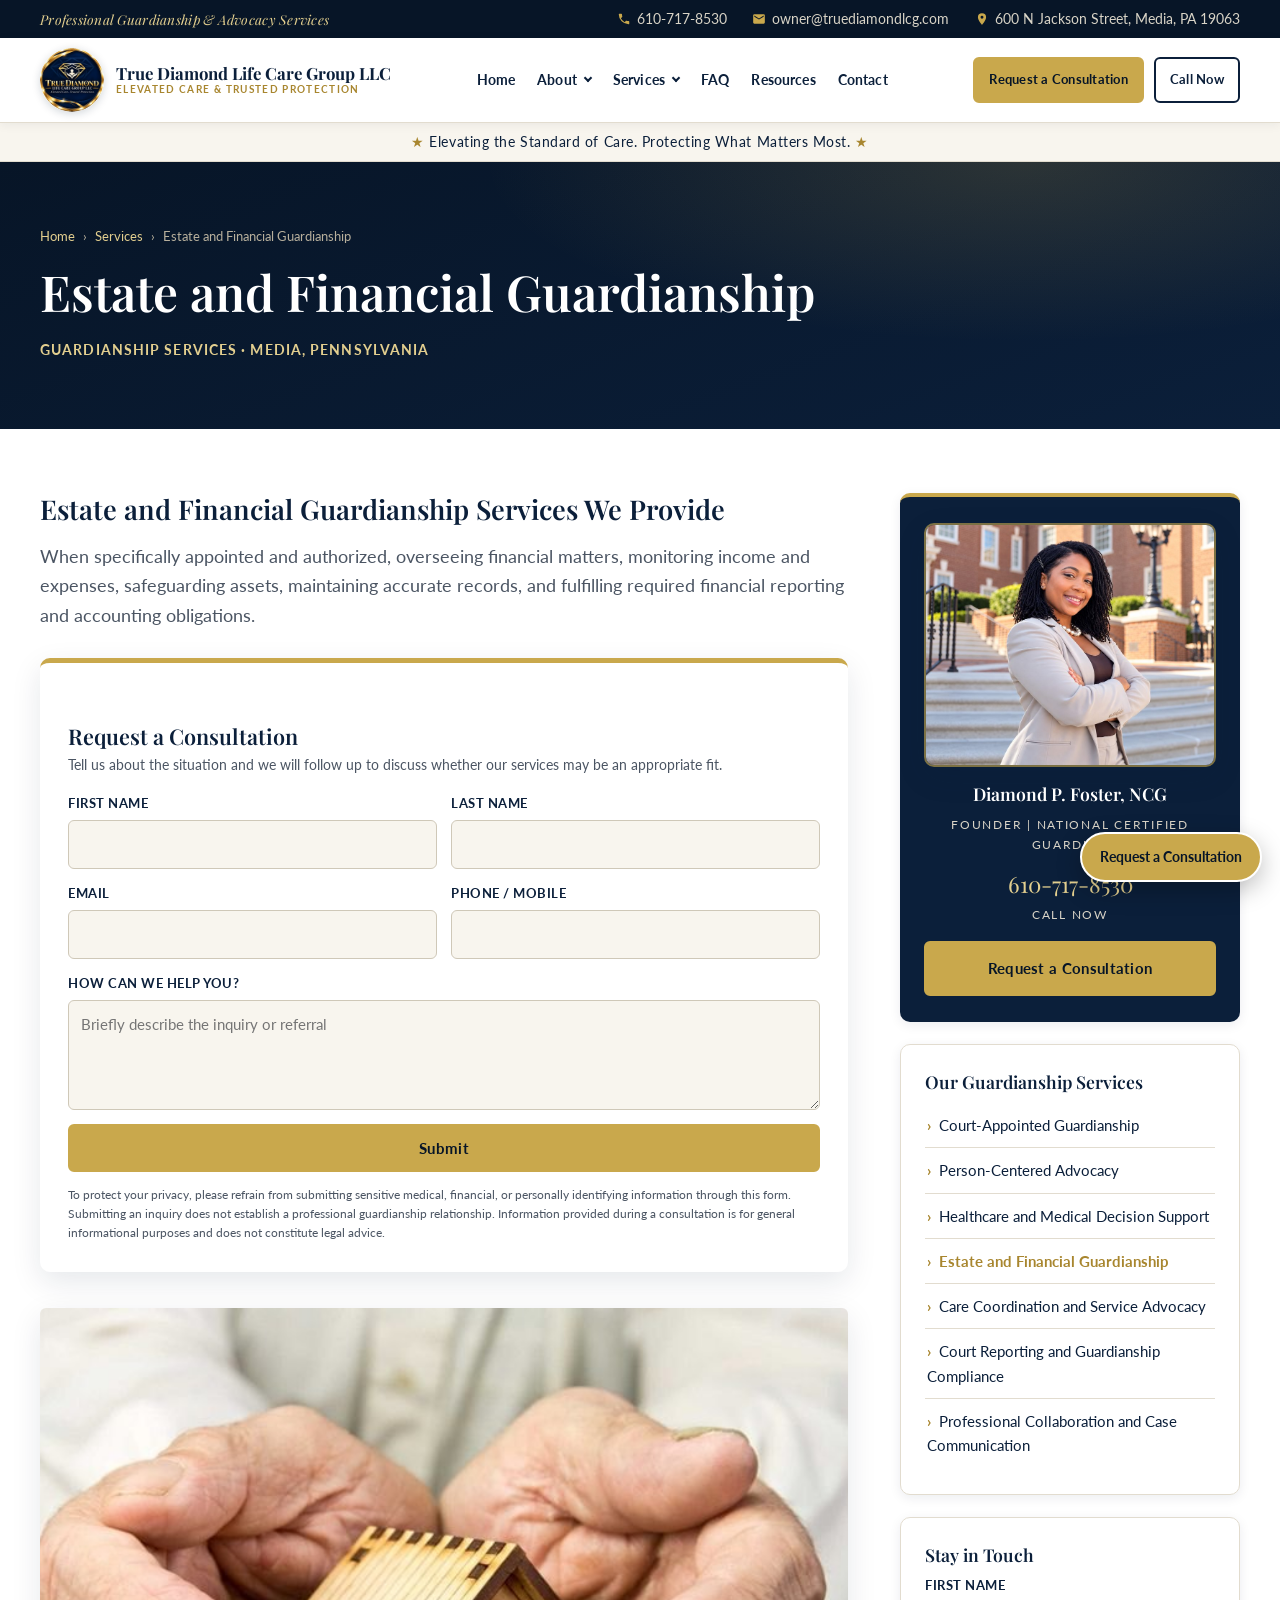
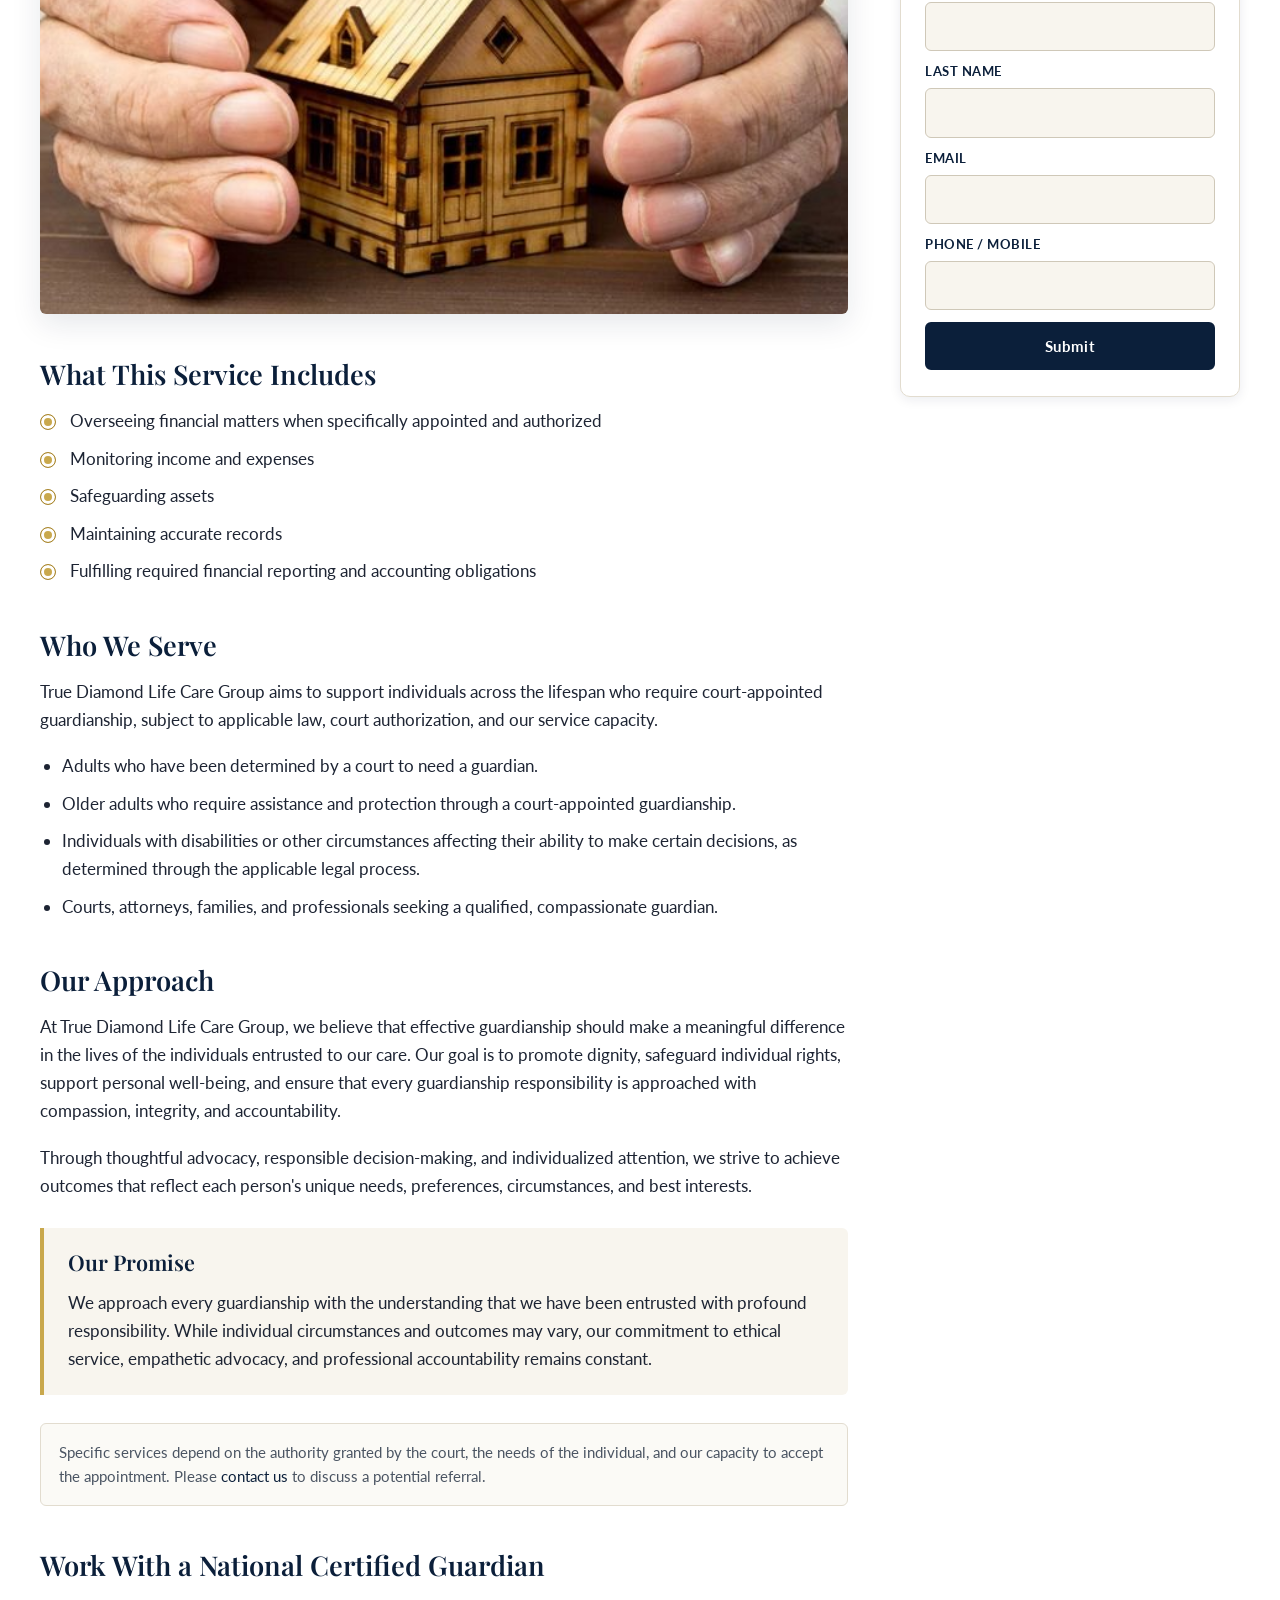
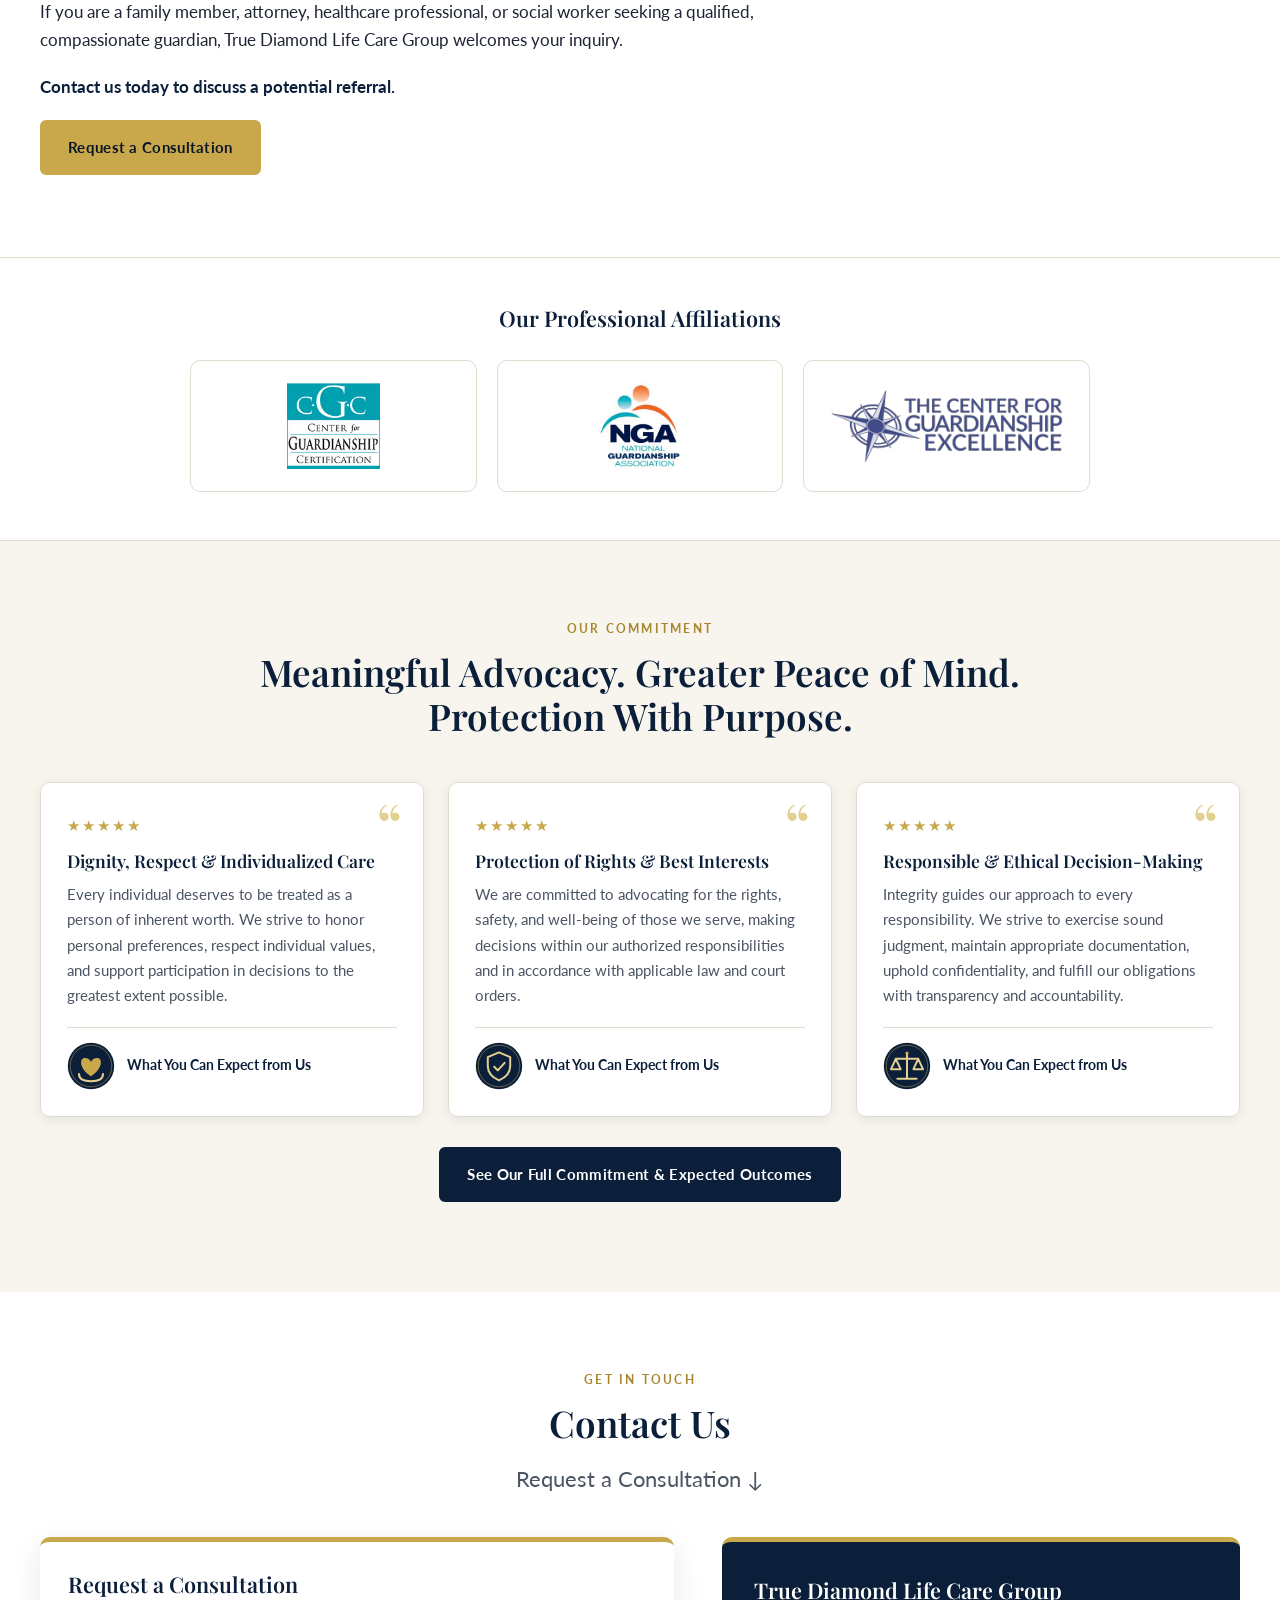
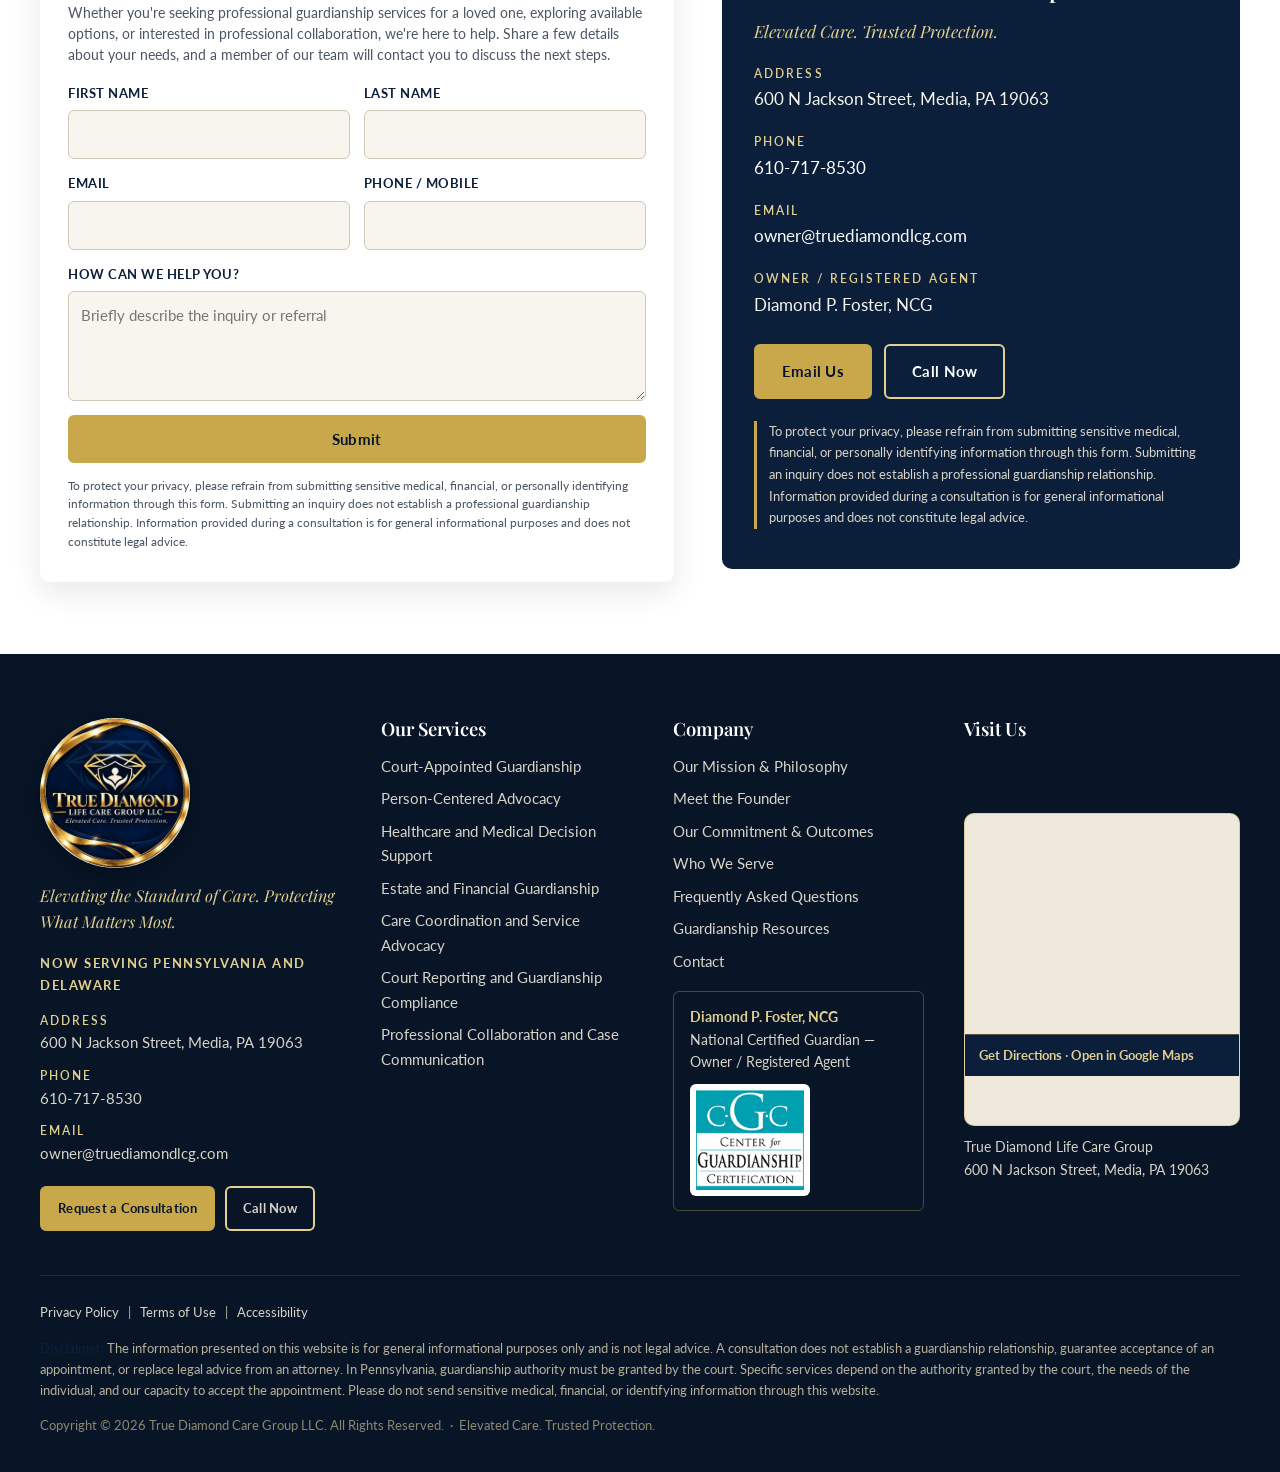
<file: site/service-estate-financial-guardianship.html>
<!DOCTYPE html>
<html lang="en">
<head>
<meta charset="utf-8">
<meta name="viewport" content="width=device-width, initial-scale=1, viewport-fit=cover">
<meta name="theme-color" content="#0b1f3a">
<title>Estate and Financial Guardianship | True Diamond Life Care Group</title>
<meta name="description" content="When specifically appointed and authorized, overseeing financial matters, safeguarding assets, and fulfilling required financial reporting obligations.">
<link rel="icon" type="image/png" href="assets/images/favicon.png">
<link rel="apple-touch-icon" href="assets/images/apple-touch-icon.png">
<link rel="preconnect" href="https://fonts.googleapis.com">
<link rel="preconnect" href="https://fonts.gstatic.com" crossorigin>
<link href="https://fonts.googleapis.com/css2?family=Lato:ital,wght@0,400;0,700;1,400&family=Playfair+Display:ital,wght@0,400;0,600;0,700;1,400&display=swap" rel="stylesheet">
<link rel="stylesheet" href="assets/style.css?v=55abed75">
</head>
<body>

<div class="topbar">
  <div class="container">
    <span class="tagline">Professional Guardianship &amp; Advocacy Services</span>
    <ul>
      <li><svg viewBox="0 0 24 24"><path d="M6.6 10.8a15.1 15.1 0 0 0 6.6 6.6l2.2-2.2a1 1 0 0 1 1-.25 11.4 11.4 0 0 0 3.6.57 1 1 0 0 1 1 1V20a1 1 0 0 1-1 1A17 17 0 0 1 3 4a1 1 0 0 1 1-1h3.5a1 1 0 0 1 1 1 11.4 11.4 0 0 0 .57 3.6 1 1 0 0 1-.25 1z"/></svg><a href="tel:+16107178530">610-717-8530</a></li>
      <li><svg viewBox="0 0 24 24"><path d="M20 4H4a2 2 0 0 0-2 2v12a2 2 0 0 0 2 2h16a2 2 0 0 0 2-2V6a2 2 0 0 0-2-2zm0 4-8 5-8-5V6l8 5 8-5z"/></svg><a href="mailto:owner@truediamondlcg.com">owner@truediamondlcg.com</a></li>
      <li><svg viewBox="0 0 24 24"><path d="M12 2a7 7 0 0 0-7 7c0 5.25 7 13 7 13s7-7.75 7-13a7 7 0 0 0-7-7zm0 9.5A2.5 2.5 0 1 1 12 6.5a2.5 2.5 0 0 1 0 5z"/></svg><span>600 N Jackson Street, Media, PA 19063</span></li>
    </ul>
  </div>
</div>
<header class="site-header">
  <div class="container">
    <a class="brand" href="index.html" aria-label="True Diamond Life Care Group home">
      <img class="brand-logo" src="assets/images/logo-160.png" srcset="assets/images/logo-160.png 1x, assets/images/logo-320.png 2x" alt="True Diamond Life Care Group logo" width="160" height="160">
      <span class="brand-text">
        <span class="brand-name">True Diamond Life Care Group LLC</span>
        <span class="brand-sub">Elevated Care &amp; Trusted Protection</span>
      </span>
    </a>
    <button class="nav-toggle" aria-label="Open menu" aria-expanded="false"><span></span><span></span><span></span></button>
    <nav class="nav" aria-label="Main">
      <ul>
        <li><a href="index.html">Home</a></li>
        <li class="has-sub"><a href="about.html">About</a>
          <ul class="sub">
            <li><a href="about.html">Our Mission &amp; Philosophy</a></li>
            <li><a href="founder.html">Meet the Founder</a></li>
            <li><a href="commitment.html">Our Commitment &amp; Outcomes</a></li>
          </ul>
        </li>
        <li class="has-sub"><a href="services.html">Services</a>
          <ul class="sub"><li><a href="services.html">All Guardianship Services</a></li><li><a href="service-court-appointed-guardianship.html">Court-Appointed Guardianship</a></li><li><a href="service-person-centered-advocacy.html">Person-Centered Advocacy</a></li><li><a href="service-healthcare-decision-support.html">Healthcare and Medical Decision Support</a></li><li><a href="service-estate-financial-guardianship.html">Estate and Financial Guardianship</a></li><li><a href="service-care-coordination.html">Care Coordination and Service Advocacy</a></li><li><a href="service-court-reporting-compliance.html">Court Reporting and Guardianship Compliance</a></li><li><a href="service-professional-collaboration.html">Professional Collaboration and Case Communication</a></li><li><a href="services.html#who-we-serve">Who We Serve</a></li><li><a href="commitment.html">Our Commitment &amp; Outcomes</a></li></ul>
        </li>
        <li><a href="faq.html">FAQ</a></li>
        <li><a href="resources.html">Resources</a></li>
        <li><a href="contact.html">Contact</a></li>
      </ul>
    </nav>
    <div class="header-cta">
      <a class="btn btn--gold" href="contact.html">Request a Consultation</a>
      <a class="btn btn--outline" href="tel:+16107178530">Call Now</a>
    </div>
  </div>
</header>
<div class="badge-strip"><span class="star">★</span> Elevating the Standard of Care. Protecting What Matters Most. <span class="star">★</span></div>

<main>

<section class="page-title">
  <div class="container">
    <p class="breadcrumb"><a href="index.html">Home</a><span>›</span><a href="services.html">Services</a><span>›</span>Estate and Financial Guardianship</p>
    <h1>Estate and Financial Guardianship</h1>
    <p class="meta">Guardianship Services · Media, Pennsylvania</p>
  </div>
</section>
<section class="inner">
  <div class="container">
    <div class="inner-grid">
      <div class="content">
        <h2>Estate and Financial Guardianship Services We Provide</h2>
        <p class='intro'>When specifically appointed and authorized, overseeing financial matters, monitoring income and expenses, safeguarding assets, maintaining accurate records, and fulfilling required financial reporting and accounting obligations.</p>
        <div class="inline-form">
<div class="form-card">
  <h3>Request a Consultation</h3>
  <p class="form-note">Tell us about the situation and we will follow up to discuss whether our services may be an appropriate fit.</p>
  <form class="js-form" action="https://api.web3forms.com/submit" method="POST">
    <input type="hidden" name="access_key" value="e3c2bf45-0c92-43a9-92f1-59910344c0c0">
    <input type="hidden" name="subject" value="New Consultation Request — True Diamond website">
    <input type="hidden" name="from_name" value="True Diamond Website">
    <input type="checkbox" name="botcheck" class="hidden" style="display:none" tabindex="-1" autocomplete="off">
    <div class="form-grid">
      <div class="field"><label for="s-fn">First Name</label><input id="s-fn" name="first_name" type="text" required></div>
      <div class="field"><label for="s-ln">Last Name</label><input id="s-ln" name="last_name" type="text" required></div>
      <div class="field"><label for="s-em">Email</label><input id="s-em" name="email" type="email" required></div>
      <div class="field"><label for="s-ph">Phone / Mobile</label><input id="s-ph" name="phone" type="tel"></div>
      <div class="field full"><label for="s-msg">How can we help you?</label><textarea id="s-msg" name="message" placeholder="Briefly describe the inquiry or referral"></textarea></div>
    </div>
    <button class="btn btn--gold btn--block" type="submit">Submit</button>
    <div class="form-success">Thank you. Your inquiry has been received and we will be in touch.</div>
    <div class="form-error">Sorry — your message could not be sent. Please email <a href="mailto:owner@truediamondlcg.com">owner@truediamondlcg.com</a> or call <a href="tel:+16107178530">610-717-8530</a>.</div>
  </form>
  <p class="form-disclaimer">To protect your privacy, please refrain from submitting sensitive medical, financial, or personally identifying information through this form. Submitting an inquiry does not establish a professional guardianship relationship. Information provided during a consultation is for general informational purposes and does not constitute legal advice.</p>
</div></div>

        <img class="illus service-photo" src="assets/images/service-estate-financial-guardianship.jpg" alt="An older adult&#x27;s hands protectively cupped around a small wooden house" style="object-position:50% 50%" loading="lazy" decoding="async">

        <h2>What This Service Includes</h2>
        <ul class="check-list"><li>Overseeing financial matters when specifically appointed and authorized</li><li>Monitoring income and expenses</li><li>Safeguarding assets</li><li>Maintaining accurate records</li><li>Fulfilling required financial reporting and accounting obligations</li></ul>

        <h2>Who We Serve</h2>
        <p>True Diamond Life Care Group aims to support individuals across the lifespan who require court-appointed guardianship, subject to applicable law, court authorization, and our service capacity.</p>
        <ul><li>Adults who have been determined by a court to need a guardian.</li><li>Older adults who require assistance and protection through a court-appointed guardianship.</li><li>Individuals with disabilities or other circumstances affecting their ability to make certain decisions, as determined through the applicable legal process.</li><li>Courts, attorneys, families, and professionals seeking a qualified, compassionate guardian.</li></ul>

        <h2>Our Approach</h2>
        <p>At True Diamond Life Care Group, we believe that effective guardianship should make a meaningful difference in the lives of the individuals entrusted to our care. Our goal is to promote dignity, safeguard individual rights, support personal well-being, and ensure that every guardianship responsibility is approached with compassion, integrity, and accountability.</p>
        <p>Through thoughtful advocacy, responsible decision-making, and individualized attention, we strive to achieve outcomes that reflect each person's unique needs, preferences, circumstances, and best interests.</p>

        <div class="callout">
          <h3 style="margin-top:0">Our Promise</h3>
          <p>We approach every guardianship with the understanding that we have been entrusted with profound responsibility. While individual circumstances and outcomes may vary, our commitment to ethical service, empathetic advocacy, and professional accountability remains constant.</p>
        </div>

        <p class="note">Specific services depend on the authority granted by the court, the needs of the individual, and our capacity to accept the appointment. Please <a href="contact.html">contact us</a> to discuss a potential referral.</p>

        <h2>Work With a National Certified Guardian</h2>
        <p>If you are a family member, attorney, healthcare professional, or social worker seeking a qualified, compassionate guardian, True Diamond Life Care Group welcomes your inquiry.</p>
        <p><strong>Contact us today to discuss a potential referral.</strong></p>
        <p><a class="btn btn--gold" href="contact.html">Request a Consultation</a></p>
      </div>
      
<aside class="sidebar">
  <div class="side-card side-card--navy">
    <img class="founder-img " src="assets/images/founder.jpg" srcset="assets/images/founder-800.jpg 800w, assets/images/founder.jpg 1374w" sizes="(max-width: 980px) 100vw, 40vw" alt="Diamond Foster, Founder of True Diamond Life Care Group" width="1374" height="1145" loading="lazy" decoding="async">
    <h3>Diamond P. Foster, NCG</h3>
    <small>Founder | National Certified Guardian</small>
    <div class="call">610-717-8530</div>
    <small>Call Now</small>
    <a class="btn btn--gold btn--block" href="contact.html">Request a Consultation</a>
  </div>
  <div class="side-card">
    <h3>Our Guardianship Services</h3>
    <ul class="side-nav"><li><a href="service-court-appointed-guardianship.html">Court-Appointed Guardianship</a></li><li><a href="service-person-centered-advocacy.html">Person-Centered Advocacy</a></li><li><a href="service-healthcare-decision-support.html">Healthcare and Medical Decision Support</a></li><li class="active"><a href="service-estate-financial-guardianship.html">Estate and Financial Guardianship</a></li><li><a href="service-care-coordination.html">Care Coordination and Service Advocacy</a></li><li><a href="service-court-reporting-compliance.html">Court Reporting and Guardianship Compliance</a></li><li><a href="service-professional-collaboration.html">Professional Collaboration and Case Communication</a></li></ul>
  </div>
  <div class="side-card side-card--newsletter">
    <h3>Stay in Touch</h3>
    <form class="js-form" action="https://api.web3forms.com/submit" method="POST">
    <input type="hidden" name="access_key" value="e3c2bf45-0c92-43a9-92f1-59910344c0c0">
    <input type="hidden" name="subject" value="Stay in Touch signup — True Diamond website">
    <input type="hidden" name="from_name" value="True Diamond Website">
    <input type="checkbox" name="botcheck" class="hidden" style="display:none" tabindex="-1" autocomplete="off">
      <div class="form-grid">
        <div class="field"><label for="sb-fn">First Name</label><input id="sb-fn" type="text" name="first_name" required></div>
        <div class="field"><label for="sb-ln">Last Name</label><input id="sb-ln" type="text" name="last_name"></div>
        <div class="field"><label for="sb-em">Email</label><input id="sb-em" type="email" name="email" required></div>
        <div class="field"><label for="sb-ph">Phone / Mobile</label><input id="sb-ph" type="tel" name="phone"></div>
      </div>
      <button class="btn btn--navy btn--block" type="submit" style="margin-top:12px">Submit</button>
      <div class="form-success">Thank you — we will be in touch.</div>
      <div class="form-error">Sorry — that didn't go through. Please email <a href="mailto:owner@truediamondlcg.com">owner@truediamondlcg.com</a>.</div>
    </form>
  </div>
</aside>
    </div>
  </div>
</section>

<section class="logo-strip">
  <div class="container">
    <h2>Our Professional Affiliations</h2>
    <div class="logo-row logo-row--3">
      <div class="affil"><img src="assets/images/affil-cgc.png" alt="Center for Guardianship Certification" loading="lazy" decoding="async"></div><div class="affil"><img src="assets/images/affil-nga.png" alt="National Guardianship Association" loading="lazy" decoding="async"></div><div class="affil"><img src="assets/images/affil-cge.png" alt="The Center for Guardianship Excellence" loading="lazy" decoding="async"></div>
    </div>
  </div>
</section>
<section class="section section--ivory">
  <div class="container">
    <div class="section-head">
      <span class="eyebrow">Our Commitment</span>
      <h2>Meaningful Advocacy. Greater Peace of Mind. Protection With Purpose.</h2>
    </div>
    <div class="testi-grid">
<article class="testi">
  <div class="stars">★★★★★</div>
  <h3>Dignity, Respect &amp; Individualized Care</h3>
  <p>Every individual deserves to be treated as a person of inherent worth. We strive to honor personal preferences, respect individual values, and support participation in decisions to the greatest extent possible.</p>
  <div class="who"><img class="illus illus--avatar" src="assets/images/illus/value-dignity.svg" alt="Dignity, Respect &amp;amp; Individualized Care" loading="lazy" decoding="async"><span>What You Can Expect from Us</span></div>
</article>
<article class="testi">
  <div class="stars">★★★★★</div>
  <h3>Protection of Rights &amp; Best Interests</h3>
  <p>We are committed to advocating for the rights, safety, and well-being of those we serve, making decisions within our authorized responsibilities and in accordance with applicable law and court orders.</p>
  <div class="who"><img class="illus illus--avatar" src="assets/images/illus/value-rights.svg" alt="Protection of Rights &amp;amp; Best Interests" loading="lazy" decoding="async"><span>What You Can Expect from Us</span></div>
</article>
<article class="testi">
  <div class="stars">★★★★★</div>
  <h3>Responsible &amp; Ethical Decision-Making</h3>
  <p>Integrity guides our approach to every responsibility. We strive to exercise sound judgment, maintain appropriate documentation, uphold confidentiality, and fulfill our obligations with transparency and accountability.</p>
  <div class="who"><img class="illus illus--avatar" src="assets/images/illus/value-ethics.svg" alt="Responsible &amp;amp; Ethical Decision-Making" loading="lazy" decoding="async"><span>What You Can Expect from Us</span></div>
</article></div>
    <p style="text-align:center;margin-top:30px"><a class="btn btn--navy" href="commitment.html">See Our Full Commitment &amp; Expected Outcomes</a></p>
  </div>
</section>
<section class="section" id="contact">
  <div class="container">
    <div class="section-head">
      <span class="eyebrow">Get in touch</span>
      <h2>Contact Us</h2>
      <h3 style="font-family:var(--font-body);font-weight:400;color:var(--ink-soft)">Request a Consultation ↓</h3>
    </div>
    <div class="contact-grid">
      
<div class="form-card">
  <h3>Request a Consultation</h3>
  <p class="form-note">Whether you're seeking professional guardianship services for a loved one, exploring available options, or interested in professional collaboration, we're here to help. Share a few details about your needs, and a member of our team will contact you to discuss the next steps.</p>
  <form class="js-form" action="https://api.web3forms.com/submit" method="POST">
    <input type="hidden" name="access_key" value="e3c2bf45-0c92-43a9-92f1-59910344c0c0">
    <input type="hidden" name="subject" value="New Consultation Request — True Diamond website">
    <input type="hidden" name="from_name" value="True Diamond Website">
    <input type="checkbox" name="botcheck" class="hidden" style="display:none" tabindex="-1" autocomplete="off">
    <div class="form-grid">
      <div class="field"><label for="c-fn">First Name</label><input id="c-fn" name="first_name" type="text" required></div>
      <div class="field"><label for="c-ln">Last Name</label><input id="c-ln" name="last_name" type="text" required></div>
      <div class="field"><label for="c-em">Email</label><input id="c-em" name="email" type="email" required></div>
      <div class="field"><label for="c-ph">Phone / Mobile</label><input id="c-ph" name="phone" type="tel"></div>
      <div class="field full"><label for="c-msg">How can we help you?</label><textarea id="c-msg" name="message" placeholder="Briefly describe the inquiry or referral"></textarea></div>
    </div>
    <button class="btn btn--gold btn--block" type="submit">Submit</button>
    <div class="form-success">Thank you. Your inquiry has been received and we will be in touch.</div>
    <div class="form-error">Sorry — your message could not be sent. Please email <a href="mailto:owner@truediamondlcg.com">owner@truediamondlcg.com</a> or call <a href="tel:+16107178530">610-717-8530</a>.</div>
  </form>
  <p class="form-disclaimer">To protect your privacy, please refrain from submitting sensitive medical, financial, or personally identifying information through this form. Submitting an inquiry does not establish a professional guardianship relationship. Information provided during a consultation is for general informational purposes and does not constitute legal advice.</p>
</div>
      <div class="contact-info">
        <h3>True Diamond Life Care Group</h3>
        <p style="color:var(--gold-soft);font-family:var(--font-head);font-style:italic">Elevated Care. Trusted Protection.</p>
        <h4>Address</h4>
        <p>600 N Jackson Street, Media, PA 19063</p>
        <h4>Phone</h4>
        <p><a href="tel:+16107178530">610-717-8530</a></p>
        <h4>Email</h4>
        <p><a href="mailto:owner@truediamondlcg.com">owner@truediamondlcg.com</a></p>
        <h4>Owner / Registered Agent</h4>
        <p>Diamond P. Foster, NCG</p>
        <a class="btn btn--gold" href="mailto:owner@truediamondlcg.com">Email Us</a>
        <a class="btn btn--outline-light" href="tel:+16107178530">Call Now</a>
        <p class="privacy-note">To protect your privacy, please refrain from submitting sensitive medical, financial, or personally identifying information through this form. Submitting an inquiry does not establish a professional guardianship relationship. Information provided during a consultation is for general informational purposes and does not constitute legal advice.</p>
      </div>
    </div>
  </div>
</section>

</main>

<footer class="site-footer">
  <div class="container">
    <div class="footer-main">
      <div class="footer-brand">
        <a class="brand brand--footer" href="index.html"><img class="brand-logo brand-logo--lg" src="assets/images/logo-320.png" alt="True Diamond Life Care Group logo" width="320" height="320" loading="lazy"></a>
        <p class="tag">Elevating the Standard of Care. Protecting What Matters Most.</p>
        <p class="serving-footer">Now Serving Pennsylvania and Delaware</p>
        <h5>Address</h5><p>600 N Jackson Street, Media, PA 19063</p>
        <h5>Phone</h5><p><a href="tel:+16107178530">610-717-8530</a></p>
        <h5>Email</h5><p><a href="mailto:owner@truediamondlcg.com">owner@truediamondlcg.com</a></p>
        <div style="margin-top:16px">
          <a class="btn btn--gold" href="contact.html">Request a Consultation</a>
          <a class="btn btn--outline-light" href="tel:+16107178530">Call Now</a>
        </div>
      </div>
      <div>
        <h4>Our Services</h4>
        <ul><li><a href="service-court-appointed-guardianship.html">Court-Appointed Guardianship</a></li><li><a href="service-person-centered-advocacy.html">Person-Centered Advocacy</a></li><li><a href="service-healthcare-decision-support.html">Healthcare and Medical Decision Support</a></li><li><a href="service-estate-financial-guardianship.html">Estate and Financial Guardianship</a></li><li><a href="service-care-coordination.html">Care Coordination and Service Advocacy</a></li><li><a href="service-court-reporting-compliance.html">Court Reporting and Guardianship Compliance</a></li><li><a href="service-professional-collaboration.html">Professional Collaboration and Case Communication</a></li></ul>
      </div>
      <div>
        <h4>Company</h4>
        <ul>
          <li><a href="about.html">Our Mission &amp; Philosophy</a></li>
          <li><a href="founder.html">Meet the Founder</a></li>
          <li><a href="commitment.html">Our Commitment &amp; Outcomes</a></li>
          <li><a href="services.html#who-we-serve">Who We Serve</a></li>
          <li><a href="faq.html">Frequently Asked Questions</a></li>
          <li><a href="resources.html">Guardianship Resources</a></li>
          <li><a href="contact.html">Contact</a></li>
        </ul>
        <div class="footer-cred">
          <strong>Diamond P. Foster, NCG</strong>
          National Certified Guardian — Owner / Registered Agent
          <div style="margin-top:10px"><img class="cert-badge" src="assets/images/affil-cgc.png" alt="Center for Guardianship Certification"></div>
        </div>
      </div>
      <div class="footer-map">
        <h4>Visit Us</h4>
        <div class="gmap gmap--footer">
  <iframe src="https://maps.google.com/maps?q=600+N+Jackson+Street,+Media,+PA+19063&z=15&output=embed" width="100%" height="220" style="border:0" loading="lazy" allowfullscreen referrerpolicy="no-referrer-when-downgrade" title="Map of 600 N Jackson Street, Media, PA 19063"></iframe>
  <div class="gmap-links"><a href="https://www.google.com/maps/dir/?api=1&destination=600+N+Jackson+Street,+Media,+PA+19063" target="_blank" rel="noopener">Get Directions</a> · <a href="https://www.google.com/maps/search/?api=1&query=600+N+Jackson+Street,+Media,+PA+19063" target="_blank" rel="noopener">Open in Google Maps</a></div>
</div>
        <p class="addr">True Diamond Life Care Group<br>600 N Jackson Street, Media, PA 19063</p>
      </div>
    </div>
    <div class="footer-legal">
      <p class="policy"><a href="#">Privacy Policy</a> | <a href="#">Terms of Use</a> | <a href="#">Accessibility</a></p>
      <p class="disclaimer"><strong>Disclaimer:</strong> The information presented on this website is for general informational purposes only and is not legal advice. A consultation does not establish a guardianship relationship, guarantee acceptance of an appointment, or replace legal advice from an attorney. In Pennsylvania, guardianship authority must be granted by the court. Specific services depend on the authority granted by the court, the needs of the individual, and our capacity to accept the appointment. Please do not send sensitive medical, financial, or identifying information through this website.</p>
      <p class="copy">Copyright © <span data-year>2026</span> True Diamond Care Group LLC. All Rights Reserved. &nbsp;·&nbsp; Elevated Care. Trusted Protection.</p>
    </div>
  </div>
</footer>
<a class="float-cta" href="contact.html">Request a Consultation</a>
<div class="mobile-bar" role="navigation" aria-label="Quick actions">
  <a class="btn btn--outline" href="tel:+16107178530">Call Now</a>
  <a class="btn btn--gold" href="contact.html">Request a Consultation</a>
</div>

<script src="assets/main.js?v=4a3849b5"></script>
</body>
</html>
</file>
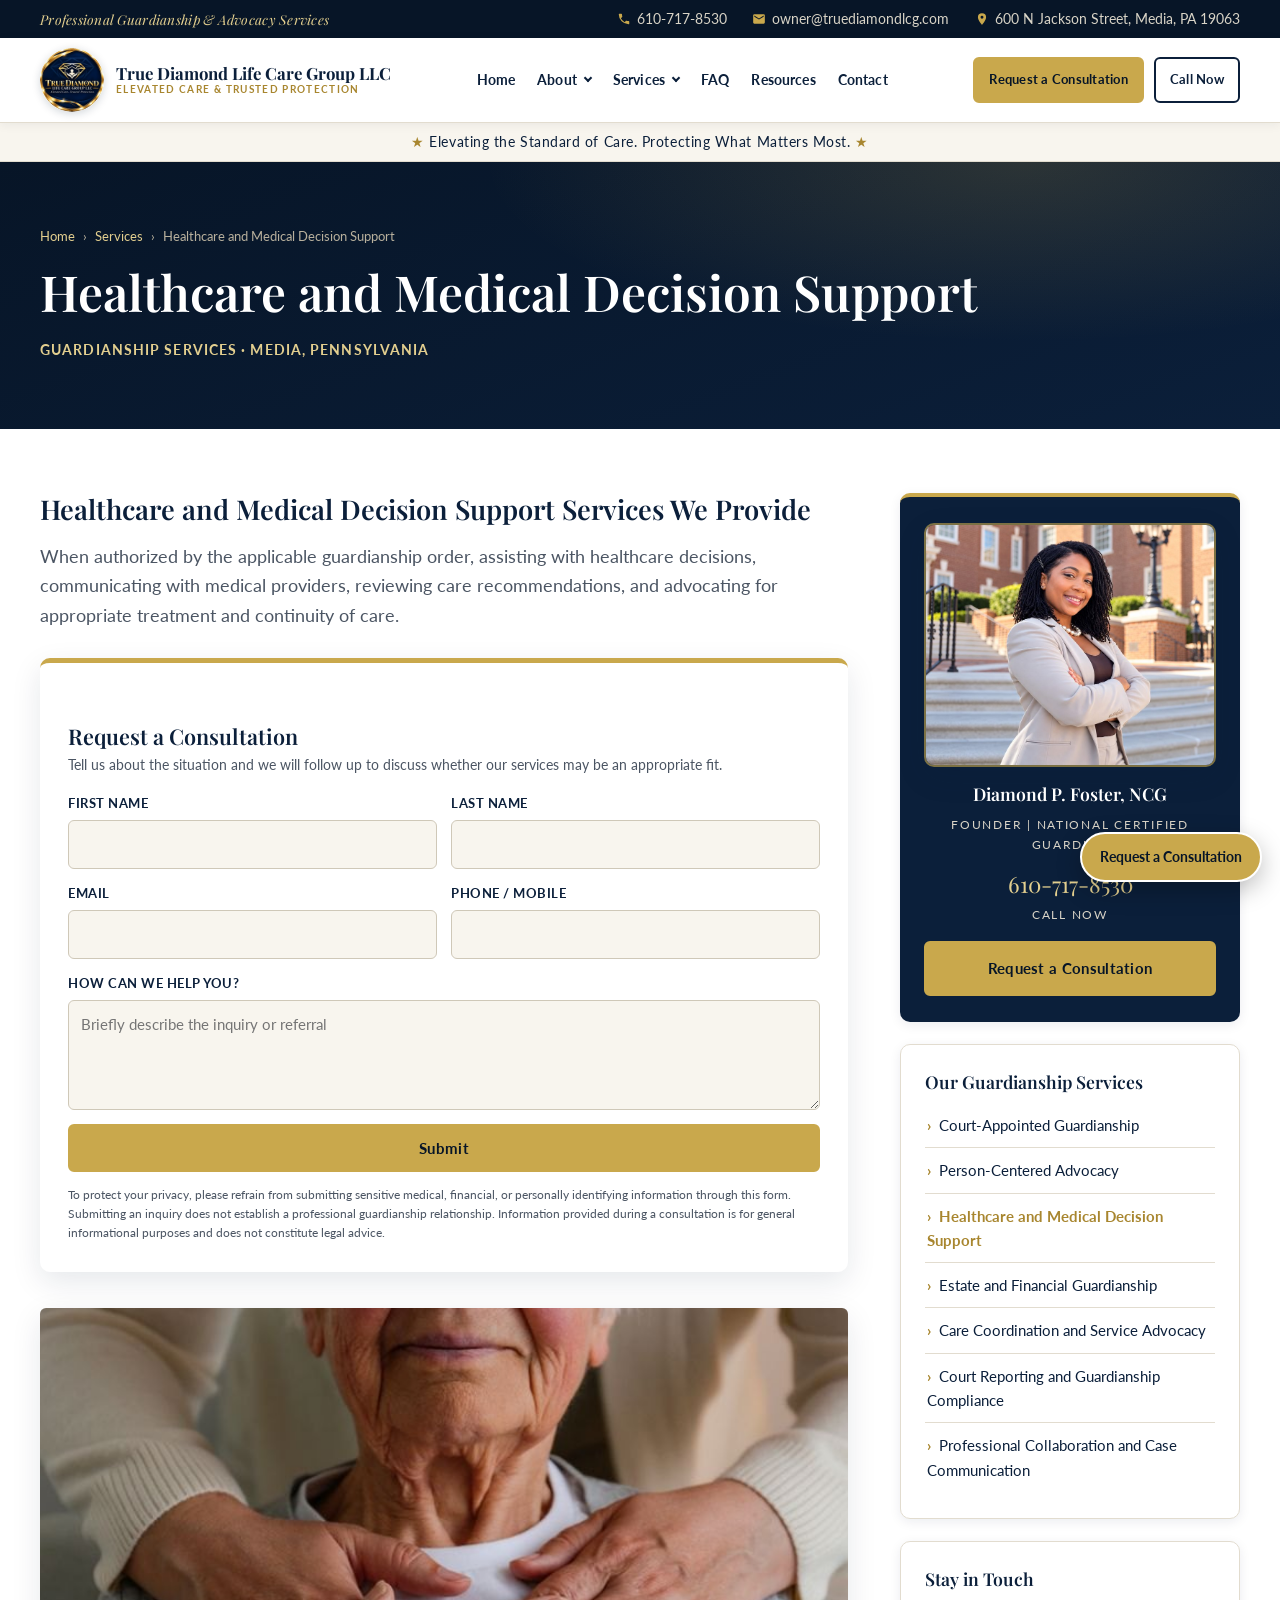
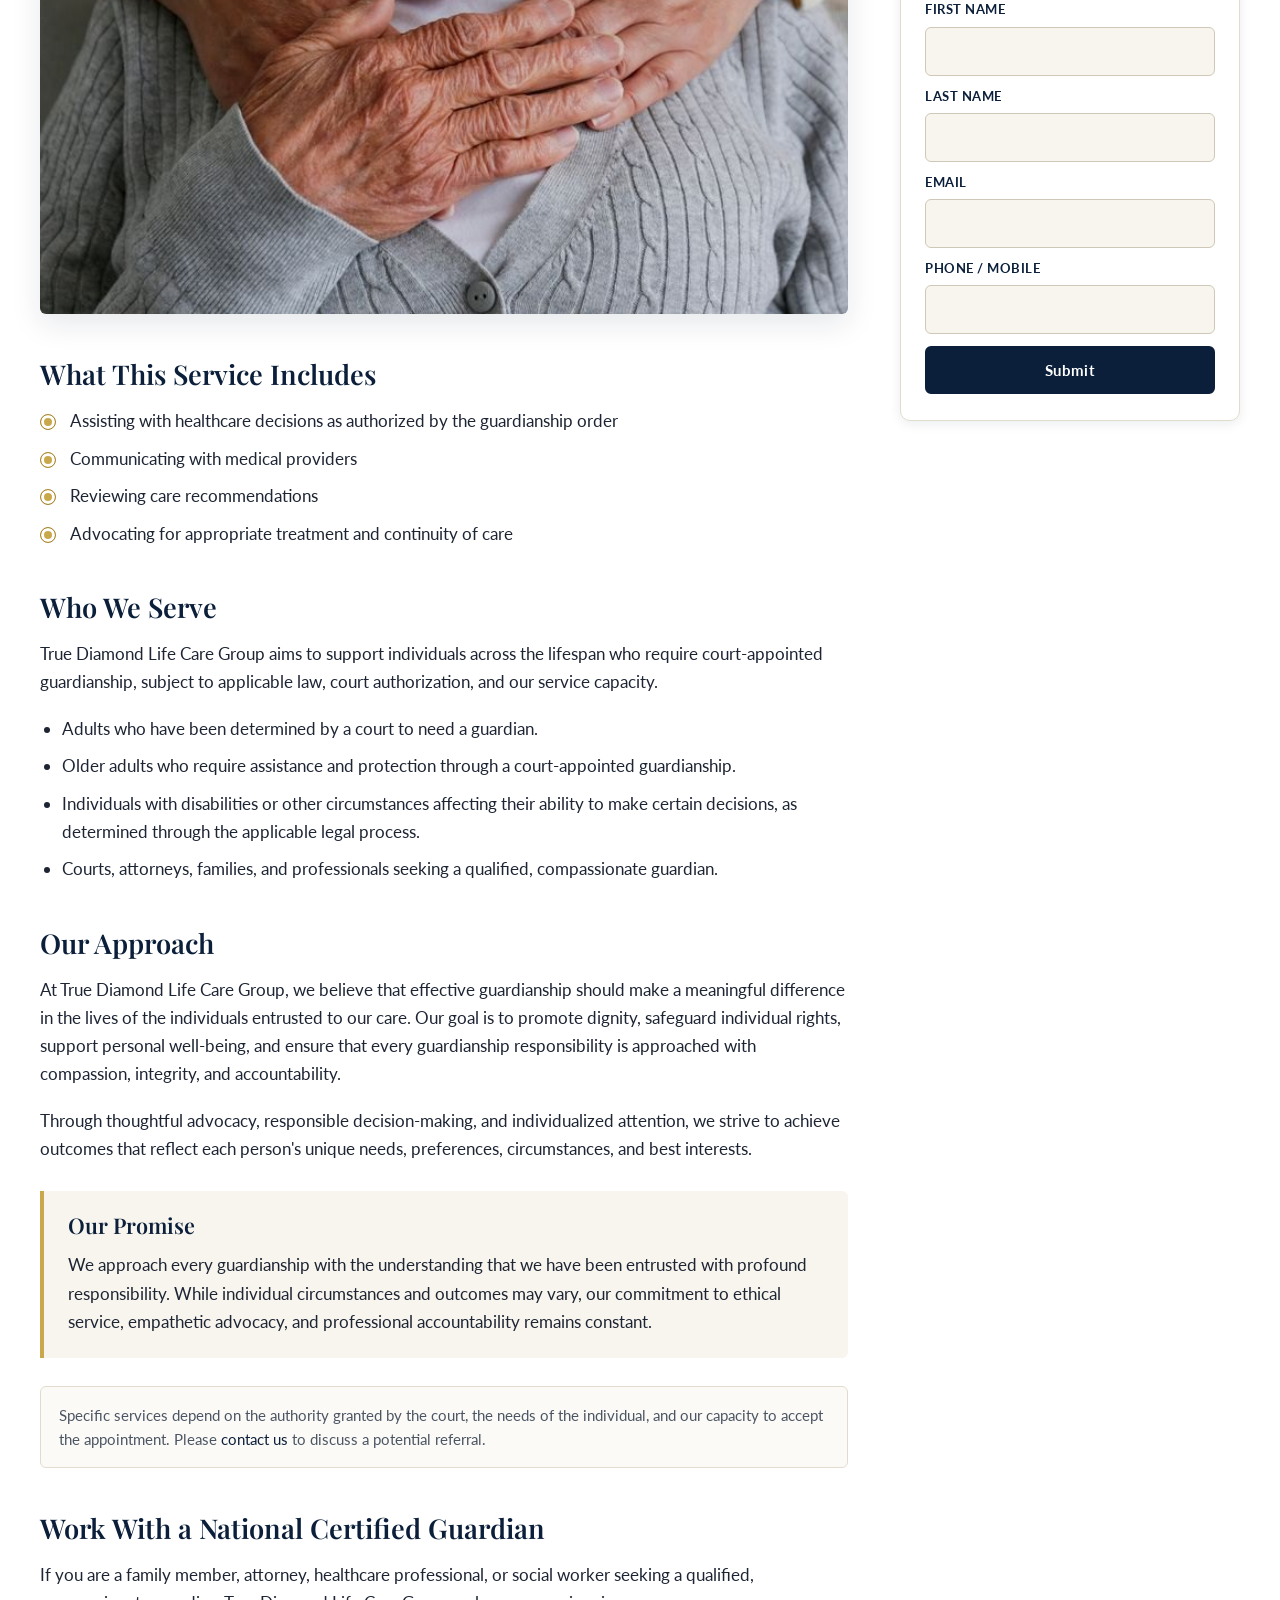
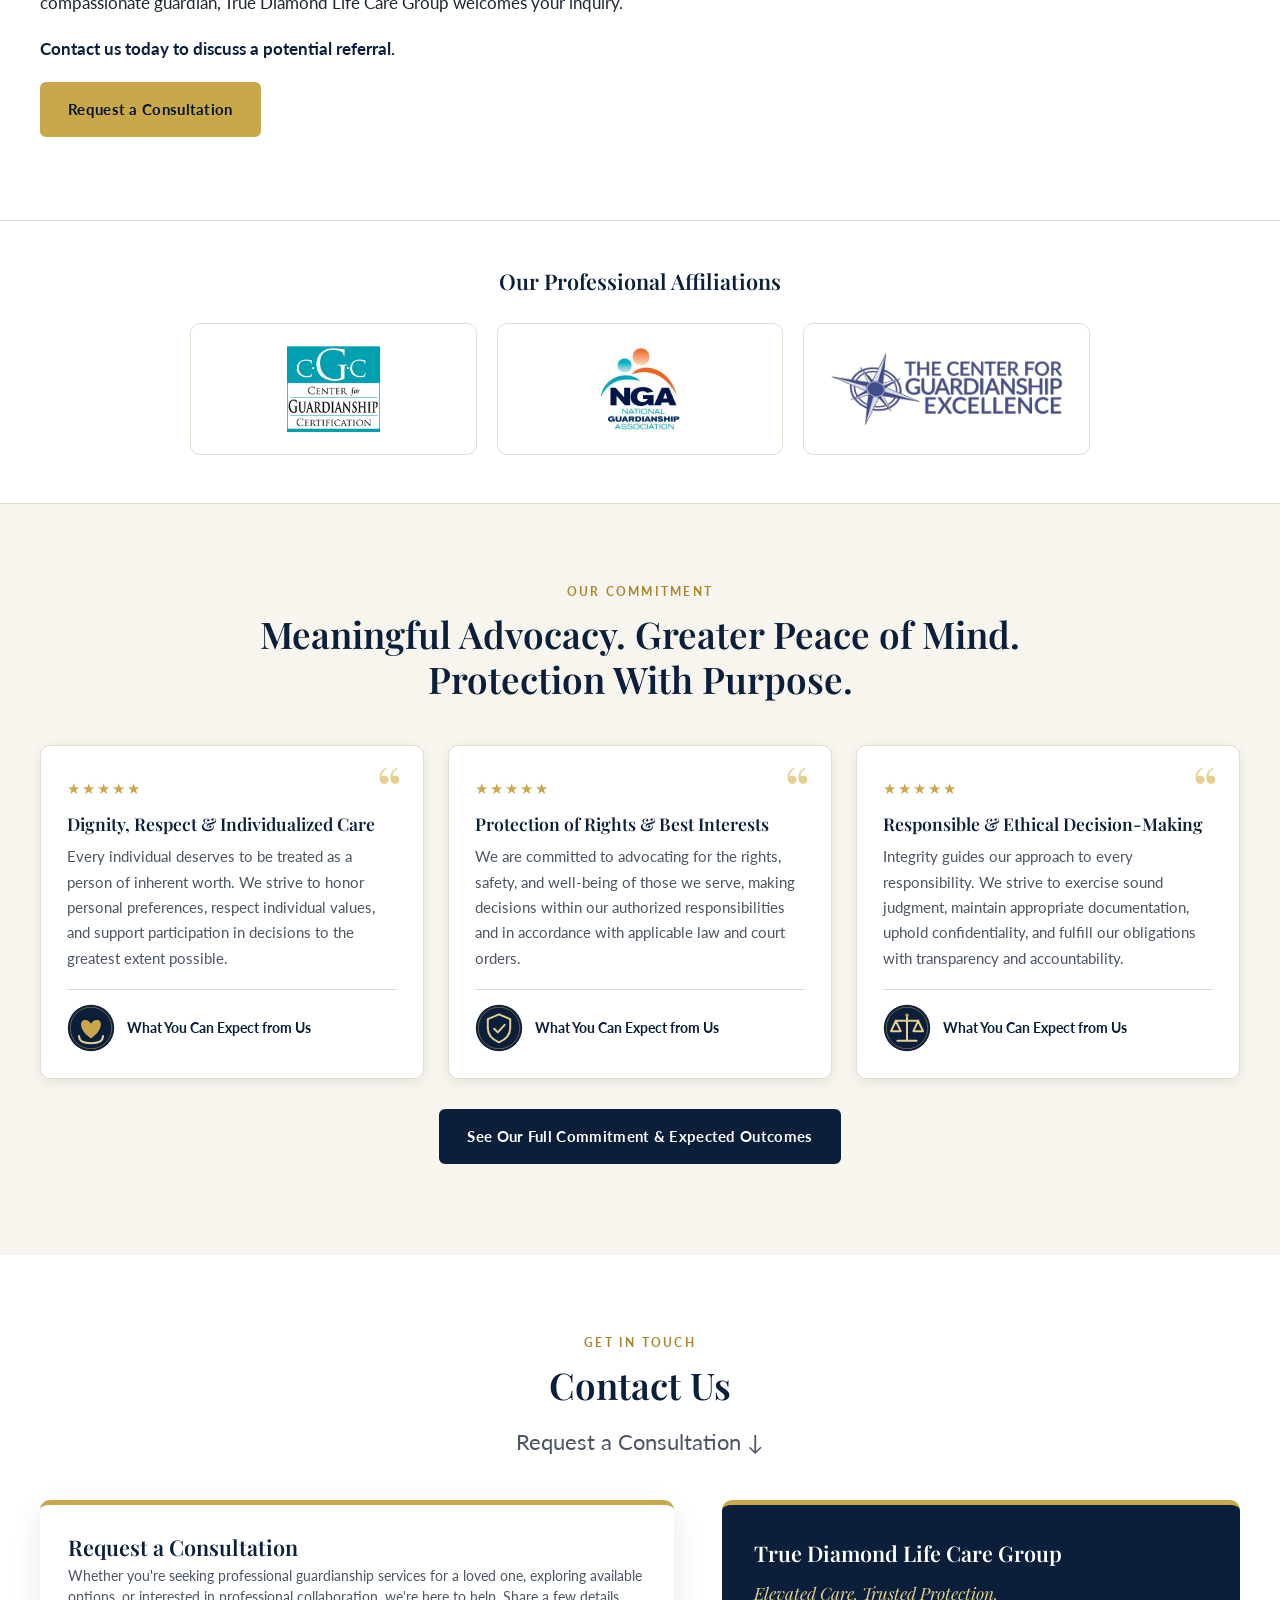
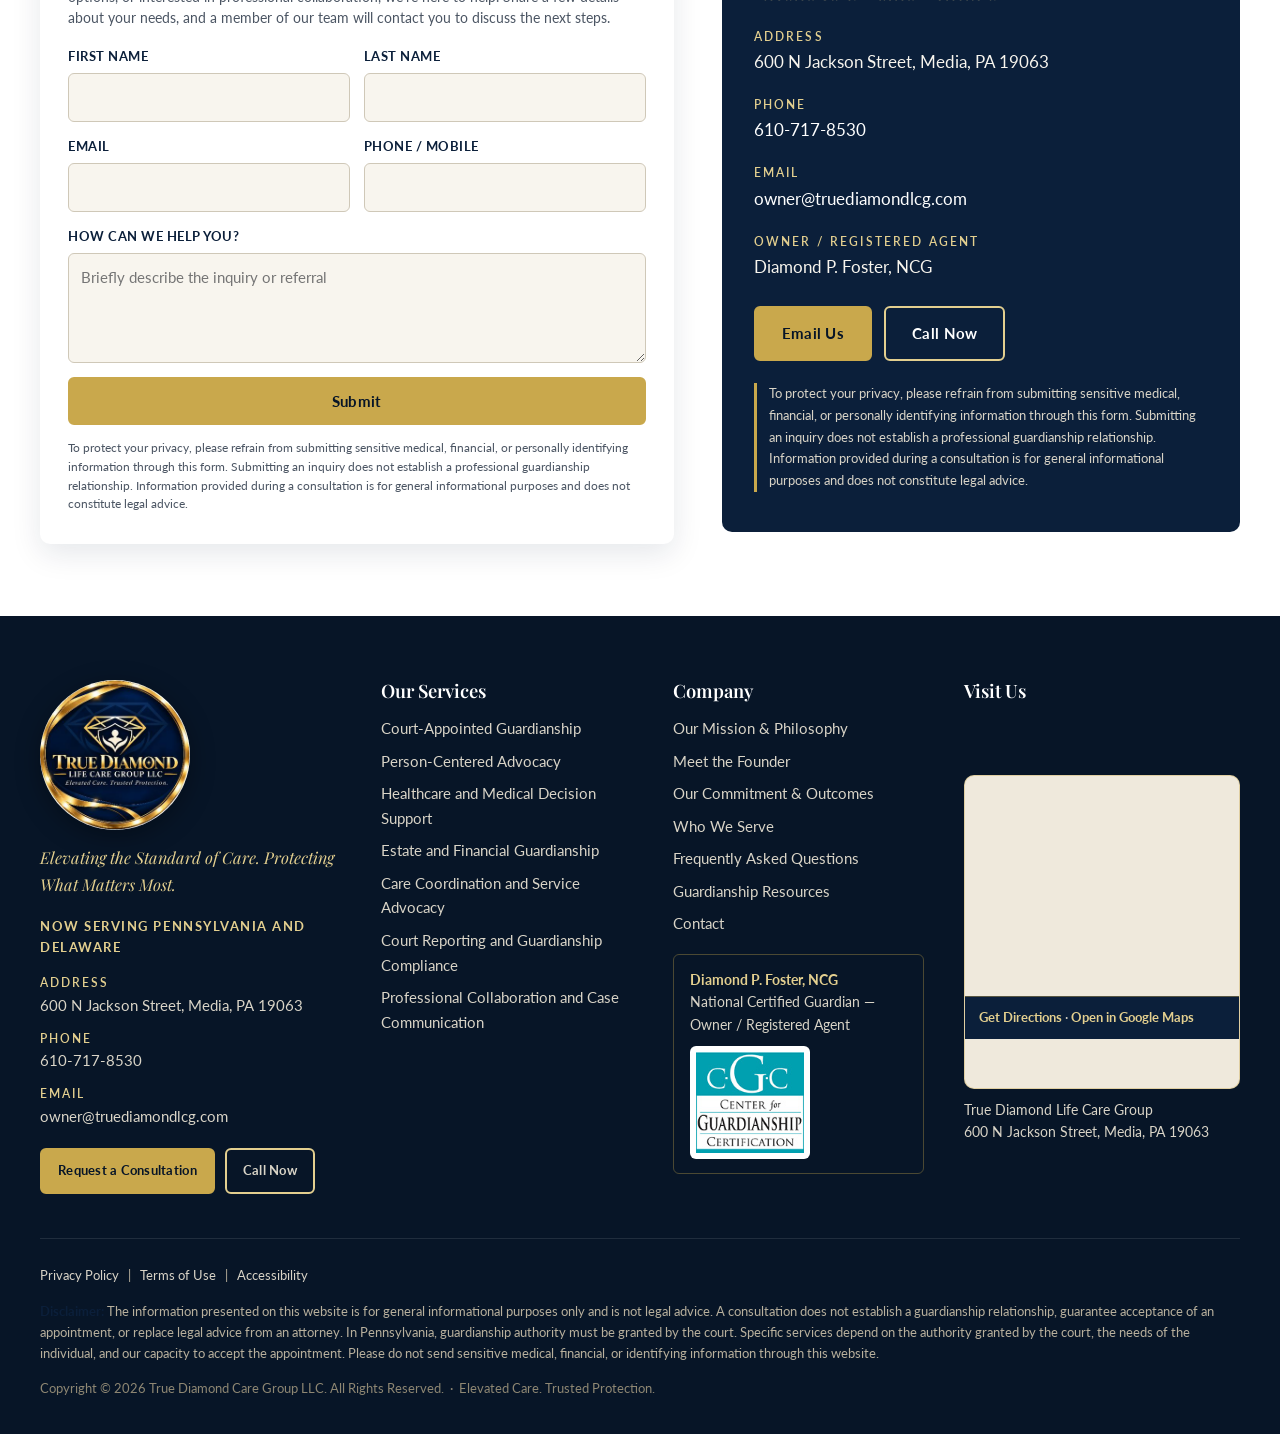
<file: site/service-healthcare-decision-support.html>
<!DOCTYPE html>
<html lang="en">
<head>
<meta charset="utf-8">
<meta name="viewport" content="width=device-width, initial-scale=1, viewport-fit=cover">
<meta name="theme-color" content="#0b1f3a">
<title>Healthcare and Medical Decision Support | True Diamond Life Care Group</title>
<meta name="description" content="When authorized by the applicable guardianship order, assisting with healthcare decisions and advocating for appropriate treatment and continuity of care.">
<link rel="icon" type="image/png" href="assets/images/favicon.png">
<link rel="apple-touch-icon" href="assets/images/apple-touch-icon.png">
<link rel="preconnect" href="https://fonts.googleapis.com">
<link rel="preconnect" href="https://fonts.gstatic.com" crossorigin>
<link href="https://fonts.googleapis.com/css2?family=Lato:ital,wght@0,400;0,700;1,400&family=Playfair+Display:ital,wght@0,400;0,600;0,700;1,400&display=swap" rel="stylesheet">
<link rel="stylesheet" href="assets/style.css?v=55abed75">
</head>
<body>

<div class="topbar">
  <div class="container">
    <span class="tagline">Professional Guardianship &amp; Advocacy Services</span>
    <ul>
      <li><svg viewBox="0 0 24 24"><path d="M6.6 10.8a15.1 15.1 0 0 0 6.6 6.6l2.2-2.2a1 1 0 0 1 1-.25 11.4 11.4 0 0 0 3.6.57 1 1 0 0 1 1 1V20a1 1 0 0 1-1 1A17 17 0 0 1 3 4a1 1 0 0 1 1-1h3.5a1 1 0 0 1 1 1 11.4 11.4 0 0 0 .57 3.6 1 1 0 0 1-.25 1z"/></svg><a href="tel:+16107178530">610-717-8530</a></li>
      <li><svg viewBox="0 0 24 24"><path d="M20 4H4a2 2 0 0 0-2 2v12a2 2 0 0 0 2 2h16a2 2 0 0 0 2-2V6a2 2 0 0 0-2-2zm0 4-8 5-8-5V6l8 5 8-5z"/></svg><a href="mailto:owner@truediamondlcg.com">owner@truediamondlcg.com</a></li>
      <li><svg viewBox="0 0 24 24"><path d="M12 2a7 7 0 0 0-7 7c0 5.25 7 13 7 13s7-7.75 7-13a7 7 0 0 0-7-7zm0 9.5A2.5 2.5 0 1 1 12 6.5a2.5 2.5 0 0 1 0 5z"/></svg><span>600 N Jackson Street, Media, PA 19063</span></li>
    </ul>
  </div>
</div>
<header class="site-header">
  <div class="container">
    <a class="brand" href="index.html" aria-label="True Diamond Life Care Group home">
      <img class="brand-logo" src="assets/images/logo-160.png" srcset="assets/images/logo-160.png 1x, assets/images/logo-320.png 2x" alt="True Diamond Life Care Group logo" width="160" height="160">
      <span class="brand-text">
        <span class="brand-name">True Diamond Life Care Group LLC</span>
        <span class="brand-sub">Elevated Care &amp; Trusted Protection</span>
      </span>
    </a>
    <button class="nav-toggle" aria-label="Open menu" aria-expanded="false"><span></span><span></span><span></span></button>
    <nav class="nav" aria-label="Main">
      <ul>
        <li><a href="index.html">Home</a></li>
        <li class="has-sub"><a href="about.html">About</a>
          <ul class="sub">
            <li><a href="about.html">Our Mission &amp; Philosophy</a></li>
            <li><a href="founder.html">Meet the Founder</a></li>
            <li><a href="commitment.html">Our Commitment &amp; Outcomes</a></li>
          </ul>
        </li>
        <li class="has-sub"><a href="services.html">Services</a>
          <ul class="sub"><li><a href="services.html">All Guardianship Services</a></li><li><a href="service-court-appointed-guardianship.html">Court-Appointed Guardianship</a></li><li><a href="service-person-centered-advocacy.html">Person-Centered Advocacy</a></li><li><a href="service-healthcare-decision-support.html">Healthcare and Medical Decision Support</a></li><li><a href="service-estate-financial-guardianship.html">Estate and Financial Guardianship</a></li><li><a href="service-care-coordination.html">Care Coordination and Service Advocacy</a></li><li><a href="service-court-reporting-compliance.html">Court Reporting and Guardianship Compliance</a></li><li><a href="service-professional-collaboration.html">Professional Collaboration and Case Communication</a></li><li><a href="services.html#who-we-serve">Who We Serve</a></li><li><a href="commitment.html">Our Commitment &amp; Outcomes</a></li></ul>
        </li>
        <li><a href="faq.html">FAQ</a></li>
        <li><a href="resources.html">Resources</a></li>
        <li><a href="contact.html">Contact</a></li>
      </ul>
    </nav>
    <div class="header-cta">
      <a class="btn btn--gold" href="contact.html">Request a Consultation</a>
      <a class="btn btn--outline" href="tel:+16107178530">Call Now</a>
    </div>
  </div>
</header>
<div class="badge-strip"><span class="star">★</span> Elevating the Standard of Care. Protecting What Matters Most. <span class="star">★</span></div>

<main>

<section class="page-title">
  <div class="container">
    <p class="breadcrumb"><a href="index.html">Home</a><span>›</span><a href="services.html">Services</a><span>›</span>Healthcare and Medical Decision Support</p>
    <h1>Healthcare and Medical Decision Support</h1>
    <p class="meta">Guardianship Services · Media, Pennsylvania</p>
  </div>
</section>
<section class="inner">
  <div class="container">
    <div class="inner-grid">
      <div class="content">
        <h2>Healthcare and Medical Decision Support Services We Provide</h2>
        <p class='intro'>When authorized by the applicable guardianship order, assisting with healthcare decisions, communicating with medical providers, reviewing care recommendations, and advocating for appropriate treatment and continuity of care.</p>
        <div class="inline-form">
<div class="form-card">
  <h3>Request a Consultation</h3>
  <p class="form-note">Tell us about the situation and we will follow up to discuss whether our services may be an appropriate fit.</p>
  <form class="js-form" action="https://api.web3forms.com/submit" method="POST">
    <input type="hidden" name="access_key" value="e3c2bf45-0c92-43a9-92f1-59910344c0c0">
    <input type="hidden" name="subject" value="New Consultation Request — True Diamond website">
    <input type="hidden" name="from_name" value="True Diamond Website">
    <input type="checkbox" name="botcheck" class="hidden" style="display:none" tabindex="-1" autocomplete="off">
    <div class="form-grid">
      <div class="field"><label for="s-fn">First Name</label><input id="s-fn" name="first_name" type="text" required></div>
      <div class="field"><label for="s-ln">Last Name</label><input id="s-ln" name="last_name" type="text" required></div>
      <div class="field"><label for="s-em">Email</label><input id="s-em" name="email" type="email" required></div>
      <div class="field"><label for="s-ph">Phone / Mobile</label><input id="s-ph" name="phone" type="tel"></div>
      <div class="field full"><label for="s-msg">How can we help you?</label><textarea id="s-msg" name="message" placeholder="Briefly describe the inquiry or referral"></textarea></div>
    </div>
    <button class="btn btn--gold btn--block" type="submit">Submit</button>
    <div class="form-success">Thank you. Your inquiry has been received and we will be in touch.</div>
    <div class="form-error">Sorry — your message could not be sent. Please email <a href="mailto:owner@truediamondlcg.com">owner@truediamondlcg.com</a> or call <a href="tel:+16107178530">610-717-8530</a>.</div>
  </form>
  <p class="form-disclaimer">To protect your privacy, please refrain from submitting sensitive medical, financial, or personally identifying information through this form. Submitting an inquiry does not establish a professional guardianship relationship. Information provided during a consultation is for general informational purposes and does not constitute legal advice.</p>
</div></div>

        <img class="illus service-photo" src="assets/images/service-healthcare-decision-support.jpg" alt="An older woman&#x27;s hands held reassuringly by a caregiver standing behind her" style="object-position:50% 50%" loading="lazy" decoding="async">

        <h2>What This Service Includes</h2>
        <ul class="check-list"><li>Assisting with healthcare decisions as authorized by the guardianship order</li><li>Communicating with medical providers</li><li>Reviewing care recommendations</li><li>Advocating for appropriate treatment and continuity of care</li></ul>

        <h2>Who We Serve</h2>
        <p>True Diamond Life Care Group aims to support individuals across the lifespan who require court-appointed guardianship, subject to applicable law, court authorization, and our service capacity.</p>
        <ul><li>Adults who have been determined by a court to need a guardian.</li><li>Older adults who require assistance and protection through a court-appointed guardianship.</li><li>Individuals with disabilities or other circumstances affecting their ability to make certain decisions, as determined through the applicable legal process.</li><li>Courts, attorneys, families, and professionals seeking a qualified, compassionate guardian.</li></ul>

        <h2>Our Approach</h2>
        <p>At True Diamond Life Care Group, we believe that effective guardianship should make a meaningful difference in the lives of the individuals entrusted to our care. Our goal is to promote dignity, safeguard individual rights, support personal well-being, and ensure that every guardianship responsibility is approached with compassion, integrity, and accountability.</p>
        <p>Through thoughtful advocacy, responsible decision-making, and individualized attention, we strive to achieve outcomes that reflect each person's unique needs, preferences, circumstances, and best interests.</p>

        <div class="callout">
          <h3 style="margin-top:0">Our Promise</h3>
          <p>We approach every guardianship with the understanding that we have been entrusted with profound responsibility. While individual circumstances and outcomes may vary, our commitment to ethical service, empathetic advocacy, and professional accountability remains constant.</p>
        </div>

        <p class="note">Specific services depend on the authority granted by the court, the needs of the individual, and our capacity to accept the appointment. Please <a href="contact.html">contact us</a> to discuss a potential referral.</p>

        <h2>Work With a National Certified Guardian</h2>
        <p>If you are a family member, attorney, healthcare professional, or social worker seeking a qualified, compassionate guardian, True Diamond Life Care Group welcomes your inquiry.</p>
        <p><strong>Contact us today to discuss a potential referral.</strong></p>
        <p><a class="btn btn--gold" href="contact.html">Request a Consultation</a></p>
      </div>
      
<aside class="sidebar">
  <div class="side-card side-card--navy">
    <img class="founder-img " src="assets/images/founder.jpg" srcset="assets/images/founder-800.jpg 800w, assets/images/founder.jpg 1374w" sizes="(max-width: 980px) 100vw, 40vw" alt="Diamond Foster, Founder of True Diamond Life Care Group" width="1374" height="1145" loading="lazy" decoding="async">
    <h3>Diamond P. Foster, NCG</h3>
    <small>Founder | National Certified Guardian</small>
    <div class="call">610-717-8530</div>
    <small>Call Now</small>
    <a class="btn btn--gold btn--block" href="contact.html">Request a Consultation</a>
  </div>
  <div class="side-card">
    <h3>Our Guardianship Services</h3>
    <ul class="side-nav"><li><a href="service-court-appointed-guardianship.html">Court-Appointed Guardianship</a></li><li><a href="service-person-centered-advocacy.html">Person-Centered Advocacy</a></li><li class="active"><a href="service-healthcare-decision-support.html">Healthcare and Medical Decision Support</a></li><li><a href="service-estate-financial-guardianship.html">Estate and Financial Guardianship</a></li><li><a href="service-care-coordination.html">Care Coordination and Service Advocacy</a></li><li><a href="service-court-reporting-compliance.html">Court Reporting and Guardianship Compliance</a></li><li><a href="service-professional-collaboration.html">Professional Collaboration and Case Communication</a></li></ul>
  </div>
  <div class="side-card side-card--newsletter">
    <h3>Stay in Touch</h3>
    <form class="js-form" action="https://api.web3forms.com/submit" method="POST">
    <input type="hidden" name="access_key" value="e3c2bf45-0c92-43a9-92f1-59910344c0c0">
    <input type="hidden" name="subject" value="Stay in Touch signup — True Diamond website">
    <input type="hidden" name="from_name" value="True Diamond Website">
    <input type="checkbox" name="botcheck" class="hidden" style="display:none" tabindex="-1" autocomplete="off">
      <div class="form-grid">
        <div class="field"><label for="sb-fn">First Name</label><input id="sb-fn" type="text" name="first_name" required></div>
        <div class="field"><label for="sb-ln">Last Name</label><input id="sb-ln" type="text" name="last_name"></div>
        <div class="field"><label for="sb-em">Email</label><input id="sb-em" type="email" name="email" required></div>
        <div class="field"><label for="sb-ph">Phone / Mobile</label><input id="sb-ph" type="tel" name="phone"></div>
      </div>
      <button class="btn btn--navy btn--block" type="submit" style="margin-top:12px">Submit</button>
      <div class="form-success">Thank you — we will be in touch.</div>
      <div class="form-error">Sorry — that didn't go through. Please email <a href="mailto:owner@truediamondlcg.com">owner@truediamondlcg.com</a>.</div>
    </form>
  </div>
</aside>
    </div>
  </div>
</section>

<section class="logo-strip">
  <div class="container">
    <h2>Our Professional Affiliations</h2>
    <div class="logo-row logo-row--3">
      <div class="affil"><img src="assets/images/affil-cgc.png" alt="Center for Guardianship Certification" loading="lazy" decoding="async"></div><div class="affil"><img src="assets/images/affil-nga.png" alt="National Guardianship Association" loading="lazy" decoding="async"></div><div class="affil"><img src="assets/images/affil-cge.png" alt="The Center for Guardianship Excellence" loading="lazy" decoding="async"></div>
    </div>
  </div>
</section>
<section class="section section--ivory">
  <div class="container">
    <div class="section-head">
      <span class="eyebrow">Our Commitment</span>
      <h2>Meaningful Advocacy. Greater Peace of Mind. Protection With Purpose.</h2>
    </div>
    <div class="testi-grid">
<article class="testi">
  <div class="stars">★★★★★</div>
  <h3>Dignity, Respect &amp; Individualized Care</h3>
  <p>Every individual deserves to be treated as a person of inherent worth. We strive to honor personal preferences, respect individual values, and support participation in decisions to the greatest extent possible.</p>
  <div class="who"><img class="illus illus--avatar" src="assets/images/illus/value-dignity.svg" alt="Dignity, Respect &amp;amp; Individualized Care" loading="lazy" decoding="async"><span>What You Can Expect from Us</span></div>
</article>
<article class="testi">
  <div class="stars">★★★★★</div>
  <h3>Protection of Rights &amp; Best Interests</h3>
  <p>We are committed to advocating for the rights, safety, and well-being of those we serve, making decisions within our authorized responsibilities and in accordance with applicable law and court orders.</p>
  <div class="who"><img class="illus illus--avatar" src="assets/images/illus/value-rights.svg" alt="Protection of Rights &amp;amp; Best Interests" loading="lazy" decoding="async"><span>What You Can Expect from Us</span></div>
</article>
<article class="testi">
  <div class="stars">★★★★★</div>
  <h3>Responsible &amp; Ethical Decision-Making</h3>
  <p>Integrity guides our approach to every responsibility. We strive to exercise sound judgment, maintain appropriate documentation, uphold confidentiality, and fulfill our obligations with transparency and accountability.</p>
  <div class="who"><img class="illus illus--avatar" src="assets/images/illus/value-ethics.svg" alt="Responsible &amp;amp; Ethical Decision-Making" loading="lazy" decoding="async"><span>What You Can Expect from Us</span></div>
</article></div>
    <p style="text-align:center;margin-top:30px"><a class="btn btn--navy" href="commitment.html">See Our Full Commitment &amp; Expected Outcomes</a></p>
  </div>
</section>
<section class="section" id="contact">
  <div class="container">
    <div class="section-head">
      <span class="eyebrow">Get in touch</span>
      <h2>Contact Us</h2>
      <h3 style="font-family:var(--font-body);font-weight:400;color:var(--ink-soft)">Request a Consultation ↓</h3>
    </div>
    <div class="contact-grid">
      
<div class="form-card">
  <h3>Request a Consultation</h3>
  <p class="form-note">Whether you're seeking professional guardianship services for a loved one, exploring available options, or interested in professional collaboration, we're here to help. Share a few details about your needs, and a member of our team will contact you to discuss the next steps.</p>
  <form class="js-form" action="https://api.web3forms.com/submit" method="POST">
    <input type="hidden" name="access_key" value="e3c2bf45-0c92-43a9-92f1-59910344c0c0">
    <input type="hidden" name="subject" value="New Consultation Request — True Diamond website">
    <input type="hidden" name="from_name" value="True Diamond Website">
    <input type="checkbox" name="botcheck" class="hidden" style="display:none" tabindex="-1" autocomplete="off">
    <div class="form-grid">
      <div class="field"><label for="c-fn">First Name</label><input id="c-fn" name="first_name" type="text" required></div>
      <div class="field"><label for="c-ln">Last Name</label><input id="c-ln" name="last_name" type="text" required></div>
      <div class="field"><label for="c-em">Email</label><input id="c-em" name="email" type="email" required></div>
      <div class="field"><label for="c-ph">Phone / Mobile</label><input id="c-ph" name="phone" type="tel"></div>
      <div class="field full"><label for="c-msg">How can we help you?</label><textarea id="c-msg" name="message" placeholder="Briefly describe the inquiry or referral"></textarea></div>
    </div>
    <button class="btn btn--gold btn--block" type="submit">Submit</button>
    <div class="form-success">Thank you. Your inquiry has been received and we will be in touch.</div>
    <div class="form-error">Sorry — your message could not be sent. Please email <a href="mailto:owner@truediamondlcg.com">owner@truediamondlcg.com</a> or call <a href="tel:+16107178530">610-717-8530</a>.</div>
  </form>
  <p class="form-disclaimer">To protect your privacy, please refrain from submitting sensitive medical, financial, or personally identifying information through this form. Submitting an inquiry does not establish a professional guardianship relationship. Information provided during a consultation is for general informational purposes and does not constitute legal advice.</p>
</div>
      <div class="contact-info">
        <h3>True Diamond Life Care Group</h3>
        <p style="color:var(--gold-soft);font-family:var(--font-head);font-style:italic">Elevated Care. Trusted Protection.</p>
        <h4>Address</h4>
        <p>600 N Jackson Street, Media, PA 19063</p>
        <h4>Phone</h4>
        <p><a href="tel:+16107178530">610-717-8530</a></p>
        <h4>Email</h4>
        <p><a href="mailto:owner@truediamondlcg.com">owner@truediamondlcg.com</a></p>
        <h4>Owner / Registered Agent</h4>
        <p>Diamond P. Foster, NCG</p>
        <a class="btn btn--gold" href="mailto:owner@truediamondlcg.com">Email Us</a>
        <a class="btn btn--outline-light" href="tel:+16107178530">Call Now</a>
        <p class="privacy-note">To protect your privacy, please refrain from submitting sensitive medical, financial, or personally identifying information through this form. Submitting an inquiry does not establish a professional guardianship relationship. Information provided during a consultation is for general informational purposes and does not constitute legal advice.</p>
      </div>
    </div>
  </div>
</section>

</main>

<footer class="site-footer">
  <div class="container">
    <div class="footer-main">
      <div class="footer-brand">
        <a class="brand brand--footer" href="index.html"><img class="brand-logo brand-logo--lg" src="assets/images/logo-320.png" alt="True Diamond Life Care Group logo" width="320" height="320" loading="lazy"></a>
        <p class="tag">Elevating the Standard of Care. Protecting What Matters Most.</p>
        <p class="serving-footer">Now Serving Pennsylvania and Delaware</p>
        <h5>Address</h5><p>600 N Jackson Street, Media, PA 19063</p>
        <h5>Phone</h5><p><a href="tel:+16107178530">610-717-8530</a></p>
        <h5>Email</h5><p><a href="mailto:owner@truediamondlcg.com">owner@truediamondlcg.com</a></p>
        <div style="margin-top:16px">
          <a class="btn btn--gold" href="contact.html">Request a Consultation</a>
          <a class="btn btn--outline-light" href="tel:+16107178530">Call Now</a>
        </div>
      </div>
      <div>
        <h4>Our Services</h4>
        <ul><li><a href="service-court-appointed-guardianship.html">Court-Appointed Guardianship</a></li><li><a href="service-person-centered-advocacy.html">Person-Centered Advocacy</a></li><li><a href="service-healthcare-decision-support.html">Healthcare and Medical Decision Support</a></li><li><a href="service-estate-financial-guardianship.html">Estate and Financial Guardianship</a></li><li><a href="service-care-coordination.html">Care Coordination and Service Advocacy</a></li><li><a href="service-court-reporting-compliance.html">Court Reporting and Guardianship Compliance</a></li><li><a href="service-professional-collaboration.html">Professional Collaboration and Case Communication</a></li></ul>
      </div>
      <div>
        <h4>Company</h4>
        <ul>
          <li><a href="about.html">Our Mission &amp; Philosophy</a></li>
          <li><a href="founder.html">Meet the Founder</a></li>
          <li><a href="commitment.html">Our Commitment &amp; Outcomes</a></li>
          <li><a href="services.html#who-we-serve">Who We Serve</a></li>
          <li><a href="faq.html">Frequently Asked Questions</a></li>
          <li><a href="resources.html">Guardianship Resources</a></li>
          <li><a href="contact.html">Contact</a></li>
        </ul>
        <div class="footer-cred">
          <strong>Diamond P. Foster, NCG</strong>
          National Certified Guardian — Owner / Registered Agent
          <div style="margin-top:10px"><img class="cert-badge" src="assets/images/affil-cgc.png" alt="Center for Guardianship Certification"></div>
        </div>
      </div>
      <div class="footer-map">
        <h4>Visit Us</h4>
        <div class="gmap gmap--footer">
  <iframe src="https://maps.google.com/maps?q=600+N+Jackson+Street,+Media,+PA+19063&z=15&output=embed" width="100%" height="220" style="border:0" loading="lazy" allowfullscreen referrerpolicy="no-referrer-when-downgrade" title="Map of 600 N Jackson Street, Media, PA 19063"></iframe>
  <div class="gmap-links"><a href="https://www.google.com/maps/dir/?api=1&destination=600+N+Jackson+Street,+Media,+PA+19063" target="_blank" rel="noopener">Get Directions</a> · <a href="https://www.google.com/maps/search/?api=1&query=600+N+Jackson+Street,+Media,+PA+19063" target="_blank" rel="noopener">Open in Google Maps</a></div>
</div>
        <p class="addr">True Diamond Life Care Group<br>600 N Jackson Street, Media, PA 19063</p>
      </div>
    </div>
    <div class="footer-legal">
      <p class="policy"><a href="#">Privacy Policy</a> | <a href="#">Terms of Use</a> | <a href="#">Accessibility</a></p>
      <p class="disclaimer"><strong>Disclaimer:</strong> The information presented on this website is for general informational purposes only and is not legal advice. A consultation does not establish a guardianship relationship, guarantee acceptance of an appointment, or replace legal advice from an attorney. In Pennsylvania, guardianship authority must be granted by the court. Specific services depend on the authority granted by the court, the needs of the individual, and our capacity to accept the appointment. Please do not send sensitive medical, financial, or identifying information through this website.</p>
      <p class="copy">Copyright © <span data-year>2026</span> True Diamond Care Group LLC. All Rights Reserved. &nbsp;·&nbsp; Elevated Care. Trusted Protection.</p>
    </div>
  </div>
</footer>
<a class="float-cta" href="contact.html">Request a Consultation</a>
<div class="mobile-bar" role="navigation" aria-label="Quick actions">
  <a class="btn btn--outline" href="tel:+16107178530">Call Now</a>
  <a class="btn btn--gold" href="contact.html">Request a Consultation</a>
</div>

<script src="assets/main.js?v=4a3849b5"></script>
</body>
</html>
</file>
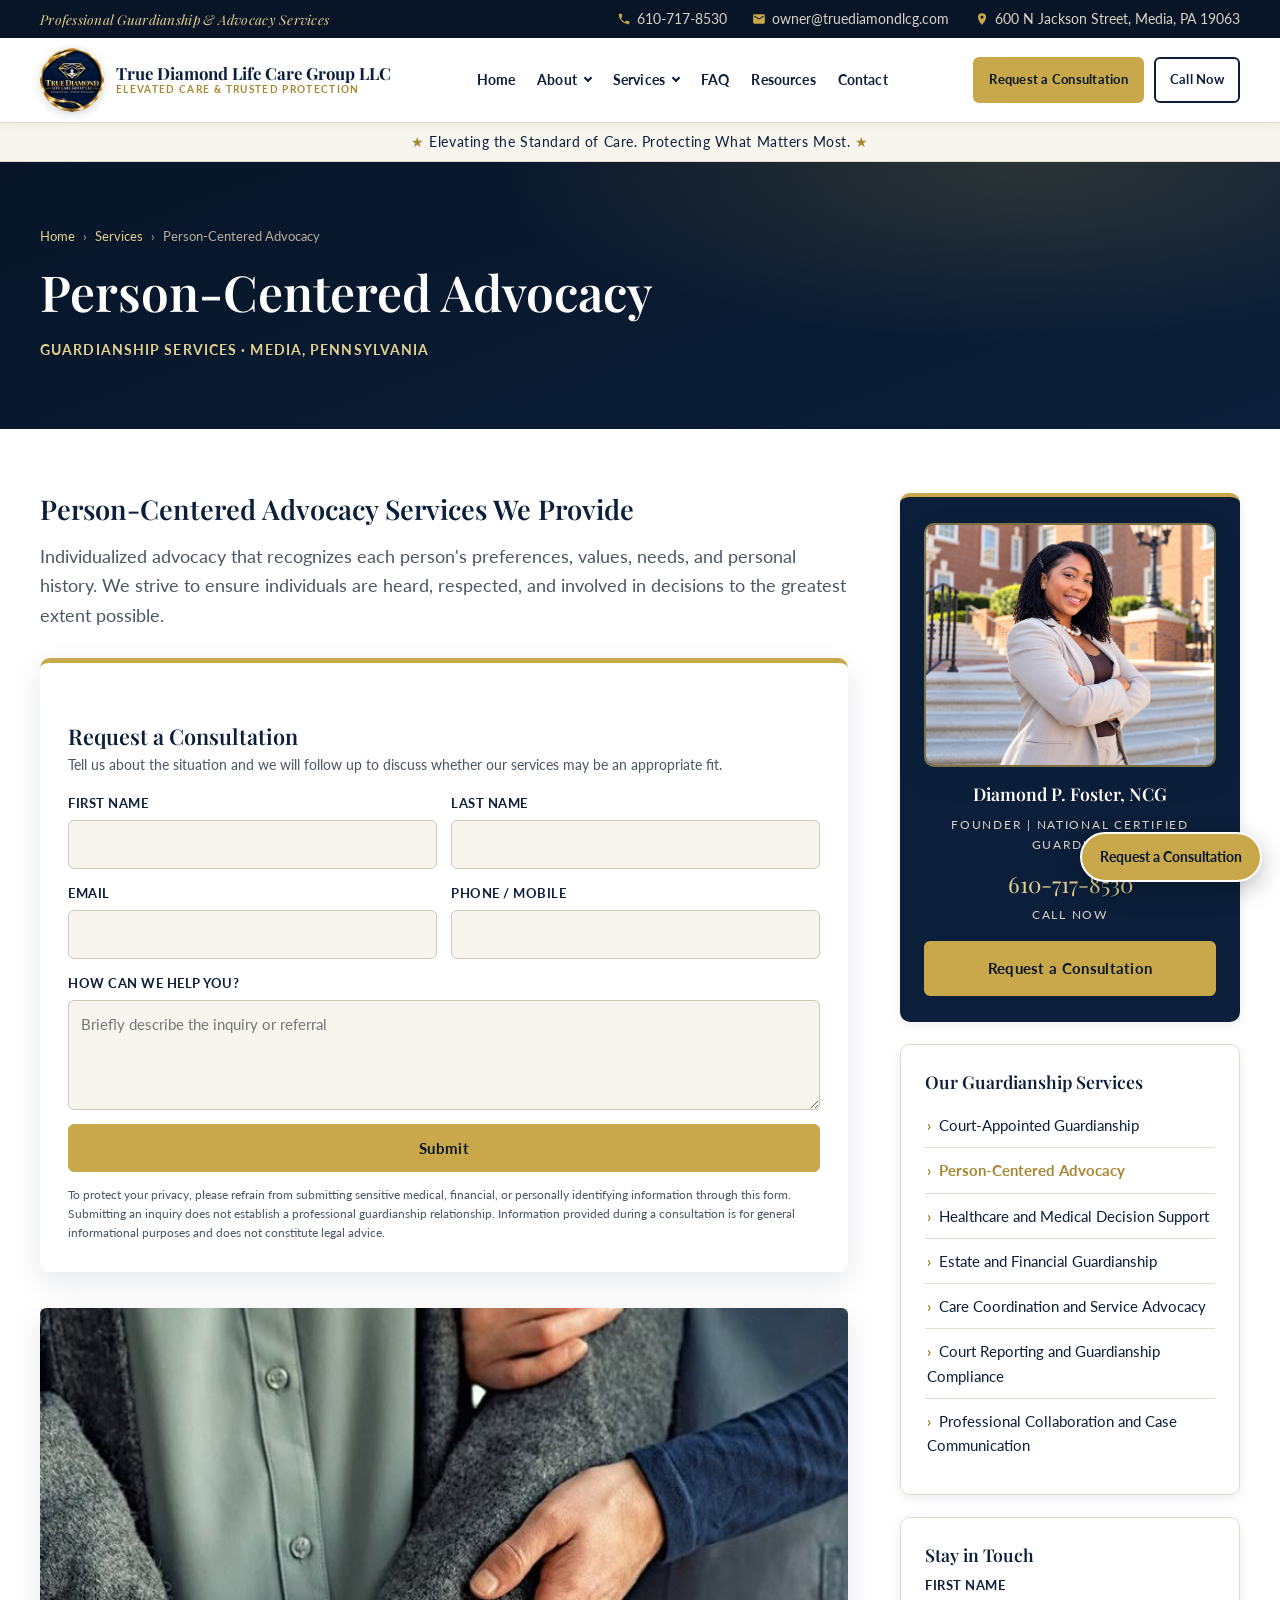
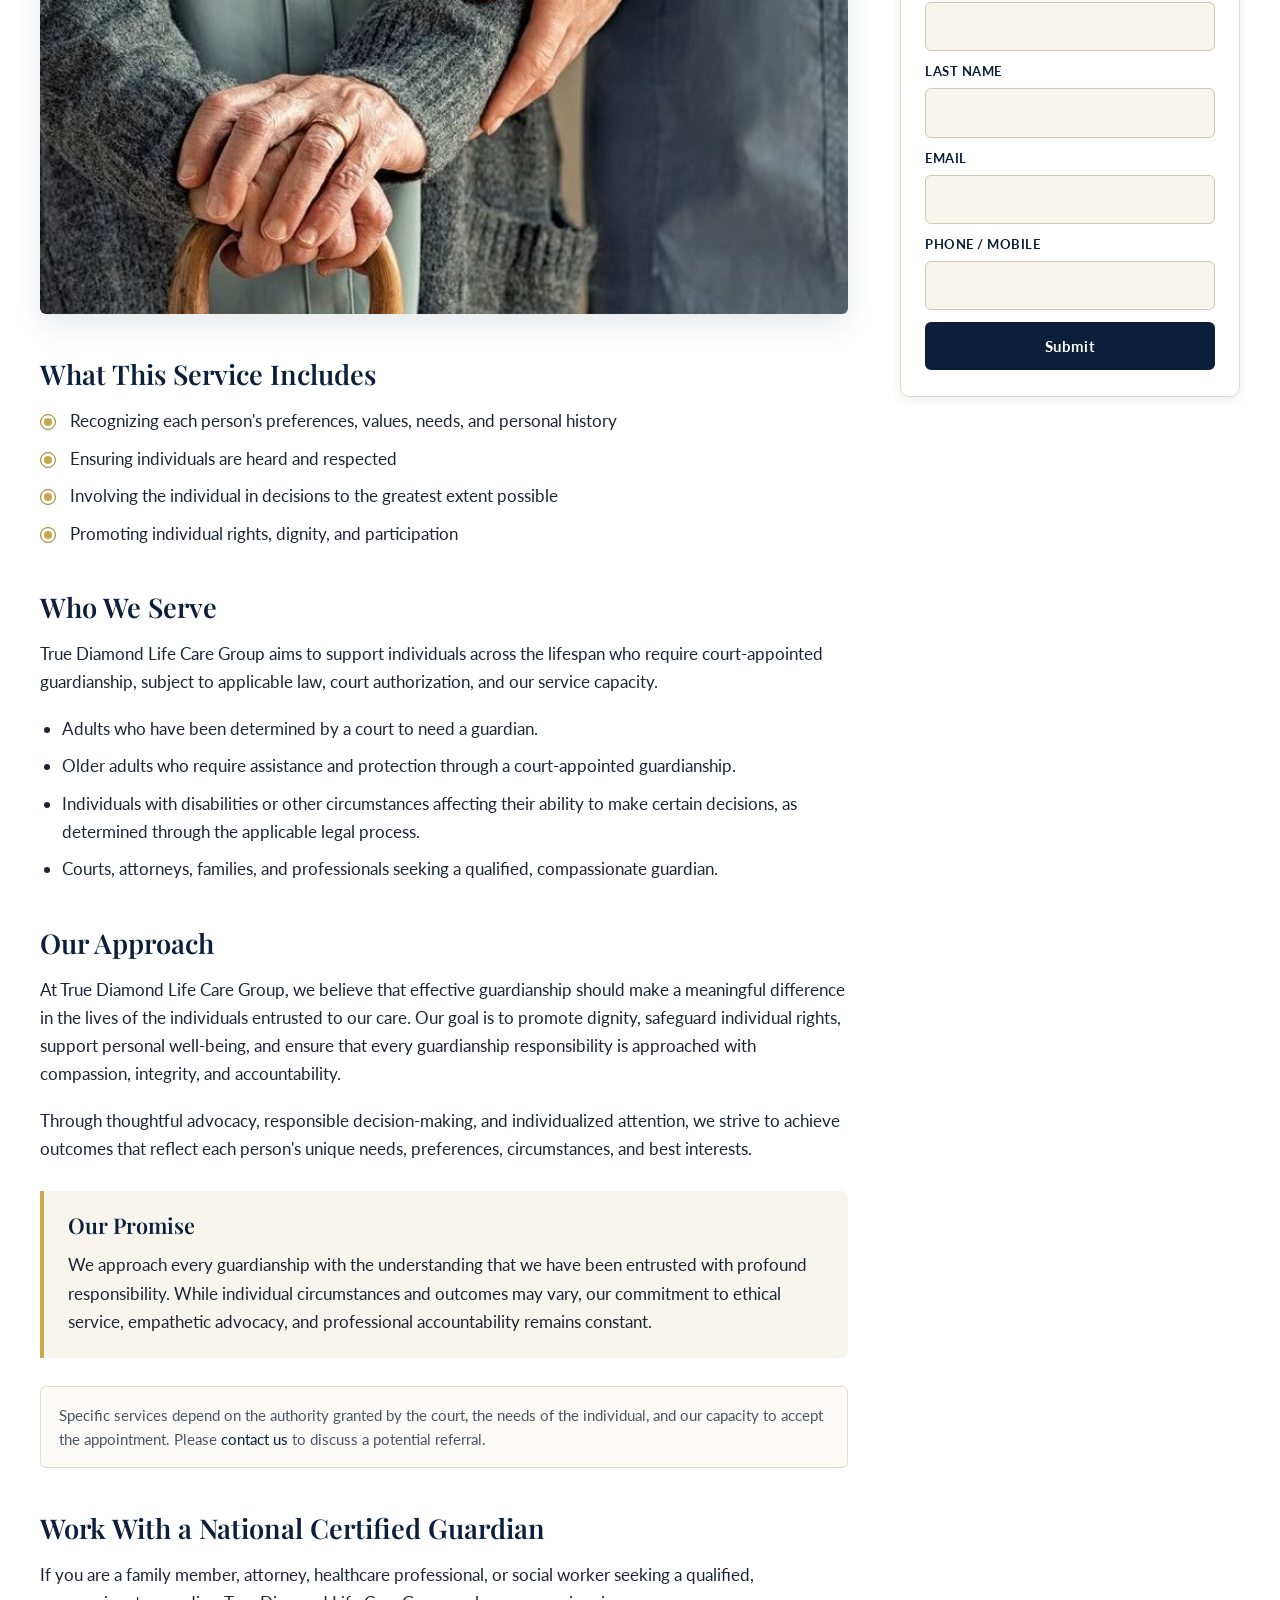
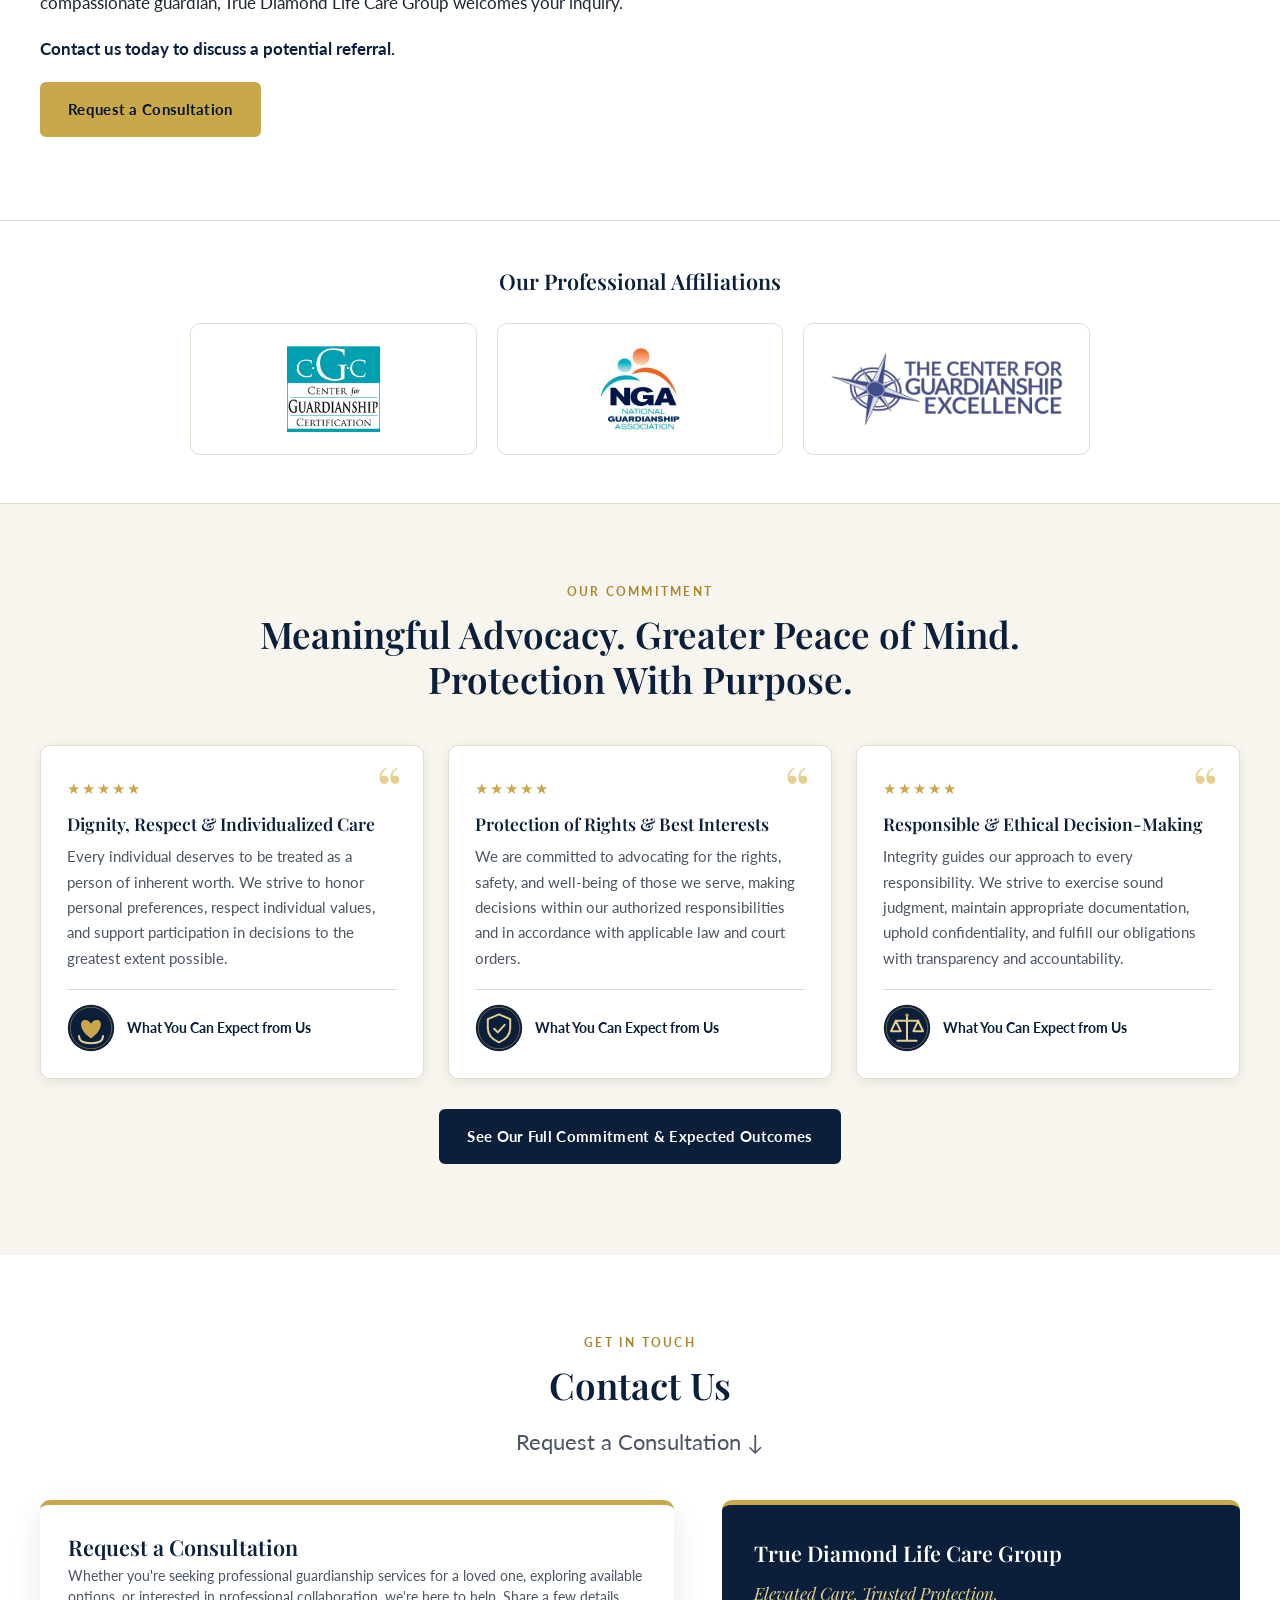
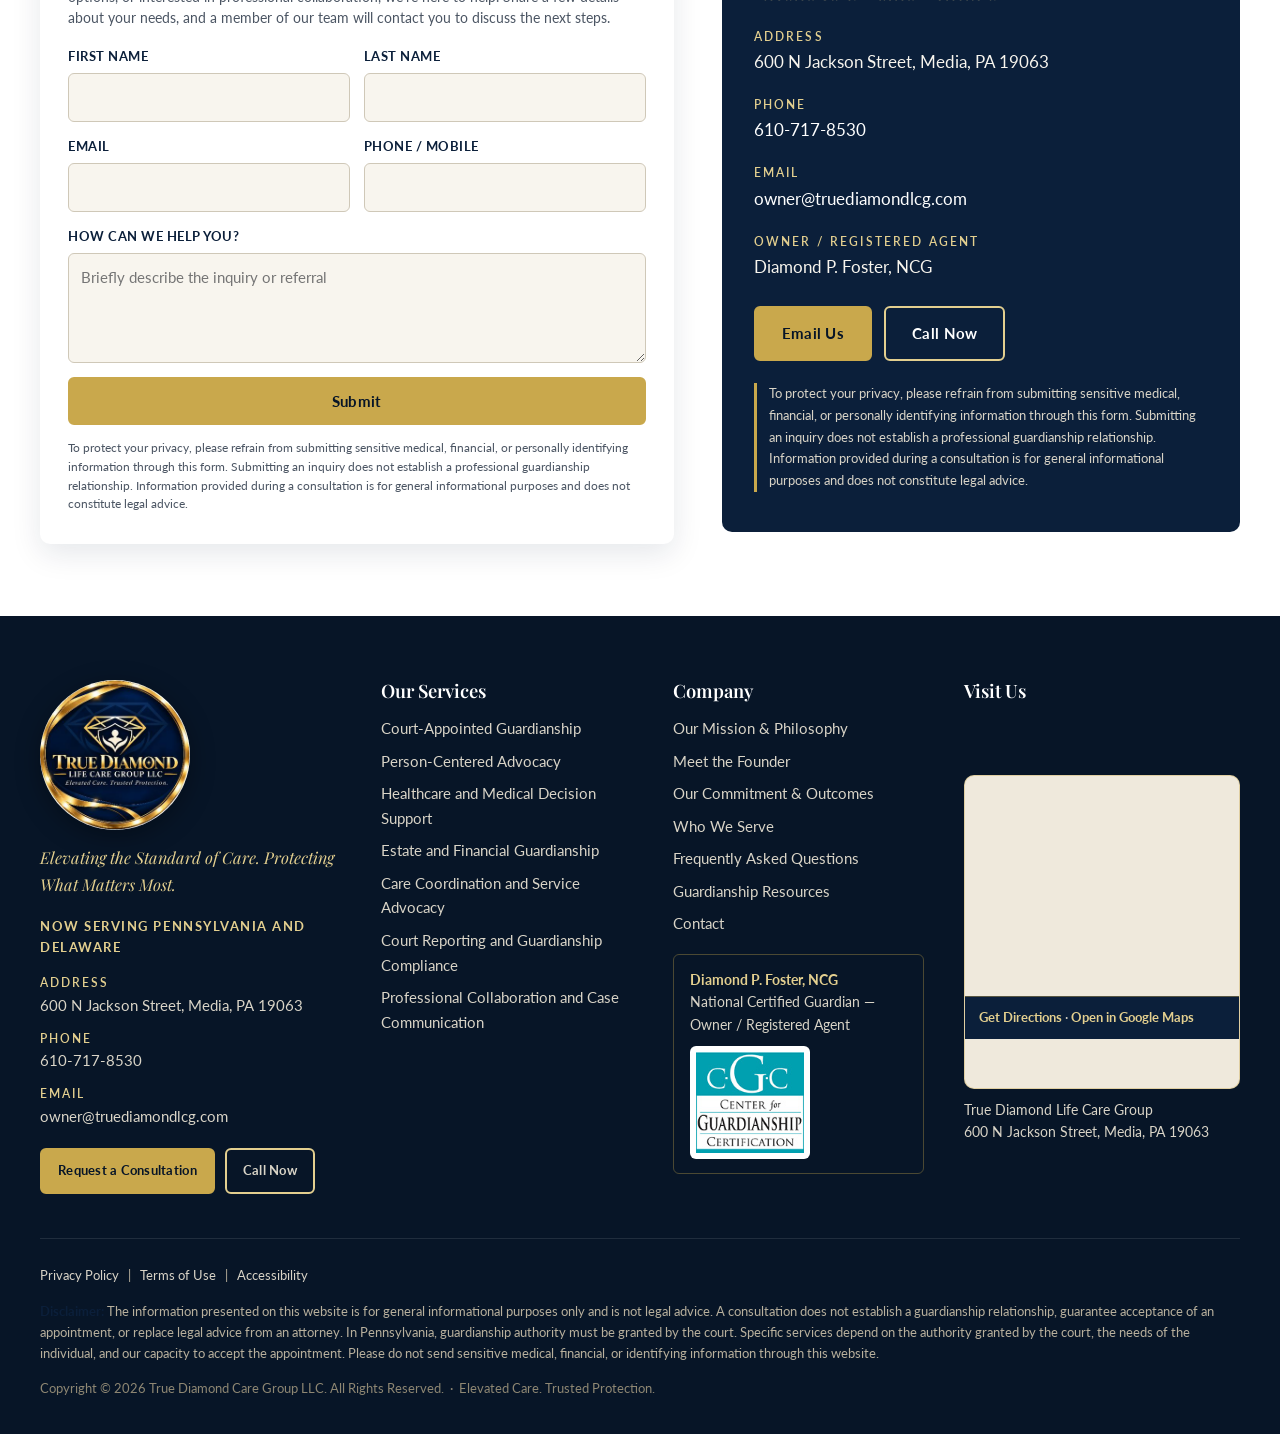
<file: site/service-person-centered-advocacy.html>
<!DOCTYPE html>
<html lang="en">
<head>
<meta charset="utf-8">
<meta name="viewport" content="width=device-width, initial-scale=1, viewport-fit=cover">
<meta name="theme-color" content="#0b1f3a">
<title>Person-Centered Advocacy | True Diamond Life Care Group</title>
<meta name="description" content="Individualized advocacy that recognizes each person&#x27;s preferences, values, needs, and personal history.">
<link rel="icon" type="image/png" href="assets/images/favicon.png">
<link rel="apple-touch-icon" href="assets/images/apple-touch-icon.png">
<link rel="preconnect" href="https://fonts.googleapis.com">
<link rel="preconnect" href="https://fonts.gstatic.com" crossorigin>
<link href="https://fonts.googleapis.com/css2?family=Lato:ital,wght@0,400;0,700;1,400&family=Playfair+Display:ital,wght@0,400;0,600;0,700;1,400&display=swap" rel="stylesheet">
<link rel="stylesheet" href="assets/style.css?v=55abed75">
</head>
<body>

<div class="topbar">
  <div class="container">
    <span class="tagline">Professional Guardianship &amp; Advocacy Services</span>
    <ul>
      <li><svg viewBox="0 0 24 24"><path d="M6.6 10.8a15.1 15.1 0 0 0 6.6 6.6l2.2-2.2a1 1 0 0 1 1-.25 11.4 11.4 0 0 0 3.6.57 1 1 0 0 1 1 1V20a1 1 0 0 1-1 1A17 17 0 0 1 3 4a1 1 0 0 1 1-1h3.5a1 1 0 0 1 1 1 11.4 11.4 0 0 0 .57 3.6 1 1 0 0 1-.25 1z"/></svg><a href="tel:+16107178530">610-717-8530</a></li>
      <li><svg viewBox="0 0 24 24"><path d="M20 4H4a2 2 0 0 0-2 2v12a2 2 0 0 0 2 2h16a2 2 0 0 0 2-2V6a2 2 0 0 0-2-2zm0 4-8 5-8-5V6l8 5 8-5z"/></svg><a href="mailto:owner@truediamondlcg.com">owner@truediamondlcg.com</a></li>
      <li><svg viewBox="0 0 24 24"><path d="M12 2a7 7 0 0 0-7 7c0 5.25 7 13 7 13s7-7.75 7-13a7 7 0 0 0-7-7zm0 9.5A2.5 2.5 0 1 1 12 6.5a2.5 2.5 0 0 1 0 5z"/></svg><span>600 N Jackson Street, Media, PA 19063</span></li>
    </ul>
  </div>
</div>
<header class="site-header">
  <div class="container">
    <a class="brand" href="index.html" aria-label="True Diamond Life Care Group home">
      <img class="brand-logo" src="assets/images/logo-160.png" srcset="assets/images/logo-160.png 1x, assets/images/logo-320.png 2x" alt="True Diamond Life Care Group logo" width="160" height="160">
      <span class="brand-text">
        <span class="brand-name">True Diamond Life Care Group LLC</span>
        <span class="brand-sub">Elevated Care &amp; Trusted Protection</span>
      </span>
    </a>
    <button class="nav-toggle" aria-label="Open menu" aria-expanded="false"><span></span><span></span><span></span></button>
    <nav class="nav" aria-label="Main">
      <ul>
        <li><a href="index.html">Home</a></li>
        <li class="has-sub"><a href="about.html">About</a>
          <ul class="sub">
            <li><a href="about.html">Our Mission &amp; Philosophy</a></li>
            <li><a href="founder.html">Meet the Founder</a></li>
            <li><a href="commitment.html">Our Commitment &amp; Outcomes</a></li>
          </ul>
        </li>
        <li class="has-sub"><a href="services.html">Services</a>
          <ul class="sub"><li><a href="services.html">All Guardianship Services</a></li><li><a href="service-court-appointed-guardianship.html">Court-Appointed Guardianship</a></li><li><a href="service-person-centered-advocacy.html">Person-Centered Advocacy</a></li><li><a href="service-healthcare-decision-support.html">Healthcare and Medical Decision Support</a></li><li><a href="service-estate-financial-guardianship.html">Estate and Financial Guardianship</a></li><li><a href="service-care-coordination.html">Care Coordination and Service Advocacy</a></li><li><a href="service-court-reporting-compliance.html">Court Reporting and Guardianship Compliance</a></li><li><a href="service-professional-collaboration.html">Professional Collaboration and Case Communication</a></li><li><a href="services.html#who-we-serve">Who We Serve</a></li><li><a href="commitment.html">Our Commitment &amp; Outcomes</a></li></ul>
        </li>
        <li><a href="faq.html">FAQ</a></li>
        <li><a href="resources.html">Resources</a></li>
        <li><a href="contact.html">Contact</a></li>
      </ul>
    </nav>
    <div class="header-cta">
      <a class="btn btn--gold" href="contact.html">Request a Consultation</a>
      <a class="btn btn--outline" href="tel:+16107178530">Call Now</a>
    </div>
  </div>
</header>
<div class="badge-strip"><span class="star">★</span> Elevating the Standard of Care. Protecting What Matters Most. <span class="star">★</span></div>

<main>

<section class="page-title">
  <div class="container">
    <p class="breadcrumb"><a href="index.html">Home</a><span>›</span><a href="services.html">Services</a><span>›</span>Person-Centered Advocacy</p>
    <h1>Person-Centered Advocacy</h1>
    <p class="meta">Guardianship Services · Media, Pennsylvania</p>
  </div>
</section>
<section class="inner">
  <div class="container">
    <div class="inner-grid">
      <div class="content">
        <h2>Person-Centered Advocacy Services We Provide</h2>
        <p class='intro'>Individualized advocacy that recognizes each person's preferences, values, needs, and personal history. We strive to ensure individuals are heard, respected, and involved in decisions to the greatest extent possible.</p>
        <div class="inline-form">
<div class="form-card">
  <h3>Request a Consultation</h3>
  <p class="form-note">Tell us about the situation and we will follow up to discuss whether our services may be an appropriate fit.</p>
  <form class="js-form" action="https://api.web3forms.com/submit" method="POST">
    <input type="hidden" name="access_key" value="e3c2bf45-0c92-43a9-92f1-59910344c0c0">
    <input type="hidden" name="subject" value="New Consultation Request — True Diamond website">
    <input type="hidden" name="from_name" value="True Diamond Website">
    <input type="checkbox" name="botcheck" class="hidden" style="display:none" tabindex="-1" autocomplete="off">
    <div class="form-grid">
      <div class="field"><label for="s-fn">First Name</label><input id="s-fn" name="first_name" type="text" required></div>
      <div class="field"><label for="s-ln">Last Name</label><input id="s-ln" name="last_name" type="text" required></div>
      <div class="field"><label for="s-em">Email</label><input id="s-em" name="email" type="email" required></div>
      <div class="field"><label for="s-ph">Phone / Mobile</label><input id="s-ph" name="phone" type="tel"></div>
      <div class="field full"><label for="s-msg">How can we help you?</label><textarea id="s-msg" name="message" placeholder="Briefly describe the inquiry or referral"></textarea></div>
    </div>
    <button class="btn btn--gold btn--block" type="submit">Submit</button>
    <div class="form-success">Thank you. Your inquiry has been received and we will be in touch.</div>
    <div class="form-error">Sorry — your message could not be sent. Please email <a href="mailto:owner@truediamondlcg.com">owner@truediamondlcg.com</a> or call <a href="tel:+16107178530">610-717-8530</a>.</div>
  </form>
  <p class="form-disclaimer">To protect your privacy, please refrain from submitting sensitive medical, financial, or personally identifying information through this form. Submitting an inquiry does not establish a professional guardianship relationship. Information provided during a consultation is for general informational purposes and does not constitute legal advice.</p>
</div></div>

        <img class="illus service-photo" src="assets/images/service-person-centered-advocacy.jpg" alt="A caregiver&#x27;s hands gently supporting an older adult holding a cane" style="object-position:50% 55%" loading="lazy" decoding="async">

        <h2>What This Service Includes</h2>
        <ul class="check-list"><li>Recognizing each person's preferences, values, needs, and personal history</li><li>Ensuring individuals are heard and respected</li><li>Involving the individual in decisions to the greatest extent possible</li><li>Promoting individual rights, dignity, and participation</li></ul>

        <h2>Who We Serve</h2>
        <p>True Diamond Life Care Group aims to support individuals across the lifespan who require court-appointed guardianship, subject to applicable law, court authorization, and our service capacity.</p>
        <ul><li>Adults who have been determined by a court to need a guardian.</li><li>Older adults who require assistance and protection through a court-appointed guardianship.</li><li>Individuals with disabilities or other circumstances affecting their ability to make certain decisions, as determined through the applicable legal process.</li><li>Courts, attorneys, families, and professionals seeking a qualified, compassionate guardian.</li></ul>

        <h2>Our Approach</h2>
        <p>At True Diamond Life Care Group, we believe that effective guardianship should make a meaningful difference in the lives of the individuals entrusted to our care. Our goal is to promote dignity, safeguard individual rights, support personal well-being, and ensure that every guardianship responsibility is approached with compassion, integrity, and accountability.</p>
        <p>Through thoughtful advocacy, responsible decision-making, and individualized attention, we strive to achieve outcomes that reflect each person's unique needs, preferences, circumstances, and best interests.</p>

        <div class="callout">
          <h3 style="margin-top:0">Our Promise</h3>
          <p>We approach every guardianship with the understanding that we have been entrusted with profound responsibility. While individual circumstances and outcomes may vary, our commitment to ethical service, empathetic advocacy, and professional accountability remains constant.</p>
        </div>

        <p class="note">Specific services depend on the authority granted by the court, the needs of the individual, and our capacity to accept the appointment. Please <a href="contact.html">contact us</a> to discuss a potential referral.</p>

        <h2>Work With a National Certified Guardian</h2>
        <p>If you are a family member, attorney, healthcare professional, or social worker seeking a qualified, compassionate guardian, True Diamond Life Care Group welcomes your inquiry.</p>
        <p><strong>Contact us today to discuss a potential referral.</strong></p>
        <p><a class="btn btn--gold" href="contact.html">Request a Consultation</a></p>
      </div>
      
<aside class="sidebar">
  <div class="side-card side-card--navy">
    <img class="founder-img " src="assets/images/founder.jpg" srcset="assets/images/founder-800.jpg 800w, assets/images/founder.jpg 1374w" sizes="(max-width: 980px) 100vw, 40vw" alt="Diamond Foster, Founder of True Diamond Life Care Group" width="1374" height="1145" loading="lazy" decoding="async">
    <h3>Diamond P. Foster, NCG</h3>
    <small>Founder | National Certified Guardian</small>
    <div class="call">610-717-8530</div>
    <small>Call Now</small>
    <a class="btn btn--gold btn--block" href="contact.html">Request a Consultation</a>
  </div>
  <div class="side-card">
    <h3>Our Guardianship Services</h3>
    <ul class="side-nav"><li><a href="service-court-appointed-guardianship.html">Court-Appointed Guardianship</a></li><li class="active"><a href="service-person-centered-advocacy.html">Person-Centered Advocacy</a></li><li><a href="service-healthcare-decision-support.html">Healthcare and Medical Decision Support</a></li><li><a href="service-estate-financial-guardianship.html">Estate and Financial Guardianship</a></li><li><a href="service-care-coordination.html">Care Coordination and Service Advocacy</a></li><li><a href="service-court-reporting-compliance.html">Court Reporting and Guardianship Compliance</a></li><li><a href="service-professional-collaboration.html">Professional Collaboration and Case Communication</a></li></ul>
  </div>
  <div class="side-card side-card--newsletter">
    <h3>Stay in Touch</h3>
    <form class="js-form" action="https://api.web3forms.com/submit" method="POST">
    <input type="hidden" name="access_key" value="e3c2bf45-0c92-43a9-92f1-59910344c0c0">
    <input type="hidden" name="subject" value="Stay in Touch signup — True Diamond website">
    <input type="hidden" name="from_name" value="True Diamond Website">
    <input type="checkbox" name="botcheck" class="hidden" style="display:none" tabindex="-1" autocomplete="off">
      <div class="form-grid">
        <div class="field"><label for="sb-fn">First Name</label><input id="sb-fn" type="text" name="first_name" required></div>
        <div class="field"><label for="sb-ln">Last Name</label><input id="sb-ln" type="text" name="last_name"></div>
        <div class="field"><label for="sb-em">Email</label><input id="sb-em" type="email" name="email" required></div>
        <div class="field"><label for="sb-ph">Phone / Mobile</label><input id="sb-ph" type="tel" name="phone"></div>
      </div>
      <button class="btn btn--navy btn--block" type="submit" style="margin-top:12px">Submit</button>
      <div class="form-success">Thank you — we will be in touch.</div>
      <div class="form-error">Sorry — that didn't go through. Please email <a href="mailto:owner@truediamondlcg.com">owner@truediamondlcg.com</a>.</div>
    </form>
  </div>
</aside>
    </div>
  </div>
</section>

<section class="logo-strip">
  <div class="container">
    <h2>Our Professional Affiliations</h2>
    <div class="logo-row logo-row--3">
      <div class="affil"><img src="assets/images/affil-cgc.png" alt="Center for Guardianship Certification" loading="lazy" decoding="async"></div><div class="affil"><img src="assets/images/affil-nga.png" alt="National Guardianship Association" loading="lazy" decoding="async"></div><div class="affil"><img src="assets/images/affil-cge.png" alt="The Center for Guardianship Excellence" loading="lazy" decoding="async"></div>
    </div>
  </div>
</section>
<section class="section section--ivory">
  <div class="container">
    <div class="section-head">
      <span class="eyebrow">Our Commitment</span>
      <h2>Meaningful Advocacy. Greater Peace of Mind. Protection With Purpose.</h2>
    </div>
    <div class="testi-grid">
<article class="testi">
  <div class="stars">★★★★★</div>
  <h3>Dignity, Respect &amp; Individualized Care</h3>
  <p>Every individual deserves to be treated as a person of inherent worth. We strive to honor personal preferences, respect individual values, and support participation in decisions to the greatest extent possible.</p>
  <div class="who"><img class="illus illus--avatar" src="assets/images/illus/value-dignity.svg" alt="Dignity, Respect &amp;amp; Individualized Care" loading="lazy" decoding="async"><span>What You Can Expect from Us</span></div>
</article>
<article class="testi">
  <div class="stars">★★★★★</div>
  <h3>Protection of Rights &amp; Best Interests</h3>
  <p>We are committed to advocating for the rights, safety, and well-being of those we serve, making decisions within our authorized responsibilities and in accordance with applicable law and court orders.</p>
  <div class="who"><img class="illus illus--avatar" src="assets/images/illus/value-rights.svg" alt="Protection of Rights &amp;amp; Best Interests" loading="lazy" decoding="async"><span>What You Can Expect from Us</span></div>
</article>
<article class="testi">
  <div class="stars">★★★★★</div>
  <h3>Responsible &amp; Ethical Decision-Making</h3>
  <p>Integrity guides our approach to every responsibility. We strive to exercise sound judgment, maintain appropriate documentation, uphold confidentiality, and fulfill our obligations with transparency and accountability.</p>
  <div class="who"><img class="illus illus--avatar" src="assets/images/illus/value-ethics.svg" alt="Responsible &amp;amp; Ethical Decision-Making" loading="lazy" decoding="async"><span>What You Can Expect from Us</span></div>
</article></div>
    <p style="text-align:center;margin-top:30px"><a class="btn btn--navy" href="commitment.html">See Our Full Commitment &amp; Expected Outcomes</a></p>
  </div>
</section>
<section class="section" id="contact">
  <div class="container">
    <div class="section-head">
      <span class="eyebrow">Get in touch</span>
      <h2>Contact Us</h2>
      <h3 style="font-family:var(--font-body);font-weight:400;color:var(--ink-soft)">Request a Consultation ↓</h3>
    </div>
    <div class="contact-grid">
      
<div class="form-card">
  <h3>Request a Consultation</h3>
  <p class="form-note">Whether you're seeking professional guardianship services for a loved one, exploring available options, or interested in professional collaboration, we're here to help. Share a few details about your needs, and a member of our team will contact you to discuss the next steps.</p>
  <form class="js-form" action="https://api.web3forms.com/submit" method="POST">
    <input type="hidden" name="access_key" value="e3c2bf45-0c92-43a9-92f1-59910344c0c0">
    <input type="hidden" name="subject" value="New Consultation Request — True Diamond website">
    <input type="hidden" name="from_name" value="True Diamond Website">
    <input type="checkbox" name="botcheck" class="hidden" style="display:none" tabindex="-1" autocomplete="off">
    <div class="form-grid">
      <div class="field"><label for="c-fn">First Name</label><input id="c-fn" name="first_name" type="text" required></div>
      <div class="field"><label for="c-ln">Last Name</label><input id="c-ln" name="last_name" type="text" required></div>
      <div class="field"><label for="c-em">Email</label><input id="c-em" name="email" type="email" required></div>
      <div class="field"><label for="c-ph">Phone / Mobile</label><input id="c-ph" name="phone" type="tel"></div>
      <div class="field full"><label for="c-msg">How can we help you?</label><textarea id="c-msg" name="message" placeholder="Briefly describe the inquiry or referral"></textarea></div>
    </div>
    <button class="btn btn--gold btn--block" type="submit">Submit</button>
    <div class="form-success">Thank you. Your inquiry has been received and we will be in touch.</div>
    <div class="form-error">Sorry — your message could not be sent. Please email <a href="mailto:owner@truediamondlcg.com">owner@truediamondlcg.com</a> or call <a href="tel:+16107178530">610-717-8530</a>.</div>
  </form>
  <p class="form-disclaimer">To protect your privacy, please refrain from submitting sensitive medical, financial, or personally identifying information through this form. Submitting an inquiry does not establish a professional guardianship relationship. Information provided during a consultation is for general informational purposes and does not constitute legal advice.</p>
</div>
      <div class="contact-info">
        <h3>True Diamond Life Care Group</h3>
        <p style="color:var(--gold-soft);font-family:var(--font-head);font-style:italic">Elevated Care. Trusted Protection.</p>
        <h4>Address</h4>
        <p>600 N Jackson Street, Media, PA 19063</p>
        <h4>Phone</h4>
        <p><a href="tel:+16107178530">610-717-8530</a></p>
        <h4>Email</h4>
        <p><a href="mailto:owner@truediamondlcg.com">owner@truediamondlcg.com</a></p>
        <h4>Owner / Registered Agent</h4>
        <p>Diamond P. Foster, NCG</p>
        <a class="btn btn--gold" href="mailto:owner@truediamondlcg.com">Email Us</a>
        <a class="btn btn--outline-light" href="tel:+16107178530">Call Now</a>
        <p class="privacy-note">To protect your privacy, please refrain from submitting sensitive medical, financial, or personally identifying information through this form. Submitting an inquiry does not establish a professional guardianship relationship. Information provided during a consultation is for general informational purposes and does not constitute legal advice.</p>
      </div>
    </div>
  </div>
</section>

</main>

<footer class="site-footer">
  <div class="container">
    <div class="footer-main">
      <div class="footer-brand">
        <a class="brand brand--footer" href="index.html"><img class="brand-logo brand-logo--lg" src="assets/images/logo-320.png" alt="True Diamond Life Care Group logo" width="320" height="320" loading="lazy"></a>
        <p class="tag">Elevating the Standard of Care. Protecting What Matters Most.</p>
        <p class="serving-footer">Now Serving Pennsylvania and Delaware</p>
        <h5>Address</h5><p>600 N Jackson Street, Media, PA 19063</p>
        <h5>Phone</h5><p><a href="tel:+16107178530">610-717-8530</a></p>
        <h5>Email</h5><p><a href="mailto:owner@truediamondlcg.com">owner@truediamondlcg.com</a></p>
        <div style="margin-top:16px">
          <a class="btn btn--gold" href="contact.html">Request a Consultation</a>
          <a class="btn btn--outline-light" href="tel:+16107178530">Call Now</a>
        </div>
      </div>
      <div>
        <h4>Our Services</h4>
        <ul><li><a href="service-court-appointed-guardianship.html">Court-Appointed Guardianship</a></li><li><a href="service-person-centered-advocacy.html">Person-Centered Advocacy</a></li><li><a href="service-healthcare-decision-support.html">Healthcare and Medical Decision Support</a></li><li><a href="service-estate-financial-guardianship.html">Estate and Financial Guardianship</a></li><li><a href="service-care-coordination.html">Care Coordination and Service Advocacy</a></li><li><a href="service-court-reporting-compliance.html">Court Reporting and Guardianship Compliance</a></li><li><a href="service-professional-collaboration.html">Professional Collaboration and Case Communication</a></li></ul>
      </div>
      <div>
        <h4>Company</h4>
        <ul>
          <li><a href="about.html">Our Mission &amp; Philosophy</a></li>
          <li><a href="founder.html">Meet the Founder</a></li>
          <li><a href="commitment.html">Our Commitment &amp; Outcomes</a></li>
          <li><a href="services.html#who-we-serve">Who We Serve</a></li>
          <li><a href="faq.html">Frequently Asked Questions</a></li>
          <li><a href="resources.html">Guardianship Resources</a></li>
          <li><a href="contact.html">Contact</a></li>
        </ul>
        <div class="footer-cred">
          <strong>Diamond P. Foster, NCG</strong>
          National Certified Guardian — Owner / Registered Agent
          <div style="margin-top:10px"><img class="cert-badge" src="assets/images/affil-cgc.png" alt="Center for Guardianship Certification"></div>
        </div>
      </div>
      <div class="footer-map">
        <h4>Visit Us</h4>
        <div class="gmap gmap--footer">
  <iframe src="https://maps.google.com/maps?q=600+N+Jackson+Street,+Media,+PA+19063&z=15&output=embed" width="100%" height="220" style="border:0" loading="lazy" allowfullscreen referrerpolicy="no-referrer-when-downgrade" title="Map of 600 N Jackson Street, Media, PA 19063"></iframe>
  <div class="gmap-links"><a href="https://www.google.com/maps/dir/?api=1&destination=600+N+Jackson+Street,+Media,+PA+19063" target="_blank" rel="noopener">Get Directions</a> · <a href="https://www.google.com/maps/search/?api=1&query=600+N+Jackson+Street,+Media,+PA+19063" target="_blank" rel="noopener">Open in Google Maps</a></div>
</div>
        <p class="addr">True Diamond Life Care Group<br>600 N Jackson Street, Media, PA 19063</p>
      </div>
    </div>
    <div class="footer-legal">
      <p class="policy"><a href="#">Privacy Policy</a> | <a href="#">Terms of Use</a> | <a href="#">Accessibility</a></p>
      <p class="disclaimer"><strong>Disclaimer:</strong> The information presented on this website is for general informational purposes only and is not legal advice. A consultation does not establish a guardianship relationship, guarantee acceptance of an appointment, or replace legal advice from an attorney. In Pennsylvania, guardianship authority must be granted by the court. Specific services depend on the authority granted by the court, the needs of the individual, and our capacity to accept the appointment. Please do not send sensitive medical, financial, or identifying information through this website.</p>
      <p class="copy">Copyright © <span data-year>2026</span> True Diamond Care Group LLC. All Rights Reserved. &nbsp;·&nbsp; Elevated Care. Trusted Protection.</p>
    </div>
  </div>
</footer>
<a class="float-cta" href="contact.html">Request a Consultation</a>
<div class="mobile-bar" role="navigation" aria-label="Quick actions">
  <a class="btn btn--outline" href="tel:+16107178530">Call Now</a>
  <a class="btn btn--gold" href="contact.html">Request a Consultation</a>
</div>

<script src="assets/main.js?v=4a3849b5"></script>
</body>
</html>
</file>
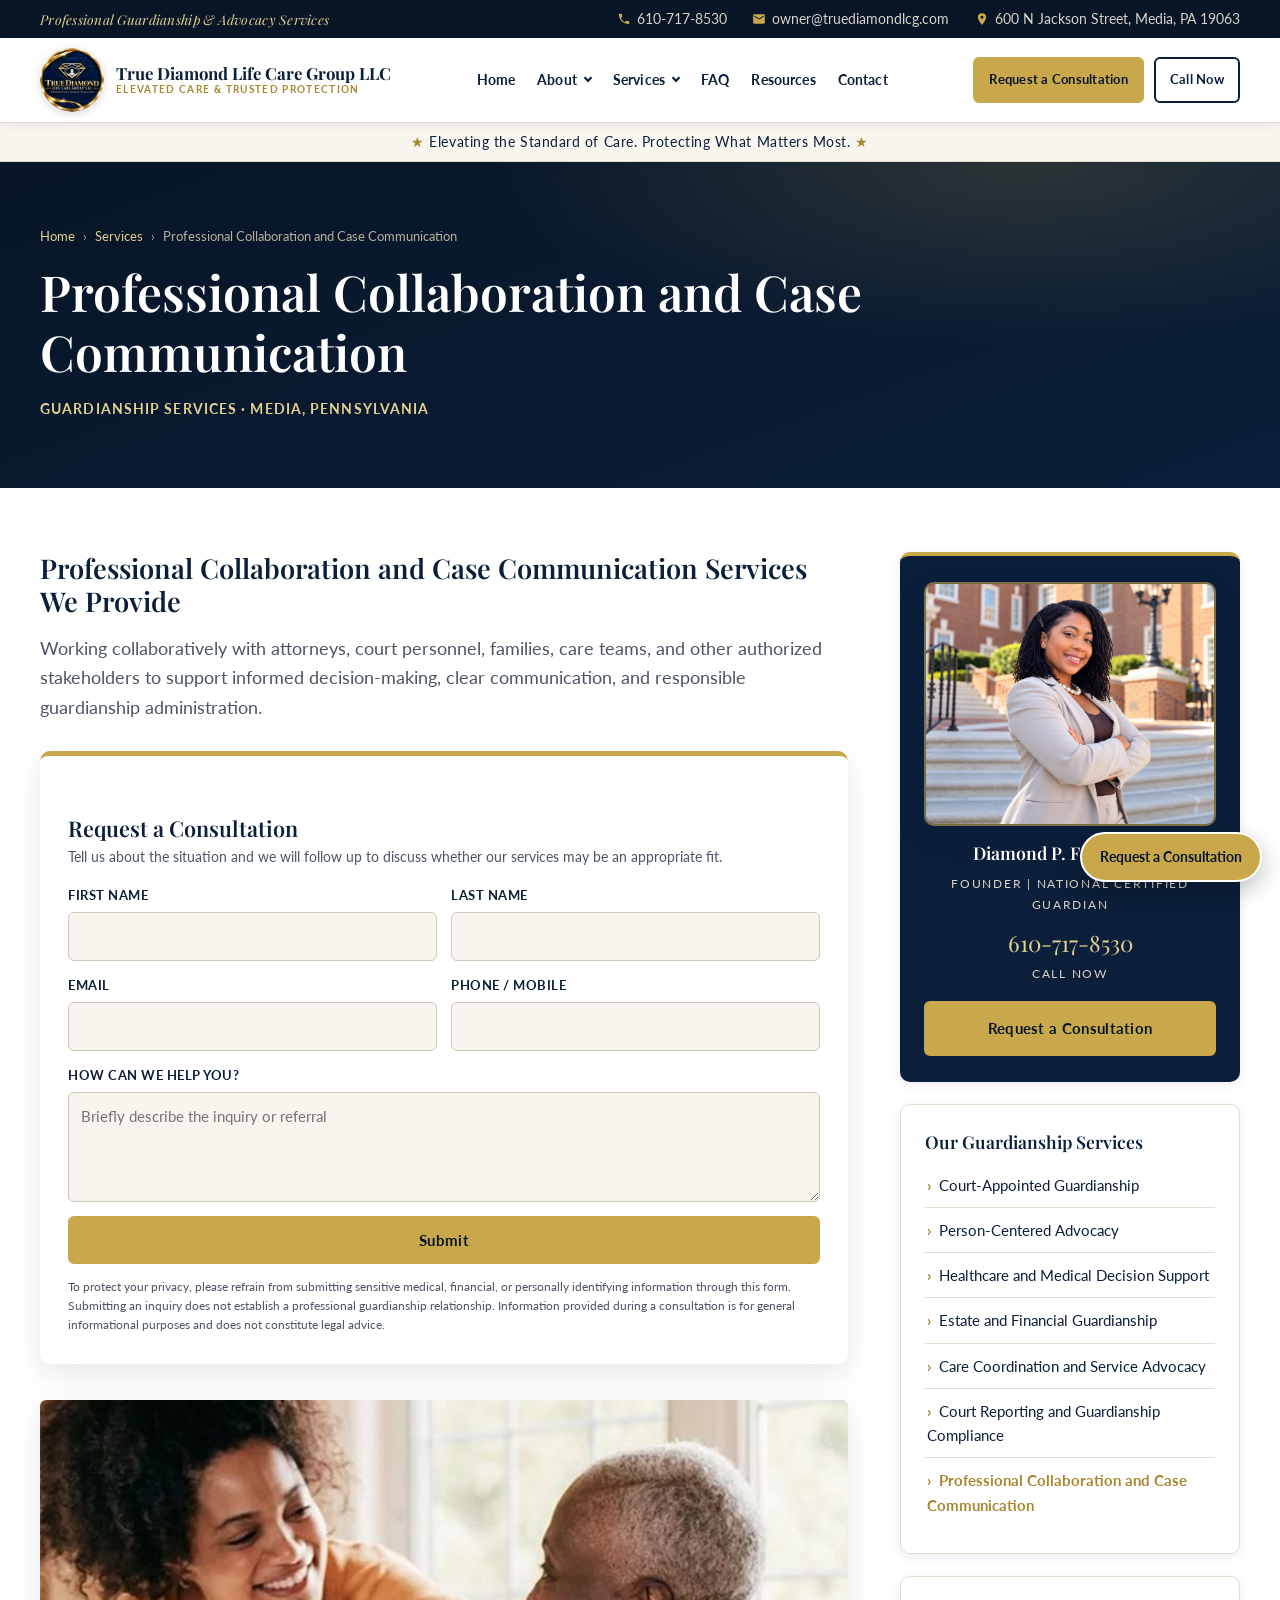
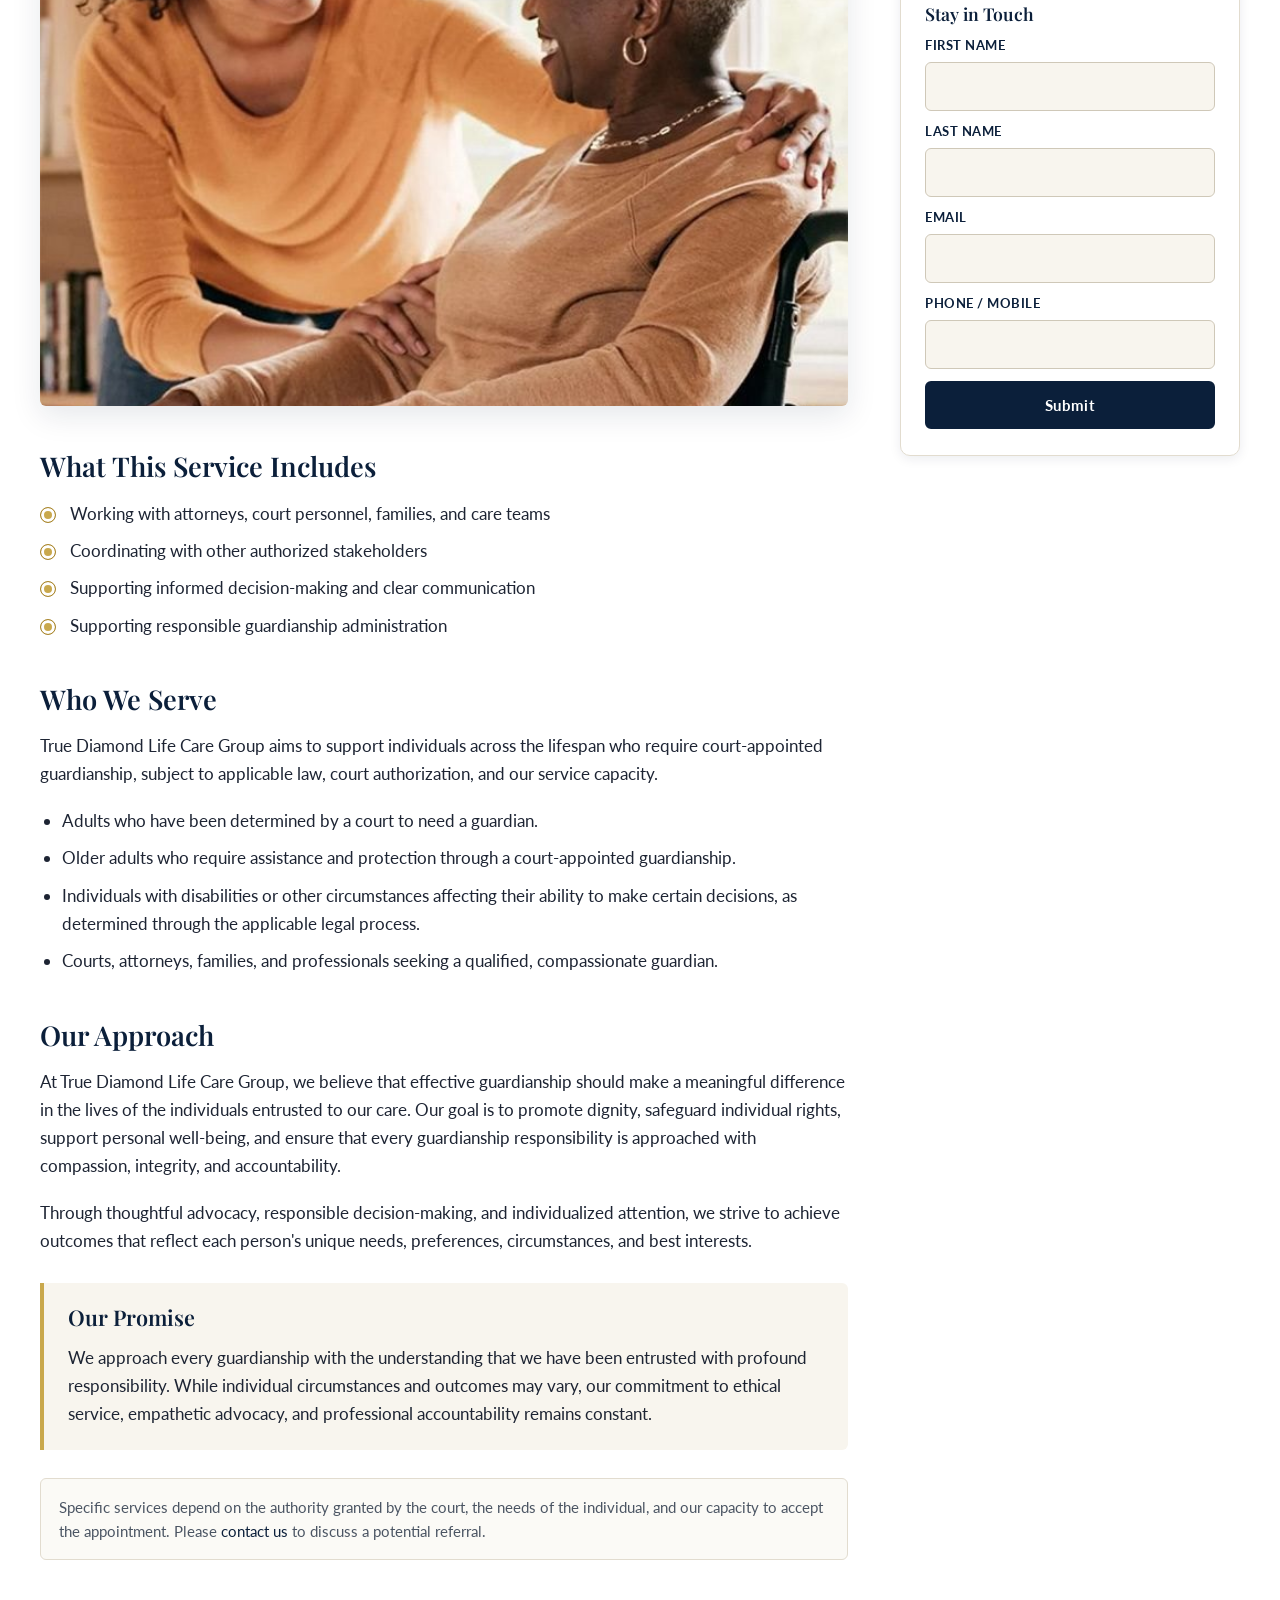
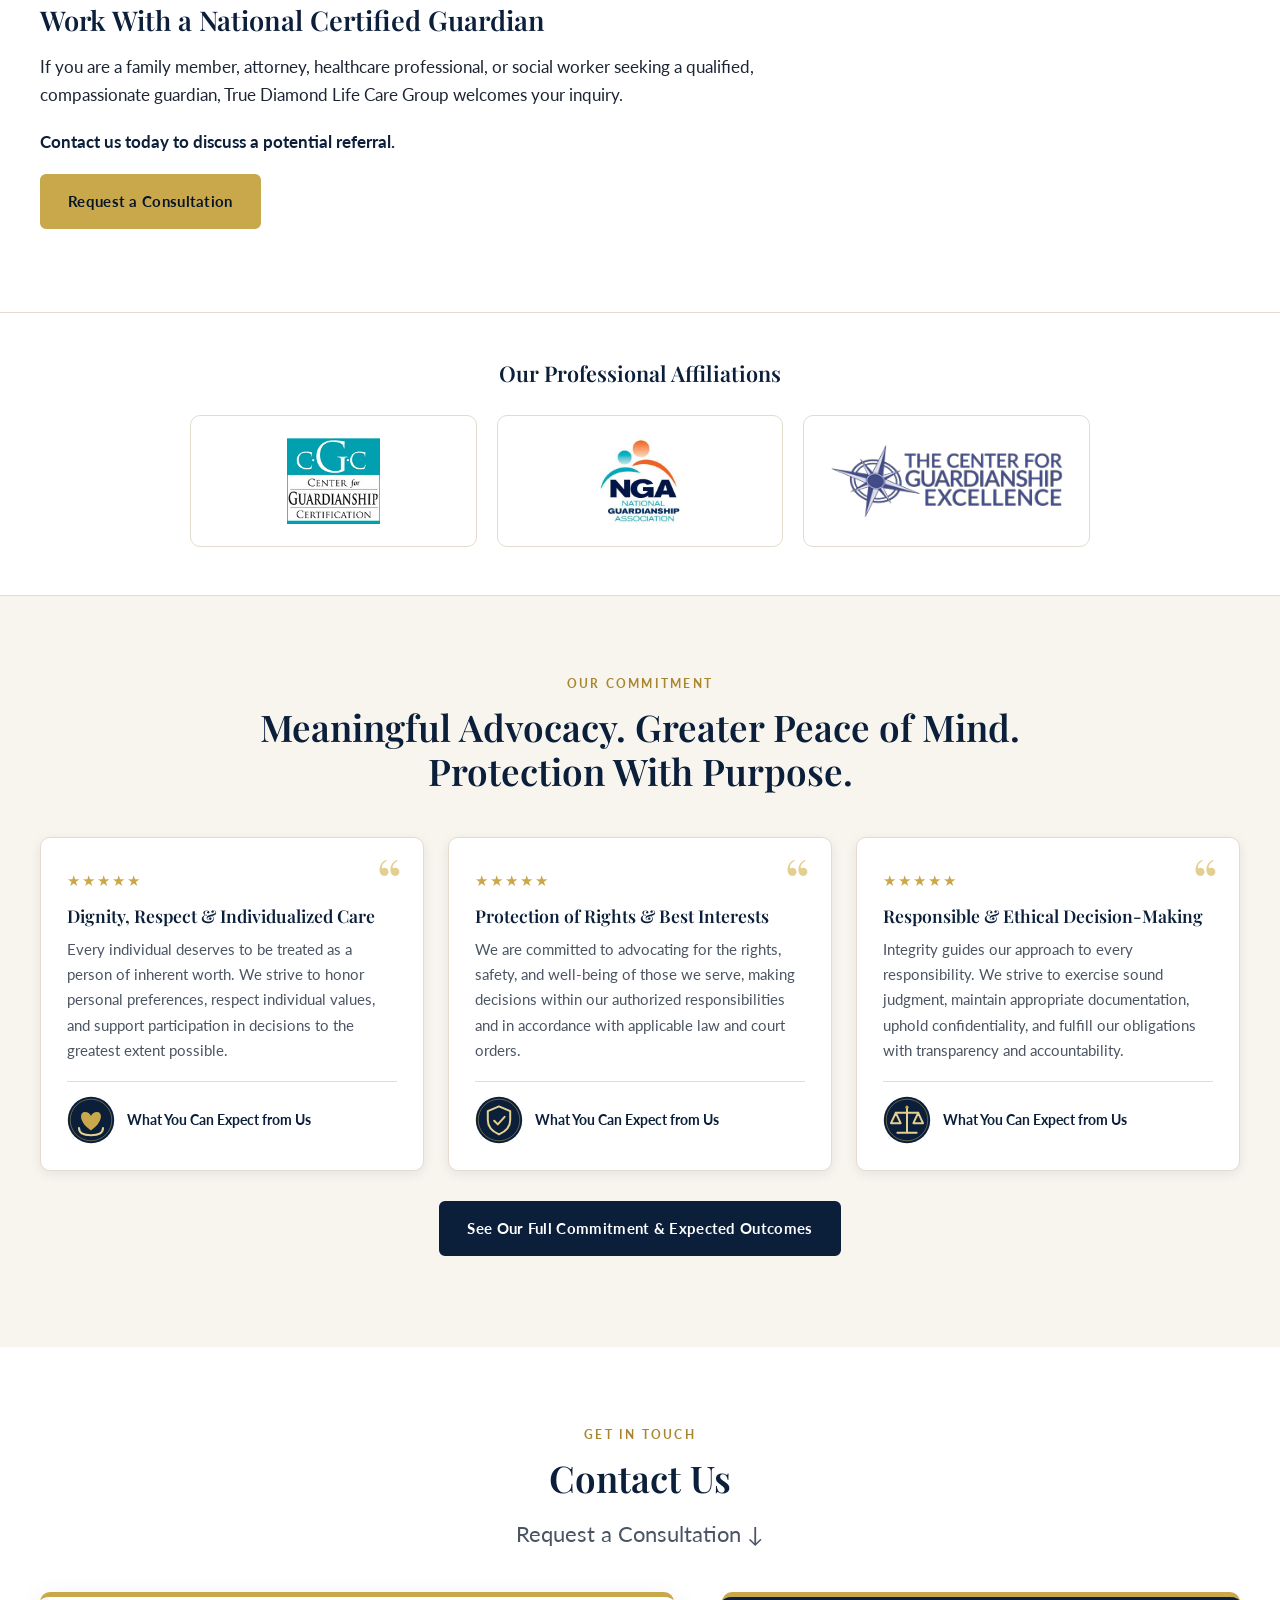
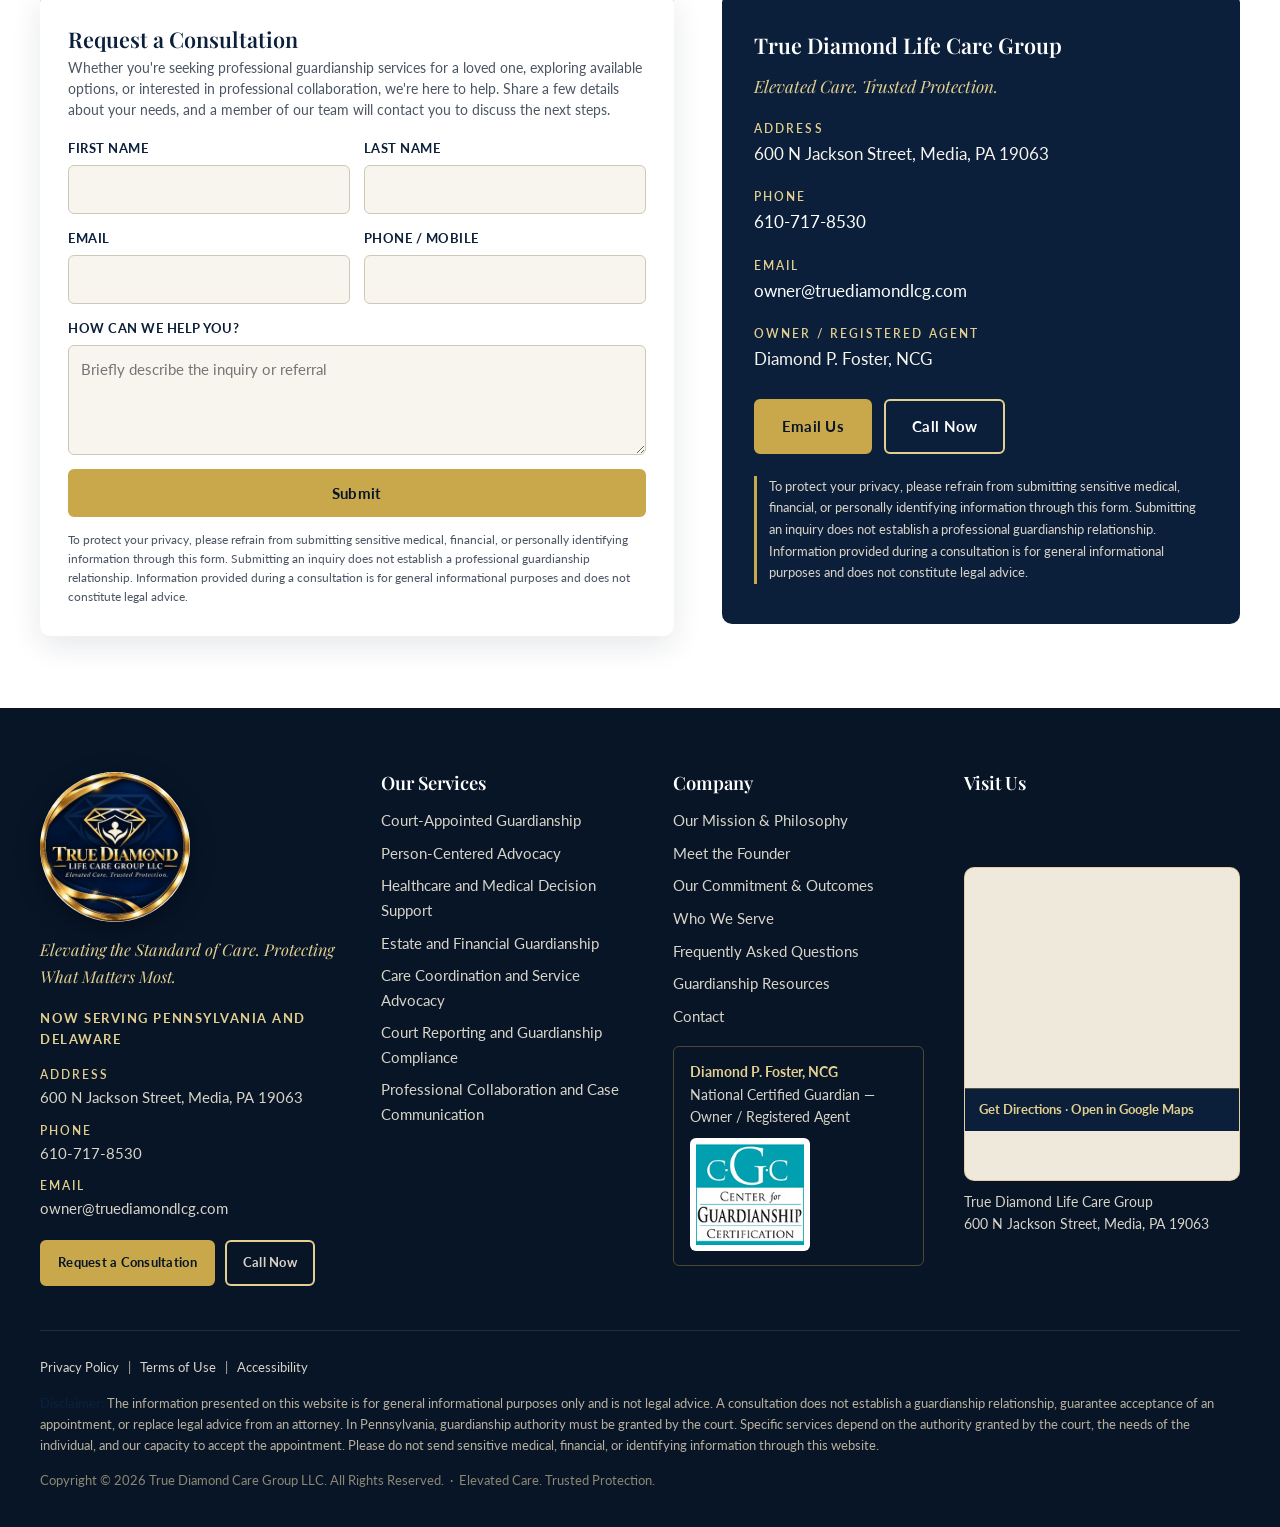
<file: site/service-professional-collaboration.html>
<!DOCTYPE html>
<html lang="en">
<head>
<meta charset="utf-8">
<meta name="viewport" content="width=device-width, initial-scale=1, viewport-fit=cover">
<meta name="theme-color" content="#0b1f3a">
<title>Professional Collaboration and Case Communication | True Diamond Life Care Group</title>
<meta name="description" content="Working collaboratively with attorneys, court personnel, families, care teams, and other authorized stakeholders.">
<link rel="icon" type="image/png" href="assets/images/favicon.png">
<link rel="apple-touch-icon" href="assets/images/apple-touch-icon.png">
<link rel="preconnect" href="https://fonts.googleapis.com">
<link rel="preconnect" href="https://fonts.gstatic.com" crossorigin>
<link href="https://fonts.googleapis.com/css2?family=Lato:ital,wght@0,400;0,700;1,400&family=Playfair+Display:ital,wght@0,400;0,600;0,700;1,400&display=swap" rel="stylesheet">
<link rel="stylesheet" href="assets/style.css?v=55abed75">
</head>
<body>

<div class="topbar">
  <div class="container">
    <span class="tagline">Professional Guardianship &amp; Advocacy Services</span>
    <ul>
      <li><svg viewBox="0 0 24 24"><path d="M6.6 10.8a15.1 15.1 0 0 0 6.6 6.6l2.2-2.2a1 1 0 0 1 1-.25 11.4 11.4 0 0 0 3.6.57 1 1 0 0 1 1 1V20a1 1 0 0 1-1 1A17 17 0 0 1 3 4a1 1 0 0 1 1-1h3.5a1 1 0 0 1 1 1 11.4 11.4 0 0 0 .57 3.6 1 1 0 0 1-.25 1z"/></svg><a href="tel:+16107178530">610-717-8530</a></li>
      <li><svg viewBox="0 0 24 24"><path d="M20 4H4a2 2 0 0 0-2 2v12a2 2 0 0 0 2 2h16a2 2 0 0 0 2-2V6a2 2 0 0 0-2-2zm0 4-8 5-8-5V6l8 5 8-5z"/></svg><a href="mailto:owner@truediamondlcg.com">owner@truediamondlcg.com</a></li>
      <li><svg viewBox="0 0 24 24"><path d="M12 2a7 7 0 0 0-7 7c0 5.25 7 13 7 13s7-7.75 7-13a7 7 0 0 0-7-7zm0 9.5A2.5 2.5 0 1 1 12 6.5a2.5 2.5 0 0 1 0 5z"/></svg><span>600 N Jackson Street, Media, PA 19063</span></li>
    </ul>
  </div>
</div>
<header class="site-header">
  <div class="container">
    <a class="brand" href="index.html" aria-label="True Diamond Life Care Group home">
      <img class="brand-logo" src="assets/images/logo-160.png" srcset="assets/images/logo-160.png 1x, assets/images/logo-320.png 2x" alt="True Diamond Life Care Group logo" width="160" height="160">
      <span class="brand-text">
        <span class="brand-name">True Diamond Life Care Group LLC</span>
        <span class="brand-sub">Elevated Care &amp; Trusted Protection</span>
      </span>
    </a>
    <button class="nav-toggle" aria-label="Open menu" aria-expanded="false"><span></span><span></span><span></span></button>
    <nav class="nav" aria-label="Main">
      <ul>
        <li><a href="index.html">Home</a></li>
        <li class="has-sub"><a href="about.html">About</a>
          <ul class="sub">
            <li><a href="about.html">Our Mission &amp; Philosophy</a></li>
            <li><a href="founder.html">Meet the Founder</a></li>
            <li><a href="commitment.html">Our Commitment &amp; Outcomes</a></li>
          </ul>
        </li>
        <li class="has-sub"><a href="services.html">Services</a>
          <ul class="sub"><li><a href="services.html">All Guardianship Services</a></li><li><a href="service-court-appointed-guardianship.html">Court-Appointed Guardianship</a></li><li><a href="service-person-centered-advocacy.html">Person-Centered Advocacy</a></li><li><a href="service-healthcare-decision-support.html">Healthcare and Medical Decision Support</a></li><li><a href="service-estate-financial-guardianship.html">Estate and Financial Guardianship</a></li><li><a href="service-care-coordination.html">Care Coordination and Service Advocacy</a></li><li><a href="service-court-reporting-compliance.html">Court Reporting and Guardianship Compliance</a></li><li><a href="service-professional-collaboration.html">Professional Collaboration and Case Communication</a></li><li><a href="services.html#who-we-serve">Who We Serve</a></li><li><a href="commitment.html">Our Commitment &amp; Outcomes</a></li></ul>
        </li>
        <li><a href="faq.html">FAQ</a></li>
        <li><a href="resources.html">Resources</a></li>
        <li><a href="contact.html">Contact</a></li>
      </ul>
    </nav>
    <div class="header-cta">
      <a class="btn btn--gold" href="contact.html">Request a Consultation</a>
      <a class="btn btn--outline" href="tel:+16107178530">Call Now</a>
    </div>
  </div>
</header>
<div class="badge-strip"><span class="star">★</span> Elevating the Standard of Care. Protecting What Matters Most. <span class="star">★</span></div>

<main>

<section class="page-title">
  <div class="container">
    <p class="breadcrumb"><a href="index.html">Home</a><span>›</span><a href="services.html">Services</a><span>›</span>Professional Collaboration and Case Communication</p>
    <h1>Professional Collaboration and Case Communication</h1>
    <p class="meta">Guardianship Services · Media, Pennsylvania</p>
  </div>
</section>
<section class="inner">
  <div class="container">
    <div class="inner-grid">
      <div class="content">
        <h2>Professional Collaboration and Case Communication Services We Provide</h2>
        <p class='intro'>Working collaboratively with attorneys, court personnel, families, care teams, and other authorized stakeholders to support informed decision-making, clear communication, and responsible guardianship administration.</p>
        <div class="inline-form">
<div class="form-card">
  <h3>Request a Consultation</h3>
  <p class="form-note">Tell us about the situation and we will follow up to discuss whether our services may be an appropriate fit.</p>
  <form class="js-form" action="https://api.web3forms.com/submit" method="POST">
    <input type="hidden" name="access_key" value="e3c2bf45-0c92-43a9-92f1-59910344c0c0">
    <input type="hidden" name="subject" value="New Consultation Request — True Diamond website">
    <input type="hidden" name="from_name" value="True Diamond Website">
    <input type="checkbox" name="botcheck" class="hidden" style="display:none" tabindex="-1" autocomplete="off">
    <div class="form-grid">
      <div class="field"><label for="s-fn">First Name</label><input id="s-fn" name="first_name" type="text" required></div>
      <div class="field"><label for="s-ln">Last Name</label><input id="s-ln" name="last_name" type="text" required></div>
      <div class="field"><label for="s-em">Email</label><input id="s-em" name="email" type="email" required></div>
      <div class="field"><label for="s-ph">Phone / Mobile</label><input id="s-ph" name="phone" type="tel"></div>
      <div class="field full"><label for="s-msg">How can we help you?</label><textarea id="s-msg" name="message" placeholder="Briefly describe the inquiry or referral"></textarea></div>
    </div>
    <button class="btn btn--gold btn--block" type="submit">Submit</button>
    <div class="form-success">Thank you. Your inquiry has been received and we will be in touch.</div>
    <div class="form-error">Sorry — your message could not be sent. Please email <a href="mailto:owner@truediamondlcg.com">owner@truediamondlcg.com</a> or call <a href="tel:+16107178530">610-717-8530</a>.</div>
  </form>
  <p class="form-disclaimer">To protect your privacy, please refrain from submitting sensitive medical, financial, or personally identifying information through this form. Submitting an inquiry does not establish a professional guardianship relationship. Information provided during a consultation is for general informational purposes and does not constitute legal advice.</p>
</div></div>

        <img class="illus service-photo" src="assets/images/service-professional-collaboration.jpg" alt="A caregiver smiling with an older woman seated in a wheelchair" style="object-position:50% 28%" loading="lazy" decoding="async">

        <h2>What This Service Includes</h2>
        <ul class="check-list"><li>Working with attorneys, court personnel, families, and care teams</li><li>Coordinating with other authorized stakeholders</li><li>Supporting informed decision-making and clear communication</li><li>Supporting responsible guardianship administration</li></ul>

        <h2>Who We Serve</h2>
        <p>True Diamond Life Care Group aims to support individuals across the lifespan who require court-appointed guardianship, subject to applicable law, court authorization, and our service capacity.</p>
        <ul><li>Adults who have been determined by a court to need a guardian.</li><li>Older adults who require assistance and protection through a court-appointed guardianship.</li><li>Individuals with disabilities or other circumstances affecting their ability to make certain decisions, as determined through the applicable legal process.</li><li>Courts, attorneys, families, and professionals seeking a qualified, compassionate guardian.</li></ul>

        <h2>Our Approach</h2>
        <p>At True Diamond Life Care Group, we believe that effective guardianship should make a meaningful difference in the lives of the individuals entrusted to our care. Our goal is to promote dignity, safeguard individual rights, support personal well-being, and ensure that every guardianship responsibility is approached with compassion, integrity, and accountability.</p>
        <p>Through thoughtful advocacy, responsible decision-making, and individualized attention, we strive to achieve outcomes that reflect each person's unique needs, preferences, circumstances, and best interests.</p>

        <div class="callout">
          <h3 style="margin-top:0">Our Promise</h3>
          <p>We approach every guardianship with the understanding that we have been entrusted with profound responsibility. While individual circumstances and outcomes may vary, our commitment to ethical service, empathetic advocacy, and professional accountability remains constant.</p>
        </div>

        <p class="note">Specific services depend on the authority granted by the court, the needs of the individual, and our capacity to accept the appointment. Please <a href="contact.html">contact us</a> to discuss a potential referral.</p>

        <h2>Work With a National Certified Guardian</h2>
        <p>If you are a family member, attorney, healthcare professional, or social worker seeking a qualified, compassionate guardian, True Diamond Life Care Group welcomes your inquiry.</p>
        <p><strong>Contact us today to discuss a potential referral.</strong></p>
        <p><a class="btn btn--gold" href="contact.html">Request a Consultation</a></p>
      </div>
      
<aside class="sidebar">
  <div class="side-card side-card--navy">
    <img class="founder-img " src="assets/images/founder.jpg" srcset="assets/images/founder-800.jpg 800w, assets/images/founder.jpg 1374w" sizes="(max-width: 980px) 100vw, 40vw" alt="Diamond Foster, Founder of True Diamond Life Care Group" width="1374" height="1145" loading="lazy" decoding="async">
    <h3>Diamond P. Foster, NCG</h3>
    <small>Founder | National Certified Guardian</small>
    <div class="call">610-717-8530</div>
    <small>Call Now</small>
    <a class="btn btn--gold btn--block" href="contact.html">Request a Consultation</a>
  </div>
  <div class="side-card">
    <h3>Our Guardianship Services</h3>
    <ul class="side-nav"><li><a href="service-court-appointed-guardianship.html">Court-Appointed Guardianship</a></li><li><a href="service-person-centered-advocacy.html">Person-Centered Advocacy</a></li><li><a href="service-healthcare-decision-support.html">Healthcare and Medical Decision Support</a></li><li><a href="service-estate-financial-guardianship.html">Estate and Financial Guardianship</a></li><li><a href="service-care-coordination.html">Care Coordination and Service Advocacy</a></li><li><a href="service-court-reporting-compliance.html">Court Reporting and Guardianship Compliance</a></li><li class="active"><a href="service-professional-collaboration.html">Professional Collaboration and Case Communication</a></li></ul>
  </div>
  <div class="side-card side-card--newsletter">
    <h3>Stay in Touch</h3>
    <form class="js-form" action="https://api.web3forms.com/submit" method="POST">
    <input type="hidden" name="access_key" value="e3c2bf45-0c92-43a9-92f1-59910344c0c0">
    <input type="hidden" name="subject" value="Stay in Touch signup — True Diamond website">
    <input type="hidden" name="from_name" value="True Diamond Website">
    <input type="checkbox" name="botcheck" class="hidden" style="display:none" tabindex="-1" autocomplete="off">
      <div class="form-grid">
        <div class="field"><label for="sb-fn">First Name</label><input id="sb-fn" type="text" name="first_name" required></div>
        <div class="field"><label for="sb-ln">Last Name</label><input id="sb-ln" type="text" name="last_name"></div>
        <div class="field"><label for="sb-em">Email</label><input id="sb-em" type="email" name="email" required></div>
        <div class="field"><label for="sb-ph">Phone / Mobile</label><input id="sb-ph" type="tel" name="phone"></div>
      </div>
      <button class="btn btn--navy btn--block" type="submit" style="margin-top:12px">Submit</button>
      <div class="form-success">Thank you — we will be in touch.</div>
      <div class="form-error">Sorry — that didn't go through. Please email <a href="mailto:owner@truediamondlcg.com">owner@truediamondlcg.com</a>.</div>
    </form>
  </div>
</aside>
    </div>
  </div>
</section>

<section class="logo-strip">
  <div class="container">
    <h2>Our Professional Affiliations</h2>
    <div class="logo-row logo-row--3">
      <div class="affil"><img src="assets/images/affil-cgc.png" alt="Center for Guardianship Certification" loading="lazy" decoding="async"></div><div class="affil"><img src="assets/images/affil-nga.png" alt="National Guardianship Association" loading="lazy" decoding="async"></div><div class="affil"><img src="assets/images/affil-cge.png" alt="The Center for Guardianship Excellence" loading="lazy" decoding="async"></div>
    </div>
  </div>
</section>
<section class="section section--ivory">
  <div class="container">
    <div class="section-head">
      <span class="eyebrow">Our Commitment</span>
      <h2>Meaningful Advocacy. Greater Peace of Mind. Protection With Purpose.</h2>
    </div>
    <div class="testi-grid">
<article class="testi">
  <div class="stars">★★★★★</div>
  <h3>Dignity, Respect &amp; Individualized Care</h3>
  <p>Every individual deserves to be treated as a person of inherent worth. We strive to honor personal preferences, respect individual values, and support participation in decisions to the greatest extent possible.</p>
  <div class="who"><img class="illus illus--avatar" src="assets/images/illus/value-dignity.svg" alt="Dignity, Respect &amp;amp; Individualized Care" loading="lazy" decoding="async"><span>What You Can Expect from Us</span></div>
</article>
<article class="testi">
  <div class="stars">★★★★★</div>
  <h3>Protection of Rights &amp; Best Interests</h3>
  <p>We are committed to advocating for the rights, safety, and well-being of those we serve, making decisions within our authorized responsibilities and in accordance with applicable law and court orders.</p>
  <div class="who"><img class="illus illus--avatar" src="assets/images/illus/value-rights.svg" alt="Protection of Rights &amp;amp; Best Interests" loading="lazy" decoding="async"><span>What You Can Expect from Us</span></div>
</article>
<article class="testi">
  <div class="stars">★★★★★</div>
  <h3>Responsible &amp; Ethical Decision-Making</h3>
  <p>Integrity guides our approach to every responsibility. We strive to exercise sound judgment, maintain appropriate documentation, uphold confidentiality, and fulfill our obligations with transparency and accountability.</p>
  <div class="who"><img class="illus illus--avatar" src="assets/images/illus/value-ethics.svg" alt="Responsible &amp;amp; Ethical Decision-Making" loading="lazy" decoding="async"><span>What You Can Expect from Us</span></div>
</article></div>
    <p style="text-align:center;margin-top:30px"><a class="btn btn--navy" href="commitment.html">See Our Full Commitment &amp; Expected Outcomes</a></p>
  </div>
</section>
<section class="section" id="contact">
  <div class="container">
    <div class="section-head">
      <span class="eyebrow">Get in touch</span>
      <h2>Contact Us</h2>
      <h3 style="font-family:var(--font-body);font-weight:400;color:var(--ink-soft)">Request a Consultation ↓</h3>
    </div>
    <div class="contact-grid">
      
<div class="form-card">
  <h3>Request a Consultation</h3>
  <p class="form-note">Whether you're seeking professional guardianship services for a loved one, exploring available options, or interested in professional collaboration, we're here to help. Share a few details about your needs, and a member of our team will contact you to discuss the next steps.</p>
  <form class="js-form" action="https://api.web3forms.com/submit" method="POST">
    <input type="hidden" name="access_key" value="e3c2bf45-0c92-43a9-92f1-59910344c0c0">
    <input type="hidden" name="subject" value="New Consultation Request — True Diamond website">
    <input type="hidden" name="from_name" value="True Diamond Website">
    <input type="checkbox" name="botcheck" class="hidden" style="display:none" tabindex="-1" autocomplete="off">
    <div class="form-grid">
      <div class="field"><label for="c-fn">First Name</label><input id="c-fn" name="first_name" type="text" required></div>
      <div class="field"><label for="c-ln">Last Name</label><input id="c-ln" name="last_name" type="text" required></div>
      <div class="field"><label for="c-em">Email</label><input id="c-em" name="email" type="email" required></div>
      <div class="field"><label for="c-ph">Phone / Mobile</label><input id="c-ph" name="phone" type="tel"></div>
      <div class="field full"><label for="c-msg">How can we help you?</label><textarea id="c-msg" name="message" placeholder="Briefly describe the inquiry or referral"></textarea></div>
    </div>
    <button class="btn btn--gold btn--block" type="submit">Submit</button>
    <div class="form-success">Thank you. Your inquiry has been received and we will be in touch.</div>
    <div class="form-error">Sorry — your message could not be sent. Please email <a href="mailto:owner@truediamondlcg.com">owner@truediamondlcg.com</a> or call <a href="tel:+16107178530">610-717-8530</a>.</div>
  </form>
  <p class="form-disclaimer">To protect your privacy, please refrain from submitting sensitive medical, financial, or personally identifying information through this form. Submitting an inquiry does not establish a professional guardianship relationship. Information provided during a consultation is for general informational purposes and does not constitute legal advice.</p>
</div>
      <div class="contact-info">
        <h3>True Diamond Life Care Group</h3>
        <p style="color:var(--gold-soft);font-family:var(--font-head);font-style:italic">Elevated Care. Trusted Protection.</p>
        <h4>Address</h4>
        <p>600 N Jackson Street, Media, PA 19063</p>
        <h4>Phone</h4>
        <p><a href="tel:+16107178530">610-717-8530</a></p>
        <h4>Email</h4>
        <p><a href="mailto:owner@truediamondlcg.com">owner@truediamondlcg.com</a></p>
        <h4>Owner / Registered Agent</h4>
        <p>Diamond P. Foster, NCG</p>
        <a class="btn btn--gold" href="mailto:owner@truediamondlcg.com">Email Us</a>
        <a class="btn btn--outline-light" href="tel:+16107178530">Call Now</a>
        <p class="privacy-note">To protect your privacy, please refrain from submitting sensitive medical, financial, or personally identifying information through this form. Submitting an inquiry does not establish a professional guardianship relationship. Information provided during a consultation is for general informational purposes and does not constitute legal advice.</p>
      </div>
    </div>
  </div>
</section>

</main>

<footer class="site-footer">
  <div class="container">
    <div class="footer-main">
      <div class="footer-brand">
        <a class="brand brand--footer" href="index.html"><img class="brand-logo brand-logo--lg" src="assets/images/logo-320.png" alt="True Diamond Life Care Group logo" width="320" height="320" loading="lazy"></a>
        <p class="tag">Elevating the Standard of Care. Protecting What Matters Most.</p>
        <p class="serving-footer">Now Serving Pennsylvania and Delaware</p>
        <h5>Address</h5><p>600 N Jackson Street, Media, PA 19063</p>
        <h5>Phone</h5><p><a href="tel:+16107178530">610-717-8530</a></p>
        <h5>Email</h5><p><a href="mailto:owner@truediamondlcg.com">owner@truediamondlcg.com</a></p>
        <div style="margin-top:16px">
          <a class="btn btn--gold" href="contact.html">Request a Consultation</a>
          <a class="btn btn--outline-light" href="tel:+16107178530">Call Now</a>
        </div>
      </div>
      <div>
        <h4>Our Services</h4>
        <ul><li><a href="service-court-appointed-guardianship.html">Court-Appointed Guardianship</a></li><li><a href="service-person-centered-advocacy.html">Person-Centered Advocacy</a></li><li><a href="service-healthcare-decision-support.html">Healthcare and Medical Decision Support</a></li><li><a href="service-estate-financial-guardianship.html">Estate and Financial Guardianship</a></li><li><a href="service-care-coordination.html">Care Coordination and Service Advocacy</a></li><li><a href="service-court-reporting-compliance.html">Court Reporting and Guardianship Compliance</a></li><li><a href="service-professional-collaboration.html">Professional Collaboration and Case Communication</a></li></ul>
      </div>
      <div>
        <h4>Company</h4>
        <ul>
          <li><a href="about.html">Our Mission &amp; Philosophy</a></li>
          <li><a href="founder.html">Meet the Founder</a></li>
          <li><a href="commitment.html">Our Commitment &amp; Outcomes</a></li>
          <li><a href="services.html#who-we-serve">Who We Serve</a></li>
          <li><a href="faq.html">Frequently Asked Questions</a></li>
          <li><a href="resources.html">Guardianship Resources</a></li>
          <li><a href="contact.html">Contact</a></li>
        </ul>
        <div class="footer-cred">
          <strong>Diamond P. Foster, NCG</strong>
          National Certified Guardian — Owner / Registered Agent
          <div style="margin-top:10px"><img class="cert-badge" src="assets/images/affil-cgc.png" alt="Center for Guardianship Certification"></div>
        </div>
      </div>
      <div class="footer-map">
        <h4>Visit Us</h4>
        <div class="gmap gmap--footer">
  <iframe src="https://maps.google.com/maps?q=600+N+Jackson+Street,+Media,+PA+19063&z=15&output=embed" width="100%" height="220" style="border:0" loading="lazy" allowfullscreen referrerpolicy="no-referrer-when-downgrade" title="Map of 600 N Jackson Street, Media, PA 19063"></iframe>
  <div class="gmap-links"><a href="https://www.google.com/maps/dir/?api=1&destination=600+N+Jackson+Street,+Media,+PA+19063" target="_blank" rel="noopener">Get Directions</a> · <a href="https://www.google.com/maps/search/?api=1&query=600+N+Jackson+Street,+Media,+PA+19063" target="_blank" rel="noopener">Open in Google Maps</a></div>
</div>
        <p class="addr">True Diamond Life Care Group<br>600 N Jackson Street, Media, PA 19063</p>
      </div>
    </div>
    <div class="footer-legal">
      <p class="policy"><a href="#">Privacy Policy</a> | <a href="#">Terms of Use</a> | <a href="#">Accessibility</a></p>
      <p class="disclaimer"><strong>Disclaimer:</strong> The information presented on this website is for general informational purposes only and is not legal advice. A consultation does not establish a guardianship relationship, guarantee acceptance of an appointment, or replace legal advice from an attorney. In Pennsylvania, guardianship authority must be granted by the court. Specific services depend on the authority granted by the court, the needs of the individual, and our capacity to accept the appointment. Please do not send sensitive medical, financial, or identifying information through this website.</p>
      <p class="copy">Copyright © <span data-year>2026</span> True Diamond Care Group LLC. All Rights Reserved. &nbsp;·&nbsp; Elevated Care. Trusted Protection.</p>
    </div>
  </div>
</footer>
<a class="float-cta" href="contact.html">Request a Consultation</a>
<div class="mobile-bar" role="navigation" aria-label="Quick actions">
  <a class="btn btn--outline" href="tel:+16107178530">Call Now</a>
  <a class="btn btn--gold" href="contact.html">Request a Consultation</a>
</div>

<script src="assets/main.js?v=4a3849b5"></script>
</body>
</html>
</file>
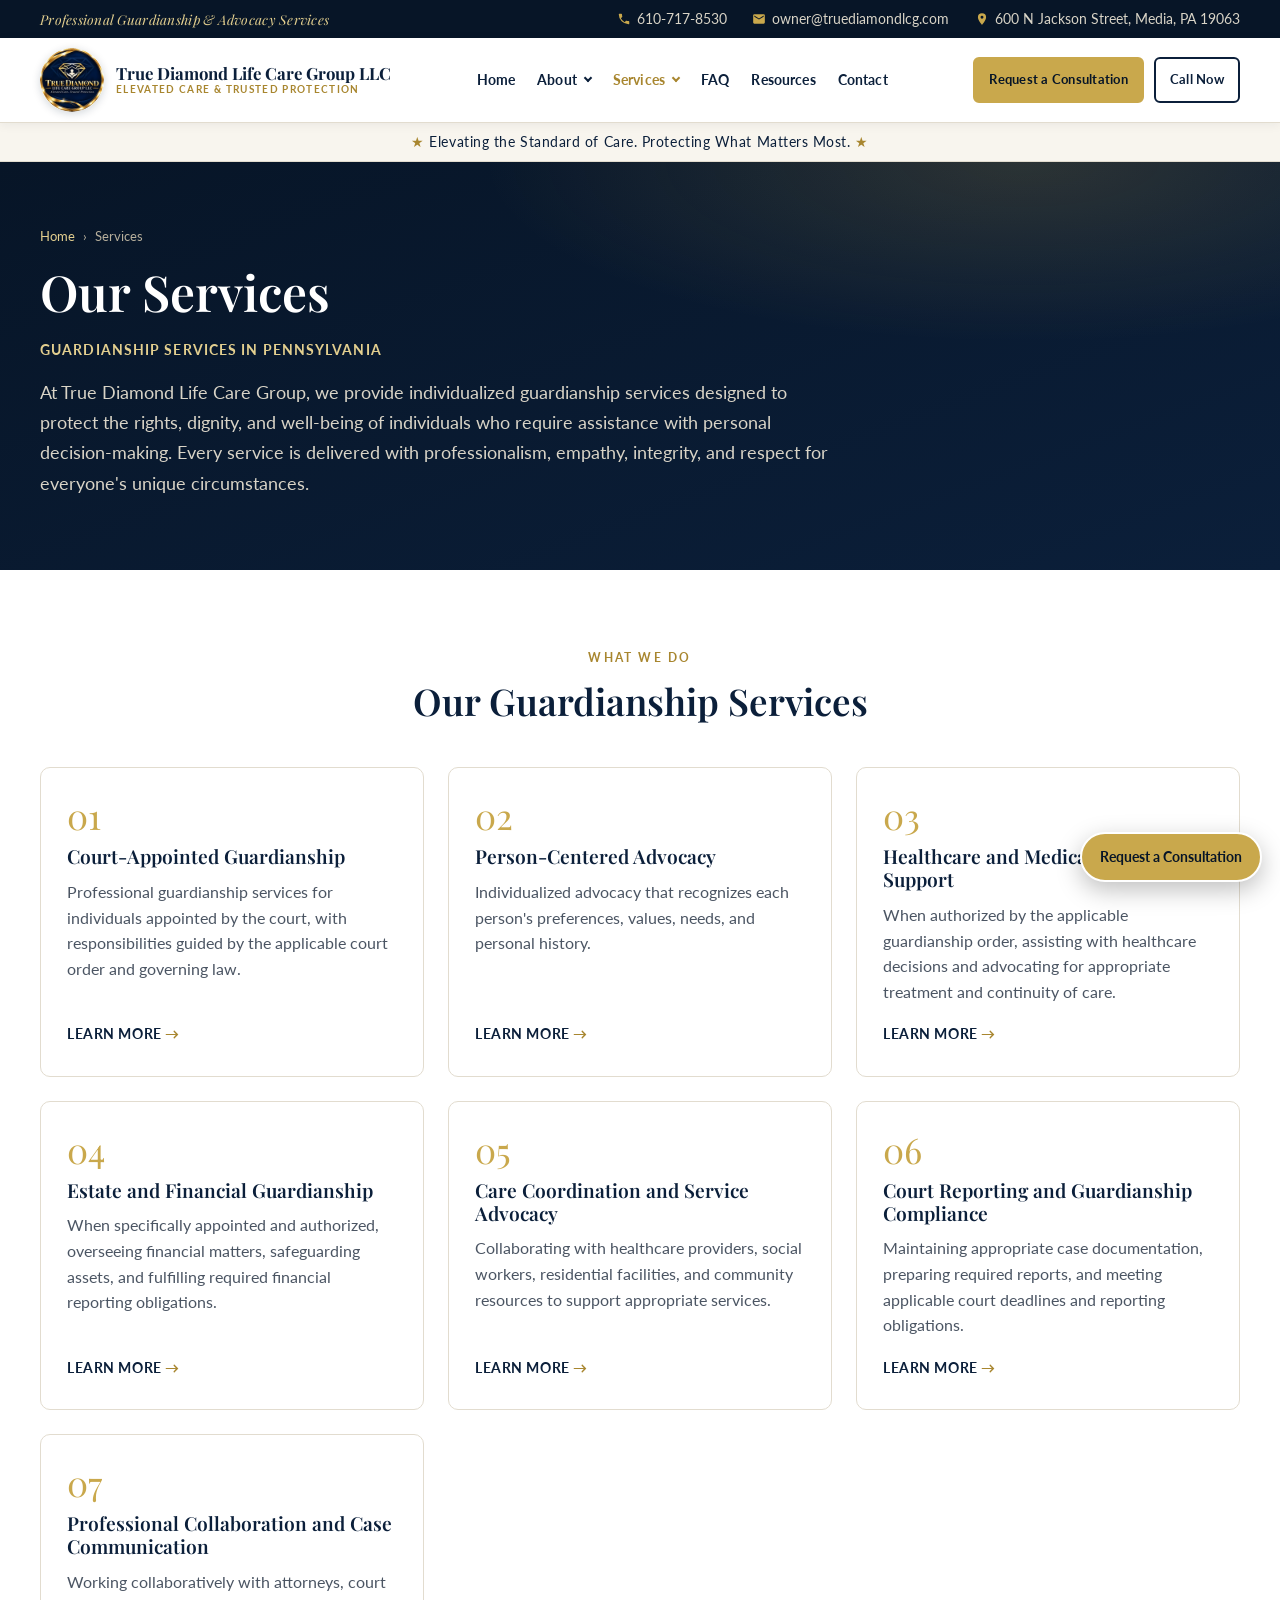
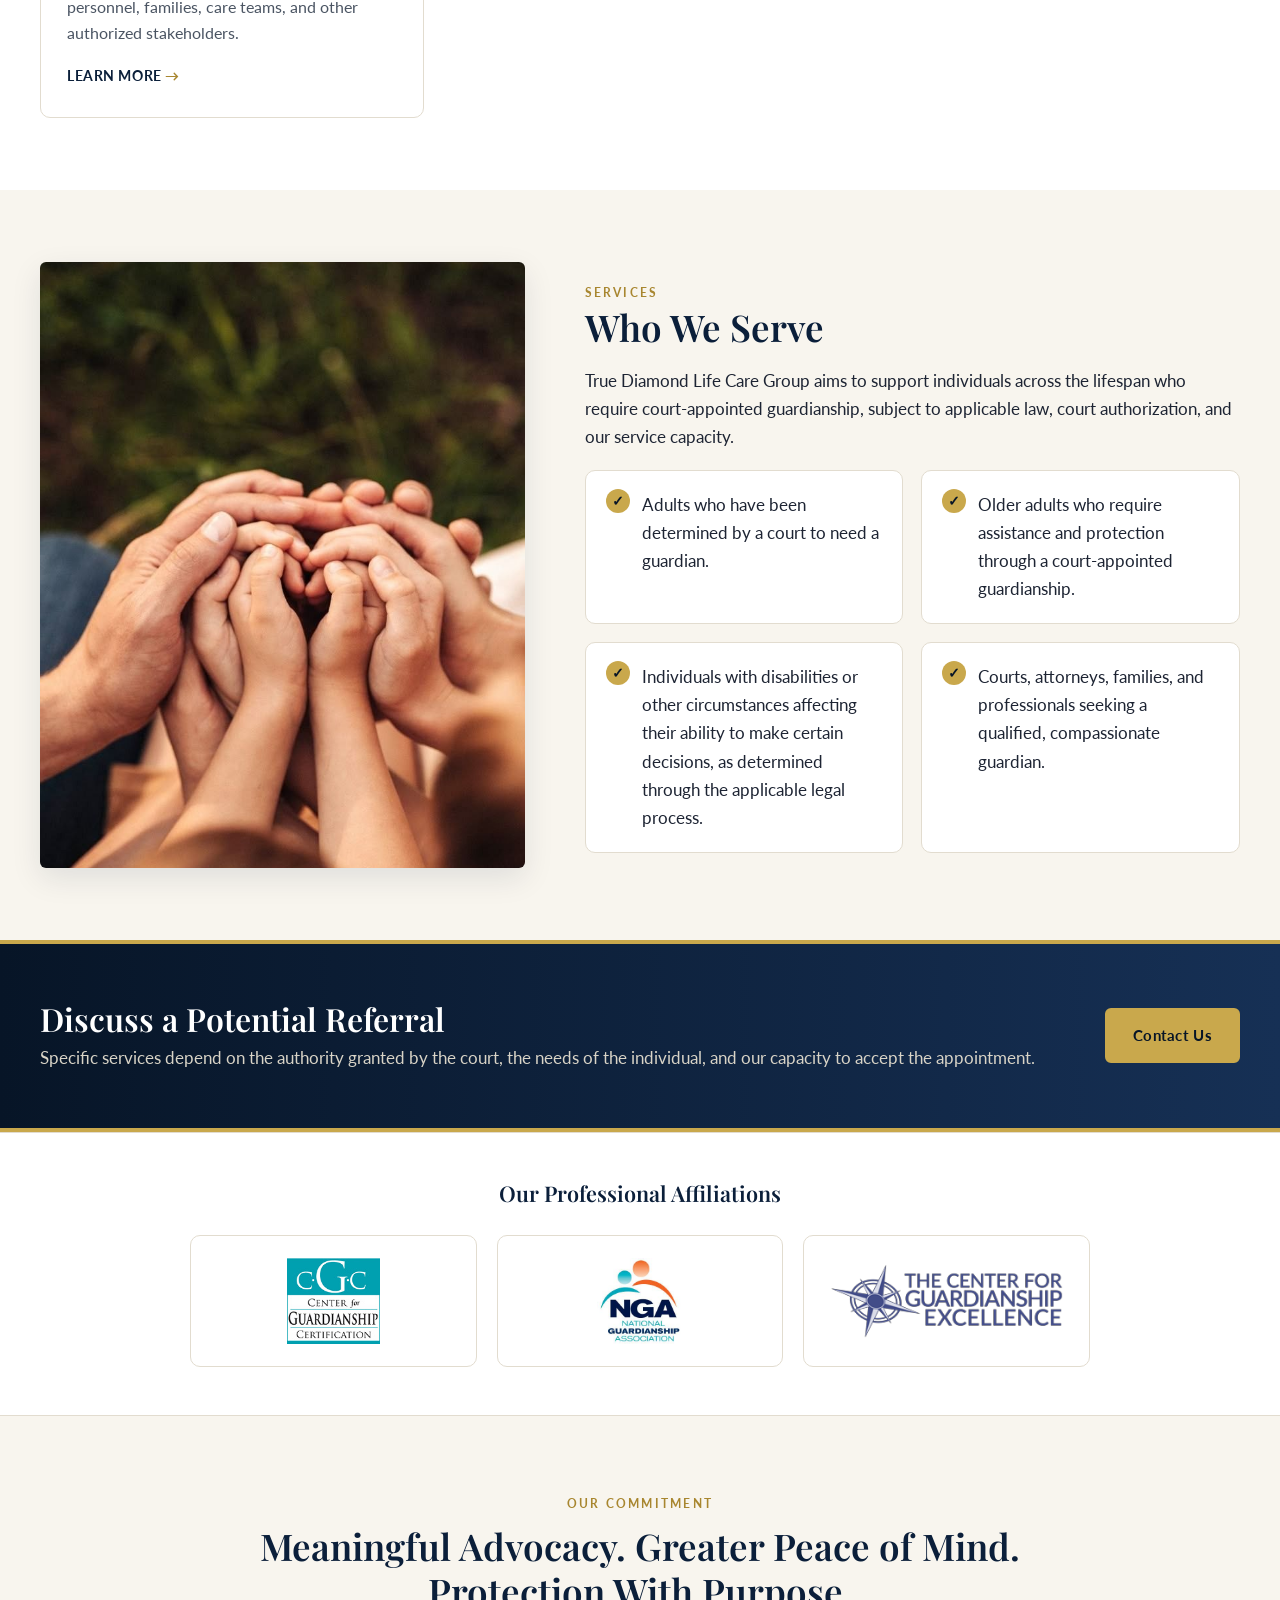
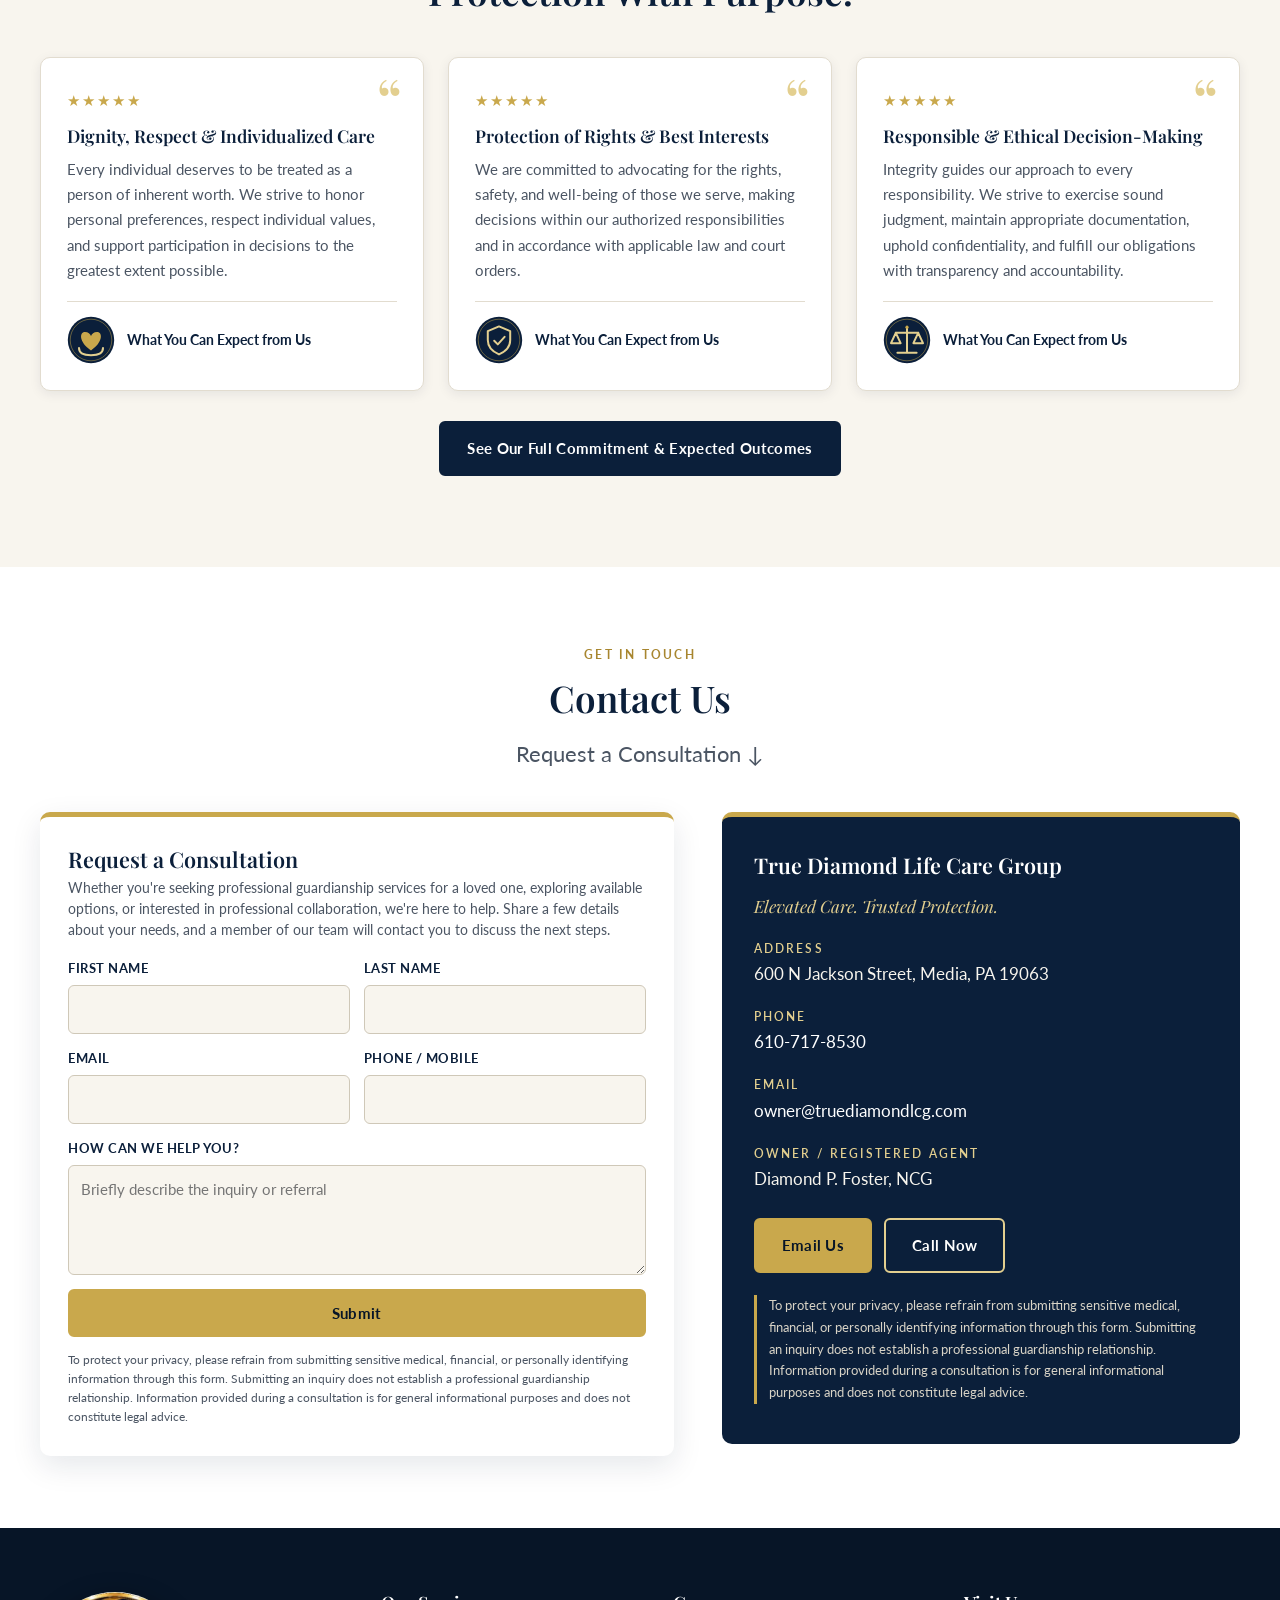
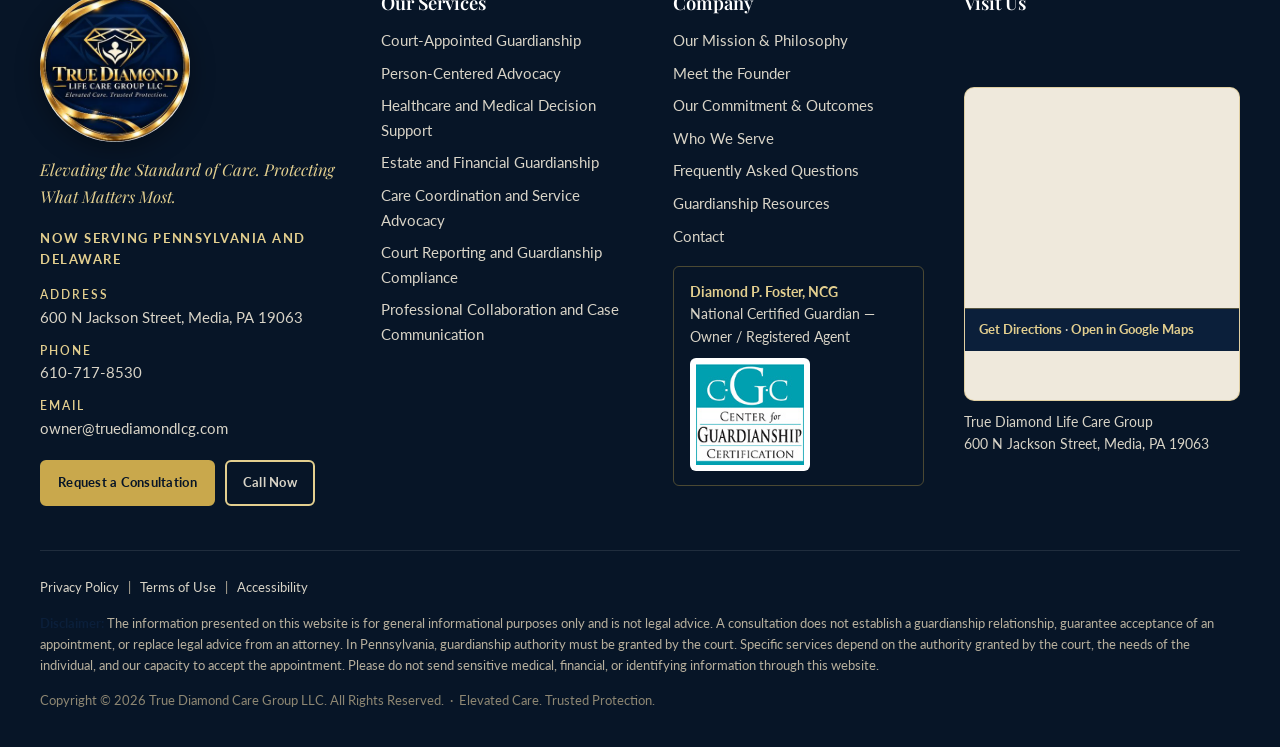
<file: site/services.html>
<!DOCTYPE html>
<html lang="en">
<head>
<meta charset="utf-8">
<meta name="viewport" content="width=device-width, initial-scale=1, viewport-fit=cover">
<meta name="theme-color" content="#0b1f3a">
<title>Our Services | True Diamond Life Care Group</title>
<meta name="description" content="Individualized guardianship services designed to protect the rights, dignity, and well-being of individuals who require assistance with personal decision-making.">
<link rel="icon" type="image/png" href="assets/images/favicon.png">
<link rel="apple-touch-icon" href="assets/images/apple-touch-icon.png">
<link rel="preconnect" href="https://fonts.googleapis.com">
<link rel="preconnect" href="https://fonts.gstatic.com" crossorigin>
<link href="https://fonts.googleapis.com/css2?family=Lato:ital,wght@0,400;0,700;1,400&family=Playfair+Display:ital,wght@0,400;0,600;0,700;1,400&display=swap" rel="stylesheet">
<link rel="stylesheet" href="assets/style.css?v=55abed75">
</head>
<body>

<div class="topbar">
  <div class="container">
    <span class="tagline">Professional Guardianship &amp; Advocacy Services</span>
    <ul>
      <li><svg viewBox="0 0 24 24"><path d="M6.6 10.8a15.1 15.1 0 0 0 6.6 6.6l2.2-2.2a1 1 0 0 1 1-.25 11.4 11.4 0 0 0 3.6.57 1 1 0 0 1 1 1V20a1 1 0 0 1-1 1A17 17 0 0 1 3 4a1 1 0 0 1 1-1h3.5a1 1 0 0 1 1 1 11.4 11.4 0 0 0 .57 3.6 1 1 0 0 1-.25 1z"/></svg><a href="tel:+16107178530">610-717-8530</a></li>
      <li><svg viewBox="0 0 24 24"><path d="M20 4H4a2 2 0 0 0-2 2v12a2 2 0 0 0 2 2h16a2 2 0 0 0 2-2V6a2 2 0 0 0-2-2zm0 4-8 5-8-5V6l8 5 8-5z"/></svg><a href="mailto:owner@truediamondlcg.com">owner@truediamondlcg.com</a></li>
      <li><svg viewBox="0 0 24 24"><path d="M12 2a7 7 0 0 0-7 7c0 5.25 7 13 7 13s7-7.75 7-13a7 7 0 0 0-7-7zm0 9.5A2.5 2.5 0 1 1 12 6.5a2.5 2.5 0 0 1 0 5z"/></svg><span>600 N Jackson Street, Media, PA 19063</span></li>
    </ul>
  </div>
</div>
<header class="site-header">
  <div class="container">
    <a class="brand" href="index.html" aria-label="True Diamond Life Care Group home">
      <img class="brand-logo" src="assets/images/logo-160.png" srcset="assets/images/logo-160.png 1x, assets/images/logo-320.png 2x" alt="True Diamond Life Care Group logo" width="160" height="160">
      <span class="brand-text">
        <span class="brand-name">True Diamond Life Care Group LLC</span>
        <span class="brand-sub">Elevated Care &amp; Trusted Protection</span>
      </span>
    </a>
    <button class="nav-toggle" aria-label="Open menu" aria-expanded="false"><span></span><span></span><span></span></button>
    <nav class="nav" aria-label="Main">
      <ul>
        <li><a href="index.html">Home</a></li>
        <li class="has-sub"><a href="about.html">About</a>
          <ul class="sub">
            <li><a href="about.html">Our Mission &amp; Philosophy</a></li>
            <li><a href="founder.html">Meet the Founder</a></li>
            <li><a href="commitment.html">Our Commitment &amp; Outcomes</a></li>
          </ul>
        </li>
        <li class="has-sub"><a href="services.html">Services</a>
          <ul class="sub"><li><a href="services.html">All Guardianship Services</a></li><li><a href="service-court-appointed-guardianship.html">Court-Appointed Guardianship</a></li><li><a href="service-person-centered-advocacy.html">Person-Centered Advocacy</a></li><li><a href="service-healthcare-decision-support.html">Healthcare and Medical Decision Support</a></li><li><a href="service-estate-financial-guardianship.html">Estate and Financial Guardianship</a></li><li><a href="service-care-coordination.html">Care Coordination and Service Advocacy</a></li><li><a href="service-court-reporting-compliance.html">Court Reporting and Guardianship Compliance</a></li><li><a href="service-professional-collaboration.html">Professional Collaboration and Case Communication</a></li><li><a href="services.html#who-we-serve">Who We Serve</a></li><li><a href="commitment.html">Our Commitment &amp; Outcomes</a></li></ul>
        </li>
        <li><a href="faq.html">FAQ</a></li>
        <li><a href="resources.html">Resources</a></li>
        <li><a href="contact.html">Contact</a></li>
      </ul>
    </nav>
    <div class="header-cta">
      <a class="btn btn--gold" href="contact.html">Request a Consultation</a>
      <a class="btn btn--outline" href="tel:+16107178530">Call Now</a>
    </div>
  </div>
</header>
<div class="badge-strip"><span class="star">★</span> Elevating the Standard of Care. Protecting What Matters Most. <span class="star">★</span></div>

<main>

<section class="page-title">
  <div class="container">
    <p class="breadcrumb"><a href="index.html">Home</a><span>›</span>Services</p>
    <h1>Our Services</h1>
    <p class="meta">Guardianship Services in Pennsylvania</p><p class="lead">At True Diamond Life Care Group, we provide individualized guardianship services designed to protect the rights, dignity, and well-being of individuals who require assistance with personal decision-making. Every service is delivered with professionalism, empathy, integrity, and respect for everyone's unique circumstances.</p>
  </div>
</section>
<section class="section">
  <div class="container">
    <div class="section-head">
      <span class="eyebrow">What we do</span>
      <h2>Our Guardianship Services</h2>
    </div>
    <div class="service-grid">
<a class="service-card" href="service-court-appointed-guardianship.html">
  <div class="num">01</div>
  <h3>Court-Appointed Guardianship</h3>
  <p>Professional guardianship services for individuals appointed by the court, with responsibilities guided by the applicable court order and governing law.</p>
  <span class="more">Learn more</span>
</a>
<a class="service-card" href="service-person-centered-advocacy.html">
  <div class="num">02</div>
  <h3>Person-Centered Advocacy</h3>
  <p>Individualized advocacy that recognizes each person's preferences, values, needs, and personal history.</p>
  <span class="more">Learn more</span>
</a>
<a class="service-card" href="service-healthcare-decision-support.html">
  <div class="num">03</div>
  <h3>Healthcare and Medical Decision Support</h3>
  <p>When authorized by the applicable guardianship order, assisting with healthcare decisions and advocating for appropriate treatment and continuity of care.</p>
  <span class="more">Learn more</span>
</a>
<a class="service-card" href="service-estate-financial-guardianship.html">
  <div class="num">04</div>
  <h3>Estate and Financial Guardianship</h3>
  <p>When specifically appointed and authorized, overseeing financial matters, safeguarding assets, and fulfilling required financial reporting obligations.</p>
  <span class="more">Learn more</span>
</a>
<a class="service-card" href="service-care-coordination.html">
  <div class="num">05</div>
  <h3>Care Coordination and Service Advocacy</h3>
  <p>Collaborating with healthcare providers, social workers, residential facilities, and community resources to support appropriate services.</p>
  <span class="more">Learn more</span>
</a>
<a class="service-card" href="service-court-reporting-compliance.html">
  <div class="num">06</div>
  <h3>Court Reporting and Guardianship Compliance</h3>
  <p>Maintaining appropriate case documentation, preparing required reports, and meeting applicable court deadlines and reporting obligations.</p>
  <span class="more">Learn more</span>
</a>
<a class="service-card" href="service-professional-collaboration.html">
  <div class="num">07</div>
  <h3>Professional Collaboration and Case Communication</h3>
  <p>Working collaboratively with attorneys, court personnel, families, care teams, and other authorized stakeholders.</p>
  <span class="more">Learn more</span>
</a></div>
  </div>
</section>

<section class="section section--ivory" id="who-we-serve">
  <div class="container">
    <div class="about-grid">
      <div class="about-media"><img class="illus illus--portrait" src="assets/images/who-we-serve.jpg" alt="Family members' hands layered together in support" loading="lazy" decoding="async"></div>
      <div class="about-text">
        <span class="eyebrow">Services</span>
        <h2>Who We Serve</h2>
        <p>True Diamond Life Care Group aims to support individuals across the lifespan who require court-appointed guardianship, subject to applicable law, court authorization, and our service capacity.</p>
        <ul class="serve-list"><li>Adults who have been determined by a court to need a guardian.</li><li>Older adults who require assistance and protection through a court-appointed guardianship.</li><li>Individuals with disabilities or other circumstances affecting their ability to make certain decisions, as determined through the applicable legal process.</li><li>Courts, attorneys, families, and professionals seeking a qualified, compassionate guardian.</li></ul>
      </div>
    </div>
  </div>
</section>

<section class="cta-band">
  <div class="container">
    <div>
      <h2>Discuss a Potential Referral</h2>
      <p>Specific services depend on the authority granted by the court, the needs of the individual, and our capacity to accept the appointment.</p>
    </div>
    <a class="btn btn--gold" href="contact.html">Contact Us</a>
  </div>
</section>

<section class="logo-strip">
  <div class="container">
    <h2>Our Professional Affiliations</h2>
    <div class="logo-row logo-row--3">
      <div class="affil"><img src="assets/images/affil-cgc.png" alt="Center for Guardianship Certification" loading="lazy" decoding="async"></div><div class="affil"><img src="assets/images/affil-nga.png" alt="National Guardianship Association" loading="lazy" decoding="async"></div><div class="affil"><img src="assets/images/affil-cge.png" alt="The Center for Guardianship Excellence" loading="lazy" decoding="async"></div>
    </div>
  </div>
</section>
<section class="section section--ivory">
  <div class="container">
    <div class="section-head">
      <span class="eyebrow">Our Commitment</span>
      <h2>Meaningful Advocacy. Greater Peace of Mind. Protection With Purpose.</h2>
    </div>
    <div class="testi-grid">
<article class="testi">
  <div class="stars">★★★★★</div>
  <h3>Dignity, Respect &amp; Individualized Care</h3>
  <p>Every individual deserves to be treated as a person of inherent worth. We strive to honor personal preferences, respect individual values, and support participation in decisions to the greatest extent possible.</p>
  <div class="who"><img class="illus illus--avatar" src="assets/images/illus/value-dignity.svg" alt="Dignity, Respect &amp;amp; Individualized Care" loading="lazy" decoding="async"><span>What You Can Expect from Us</span></div>
</article>
<article class="testi">
  <div class="stars">★★★★★</div>
  <h3>Protection of Rights &amp; Best Interests</h3>
  <p>We are committed to advocating for the rights, safety, and well-being of those we serve, making decisions within our authorized responsibilities and in accordance with applicable law and court orders.</p>
  <div class="who"><img class="illus illus--avatar" src="assets/images/illus/value-rights.svg" alt="Protection of Rights &amp;amp; Best Interests" loading="lazy" decoding="async"><span>What You Can Expect from Us</span></div>
</article>
<article class="testi">
  <div class="stars">★★★★★</div>
  <h3>Responsible &amp; Ethical Decision-Making</h3>
  <p>Integrity guides our approach to every responsibility. We strive to exercise sound judgment, maintain appropriate documentation, uphold confidentiality, and fulfill our obligations with transparency and accountability.</p>
  <div class="who"><img class="illus illus--avatar" src="assets/images/illus/value-ethics.svg" alt="Responsible &amp;amp; Ethical Decision-Making" loading="lazy" decoding="async"><span>What You Can Expect from Us</span></div>
</article></div>
    <p style="text-align:center;margin-top:30px"><a class="btn btn--navy" href="commitment.html">See Our Full Commitment &amp; Expected Outcomes</a></p>
  </div>
</section>
<section class="section" id="contact">
  <div class="container">
    <div class="section-head">
      <span class="eyebrow">Get in touch</span>
      <h2>Contact Us</h2>
      <h3 style="font-family:var(--font-body);font-weight:400;color:var(--ink-soft)">Request a Consultation ↓</h3>
    </div>
    <div class="contact-grid">
      
<div class="form-card">
  <h3>Request a Consultation</h3>
  <p class="form-note">Whether you're seeking professional guardianship services for a loved one, exploring available options, or interested in professional collaboration, we're here to help. Share a few details about your needs, and a member of our team will contact you to discuss the next steps.</p>
  <form class="js-form" action="https://api.web3forms.com/submit" method="POST">
    <input type="hidden" name="access_key" value="e3c2bf45-0c92-43a9-92f1-59910344c0c0">
    <input type="hidden" name="subject" value="New Consultation Request — True Diamond website">
    <input type="hidden" name="from_name" value="True Diamond Website">
    <input type="checkbox" name="botcheck" class="hidden" style="display:none" tabindex="-1" autocomplete="off">
    <div class="form-grid">
      <div class="field"><label for="c-fn">First Name</label><input id="c-fn" name="first_name" type="text" required></div>
      <div class="field"><label for="c-ln">Last Name</label><input id="c-ln" name="last_name" type="text" required></div>
      <div class="field"><label for="c-em">Email</label><input id="c-em" name="email" type="email" required></div>
      <div class="field"><label for="c-ph">Phone / Mobile</label><input id="c-ph" name="phone" type="tel"></div>
      <div class="field full"><label for="c-msg">How can we help you?</label><textarea id="c-msg" name="message" placeholder="Briefly describe the inquiry or referral"></textarea></div>
    </div>
    <button class="btn btn--gold btn--block" type="submit">Submit</button>
    <div class="form-success">Thank you. Your inquiry has been received and we will be in touch.</div>
    <div class="form-error">Sorry — your message could not be sent. Please email <a href="mailto:owner@truediamondlcg.com">owner@truediamondlcg.com</a> or call <a href="tel:+16107178530">610-717-8530</a>.</div>
  </form>
  <p class="form-disclaimer">To protect your privacy, please refrain from submitting sensitive medical, financial, or personally identifying information through this form. Submitting an inquiry does not establish a professional guardianship relationship. Information provided during a consultation is for general informational purposes and does not constitute legal advice.</p>
</div>
      <div class="contact-info">
        <h3>True Diamond Life Care Group</h3>
        <p style="color:var(--gold-soft);font-family:var(--font-head);font-style:italic">Elevated Care. Trusted Protection.</p>
        <h4>Address</h4>
        <p>600 N Jackson Street, Media, PA 19063</p>
        <h4>Phone</h4>
        <p><a href="tel:+16107178530">610-717-8530</a></p>
        <h4>Email</h4>
        <p><a href="mailto:owner@truediamondlcg.com">owner@truediamondlcg.com</a></p>
        <h4>Owner / Registered Agent</h4>
        <p>Diamond P. Foster, NCG</p>
        <a class="btn btn--gold" href="mailto:owner@truediamondlcg.com">Email Us</a>
        <a class="btn btn--outline-light" href="tel:+16107178530">Call Now</a>
        <p class="privacy-note">To protect your privacy, please refrain from submitting sensitive medical, financial, or personally identifying information through this form. Submitting an inquiry does not establish a professional guardianship relationship. Information provided during a consultation is for general informational purposes and does not constitute legal advice.</p>
      </div>
    </div>
  </div>
</section>

</main>

<footer class="site-footer">
  <div class="container">
    <div class="footer-main">
      <div class="footer-brand">
        <a class="brand brand--footer" href="index.html"><img class="brand-logo brand-logo--lg" src="assets/images/logo-320.png" alt="True Diamond Life Care Group logo" width="320" height="320" loading="lazy"></a>
        <p class="tag">Elevating the Standard of Care. Protecting What Matters Most.</p>
        <p class="serving-footer">Now Serving Pennsylvania and Delaware</p>
        <h5>Address</h5><p>600 N Jackson Street, Media, PA 19063</p>
        <h5>Phone</h5><p><a href="tel:+16107178530">610-717-8530</a></p>
        <h5>Email</h5><p><a href="mailto:owner@truediamondlcg.com">owner@truediamondlcg.com</a></p>
        <div style="margin-top:16px">
          <a class="btn btn--gold" href="contact.html">Request a Consultation</a>
          <a class="btn btn--outline-light" href="tel:+16107178530">Call Now</a>
        </div>
      </div>
      <div>
        <h4>Our Services</h4>
        <ul><li><a href="service-court-appointed-guardianship.html">Court-Appointed Guardianship</a></li><li><a href="service-person-centered-advocacy.html">Person-Centered Advocacy</a></li><li><a href="service-healthcare-decision-support.html">Healthcare and Medical Decision Support</a></li><li><a href="service-estate-financial-guardianship.html">Estate and Financial Guardianship</a></li><li><a href="service-care-coordination.html">Care Coordination and Service Advocacy</a></li><li><a href="service-court-reporting-compliance.html">Court Reporting and Guardianship Compliance</a></li><li><a href="service-professional-collaboration.html">Professional Collaboration and Case Communication</a></li></ul>
      </div>
      <div>
        <h4>Company</h4>
        <ul>
          <li><a href="about.html">Our Mission &amp; Philosophy</a></li>
          <li><a href="founder.html">Meet the Founder</a></li>
          <li><a href="commitment.html">Our Commitment &amp; Outcomes</a></li>
          <li><a href="services.html#who-we-serve">Who We Serve</a></li>
          <li><a href="faq.html">Frequently Asked Questions</a></li>
          <li><a href="resources.html">Guardianship Resources</a></li>
          <li><a href="contact.html">Contact</a></li>
        </ul>
        <div class="footer-cred">
          <strong>Diamond P. Foster, NCG</strong>
          National Certified Guardian — Owner / Registered Agent
          <div style="margin-top:10px"><img class="cert-badge" src="assets/images/affil-cgc.png" alt="Center for Guardianship Certification"></div>
        </div>
      </div>
      <div class="footer-map">
        <h4>Visit Us</h4>
        <div class="gmap gmap--footer">
  <iframe src="https://maps.google.com/maps?q=600+N+Jackson+Street,+Media,+PA+19063&z=15&output=embed" width="100%" height="220" style="border:0" loading="lazy" allowfullscreen referrerpolicy="no-referrer-when-downgrade" title="Map of 600 N Jackson Street, Media, PA 19063"></iframe>
  <div class="gmap-links"><a href="https://www.google.com/maps/dir/?api=1&destination=600+N+Jackson+Street,+Media,+PA+19063" target="_blank" rel="noopener">Get Directions</a> · <a href="https://www.google.com/maps/search/?api=1&query=600+N+Jackson+Street,+Media,+PA+19063" target="_blank" rel="noopener">Open in Google Maps</a></div>
</div>
        <p class="addr">True Diamond Life Care Group<br>600 N Jackson Street, Media, PA 19063</p>
      </div>
    </div>
    <div class="footer-legal">
      <p class="policy"><a href="#">Privacy Policy</a> | <a href="#">Terms of Use</a> | <a href="#">Accessibility</a></p>
      <p class="disclaimer"><strong>Disclaimer:</strong> The information presented on this website is for general informational purposes only and is not legal advice. A consultation does not establish a guardianship relationship, guarantee acceptance of an appointment, or replace legal advice from an attorney. In Pennsylvania, guardianship authority must be granted by the court. Specific services depend on the authority granted by the court, the needs of the individual, and our capacity to accept the appointment. Please do not send sensitive medical, financial, or identifying information through this website.</p>
      <p class="copy">Copyright © <span data-year>2026</span> True Diamond Care Group LLC. All Rights Reserved. &nbsp;·&nbsp; Elevated Care. Trusted Protection.</p>
    </div>
  </div>
</footer>
<a class="float-cta" href="contact.html">Request a Consultation</a>
<div class="mobile-bar" role="navigation" aria-label="Quick actions">
  <a class="btn btn--outline" href="tel:+16107178530">Call Now</a>
  <a class="btn btn--gold" href="contact.html">Request a Consultation</a>
</div>

<script src="assets/main.js?v=4a3849b5"></script>
</body>
</html>
</file>
<file: site/assets/style.css>
/* ==========================================================================
   True Diamond Life Care Group — site styles
   Palette: Navy (main) / Ivory (secondary) / Soft Gold (accent)
   ========================================================================== */

:root {
  --navy: #0b1f3a;
  --navy-deep: #071527;
  --navy-soft: #163055;
  --ivory: #f8f5ee;
  --ivory-deep: #efe9dc;
  --gold: #c9a84c;
  --gold-soft: #e3cf8f;
  --gold-deep: #a8862f;
  --ink: #1d2433;
  --ink-soft: #4b5563;
  --line: #e2dccf;
  --white: #ffffff;

  --font-head: "Playfair Display", Georgia, "Times New Roman", serif;
  --font-body: "Lato", "Helvetica Neue", Arial, sans-serif;

  --container: 1200px;
  --radius: 6px;
  --shadow: 0 10px 30px rgba(11, 31, 58, 0.10);
  --shadow-sm: 0 3px 12px rgba(11, 31, 58, 0.08);
}

*, *::before, *::after { box-sizing: border-box; }
html { scroll-behavior: smooth; }
body {
  margin: 0;
  font-family: var(--font-body);
  font-size: 17px;
  line-height: 1.65;
  color: var(--ink);
  background: var(--white);
}
img { max-width: 100%; display: block; }
a { color: var(--navy); text-decoration: none; }
a:hover { color: var(--gold-deep); }
h1, h2, h3, h4, h5 {
  font-family: var(--font-head);
  color: var(--navy);
  line-height: 1.2;
  margin: 0 0 0.6em;
  font-weight: 600;
}
h1 { font-size: clamp(2rem, 4.2vw, 3.1rem); }
h2 { font-size: clamp(1.6rem, 3vw, 2.3rem); }
h3 { font-size: 1.35rem; }
h4 { font-size: 1.1rem; }
p { margin: 0 0 1.1em; }
ul { padding-left: 1.3em; }
li { margin-bottom: 0.4em; }
strong { color: var(--navy); }

.container {
  width: min(var(--container), 100% - 2rem);
  margin-inline: auto;
}
.section { padding: 72px 0; }
.section--ivory { background: var(--ivory); }
.section--navy { background: var(--navy); color: var(--ivory); }
.section--navy h2, .section--navy h3 { color: var(--white); }
.section-head { text-align: center; max-width: 760px; margin: 0 auto 44px; }
.section-head .eyebrow { margin-bottom: 10px; }
.eyebrow {
  display: inline-block;
  font-size: 0.78rem;
  letter-spacing: 0.18em;
  text-transform: uppercase;
  color: var(--gold-deep);
  font-weight: 700;
}
.section--navy .eyebrow { color: var(--gold-soft); }
.lead { font-size: 1.15rem; color: var(--ink-soft); }
.section--navy .lead { color: #d9d4c7; }

/* ----- Buttons -------------------------------------------------------- */
.btn {
  display: inline-block;
  padding: 13px 26px;
  border-radius: var(--radius);
  font-weight: 700;
  font-size: 0.95rem;
  letter-spacing: 0.02em;
  border: 2px solid transparent;
  cursor: pointer;
  transition: all .2s ease;
  text-align: center;
  font-family: var(--font-body);
}
.btn--gold { background: var(--gold); color: var(--navy-deep); border-color: var(--gold); }
.btn--gold:hover { background: var(--gold-deep); border-color: var(--gold-deep); color: var(--white); }
.btn--navy { background: var(--navy); color: var(--white); border-color: var(--navy); }
.btn--navy:hover { background: var(--navy-soft); border-color: var(--navy-soft); color: var(--white); }
.btn--outline { background: transparent; color: var(--navy); border-color: var(--navy); }
.btn--outline:hover { background: var(--navy); color: var(--white); }
.btn--outline-light { background: transparent; color: var(--white); border-color: var(--gold-soft); }
.btn--outline-light:hover { background: var(--gold); color: var(--navy-deep); border-color: var(--gold); }
.btn--block { display: block; width: 100%; }

/* ----- Image placeholders --------------------------------------------- */
.img-placeholder {
  position: relative;
  background:
    repeating-linear-gradient(45deg, rgba(11,31,58,0.035) 0 12px, transparent 12px 24px),
    var(--ivory-deep);
  border: 2px dashed #c9c2b2;
  border-radius: var(--radius);
  display: grid;
  place-items: center;
  color: #7a7466;
  font-size: 0.85rem;
  letter-spacing: 0.08em;
  text-transform: uppercase;
  text-align: center;
  padding: 1rem;
  overflow: hidden;
}
.img-placeholder::before {
  content: "";
  width: 44px; height: 44px;
  margin-bottom: 10px;
  border-radius: 8px;
  border: 2px solid #b8b09d;
  background:
    linear-gradient(135deg, transparent 55%, #b8b09d 55%, #b8b09d 62%, transparent 62%),
    radial-gradient(circle at 30% 30%, #b8b09d 0 5px, transparent 6px);
  display: block;
  justify-self: center;
}
.img-placeholder > span { display: block; }
.img-placeholder--logo { min-height: 90px; font-size: 0.72rem; }
.img-placeholder--logo::before { display: none; }
.img-placeholder--square { aspect-ratio: 1 / 1; }
.img-placeholder--portrait { aspect-ratio: 4 / 5; }
.img-placeholder--wide { aspect-ratio: 16 / 9; }
.img-placeholder--avatar { width: 64px; height: 64px; border-radius: 50%; padding: 0; font-size: 0.55rem; }
.img-placeholder--avatar::before { display: none; }
.img-placeholder--brand { width: 190px; height: 56px; border-radius: 4px; padding: 0; font-size: 0.68rem; }
.img-placeholder--brand::before { display: none; }
.img-placeholder--map { min-height: 260px; }

/* ----- Founder photo (shown at its natural proportions, never cropped) */
.founder-img {
  width: 100%;
  height: auto;
  border-radius: 10px;
  box-shadow: var(--shadow);
}
.about-media .founder-img { border-radius: var(--radius); }
.side-card--navy .founder-img { margin-bottom: 16px; border: 2px solid rgba(201,168,76,0.6); }
.founder-card .founder-img { border-radius: 10px 10px 0 0; box-shadow: none; }

/* ----- Top bar -------------------------------------------------------- */
.topbar {
  background: var(--navy-deep);
  color: #d9d4c7;
  font-size: 0.85rem;
}
.topbar .container {
  display: flex;
  justify-content: space-between;
  align-items: center;
  gap: 1rem;
  min-height: 38px;
}
.topbar ul { list-style: none; margin: 0; padding: 0; display: flex; gap: 1.6rem; flex-wrap: wrap; }
.topbar li { margin: 0; display: flex; align-items: center; gap: 6px; }
.topbar a { color: #d9d4c7; }
.topbar a:hover { color: var(--gold-soft); }
.topbar .tagline { color: var(--gold-soft); font-family: var(--font-head); font-style: italic; letter-spacing: 0.02em; }
.topbar svg { width: 14px; height: 14px; fill: var(--gold); flex-shrink: 0; }

/* ----- Header / nav --------------------------------------------------- */
.site-header {
  position: sticky;
  top: 0;
  z-index: 60;
  background: var(--white);
  border-bottom: 1px solid var(--line);
  box-shadow: 0 2px 10px rgba(11,31,58,0.06);
}
.site-header .container {
  display: flex;
  align-items: center;
  justify-content: space-between;
  gap: 1.5rem;
  min-height: 84px;
}
.brand { display: flex; align-items: center; gap: 12px; white-space: nowrap; }
.brand-mark {
  width: 46px; height: 46px;
  border-radius: 10px;
  background: var(--navy);
  display: grid; place-items: center;
  color: var(--gold);
  font-family: var(--font-head);
  font-weight: 700;
  font-size: 1.2rem;
  flex-shrink: 0;
  position: relative;
}
.brand-mark::after {
  content: "";
  position: absolute; inset: 4px;
  border: 1px solid rgba(201,168,76,0.55);
  border-radius: 7px;
}
.brand-logo {
  width: 64px; height: 64px;
  border-radius: 50%;
  flex-shrink: 0;
  box-shadow: 0 2px 8px rgba(11,31,58,0.18);
}
.brand-logo--lg { width: 150px; height: 150px; box-shadow: 0 6px 24px rgba(0,0,0,0.35); }
.brand--footer { margin-bottom: 6px; }
.brand-text { line-height: 1.1; }
.brand-name { font-family: var(--font-head); font-weight: 700; color: var(--navy); font-size: 1.15rem; display: block; }
.brand-sub { font-size: 0.66rem; letter-spacing: 0.2em; text-transform: uppercase; color: var(--gold-deep); font-weight: 700; display: block; margin-top: 3px; }

.nav { display: flex; align-items: stretch; align-self: stretch; gap: 0.25rem; }
.nav > ul { list-style: none; margin: 0; padding: 0; display: flex; align-items: stretch; }
.nav > ul > li { margin: 0; position: relative; display: flex; align-items: center; }
.nav > ul > li > a {
  display: flex;
  align-items: center;
  height: 100%;
  padding: 0 14px;
  font-weight: 700;
  font-size: 0.92rem;
  color: var(--navy);
  letter-spacing: 0.01em;
  white-space: nowrap;
}
.nav > ul > li > a:hover, .nav > ul > li.active > a { color: var(--gold-deep); }
.nav .has-sub > a::after {
  content: "";
  display: inline-block;
  width: 6px; height: 6px;
  border-right: 2px solid currentColor;
  border-bottom: 2px solid currentColor;
  transform: rotate(45deg);
  margin-left: 8px;
  position: relative; top: -2px;
  flex-shrink: 0;
}
.sub {
  position: absolute;
  top: 100%; left: 0;
  min-width: 290px;
  background: var(--white);
  border-top: 3px solid var(--gold);
  box-shadow: var(--shadow);
  list-style: none;
  margin: 0; padding: 8px 0;
  opacity: 0; visibility: hidden;
  transform: translateY(8px);
  transition: all .18s ease;
}
.nav li:hover > .sub, .nav li:focus-within > .sub, .nav li.open > .sub {
  opacity: 1; visibility: visible; transform: translateY(0);
}
.sub li { margin: 0; }
.sub a {
  display: block;
  padding: 10px 18px;
  font-size: 0.9rem;
  color: var(--ink);
  border-left: 3px solid transparent;
}
.sub a:hover { background: var(--ivory); border-left-color: var(--gold); color: var(--navy); }
.header-cta { display: flex; gap: 10px; align-items: center; flex-shrink: 0; }
.header-cta .btn { padding: 11px 18px; font-size: 0.85rem; white-space: nowrap; }

.nav-toggle {
  display: none;
  width: 44px; height: 44px;
  border: 1px solid var(--line);
  border-radius: var(--radius);
  background: var(--white);
  cursor: pointer;
  flex-direction: column;
  justify-content: center;
  align-items: center;
  gap: 5px;
}
.nav-toggle span { width: 22px; height: 2px; background: var(--navy); display: block; transition: .2s; }

/* Review / credentials badge strip under header (mirrors review strip) */
.badge-strip {
  background: var(--ivory);
  border-bottom: 1px solid var(--line);
  text-align: center;
  font-size: 0.85rem;
  padding: 8px 0;
  color: var(--navy);
  letter-spacing: 0.04em;
}
.badge-strip .star { color: var(--gold-deep); }

/* Mobile call bar */
.mobile-call {
  display: none;
  background: var(--gold);
  color: var(--navy-deep);
  text-align: center;
  font-weight: 700;
  padding: 10px;
  font-size: 0.9rem;
}
.mobile-call a { color: var(--navy-deep); }

/* ----- Hero ----------------------------------------------------------- */
.hero {
  background:
    radial-gradient(1100px 500px at 85% -10%, rgba(201,168,76,0.22), transparent 60%),
    linear-gradient(160deg, var(--navy-deep) 0%, var(--navy) 55%, var(--navy-soft) 100%);
  color: var(--ivory);
  padding: 84px 0 72px;
  position: relative;
  overflow: hidden;
}
.hero::after {
  content: "";
  position: absolute; right: -120px; bottom: -160px;
  width: 460px; height: 460px;
  border: 1px solid rgba(201,168,76,0.25);
  border-radius: 50%;
}
.hero .container {
  display: grid;
  grid-template-columns: 1.15fr 0.85fr;
  gap: 56px;
  align-items: center;
  position: relative; z-index: 1;
}
.hero h1 { color: var(--white); margin-bottom: 0.45em; }
.hero h2 {
  color: var(--gold-soft);
  font-weight: 400;
  font-style: italic;
  font-size: clamp(1.2rem, 2.2vw, 1.6rem);
  margin-bottom: 1.2em;
}
.hero p { color: #d9d4c7; max-width: 560px; font-size: 1.08rem; }
.hero .hero-actions { display: flex; gap: 14px; flex-wrap: wrap; margin-top: 28px; }
.hero-quote-label {
  font-family: var(--font-head);
  font-size: 1.35rem;
  color: var(--white);
  margin-bottom: 14px;
  line-height: 1.3;
}
.hero-quote-label small { display: block; font-family: var(--font-body); font-size: 0.9rem; color: var(--gold-soft); font-style: italic; margin-top: 4px; }
.hero .serving {
  display: inline-block;
  font-size: 0.82rem;
  font-weight: 700;
  letter-spacing: 0.12em;
  text-transform: uppercase;
  color: var(--navy-deep);
  background: var(--gold);
  padding: 6px 14px;
  border-radius: 999px;
  margin: 0 0 20px;
}
.serving-footer { color: var(--gold-soft); font-size: 0.8rem; letter-spacing: 0.12em; text-transform: uppercase; font-weight: 700; margin-bottom: 18px !important; }
.section-head--tight { margin-bottom: 28px; padding-top: 56px; }
.section-head--tight h2 { font-size: clamp(1.3rem, 2.2vw, 1.7rem); font-weight: 400; font-style: italic; color: var(--navy-soft); }

/* ----- Forms ---------------------------------------------------------- */
.form-card {
  background: var(--white);
  color: var(--ink);
  border-radius: 10px;
  padding: 30px 28px;
  box-shadow: var(--shadow);
  border-top: 5px solid var(--gold);
}
.form-card h3 { margin-bottom: 4px; }
.form-card .form-note { font-size: 0.85rem; color: var(--ink-soft); margin-bottom: 18px; }
.form-grid { display: grid; grid-template-columns: 1fr 1fr; gap: 14px; }
.form-grid .full { grid-column: 1 / -1; }
.field label { display: block; font-size: 0.8rem; font-weight: 700; letter-spacing: 0.04em; text-transform: uppercase; color: var(--navy); margin-bottom: 6px; }
.field input, .field textarea, .field select {
  width: 100%;
  font: inherit;
  font-size: 0.95rem;
  padding: 11px 12px;
  border: 1px solid #cfc8b8;
  border-radius: var(--radius);
  background: var(--ivory);
  color: var(--ink);
}
.field input:focus, .field textarea:focus, .field select:focus {
  outline: 2px solid var(--gold);
  outline-offset: 1px;
  background: var(--white);
}
.field textarea { min-height: 110px; resize: vertical; }
.form-card .btn { margin-top: 6px; }
.form-card p.form-disclaimer, .form-card p.form-note { font-size: 0.78rem; color: var(--ink-soft); margin-top: 14px; margin-bottom: 0; line-height: 1.5; max-width: none; }
.form-card p.form-note { font-size: 0.88rem; margin: 0 0 18px; }
.form-success { display: none; padding: 14px; background: #eef6ee; border: 1px solid #b9dcb9; border-radius: var(--radius); color: #1d4d1d; font-size: 0.9rem; margin-top: 12px; }
.form-success.show { display: block; }

/* ----- Feature trio --------------------------------------------------- */
.features { padding: 0; position: relative; z-index: 2; }
.feature-grid { display: grid; grid-template-columns: repeat(3, 1fr); gap: 24px; }
.feature {
  background: var(--white);
  border-radius: 10px;
  padding: 34px 28px;
  box-shadow: var(--shadow);
  border-bottom: 4px solid var(--gold);
  text-align: center;
}
.feature-icon {
  width: 60px; height: 60px;
  margin: 0 auto 18px;
  border-radius: 50%;
  background: var(--ivory);
  border: 1px solid var(--gold-soft);
  display: grid; place-items: center;
  color: var(--navy);
}
.feature-icon svg { width: 28px; height: 28px; fill: none; stroke: var(--navy); stroke-width: 1.8; stroke-linecap: round; stroke-linejoin: round; }
.feature h3 { font-size: 1.2rem; }
.feature p { color: var(--ink-soft); margin: 0; font-size: 0.98rem; }

/* ----- About (two columns) ------------------------------------------- */
.about-grid {
  display: grid;
  grid-template-columns: 0.85fr 1.15fr;
  gap: 60px;
  align-items: center;
}
.about-media { position: relative; }
.about-media .img-placeholder { aspect-ratio: 4 / 5; }
.about-media .caption {
  position: absolute;
  left: -18px; bottom: -14px;
  background: var(--navy);
  color: var(--white);
  padding: 14px 20px;
  border-left: 4px solid var(--gold);
  font-family: var(--font-head);
  font-size: 1rem;
  box-shadow: var(--shadow);
}
.about-media .caption small { display: block; font-family: var(--font-body); font-size: 0.75rem; color: var(--gold-soft); letter-spacing: 0.1em; text-transform: uppercase; margin-top: 4px; }
.about-text h2 { margin-bottom: 0.5em; }
.about-text .btn { margin-top: 8px; }

/* ----- Services grid -------------------------------------------------- */
.service-grid { display: grid; grid-template-columns: repeat(3, 1fr); gap: 24px; }
.service-card {
  background: var(--white);
  border: 1px solid var(--line);
  border-radius: 10px;
  padding: 30px 26px;
  position: relative;
  transition: transform .2s, box-shadow .2s, border-color .2s;
  display: flex; flex-direction: column;
}
.service-card:hover { transform: translateY(-4px); box-shadow: var(--shadow); border-color: var(--gold-soft); }
.service-card .num {
  font-family: var(--font-head);
  font-size: 2.2rem;
  color: var(--gold);
  line-height: 1;
  margin-bottom: 12px;
}
.service-card h3 { font-size: 1.2rem; }
.service-card p { color: var(--ink-soft); font-size: 0.97rem; flex: 1; }
.service-card .more { font-weight: 700; font-size: 0.88rem; letter-spacing: 0.04em; text-transform: uppercase; color: var(--navy); }
.service-card .more::after { content: " →"; color: var(--gold-deep); }

/* ----- Q&A accordion -------------------------------------------------- */
.faq-list { max-width: 900px; margin: 0 auto; }
.faq-item { border-bottom: 1px solid var(--line); }
.faq-item:first-child { border-top: 1px solid var(--line); }
.faq-q {
  width: 100%;
  background: none;
  border: 0;
  text-align: left;
  padding: 22px 54px 22px 0;
  font-family: var(--font-head);
  font-size: 1.25rem;
  font-weight: 600;
  color: var(--navy);
  cursor: pointer;
  position: relative;
}
.faq-q::after {
  content: "+";
  position: absolute; right: 8px; top: 50%;
  transform: translateY(-50%);
  width: 34px; height: 34px;
  border-radius: 50%;
  border: 1px solid var(--gold);
  color: var(--gold-deep);
  display: grid; place-items: center;
  font-family: var(--font-body);
  font-size: 1.3rem;
  transition: .2s;
}
.faq-item.open .faq-q::after { content: "–"; background: var(--gold); color: var(--navy-deep); }
.faq-a { display: none; padding: 0 0 24px; color: var(--ink-soft); }
.faq-item.open .faq-a { display: block; }
.faq-a ul { margin-top: 0.5em; }
.section--ivory .faq-item { border-color: #d8d0bf; }

/* ----- CTA band ------------------------------------------------------- */
.cta-band {
  background: linear-gradient(90deg, var(--navy-deep), var(--navy-soft));
  color: var(--white);
  padding: 56px 0;
  border-top: 4px solid var(--gold);
  border-bottom: 4px solid var(--gold);
}
.cta-band .container { display: flex; justify-content: space-between; align-items: center; gap: 2rem; flex-wrap: wrap; }
.cta-band h2 { color: var(--white); margin: 0; font-size: clamp(1.4rem, 2.6vw, 2rem); }
.cta-band p { margin: 6px 0 0; color: #d9d4c7; }

/* ----- Article / resource cards --------------------------------------- */
.card-grid { display: grid; grid-template-columns: repeat(3, 1fr); gap: 26px; }
.post-card {
  background: var(--white);
  border-radius: 10px;
  overflow: hidden;
  box-shadow: var(--shadow-sm);
  border: 1px solid var(--line);
  display: flex; flex-direction: column;
}
.post-card .img-placeholder { border-radius: 0; border-left: 0; border-right: 0; border-top: 0; aspect-ratio: 16 / 9; }
.post-body { padding: 24px 24px 26px; display: flex; flex-direction: column; flex: 1; }
.post-body .eyebrow { font-size: 0.7rem; margin-bottom: 8px; }
.post-body h3 { font-size: 1.15rem; }
.post-body p { color: var(--ink-soft); font-size: 0.95rem; flex: 1; }
.post-body .more { font-weight: 700; font-size: 0.85rem; letter-spacing: 0.05em; text-transform: uppercase; }
.post-body .more::after { content: " →"; color: var(--gold-deep); }

/* ----- Logo / affiliation strip --------------------------------------- */
.logo-strip { padding: 48px 0; border-top: 1px solid var(--line); border-bottom: 1px solid var(--line); }
.logo-strip h2 { text-align: center; font-size: 1.35rem; margin-bottom: 28px; }
.logo-row { display: grid; grid-template-columns: repeat(4, 1fr); gap: 20px; }
.logo-row--3 { grid-template-columns: repeat(3, 1fr); max-width: 900px; margin: 0 auto; }
.affil {
  background: var(--white);
  border: 1px solid var(--line);
  border-radius: 10px;
  padding: 22px 26px;
  min-height: 130px;
  display: grid;
  place-items: center;
}
.affil img { max-height: 86px; width: auto; max-width: 100%; object-fit: contain; }

/* ----- Commitment / testimonial-style cards --------------------------- */
.testi-grid { display: grid; grid-template-columns: repeat(3, 1fr); gap: 24px; }
.testi {
  background: var(--white);
  border-radius: 10px;
  padding: 30px 26px 26px;
  box-shadow: var(--shadow-sm);
  border: 1px solid var(--line);
  position: relative;
}
.testi::before {
  content: "\201C";
  position: absolute; top: 10px; right: 20px;
  font-family: var(--font-head);
  font-size: 4rem;
  color: var(--gold-soft);
  line-height: 1;
}
.testi .stars { color: var(--gold); letter-spacing: 2px; font-size: 0.95rem; margin-bottom: 12px; }
.testi h3 { font-size: 1.1rem; }
.testi p { color: var(--ink-soft); font-size: 0.96rem; margin: 0; }
.testi .who { display: flex; align-items: center; gap: 12px; margin-top: 18px; padding-top: 14px; border-top: 1px solid var(--line); font-size: 0.85rem; color: var(--navy); font-weight: 700; }

/* ----- Contact section ------------------------------------------------ */
.contact-grid { display: grid; grid-template-columns: 1.1fr 0.9fr; gap: 48px; align-items: start; }
.contact-info {
  background: var(--navy);
  color: var(--ivory);
  border-radius: 10px;
  padding: 36px 32px;
  border-top: 5px solid var(--gold);
}
.contact-info h3 { color: var(--white); }
.contact-info h4 { color: var(--gold-soft); font-family: var(--font-body); font-size: 0.75rem; letter-spacing: 0.18em; text-transform: uppercase; margin: 22px 0 4px; }
.contact-info a { color: var(--white); }
.contact-info a:hover { color: var(--gold-soft); }
.contact-info p { margin-bottom: 0.3em; }
.contact-info .btn { margin-top: 20px; margin-right: 8px; }
.contact-info .privacy-note { font-size: 0.82rem; color: #d9d4c7; margin-top: 22px; border-left: 3px solid var(--gold); padding-left: 12px; }

/* ----- Inner page layout (title + sidebar) --------------------------- */
.page-title {
  background:
    radial-gradient(900px 300px at 80% 0%, rgba(201,168,76,0.18), transparent 60%),
    linear-gradient(160deg, var(--navy-deep), var(--navy));
  color: var(--white);
  padding: 64px 0 52px;
}
.page-title h1 { color: var(--white); margin-bottom: 0.35em; }
.page-title .meta { color: var(--gold-soft); font-size: 0.86rem; letter-spacing: 0.08em; text-transform: uppercase; font-weight: 700; }
.page-title .meta span { color: #d9d4c7; font-weight: 400; text-transform: none; letter-spacing: 0; }
.page-title .lead { color: #d9d4c7; max-width: 800px; margin-top: 10px; }
.breadcrumb { font-size: 0.82rem; color: #b8b09d; margin-bottom: 14px; }
.breadcrumb a { color: var(--gold-soft); }
.breadcrumb span { margin: 0 8px; }

.inner { padding: 64px 0; }
.inner-grid { display: grid; grid-template-columns: minmax(0, 1fr) 340px; gap: 52px; align-items: start; }
.content h2 { margin-top: 1.6em; font-size: 1.7rem; }
.content h2:first-child { margin-top: 0; }
.content h3 { margin-top: 1.4em; }
.content ul li { margin-bottom: 0.55em; }
.content .intro { font-size: 1.12rem; color: var(--ink-soft); }
.content .inline-form { margin: 28px 0 36px; }
.content .callout {
  background: var(--ivory);
  border-left: 4px solid var(--gold);
  padding: 22px 24px;
  border-radius: 0 var(--radius) var(--radius) 0;
  margin: 28px 0;
}
.content .callout p:last-child { margin-bottom: 0; }
.content .note { font-size: 0.92rem; color: var(--ink-soft); border: 1px solid var(--line); padding: 16px 18px; border-radius: var(--radius); background: #fbfaf6; }
.check-list { list-style: none; padding: 0; }
.check-list li { position: relative; padding-left: 30px; }
.check-list li::before {
  content: "";
  position: absolute; left: 0; top: 7px;
  width: 16px; height: 16px;
  border-radius: 50%;
  background: var(--gold);
  box-shadow: inset 0 0 0 3px var(--white);
  border: 1px solid var(--gold-deep);
}

.sidebar { position: sticky; top: 104px; display: grid; gap: 22px; }
.side-card {
  background: var(--white);
  border: 1px solid var(--line);
  border-radius: 10px;
  padding: 26px 24px;
  box-shadow: var(--shadow-sm);
}
.side-card--navy { background: var(--navy); color: var(--ivory); border: 0; border-top: 4px solid var(--gold); text-align: center; }
.side-card--navy h3 { color: var(--white); }
.side-card--navy .img-placeholder { margin: 0 auto 16px; width: 150px; height: 150px; border-radius: 50%; border-color: rgba(201,168,76,0.6); background: rgba(255,255,255,0.06); color: #b8b09d; padding: 0; font-size: 0.6rem; }
.side-card--navy .img-placeholder::before { display: none; }
.side-card--navy .call { font-family: var(--font-head); font-size: 1.4rem; color: var(--gold-soft); margin: 10px 0 2px; }
.side-card--navy small { display: block; color: #d9d4c7; font-size: 0.78rem; letter-spacing: 0.14em; text-transform: uppercase; }
.side-card--navy .btn { margin-top: 16px; }
.side-card h3 { font-size: 1.1rem; }
.side-card .form-grid { grid-template-columns: 1fr; gap: 10px; }
.side-nav { list-style: none; padding: 0; margin: 0; }
.side-nav li { margin: 0; border-bottom: 1px solid var(--line); }
.side-nav li:last-child { border-bottom: 0; }
.side-nav a { display: block; padding: 10px 2px; font-size: 0.92rem; }
.side-nav a::before { content: "›"; color: var(--gold-deep); margin-right: 8px; font-weight: 700; }
.side-nav li.active a { color: var(--gold-deep); font-weight: 700; }

/* ----- Founder page --------------------------------------------------- */
.founder-grid { display: grid; grid-template-columns: 380px minmax(0, 1fr); gap: 56px; align-items: start; }
.founder-card { position: sticky; top: 104px; }
.founder-card .img-placeholder { aspect-ratio: 4 / 5; border-radius: 10px; }
.founder-card .name-block { background: var(--navy); color: var(--white); padding: 20px 22px; border-radius: 0 0 10px 10px; margin-top: -8px; border-left: 4px solid var(--gold); }
.founder-card .name-block strong { color: var(--white); font-family: var(--font-head); font-size: 1.25rem; display: block; }
.founder-card .name-block span { color: var(--gold-soft); font-size: 0.8rem; letter-spacing: 0.12em; text-transform: uppercase; }
.founder-text blockquote {
  margin: 28px 0;
  padding: 0 0 0 24px;
  border-left: 4px solid var(--gold);
  font-family: var(--font-head);
  font-size: 1.3rem;
  color: var(--navy);
  font-style: italic;
}

/* ----- Values / who we serve list ------------------------------------ */
.value-grid { display: grid; grid-template-columns: repeat(2, 1fr); gap: 22px; }
.value {
  display: grid;
  grid-template-columns: 54px 1fr;
  gap: 16px;
  padding: 24px;
  background: var(--white);
  border: 1px solid var(--line);
  border-radius: 10px;
}
.value .mark { width: 54px; height: 54px; border-radius: 50%; background: var(--ivory); border: 1px solid var(--gold-soft); display: grid; place-items: center; font-family: var(--font-head); font-size: 1.3rem; color: var(--gold-deep); font-weight: 700; }
.value h3 { font-size: 1.1rem; margin-bottom: 0.3em; }
.value p { margin: 0; color: var(--ink-soft); font-size: 0.96rem; }
.section--ivory .value { border-color: #d8d0bf; }

.serve-list { display: grid; grid-template-columns: repeat(2, 1fr); gap: 18px; list-style: none; padding: 0; margin: 0; }
.serve-list li { margin: 0; background: var(--white); border: 1px solid var(--line); border-radius: 10px; padding: 20px 22px 20px 56px; position: relative; }
.serve-list li::before { content: "✓"; position: absolute; left: 20px; top: 18px; width: 24px; height: 24px; border-radius: 50%; background: var(--gold); color: var(--navy-deep); font-weight: 700; display: grid; place-items: center; font-size: 0.85rem; }

/* ----- Resources page ------------------------------------------------- */
.resource { display: grid; grid-template-columns: 220px 1fr; gap: 28px; background: var(--white); border: 1px solid var(--line); border-radius: 10px; padding: 24px; margin-bottom: 22px; align-items: center; }
.resource .img-placeholder { aspect-ratio: 4 / 3; }
.resource h3 { margin-bottom: 0.3em; }
.resource p { color: var(--ink-soft); }
.resource .url { font-size: 0.85rem; word-break: break-all; color: var(--gold-deep); }

/* ----- Footer --------------------------------------------------------- */
.site-footer { background: var(--navy-deep); color: #d9d4c7; font-size: 0.93rem; }
.footer-main { padding: 64px 0 40px; display: grid; grid-template-columns: 1.2fr 1fr 1fr 1.1fr; gap: 40px; }
.site-footer h4 { color: var(--white); font-family: var(--font-head); font-size: 1.15rem; margin-bottom: 14px; }
.site-footer h5 { color: var(--gold-soft); font-family: var(--font-body); font-size: 0.72rem; letter-spacing: 0.18em; text-transform: uppercase; margin: 14px 0 3px; }
.site-footer a { color: #d9d4c7; }
.site-footer a:hover { color: var(--gold-soft); }
.site-footer .btn--gold, .contact-info .btn--gold { color: var(--navy-deep); }
.site-footer .btn--gold:hover, .contact-info .btn--gold:hover { color: var(--white); }
.site-footer ul { list-style: none; padding: 0; margin: 0; }
.site-footer li { margin-bottom: 8px; }
.site-footer p { margin-bottom: 0.4em; }
.footer-brand .brand-name { color: var(--white); }
.footer-brand .brand-mark { background: var(--gold); color: var(--navy-deep); }
.footer-brand .tag { font-family: var(--font-head); font-style: italic; color: var(--gold-soft); margin: 14px 0 18px; font-size: 1.02rem; }
.footer-brand .btn { margin: 4px 6px 4px 0; padding: 10px 16px; font-size: 0.82rem; }
.footer-cred { margin-top: 18px; padding: 14px 16px; border: 1px solid rgba(201,168,76,0.35); border-radius: var(--radius); font-size: 0.85rem; }
.footer-cred strong { color: var(--gold-soft); display: block; }
.footer-map { display: grid; gap: 10px; }
.footer-map .img-placeholder { background: rgba(255,255,255,0.04); border-color: rgba(201,168,76,0.4); color: #b8b09d; min-height: 190px; }
.footer-map .img-placeholder::before { border-color: #8e8773; background: linear-gradient(135deg, transparent 55%, #8e8773 55%, #8e8773 62%, transparent 62%), radial-gradient(circle at 30% 30%, #8e8773 0 5px, transparent 6px); }
.footer-map .addr { font-size: 0.85rem; }
.footer-legal { border-top: 1px solid rgba(255,255,255,0.1); padding: 26px 0 30px; font-size: 0.82rem; color: #b8b09d; }
.footer-legal .policy { margin-bottom: 14px; }
.footer-legal .policy a { margin: 0 6px; }
.footer-legal .policy a:first-child { margin-left: 0; }
.footer-legal .disclaimer { line-height: 1.6; }
.footer-legal .copy { margin-top: 14px; color: #8e8773; }

/* Floating book button (mirrors floating "book now") */
.float-cta {
  position: fixed;
  right: 18px; bottom: 18px;
  z-index: 50;
  background: var(--gold);
  color: var(--navy-deep);
  padding: 12px 18px;
  border-radius: 999px;
  font-weight: 700;
  font-size: 0.85rem;
  box-shadow: 0 8px 24px rgba(0,0,0,0.25);
  border: 2px solid var(--white);
}
.float-cta:hover { background: var(--navy); color: var(--white); }

/* Sticky bottom action bar (phones only) */
.mobile-bar {
  display: none;
  position: fixed; left: 0; right: 0; bottom: 0;
  z-index: 55;
  background: rgba(255,255,255,0.96);
  backdrop-filter: blur(8px);
  border-top: 1px solid var(--line);
  padding: 10px 12px calc(10px + env(safe-area-inset-bottom));
  gap: 10px;
  box-shadow: 0 -6px 20px rgba(11,31,58,0.10);
}
.mobile-bar .btn { padding: 12px 10px; font-size: 0.86rem; white-space: nowrap; }
.mobile-bar .btn--outline { flex: 0 0 auto; }
.mobile-bar .btn--gold { flex: 1; }

/* ----- Responsive ----------------------------------------------------- */
@media (max-width: 1400px) {
  .brand-name { font-size: 1.05rem; }
  .brand-sub { font-size: 0.6rem; letter-spacing: 0.14em; }
  .nav > ul > li > a { padding: 0 11px; font-size: 0.88rem; }
  .header-cta .btn { padding: 10px 14px; font-size: 0.8rem; }
}
@media (max-width: 1180px) {
  .brand-logo { width: 54px; height: 54px; }
  .brand-name { font-size: 0.95rem; }
  .brand-sub { display: none; }
  .nav > ul > li > a { padding: 0 9px; font-size: 0.84rem; }
  .header-cta .btn { padding: 9px 11px; font-size: 0.75rem; }
}
@media (max-width: 980px) {
  .hero .container, .about-grid, .contact-grid, .inner-grid, .founder-grid { grid-template-columns: 1fr; }
  .feature-grid, .service-grid, .card-grid, .testi-grid { grid-template-columns: 1fr 1fr; }
  .footer-main { grid-template-columns: 1fr 1fr; }
  .sidebar, .founder-card { position: static; }
  .founder-card { max-width: 420px; }
  .about-media .caption { left: 12px; }
  .logo-row { grid-template-columns: repeat(2, 1fr); }
  .logo-row--3 { grid-template-columns: repeat(3, 1fr); }
}
@media (max-width: 1060px) {
  .topbar .container { justify-content: center; }
  .topbar .tagline { display: none; }
  .nav-toggle { display: flex; }
  .header-cta { display: none; }
  .nav {
    position: absolute; top: 100%; left: 0; right: 0;
    background: var(--white);
    border-bottom: 1px solid var(--line);
    box-shadow: var(--shadow);
    display: none;
    max-height: calc(100vh - 90px);
    overflow-y: auto;
  }
  .nav.open { display: block; }
  .nav > ul { flex-direction: column; align-items: stretch; }
  .nav > ul > li > a { padding: 14px 20px; border-bottom: 1px solid var(--line); height: auto; width: 100%; }
  .nav > ul > li { display: block; }
  .brand { white-space: normal; }
  .brand-sub { display: block; }
  .sub {
    position: static;
    opacity: 1; visibility: visible; transform: none;
    box-shadow: none; border-top: 0;
    display: none;
    background: var(--ivory);
    padding: 4px 0;
  }
  .nav li.open > .sub { display: block; }
  .nav li:hover > .sub { display: none; }
  .nav li.open:hover > .sub { display: block; }
  .nav .has-sub > a::after { margin-left: auto; }
  .brand-logo { width: 56px; height: 56px; }
  .brand-name { font-size: 1.05rem; }
}
@media (max-width: 860px) {
  .hero { padding: 56px 0 60px; }
  .logo-row--3 { grid-template-columns: 1fr; }
  .section { padding: 56px 0; }
  .feature-grid, .service-grid, .card-grid, .testi-grid, .value-grid, .serve-list, .footer-main { grid-template-columns: 1fr; }
  .form-grid { grid-template-columns: 1fr; }
  .resource { grid-template-columns: 1fr; }
  .cta-band .container { flex-direction: column; text-align: center; }
  .float-cta { display: none; }
}

/* ----- Illustrations (replace former placeholders) ------------------- */
.illus { width: 100%; height: auto; display: block; border-radius: var(--radius); }
.illus--wide { aspect-ratio: 16 / 9; object-fit: cover; box-shadow: var(--shadow); }
.illus--portrait { aspect-ratio: 4 / 5; object-fit: cover; box-shadow: var(--shadow); }
.illus--card { aspect-ratio: 16 / 9; object-fit: cover; border-radius: 0; }
.illus--avatar { width: 48px; height: 48px; flex-shrink: 0; border-radius: 50%; }
.illus--map { min-height: 190px; aspect-ratio: 800 / 520; object-fit: cover; border: 1px solid rgba(201,168,76,0.4); }
.resource .illus--wide { aspect-ratio: 4 / 3; box-shadow: none; }
.cert-badge { width: 120px; height: auto; background: #fff; padding: 6px; border-radius: 6px; }
.form-error { display: none; padding: 14px; background: #fbeeee; border: 1px solid #e3b4b4; border-radius: var(--radius); color: #7a1f1f; font-size: 0.9rem; margin-top: 12px; }
.form-error.show { display: block; }
.form-error a { color: #7a1f1f; text-decoration: underline; }
button[disabled].btn { opacity: .7; cursor: wait; }

/* ----- Phone refinements ---------------------------------------------- */
@media (max-width: 1060px) {
  .topbar .tagline { display: none; }
  .topbar ul { gap: 1rem; justify-content: center; }
  .topbar li:nth-child(3) { display: none; }            /* address: shown in footer */
}
@media (max-width: 640px) {
  body { font-size: 16px; padding-bottom: 72px; }        /* room for the bottom action bar */
  .mobile-bar { display: flex; }
  .float-cta { display: none; }

  .topbar { font-size: 0.8rem; }
  .topbar li:nth-child(2) { display: none; }            /* email: keep the phone number */
  .badge-strip { font-size: 0.74rem; padding: 7px 10px; line-height: 1.35; }
  .site-header .container { min-height: 68px; }
  .brand-logo { width: 46px; height: 46px; }
  .brand-name { font-size: 0.98rem; line-height: 1.15; }
  .brand-sub { display: none !important; }
  .nav-toggle { width: 42px; height: 42px; }

  .section { padding: 44px 0; }
  .section-head { margin-bottom: 26px; }
  h1 { font-size: 2rem; }
  h2 { font-size: 1.55rem; }
  .lead { font-size: 1.02rem; }

  .hero { padding: 40px 0 44px; }
  .hero .container { gap: 32px; }
  .hero h2 { font-size: 1.1rem; }
  .hero p { font-size: 1rem; }
  .hero .serving { font-size: 0.72rem; padding: 6px 12px; }
  .hero .hero-actions { gap: 10px; }
  .hero .hero-actions .btn { flex: 1 1 100%; }
  .hero-quote-label { font-size: 1.15rem; }

  .form-card { padding: 22px 18px; }
  .form-card p.form-note { font-size: 0.86rem; }
  .form-card p.form-disclaimer { font-size: 0.72rem; }
  .field input, .field textarea { padding: 12px; font-size: 16px; }   /* 16px stops iOS zoom */

  .section-head--tight { padding-top: 40px; margin-bottom: 20px; }
  .feature { padding: 24px 20px; }
  .feature-icon { width: 52px; height: 52px; margin-bottom: 12px; }
  .feature p { font-size: 0.94rem; }

  .about-grid { gap: 28px; }
  .about-media .caption { left: 0; bottom: 0; right: 0; padding: 12px 16px; font-size: 0.95rem; }
  .about-media .founder-img { border-radius: var(--radius) var(--radius) 0 0; }

  /* services: compact rows instead of tall cards */
  .service-grid { gap: 12px; }
  .service-card { padding: 18px 18px 18px 64px; position: relative; }
  .service-card .num { position: absolute; left: 18px; top: 16px; font-size: 1.5rem; margin: 0; }
  .service-card h3 { font-size: 1.05rem; margin-bottom: 0.35em; }
  .service-card p { font-size: 0.9rem; margin-bottom: 0.6em; }
  .service-card .more { font-size: 0.78rem; }

  .faq-q { font-size: 1.05rem; padding: 16px 48px 16px 0; }
  .faq-q::after { width: 30px; height: 30px; }
  .faq-a { font-size: 0.95rem; }

  .cta-band { padding: 36px 0; }
  .card-grid { gap: 16px; }
  .post-body { padding: 18px 18px 20px; }

  .logo-strip { padding: 32px 0; }
  .logo-strip h2 { font-size: 1.1rem; margin-bottom: 16px; }
  .logo-row--3 { grid-template-columns: repeat(3, 1fr); gap: 10px; }
  .affil { padding: 12px 10px; min-height: 80px; }
  .affil img { max-height: 54px; }

  .testi-grid { gap: 14px; }
  .testi { padding: 22px 18px 18px; }

  .contact-grid { gap: 22px; }
  .contact-info { padding: 26px 20px; }
  .contact-info .btn { display: block; margin: 10px 0 0; text-align: center; }

  .page-title { padding: 40px 0 34px; }
  .page-title h1 { font-size: 1.75rem; }
  .breadcrumb { font-size: 0.76rem; }
  .inner { padding: 40px 0; }
  .inner-grid { gap: 32px; }
  .content h2 { font-size: 1.35rem; }
  .content .intro { font-size: 1.02rem; }
  .side-card--newsletter { display: none; }               /* the page already has a form */
  .founder-card { max-width: none; }
  .founder-text blockquote { font-size: 1.1rem; padding-left: 16px; }

  .value { grid-template-columns: 44px 1fr; gap: 12px; padding: 18px; }
  .value .mark { width: 44px; height: 44px; font-size: 1.1rem; }
  .serve-list li { padding: 16px 16px 16px 50px; }
  .serve-list li::before { left: 16px; top: 15px; }
  .resource { padding: 16px; gap: 14px; }

  .footer-main { padding: 44px 0 28px; gap: 28px; }
  .footer-brand .brand-logo--lg { width: 110px; height: 110px; }
  .footer-legal { padding-bottom: 20px; }
  .footer-legal .disclaimer { font-size: 0.76rem; }
}
@media (max-width: 380px) {
  .brand-name { font-size: 0.9rem; }
  .badge-strip { display: none; }
}

/* ----- Google Maps embed ---------------------------------------------- */
.gmap { border-radius: 10px; overflow: hidden; background: var(--ivory-deep); }
.gmap iframe { display: block; width: 100%; }
.gmap-links { font-size: 0.82rem; padding: 10px 14px; background: var(--white); border-top: 1px solid var(--line); }
.gmap-links a { font-weight: 700; color: var(--navy); }
.gmap-links a:hover { color: var(--gold-deep); }
.gmap--card { box-shadow: var(--shadow); }
.gmap--footer { border: 1px solid rgba(201,168,76,0.4); }
.gmap--footer .gmap-links { background: var(--navy); border-top-color: rgba(201,168,76,0.4); }
.gmap--footer .gmap-links a { color: var(--gold-soft); }
.gmap--footer .gmap-links a:hover { color: var(--white); }
@media (max-width: 640px) { .gmap--card iframe { height: 280px; } }

/* About page photo: portrait source shown as a wide crop centred on the hands */
.about-photo { aspect-ratio: 3 / 2; object-fit: cover; object-position: 50% 62%; box-shadow: var(--shadow); }
@media (max-width: 640px) { .about-photo { aspect-ratio: 4 / 5; object-position: 50% 60%; } }

/* Service page photos: cropped to a wide frame, focus kept on the upper part of the image */
.service-photo { aspect-ratio: 4 / 3; object-fit: cover; object-position: 50% 30%; box-shadow: var(--shadow); }
@media (max-width: 640px) { .service-photo { aspect-ratio: 4 / 5; } }
</file>
